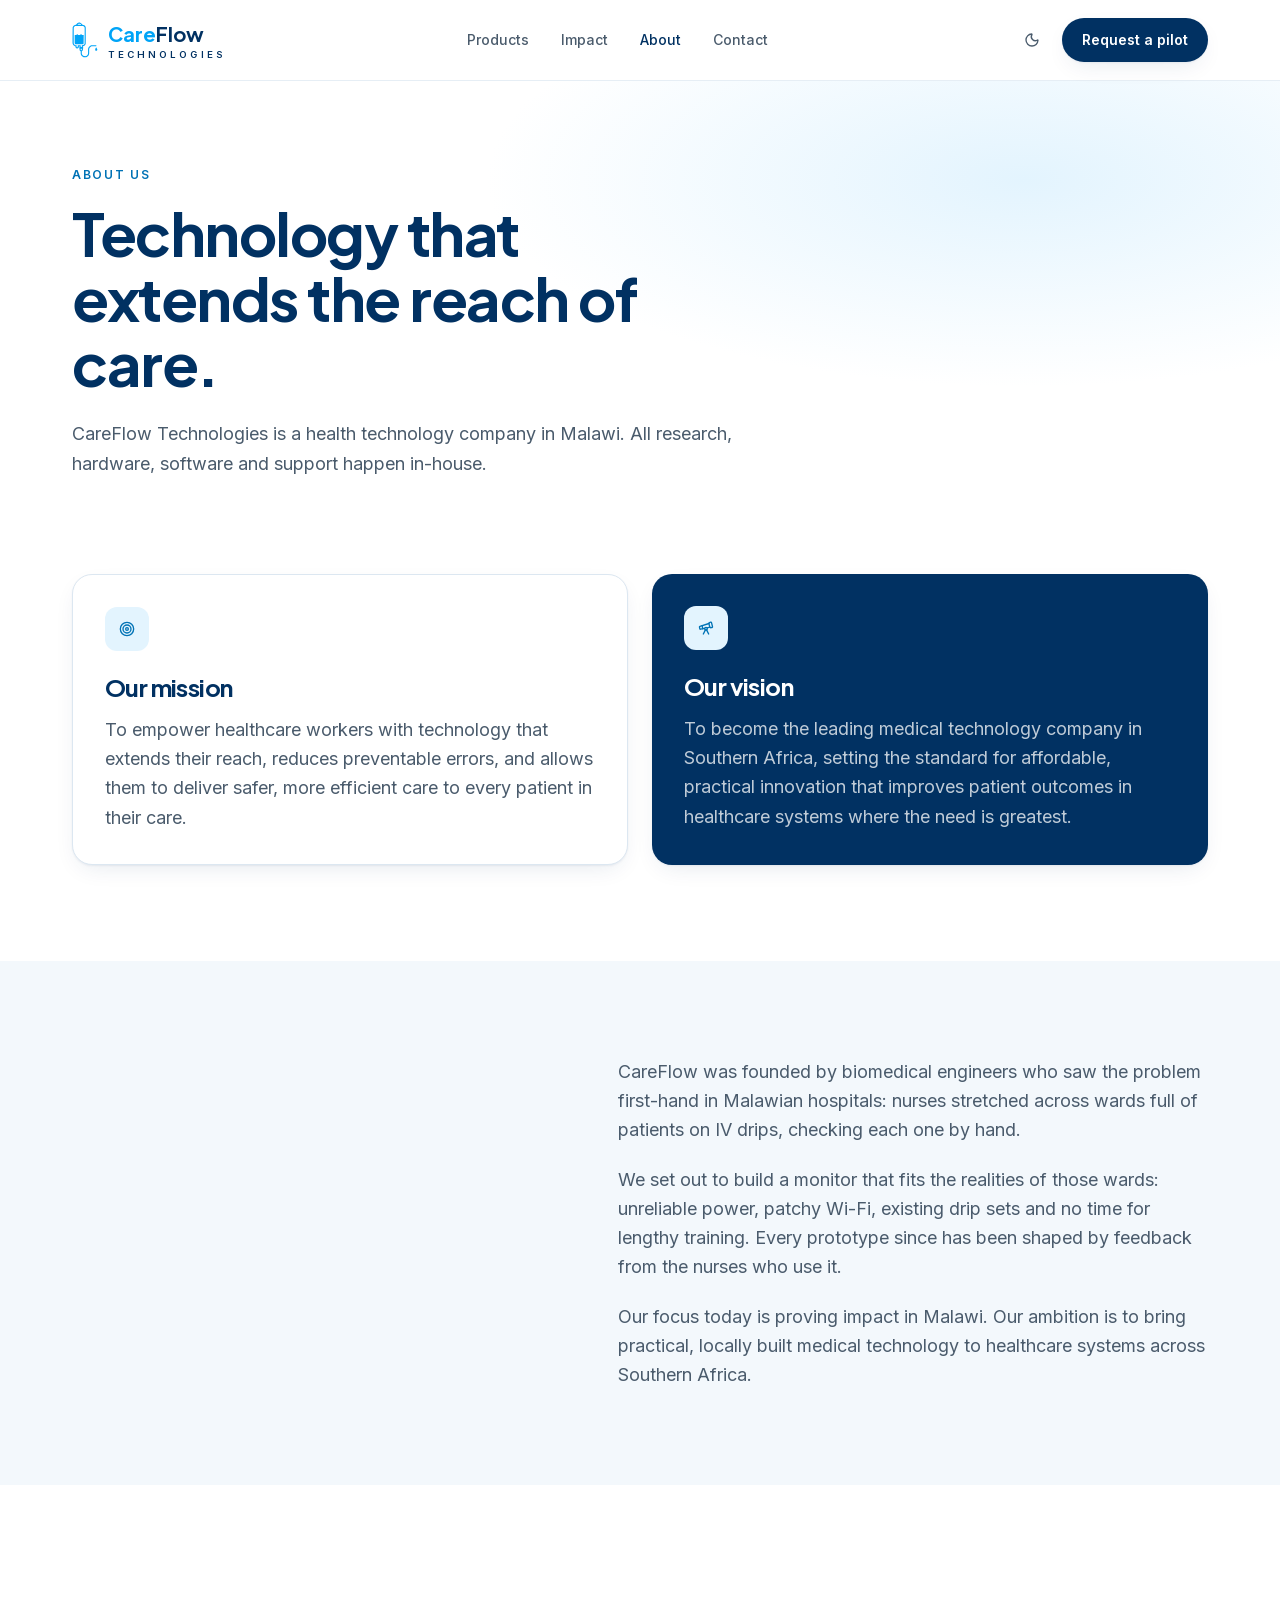
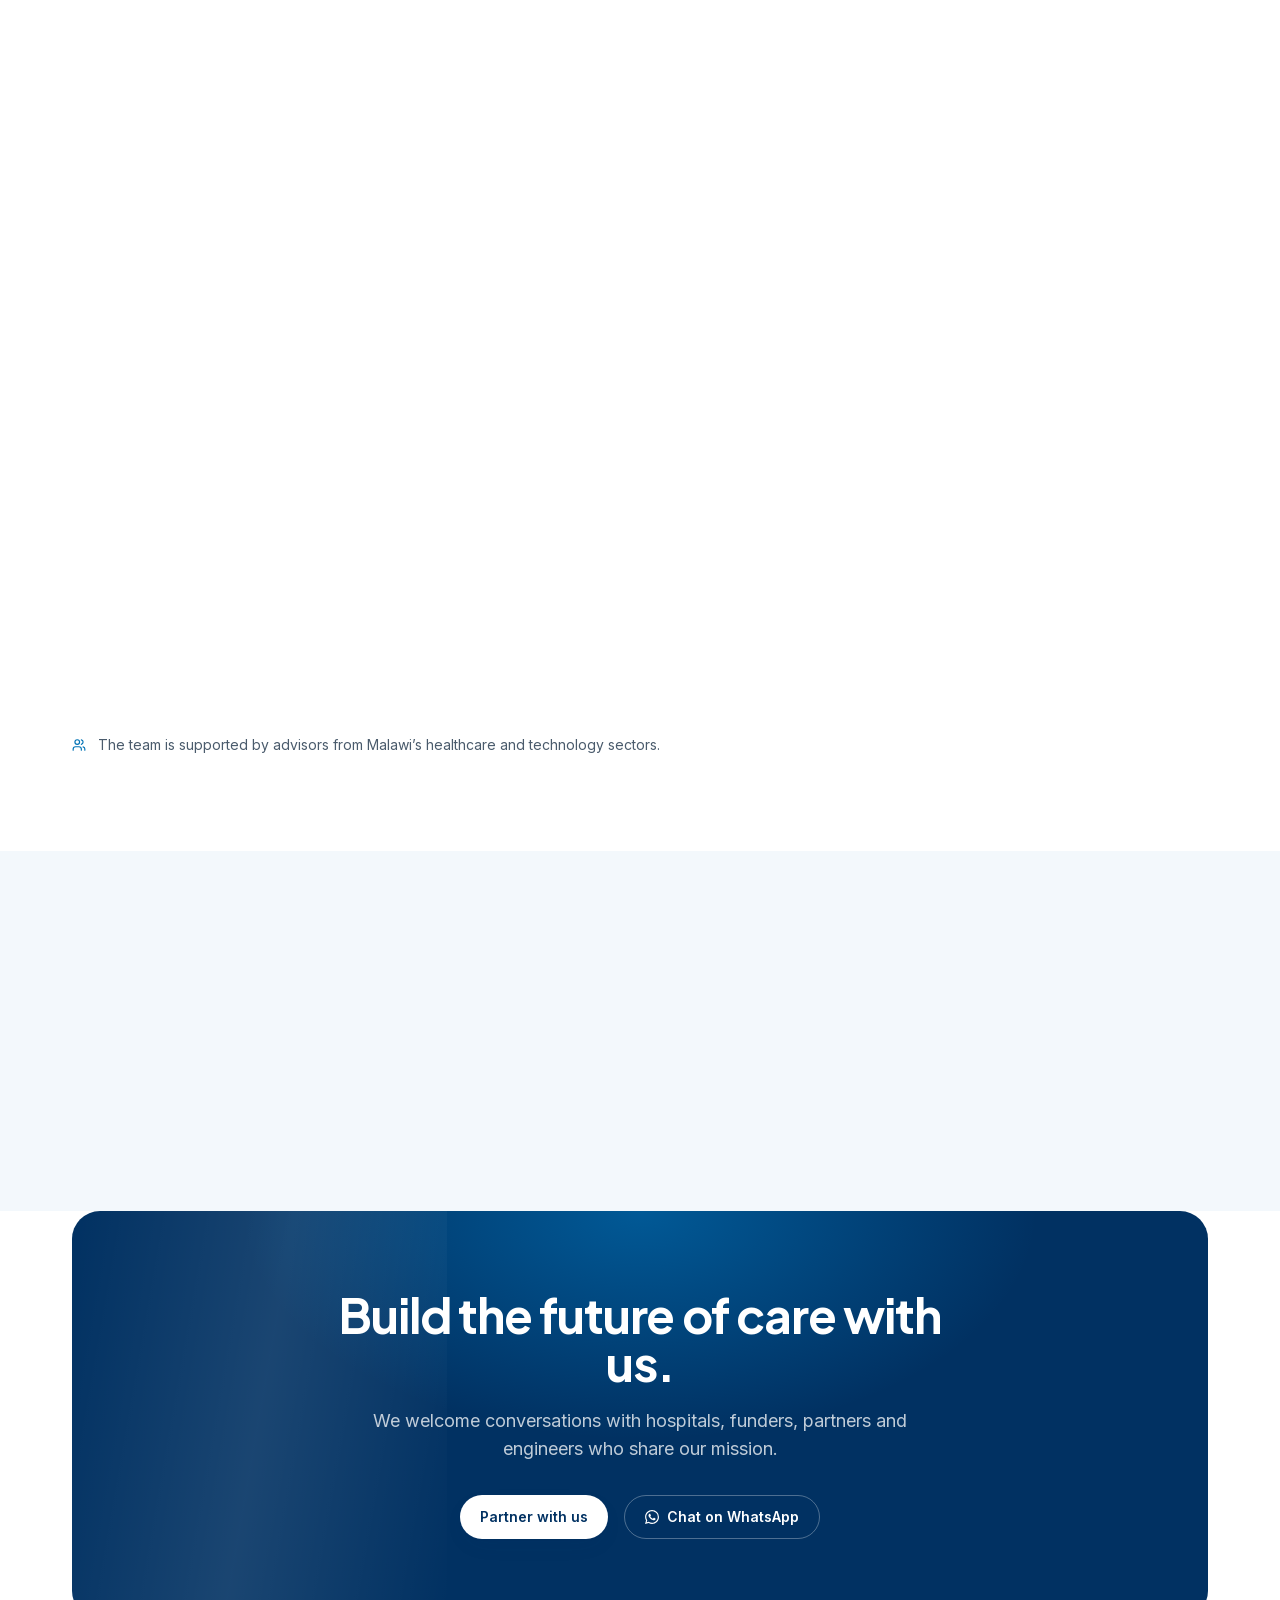
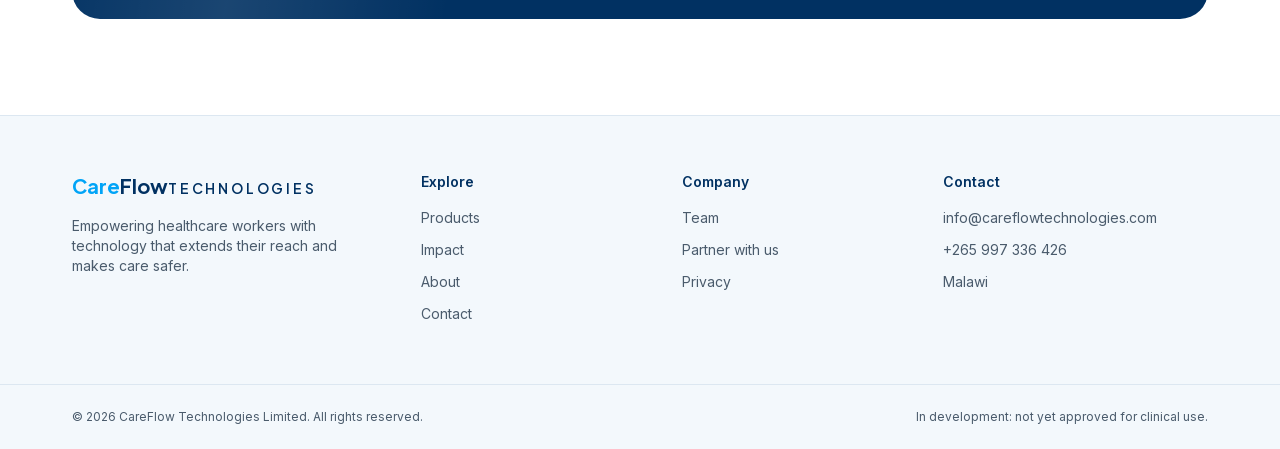
<file: about/index.html>
<!DOCTYPE html><html  lang="en"><head><meta charset="utf-8"><meta name="viewport" content="width=device-width, initial-scale=1"><title>About · CareFlow Technologies</title><script type="importmap">{"imports":{"#entry":"/_nuxt/DRQ7sZam.js"}}</script><script>document.documentElement.classList.add('js')</script><link rel="stylesheet" href="/_nuxt/entry.BHixLTxo.css" crossorigin><style>:where(.i-lucide\:menu){display:inline-block;width:1em;height:1em;background-color:currentColor;-webkit-mask-image:var(--svg);mask-image:var(--svg);-webkit-mask-repeat:no-repeat;mask-repeat:no-repeat;-webkit-mask-size:100% 100%;mask-size:100% 100%;--svg:url("data:image/svg+xml,%3Csvg xmlns='http://www.w3.org/2000/svg' viewBox='0 0 24 24' width='24' height='24'%3E%3Cpath fill='none' stroke='black' stroke-linecap='round' stroke-linejoin='round' stroke-width='2' d='M4 5h16M4 12h16M4 19h16'/%3E%3C/svg%3E")}:where(.i-lucide\:moon){display:inline-block;width:1em;height:1em;background-color:currentColor;-webkit-mask-image:var(--svg);mask-image:var(--svg);-webkit-mask-repeat:no-repeat;mask-repeat:no-repeat;-webkit-mask-size:100% 100%;mask-size:100% 100%;--svg:url("data:image/svg+xml,%3Csvg xmlns='http://www.w3.org/2000/svg' viewBox='0 0 24 24' width='24' height='24'%3E%3Cpath fill='none' stroke='black' stroke-linecap='round' stroke-linejoin='round' stroke-width='2' d='M20.985 12.486a9 9 0 1 1-9.473-9.472c.405-.022.617.46.402.803a6 6 0 0 0 8.268 8.268c.344-.215.825-.004.803.401'/%3E%3C/svg%3E")}:where(.i-lucide\:sun){display:inline-block;width:1em;height:1em;background-color:currentColor;-webkit-mask-image:var(--svg);mask-image:var(--svg);-webkit-mask-repeat:no-repeat;mask-repeat:no-repeat;-webkit-mask-size:100% 100%;mask-size:100% 100%;--svg:url("data:image/svg+xml,%3Csvg xmlns='http://www.w3.org/2000/svg' viewBox='0 0 24 24' width='24' height='24'%3E%3Cg fill='none' stroke='black' stroke-linecap='round' stroke-linejoin='round' stroke-width='2'%3E%3Ccircle cx='12' cy='12' r='4'/%3E%3Cpath d='M12 2v2m0 16v2M4.93 4.93l1.41 1.41m11.32 11.32l1.41 1.41M2 12h2m16 0h2M6.34 17.66l-1.41 1.41M19.07 4.93l-1.41 1.41'/%3E%3C/g%3E%3C/svg%3E")}:where(.i-lucide\:target){display:inline-block;width:1em;height:1em;background-color:currentColor;-webkit-mask-image:var(--svg);mask-image:var(--svg);-webkit-mask-repeat:no-repeat;mask-repeat:no-repeat;-webkit-mask-size:100% 100%;mask-size:100% 100%;--svg:url("data:image/svg+xml,%3Csvg xmlns='http://www.w3.org/2000/svg' viewBox='0 0 24 24' width='24' height='24'%3E%3Cg fill='none' stroke='black' stroke-linecap='round' stroke-linejoin='round' stroke-width='2'%3E%3Ccircle cx='12' cy='12' r='10'/%3E%3Ccircle cx='12' cy='12' r='6'/%3E%3Ccircle cx='12' cy='12' r='2'/%3E%3C/g%3E%3C/svg%3E")}:where(.i-lucide\:telescope){display:inline-block;width:1em;height:1em;background-color:currentColor;-webkit-mask-image:var(--svg);mask-image:var(--svg);-webkit-mask-repeat:no-repeat;mask-repeat:no-repeat;-webkit-mask-size:100% 100%;mask-size:100% 100%;--svg:url("data:image/svg+xml,%3Csvg xmlns='http://www.w3.org/2000/svg' viewBox='0 0 24 24' width='24' height='24'%3E%3Cg fill='none' stroke='black' stroke-linecap='round' stroke-linejoin='round' stroke-width='2'%3E%3Cpath d='m10.065 12.493l-6.18 1.318a.934.934 0 0 1-1.108-.702l-.537-2.15a1.07 1.07 0 0 1 .691-1.265l13.504-4.44m-2.875 6.493l4.332-.924M16 21l-3.105-6.21'/%3E%3Cpath d='M16.485 5.94a2 2 0 0 1 1.455-2.425l1.09-.272a1 1 0 0 1 1.212.727l1.515 6.06a1 1 0 0 1-.727 1.213l-1.09.272a2 2 0 0 1-2.425-1.455zM6.158 8.633l1.114 4.456M8 21l3.105-6.21'/%3E%3Ccircle cx='12' cy='13' r='2'/%3E%3C/g%3E%3C/svg%3E")}:where(.i-lucide\:users){display:inline-block;width:1em;height:1em;background-color:currentColor;-webkit-mask-image:var(--svg);mask-image:var(--svg);-webkit-mask-repeat:no-repeat;mask-repeat:no-repeat;-webkit-mask-size:100% 100%;mask-size:100% 100%;--svg:url("data:image/svg+xml,%3Csvg xmlns='http://www.w3.org/2000/svg' viewBox='0 0 24 24' width='24' height='24'%3E%3Cg fill='none' stroke='black' stroke-linecap='round' stroke-linejoin='round' stroke-width='2'%3E%3Cpath d='M16 21v-2a4 4 0 0 0-4-4H6a4 4 0 0 0-4 4v2M16 3.128a4 4 0 0 1 0 7.744M22 21v-2a4 4 0 0 0-3-3.87'/%3E%3Ccircle cx='9' cy='7' r='4'/%3E%3C/g%3E%3C/svg%3E")}:where(.i-simple-icons\:whatsapp){display:inline-block;width:1em;height:1em;background-color:currentColor;-webkit-mask-image:var(--svg);mask-image:var(--svg);-webkit-mask-repeat:no-repeat;mask-repeat:no-repeat;-webkit-mask-size:100% 100%;mask-size:100% 100%;--svg:url("data:image/svg+xml,%3Csvg xmlns='http://www.w3.org/2000/svg' viewBox='0 0 24 24' width='24' height='24'%3E%3Cpath fill='black' d='M17.472 14.382c-.297-.149-1.758-.867-2.03-.967c-.273-.099-.471-.148-.67.15c-.197.297-.767.966-.94 1.164c-.173.199-.347.223-.644.075c-.297-.15-1.255-.463-2.39-1.475c-.883-.788-1.48-1.761-1.653-2.059c-.173-.297-.018-.458.13-.606c.134-.133.298-.347.446-.52s.198-.298.298-.497c.099-.198.05-.371-.025-.52s-.669-1.612-.916-2.207c-.242-.579-.487-.5-.669-.51a13 13 0 0 0-.57-.01c-.198 0-.52.074-.792.372c-.272.297-1.04 1.016-1.04 2.479c0 1.462 1.065 2.875 1.213 3.074s2.096 3.2 5.077 4.487c.709.306 1.262.489 1.694.625c.712.227 1.36.195 1.871.118c.571-.085 1.758-.719 2.006-1.413s.248-1.289.173-1.413c-.074-.124-.272-.198-.57-.347m-5.421 7.403h-.004a9.87 9.87 0 0 1-5.031-1.378l-.361-.214l-3.741.982l.998-3.648l-.235-.374a9.86 9.86 0 0 1-1.51-5.26c.001-5.45 4.436-9.884 9.888-9.884c2.64 0 5.122 1.03 6.988 2.898a9.82 9.82 0 0 1 2.893 6.994c-.003 5.45-4.437 9.884-9.885 9.884m8.413-18.297A11.82 11.82 0 0 0 12.05 0C5.495 0 .16 5.335.157 11.892c0 2.096.547 4.142 1.588 5.945L.057 24l6.305-1.654a11.9 11.9 0 0 0 5.683 1.448h.005c6.554 0 11.89-5.335 11.893-11.893a11.82 11.82 0 0 0-3.48-8.413'/%3E%3C/svg%3E")}</style><link rel="preload" as="fetch" crossorigin="anonymous" href="/about/_payload.json?_b=0a03ac2b-12ef-45eb-927a-fb8623819912"><link rel="modulepreload" as="script" crossorigin href="/_nuxt/DRQ7sZam.js"><link rel="modulepreload" as="script" crossorigin href="/_nuxt/BdETwZT7.js"><link rel="modulepreload" as="script" crossorigin href="/_nuxt/DqLVaKEB.js"><link rel="modulepreload" as="script" crossorigin href="/_nuxt/DU6srnIH.js"><link rel="modulepreload" as="script" crossorigin href="/_nuxt/CrPhr7SD.js"><link rel="modulepreload" as="script" crossorigin href="/_nuxt/DSfu4XF5.js"><link rel="modulepreload" as="script" crossorigin href="/_nuxt/0gzi3ang.js"><link rel="modulepreload" as="script" crossorigin href="/_nuxt/BXYJqxxn.js"><link rel="modulepreload" as="script" crossorigin href="/_nuxt/CWbw4GeF.js"><link rel="modulepreload" as="script" crossorigin href="/_nuxt/LO_KaAqq.js"><link rel="modulepreload" as="script" crossorigin href="/_nuxt/CNZLjkIs.js"><link rel="modulepreload" as="script" crossorigin href="/_nuxt/B4XLFbwF.js"><link rel="modulepreload" as="script" crossorigin href="/_nuxt/DDyF1s2E.js"><script type="module" src="/_nuxt/DRQ7sZam.js" crossorigin></script><link rel="icon" type="image/svg+xml" href="/favicon.svg"><link rel="icon" type="image/png" sizes="32x32" href="/favicon-32.png"><link rel="icon" href="/favicon.ico" sizes="48x48"><link rel="apple-touch-icon" href="/apple-touch-icon.png"><script type="application/ld+json">{"@context":"https://schema.org","@graph":[{"@type":"Organization","@id":"https://careflowtechnologies.com/#organization","name":"CareFlow Technologies","legalName":"CareFlow Technologies Limited","url":"https://careflowtechnologies.com/","logo":"https://careflowtechnologies.com/icon-512.png","email":"info@careflowtechnologies.com","telephone":"+265 997 336 426","address":{"@type":"PostalAddress","addressCountry":"MW"}},{"@type":"WebSite","@id":"https://careflowtechnologies.com/#website","name":"CareFlow Technologies","alternateName":"CareFlow","url":"https://careflowtechnologies.com/"}]}</script><meta name="description" content="CareFlow Technologies is a Malawian health technology company founded by biomedical engineers, building practical medical devices for the wards that need them most."><meta property="og:title" content="About"><meta property="og:description" content="CareFlow Technologies is a Malawian health technology company founded by biomedical engineers, building practical medical devices for the wards that need them most."><meta property="og:image" content="https://careflowtechnologies.com/og.png"><meta property="og:url" content="https://careflowtechnologies.com/about/"><meta name="twitter:card" content="summary_large_image"><link rel="canonical" href="https://careflowtechnologies.com/about/"><script>"use strict";(()=>{const o=window,e=document.documentElement,c=["dark","light"],s=getStorageValue("localStorage","nuxt-color-mode")||"system";let r=s==="system"?f():s;const l=e.getAttribute("data-color-mode-forced");l&&(r=l),i(r),o["__NUXT_COLOR_MODE__"]={preference:s,value:r,getColorScheme:f,addColorScheme:i,removeColorScheme:d};function i(t){const a=""+t+"",n="";e.classList?e.classList.add(a):e.className+=" "+a,n&&e.setAttribute("data-"+n,t)}function d(t){const a=""+t+"",n="";e.classList?e.classList.remove(a):e.className=e.className.replace(new RegExp(a,"g"),""),n&&e.removeAttribute("data-"+n)}function u(t){return o.matchMedia("(prefers-color-scheme"+t+")")}function f(){if(o.matchMedia&&u("").media!=="not all"){for(const t of c)if(u(":"+t).matches)return t}return"light"}})();function getStorageValue(o,e){switch(o){case"localStorage":try{return window.localStorage.getItem(e)}catch{return null}case"sessionStorage":try{return window.sessionStorage.getItem(e)}catch{return null}case"cookie":try{return getCookie(e)}catch{return null}default:return null}}function getCookie(o){const c=("; "+window.document.cookie).split("; "+o+"=");if(c.length===2){const s=c.pop();return s?s.split(";").shift():null}}</script><style>@font-face{font-family:Plus Jakarta Sans;src:local(Plus Jakarta Sans Variable Italic),url(/_nuxt/fonts/h0AUkCfyfKyBKdwa_skvQ6DbDtFXLQ_Yy4xUirju9S4-jpeLu7eQ1_3PRT8dJ3oF3lAbnW0HnzvGEAmj9traCno.woff2)format("woff2");font-display:swap;unicode-range:U+460-52F,U+1C80-1C8A,U+20B4,U+2DE0-2DFF,U+A640-A69F,U+FE2E-FE2F;font-weight:400 700;font-style:italic}@font-face{font-family:Plus Jakarta Sans Fallback\: Segoe UI;src:local(Segoe UI);size-adjust:105.558%;ascent-override:98.3348%;descent-override:21.0311%;line-gap-override:0%}@font-face{font-family:Plus Jakarta Sans Fallback\: Helvetica Neue;src:local(Helvetica Neue);size-adjust:104%;ascent-override:99.8077%;descent-override:21.3462%;line-gap-override:0%}@font-face{font-family:Plus Jakarta Sans Fallback\: Arial;src:local(Arial);size-adjust:104.98%;ascent-override:98.8763%;descent-override:21.147%;line-gap-override:0%}@font-face{font-family:Plus Jakarta Sans Fallback\: Noto Sans;src:local(Noto Sans);size-adjust:98.7342%;ascent-override:105.131%;descent-override:22.4846%;line-gap-override:0%}@font-face{font-family:Plus Jakarta Sans;src:local(Plus Jakarta Sans Variable Italic),url(/_nuxt/fonts/EHhMPTZxs1DLFoSCpTpJi7S22G4OhYT8lewk_1xckC8-E9n0RhQShoqM5fLUT_RXtS4T2p_LAiIOBCwztLaRQuE.woff2)format("woff2");font-display:swap;unicode-range:U+102-103,U+110-111,U+128-129,U+168-169,U+1A0-1A1,U+1AF-1B0,U+300-301,U+303-304,U+308-309,U+323,U+329,U+1EA0-1EF9,U+20AB;font-weight:400 700;font-style:italic}@font-face{font-family:Plus Jakarta Sans;src:local(Plus Jakarta Sans Variable Italic),url(/_nuxt/fonts/MDwTfPBLLkOaYY6Syn3fT929XleGt5GMJv6uGhPZd0I-vv5nfMCKpC4Hg3_nmx6d4CQNZ3DqashpQcpoaoxsiuI.woff2)format("woff2");font-display:swap;unicode-range:U+100-2BA,U+2BD-2C5,U+2C7-2CC,U+2CE-2D7,U+2DD-2FF,U+304,U+308,U+329,U+1D00-1DBF,U+1E00-1E9F,U+1EF2-1EFF,U+2020,U+20A0-20AB,U+20AD-20C4,U+2113,U+2C60-2C7F,U+A720-A7FF;font-weight:400 700;font-style:italic}@font-face{font-family:Plus Jakarta Sans;src:local(Plus Jakarta Sans Variable Italic),url(/_nuxt/fonts/vFd0fmDQQ6dUNFYjwFyhfNYWu-rKrxD3zqwr7yfeIbc-0u56STp_ypV_wck1PaUooNhuP_s4aEQjZEEXgQsB7o4.woff2)format("woff2");font-display:swap;unicode-range:U+??,U+131,U+152-153,U+2BB-2BC,U+2C6,U+2DA,U+2DC,U+304,U+308,U+329,U+2000-206F,U+20AC,U+2122,U+2191,U+2193,U+2212,U+2215,U+FEFF,U+FFFD;font-weight:400 700;font-style:italic}@font-face{font-family:Plus Jakarta Sans;src:local(Plus Jakarta Sans Variable),url(/_nuxt/fonts/5IgvIzWAveoNXlQFVm-aWM8yNj5ha56cFNya7Z9Q_YE-FK1AhkTx9rn_wGOIv9D38I9BXDJWXSSVmaZRw4bsXHg.woff2)format("woff2");font-display:swap;unicode-range:U+460-52F,U+1C80-1C8A,U+20B4,U+2DE0-2DFF,U+A640-A69F,U+FE2E-FE2F;font-weight:400 700;font-style:normal}@font-face{font-family:Plus Jakarta Sans;src:local(Plus Jakarta Sans Variable),url(/_nuxt/fonts/LlkRNqpUXT184ITHz2ImBS70pPRrIYbBYm5lnR5T2hQ-QqfHOS8AuhvxUBWI2_o7dfCfV6sgPgo8fKatOL_oXaU.woff2)format("woff2");font-display:swap;unicode-range:U+102-103,U+110-111,U+128-129,U+168-169,U+1A0-1A1,U+1AF-1B0,U+300-301,U+303-304,U+308-309,U+323,U+329,U+1EA0-1EF9,U+20AB;font-weight:400 700;font-style:normal}@font-face{font-family:Plus Jakarta Sans;src:local(Plus Jakarta Sans Variable),url(/_nuxt/fonts/Z1Hxuez7RsZqYWJcXrjljtVt8dWJe-fB47SF0b3XCbM-bY_e0N33vFDEeRepazCWL6rGkfqt27UyV0RXQUhhydE.woff2)format("woff2");font-display:swap;unicode-range:U+100-2BA,U+2BD-2C5,U+2C7-2CC,U+2CE-2D7,U+2DD-2FF,U+304,U+308,U+329,U+1D00-1DBF,U+1E00-1E9F,U+1EF2-1EFF,U+2020,U+20A0-20AB,U+20AD-20C4,U+2113,U+2C60-2C7F,U+A720-A7FF;font-weight:400 700;font-style:normal}@font-face{font-family:Plus Jakarta Sans;src:local(Plus Jakarta Sans Variable),url(/_nuxt/fonts/N6a464ONG6G2QwvXkRQxmkb6Upu53F9VINRl-UICiPU-5A74LG92j2E8ztd62HTHyuecPyMCJzc74dIf2kdcJmE.woff2)format("woff2");font-display:swap;unicode-range:U+??,U+131,U+152-153,U+2BB-2BC,U+2C6,U+2DA,U+2DC,U+304,U+308,U+329,U+2000-206F,U+20AC,U+2122,U+2191,U+2193,U+2212,U+2215,U+FEFF,U+FFFD;font-weight:400 700;font-style:normal}@font-face{font-family:Inter;src:local(Inter Variable Italic),url(/_nuxt/fonts/DYJdeJPtCBIYWgA5cyxBmly7l27Wj1oQp4mFkXDxvIs-DPFPVSnB8cId8pOwgvRNA2TCO2OWamyoeCtk437Sapc.woff2)format("woff2");font-display:swap;unicode-range:U+460-52F,U+1C80-1C8A,U+20B4,U+2DE0-2DFF,U+A640-A69F,U+FE2E-FE2F;font-weight:400 700;font-style:italic}@font-face{font-family:Inter Fallback\: Segoe UI;src:local(Segoe UI);size-adjust:107.709%;ascent-override:89.9412%;descent-override:22.3946%;line-gap-override:0%}@font-face{font-family:Inter Fallback\: Helvetica Neue;src:local(Helvetica Neue);size-adjust:106.12%;ascent-override:91.2883%;descent-override:22.7301%;line-gap-override:0%}@font-face{font-family:Inter Fallback\: Arial;src:local(Arial);size-adjust:107.119%;ascent-override:90.4365%;descent-override:22.518%;line-gap-override:0%}@font-face{font-family:Inter Fallback\: Noto Sans;src:local(Noto Sans);size-adjust:100.747%;ascent-override:96.1571%;descent-override:23.9423%;line-gap-override:0%}@font-face{font-family:Inter;src:local(Inter Variable Italic),url(/_nuxt/fonts/QpJYL2mwM_fWcwdT8T92e3Zj7wNrhqhFzZMwIpW9Yhk-XgOijeIybntTr80kfTNzJ_MAYXALsEz4LGK8FlCLUMQ.woff2)format("woff2");font-display:swap;unicode-range:U+301,U+400-45F,U+490-491,U+4B0-4B1,U+2116;font-weight:400 700;font-style:italic}@font-face{font-family:Inter;src:local(Inter Variable Italic),url(/_nuxt/fonts/nRO08svVDfHK2I6XQv8acbCwVYFPI-lNFmbTO_Ato-U-leG_hYlPLJBni6ljwuquGygDJ11Q9JovV7X4etSwPIs.woff2)format("woff2");font-display:swap;unicode-range:U+1F??;font-weight:400 700;font-style:italic}@font-face{font-family:Inter;src:local(Inter Variable Italic),url(/_nuxt/fonts/DyoSP_ZB-sZ6jdZm0DNNNAZlak-n8B55ylByyLLv58Y-LDxnRyFE6SL_0xO8Ook5rXOokOEsSmBy44omeJ02DT4.woff2)format("woff2");font-display:swap;unicode-range:U+370-377,U+37A-37F,U+384-38A,U+38C,U+38E-3A1,U+3A3-3FF;font-weight:400 700;font-style:italic}@font-face{font-family:Inter;src:local(Inter Variable Italic),url(/_nuxt/fonts/xiWtFoOGVpxz2O8rJiJmkaO17BlbbGGm_obdnXH3FNs-8YIR4ZfCCs9oJJ4E1XpjqOJwDB0_yPAN4AMVgQAVTKs.woff2)format("woff2");font-display:swap;unicode-range:U+102-103,U+110-111,U+128-129,U+168-169,U+1A0-1A1,U+1AF-1B0,U+300-301,U+303-304,U+308-309,U+323,U+329,U+1EA0-1EF9,U+20AB;font-weight:400 700;font-style:italic}@font-face{font-family:Inter;src:local(Inter Variable Italic),url(/_nuxt/fonts/okGTeHOzA93WHhiHQhh2kiQFJ8jP7Rs_J1FR3XblyKk-bIMLl2bdqTiV6xWjXZLjoJYX4UhZc8AFIlYM7Hc12TM.woff2)format("woff2");font-display:swap;unicode-range:U+100-2BA,U+2BD-2C5,U+2C7-2CC,U+2CE-2D7,U+2DD-2FF,U+304,U+308,U+329,U+1D00-1DBF,U+1E00-1E9F,U+1EF2-1EFF,U+2020,U+20A0-20AB,U+20AD-20C4,U+2113,U+2C60-2C7F,U+A720-A7FF;font-weight:400 700;font-style:italic}@font-face{font-family:Inter;src:local(Inter Variable Italic),url(/_nuxt/fonts/shQVi3meleYLIUqZP9-ZwNpu1UG0BrC8W1a0_vPu1vM-WIRtv4uldWqfFM5rfsEDcWL99nKboOnkZoW_g2Ev8Uk.woff2)format("woff2");font-display:swap;unicode-range:U+??,U+131,U+152-153,U+2BB-2BC,U+2C6,U+2DA,U+2DC,U+304,U+308,U+329,U+2000-206F,U+20AC,U+2122,U+2191,U+2193,U+2212,U+2215,U+FEFF,U+FFFD;font-weight:400 700;font-style:italic}@font-face{font-family:Inter;src:local(Inter Variable),url(/_nuxt/fonts/95LF05ynkR2iited5vKC3ML7Mt4iflufgyYJQAK9nF4-NZaZZt6E_IGCSpI3DA35nDyNvesPNS4QNP7XC2pYBYE.woff2)format("woff2");font-display:swap;unicode-range:U+460-52F,U+1C80-1C8A,U+20B4,U+2DE0-2DFF,U+A640-A69F,U+FE2E-FE2F;font-weight:400 700;font-style:normal}@font-face{font-family:Inter;src:local(Inter Variable),url(/_nuxt/fonts/rKlr2fNB2-iyJhDGh3GjbB7U7xF6BMr1eV-ngyy8udQ-JfckSRSkmknXCHp5oZLIYR_jNB6MzYb7ifA6hU4lk2o.woff2)format("woff2");font-display:swap;unicode-range:U+301,U+400-45F,U+490-491,U+4B0-4B1,U+2116;font-weight:400 700;font-style:normal}@font-face{font-family:Inter;src:local(Inter Variable),url(/_nuxt/fonts/Nah9koTOFvXUREZWfV7DH4zgASpXCzPkz6Tn28ZWLF8-BPqOaS9b32mrF_JERGBi9aAWCHVMBVP2cgIrQCresgU.woff2)format("woff2");font-display:swap;unicode-range:U+1F??;font-weight:400 700;font-style:normal}@font-face{font-family:Inter;src:local(Inter Variable),url(/_nuxt/fonts/6yQlgZNOH42hUtIIIHjZiNFc1WmiHD7IpV78HkewQzs-Qk_1yENQUazQQ0tP2ZD16gLhgnkqQqP7MhASnXvWtqQ.woff2)format("woff2");font-display:swap;unicode-range:U+370-377,U+37A-37F,U+384-38A,U+38C,U+38E-3A1,U+3A3-3FF;font-weight:400 700;font-style:normal}@font-face{font-family:Inter;src:local(Inter Variable),url(/_nuxt/fonts/k3YRPyaHq8R9a3gxNSuQ3W_8hdDfEx-SbAtGnVOYnHY-fVFZzzariE_Uq-dTHevDSbvLurnlJRTddHpakm9Ws1w.woff2)format("woff2");font-display:swap;unicode-range:U+102-103,U+110-111,U+128-129,U+168-169,U+1A0-1A1,U+1AF-1B0,U+300-301,U+303-304,U+308-309,U+323,U+329,U+1EA0-1EF9,U+20AB;font-weight:400 700;font-style:normal}@font-face{font-family:Inter;src:local(Inter Variable),url(/_nuxt/fonts/der4-T0bORlPDyrpWSOU_0VRetbtC4vnusni_kWmK7Q-GXB5hylV4plFt0WDHf1wY5BRE9_7uLFvbkkQKAdfTP0.woff2)format("woff2");font-display:swap;unicode-range:U+100-2BA,U+2BD-2C5,U+2C7-2CC,U+2CE-2D7,U+2DD-2FF,U+304,U+308,U+329,U+1D00-1DBF,U+1E00-1E9F,U+1EF2-1EFF,U+2020,U+20A0-20AB,U+20AD-20C4,U+2113,U+2C60-2C7F,U+A720-A7FF;font-weight:400 700;font-style:normal}@font-face{font-family:Inter;src:local(Inter Variable),url(/_nuxt/fonts/23mtYSzxPVyLoxLNpoXveb5p0hEC2MbGLOudqhNuXQQ-sHyjhRga9hvdq4tAx7_wIeBFh1sLJ_E5PRwGnzrqxWs.woff2)format("woff2");font-display:swap;unicode-range:U+??,U+131,U+152-153,U+2BB-2BC,U+2C6,U+2DA,U+2DC,U+304,U+308,U+329,U+2000-206F,U+20AC,U+2122,U+2191,U+2193,U+2212,U+2215,U+FEFF,U+FFFD;font-weight:400 700;font-style:normal}</style></head><body><div id="__nuxt"><!--[--><div></div><div class="flex min-h-dvh flex-col"><a href="#main" class="bg-primary text-primary-ink sr-only z-50 rounded-full px-5 py-3 text-sm font-semibold focus:not-sr-only focus:fixed focus:top-3 focus:left-3">Skip to content</a><!--[--><div class="pointer-events-none absolute top-0 left-0 h-px w-px" aria-hidden="true"></div><header class="border-border/70 bg-bg/85 sticky top-0 z-30 border-b backdrop-blur transition-shadow"><div class="container-x flex h-16 items-center justify-between lg:h-20"><a href="/" class="flex items-center gap-2.5" aria-label="CareFlow Technologies home"><svg xmlns="http://www.w3.org/2000/svg" viewbox="28 3 850 1180" class="h-9 w-auto" role="img" aria-label="CareFlow Technologies"><path d="M246 25C245 25 242 26 241 26C239 26 237 27 234 28C232 28 230 29 230 29C230 28 228 29 227 29C224 31 213 36 212 36C212 36 209 38 205 41C195 47 178 64 172 74C166 83 166 84 162 92C161 94 160 96 159 97C158 97 154 97 149 97C143 97 139 97 136 98C134 99 131 100 129 100C128 100 126 100 126 101C125 102 124 102 122 102C121 102 119 102 118 103C117 104 113 106 108 108C101 111 88 120 80 127C75 132 63 149 58 158C58 160 56 162 56 163C55 164 55 166 55 166C55 167 54 169 53 170C52 172 52 173 52 174C53 174 52 176 52 177C51 178 50 182 50 186C48 193 48 701 49 710C50 713 50 716 51 718C51 719 52 722 54 726C56 732 56 732 60 740C68 757 84 775 100 785C103 786 110 790 114 792C116 792 119 793 120 794C124 796 130 797 135 798C138 798 140 799 140 800C141 802 142 808 142 815C142 823 142 829 143 830C144 832 146 836 148 840C151 847 163 860 170 863C172 864 174 866 176 867C177 867 178 868 179 868C179 867 181 868 182 868C184 870 210 871 213 869C214 868 217 867 219 866C232 861 243 849 249 836C252 830 252 827 253 813L254 802L264 801C269 801 274 801 274 801C275 801 275 808 275 816L275 831L272 835C268 840 264 848 264 852C264 854 266 860 267 864C268 865 270 868 272 870L274 873L275 896C276 918 277 927 279 929C280 930 280 931 280 932C280 936 295 955 300 957C302 958 305 959 308 961L312 964L313 1004C313 1032 314 1046 315 1048C316 1050 316 1053 316 1055C316 1056 316 1058 317 1058C318 1059 318 1061 318 1062C318 1064 318 1066 319 1066C320 1067 320 1068 320 1069C320 1070 320 1072 321 1073C322 1074 324 1078 325 1082C330 1092 335 1100 338 1105C343 1112 363 1132 366 1134C367 1134 369 1136 370 1137C373 1139 380 1143 382 1144C383 1145 386 1146 388 1148C391 1150 394 1151 395 1152C397 1152 400 1154 404 1155C405 1156 408 1156 409 1157C410 1157 412 1158 412 1158C413 1159 415 1159 417 1159C418 1159 420 1159 420 1160C422 1162 467 1163 478 1161C482 1160 486 1160 488 1159C490 1159 492 1158 493 1158C493 1157 494 1157 495 1157C496 1157 498 1156 500 1156C502 1155 505 1154 507 1153C509 1152 512 1151 513 1150C514 1150 516 1148 518 1148C518 1147 523 1144 526 1142C542 1132 551 1125 562 1111C565 1107 573 1095 576 1090C576 1089 577 1088 577 1088C578 1088 578 1087 578 1087C578 1086 579 1083 580 1080C582 1078 583 1075 583 1074C583 1073 584 1072 584 1072C585 1071 585 1070 585 1068C585 1066 586 1065 586 1064C587 1064 587 1062 587 1061C587 1059 588 1057 588 1056C591 1051 591 1039 592 964C592 921 593 886 594 883C595 878 597 871 598 869C599 868 600 865 600 863C602 859 604 855 609 846C616 835 634 818 644 813C646 812 647 812 648 811C649 811 651 810 652 809C653 809 656 808 657 807C671 802 671 802 744 801C817 800 817 800 822 795C831 786 831 776 823 768C819 763 820 763 745 763C683 763 673 763 670 764C668 765 664 766 663 766C661 766 659 766 659 767C658 767 657 768 655 768C653 769 650 770 644 772C636 775 620 784 615 787C596 802 580 820 572 835C570 839 568 842 568 843C567 843 567 844 567 845C567 845 566 848 564 851C563 854 562 857 562 858C562 859 562 860 561 860C560 861 560 863 560 864C560 866 559 868 559 870C558 871 557 874 556 877C556 880 555 917 555 959C555 1004 554 1038 553 1042C551 1052 550 1056 549 1057C548 1058 548 1059 548 1060C548 1062 542 1075 540 1077C539 1078 538 1079 538 1080C538 1080 537 1082 536 1082C535 1084 534 1085 534 1085C534 1088 518 1103 510 1108C501 1114 489 1120 489 1120C489 1119 488 1120 487 1120C483 1122 476 1124 460 1126C451 1127 427 1124 420 1121C403 1114 392 1107 381 1097C371 1087 366 1080 361 1069C356 1060 355 1056 355 1054C355 1053 354 1052 354 1051C352 1049 351 1038 350 1001C350 965 350 963 352 962C364 958 378 944 383 932C384 930 385 928 385 926C386 925 386 915 387 901C387 888 387 877 388 876C388 874 390 872 391 870C399 861 400 850 395 840C393 837 390 833 389 831C386 828 386 827 386 814C387 798 386 799 398 797C401 796 405 795 406 794C408 794 412 792 416 791C419 790 423 788 425 786C427 785 429 784 430 784C430 784 432 783 432 782C434 781 435 780 436 780C438 780 457 760 463 751C466 746 469 742 469 741C469 741 470 740 470 739C471 738 472 736 473 733C474 730 475 728 475 728C475 727 476 725 476 723C477 721 478 717 478 714C479 709 480 648 479 448C479 305 479 186 479 183C478 180 477 177 477 176C476 176 476 175 476 174C476 171 475 168 470 158C466 149 465 148 458 138C454 132 436 116 430 112C428 112 424 110 421 108C417 106 413 104 412 104C411 104 410 104 410 103C409 102 408 102 406 102C405 102 404 102 404 101C403 100 401 100 400 100C398 100 395 99 393 98C390 98 386 97 380 97C372 97 370 97 369 95C368 94 367 93 367 93C367 92 362 82 361 80C360 78 358 76 357 73C350 63 334 46 324 41C315 36 300 29 297 28C296 28 294 28 292 27C284 24 279 24 264 23C252 23 248 24 246 25zM279 62C298 67 311 75 323 90C329 98 333 97 266 97C233 97 206 97 205 97C205 97 204 97 204 96C203 94 206 89 213 82C220 75 234 66 237 66C238 66 240 65 242 64C243 64 246 63 247 63C248 63 250 62 251 62C253 61 273 61 279 62zM387 135C401 139 414 146 424 157C429 162 437 173 437 175C437 176 437 177 438 178C440 182 442 188 443 192C444 200 444 698 442 705C439 720 433 732 421 743C414 749 403 757 401 756C401 756 400 757 398 758C397 758 395 759 394 759C393 759 391 759 390 760C389 761 381 762 364 763C352 763 350 763 350 765C349 766 349 780 349 796L350 824L331 824L313 824L313 794L312 764L266 763C239 763 218 763 217 763C216 764 216 771 216 791C216 821 216 821 209 828C201 836 188 834 182 824L179 820L179 791L179 763L165 763C143 762 136 760 124 754C118 752 114 749 108 743C100 734 97 732 92 722C89 716 89 714 87 705C85 698 85 203 86 193C87 189 88 186 88 185C89 185 89 184 89 183C89 178 101 158 108 153C115 147 121 143 126 141C128 140 132 138 133 137C135 137 137 136 139 136C140 136 142 136 143 135C145 134 381 134 387 135zM349 881C349 882 350 899 349 914C349 920 343 926 336 928C331 930 330 930 326 928C321 926 318 923 315 918C313 914 313 911 313 898C313 887 313 882 314 880C315 879 318 879 332 879C346 879 348 879 349 881zM192 410C190 412 186 414 185 416C183 418 181 419 180 419C180 419 178 420 177 421C176 422 173 424 171 425C169 426 167 428 166 428C165 429 163 429 162 429C161 429 160 429 160 430C159 431 149 432 142 432C138 432 128 431 122 429C119 429 117 428 117 428C116 429 117 703 118 705C118 706 119 708 120 710C122 714 126 719 129 722C134 726 140 729 142 729C143 729 144 730 146 730C147 732 163 732 264 732C345 732 381 732 382 731C383 730 385 730 386 730C389 729 398 724 402 720C405 717 407 714 411 705C412 703 412 428 412 427C411 427 410 427 410 428C407 430 394 432 386 432C372 432 360 428 348 419C336 410 332 408 325 408C319 408 316 409 310 414C300 421 291 427 290 427C289 427 288 427 288 428C285 430 272 432 264 432C257 432 247 431 246 430C246 429 245 429 244 429C241 429 230 423 223 417C221 415 218 413 217 412C216 412 215 411 215 411C215 410 214 410 213 410C212 410 211 410 210 409C210 408 207 408 203 408C198 408 195 409 192 410zM818 842C816 845 814 848 814 848C814 849 811 854 808 858C802 867 798 874 796 879C796 880 795 883 794 884C792 888 791 894 790 900C790 902 789 906 788 909C787 916 790 927 796 935C800 942 811 947 821 948C827 948 828 948 838 943C843 942 851 933 853 928C855 923 858 914 858 911C858 908 855 894 854 892C853 891 853 889 853 888C853 887 851 882 844 869C843 865 839 859 836 856C834 852 830 847 827 843C825 840 823 837 823 837C822 837 820 839 818 842z" fill="var(--sky)"></path><!----></svg><span class="leading-none" aria-hidden="true" data-wordmark><span class="font-display block text-xl font-bold"><span class="text-sky">Care</span><span class="text-navy">Flow</span></span><span class="text-navy mt-0.5 block text-[0.6rem] font-semibold tracking-[0.32em]"> TECHNOLOGIES </span></span></a><nav class="text-ink-muted hidden items-center gap-6 text-sm font-medium md:flex lg:gap-8" aria-label="Main"><!--[--><a href="/products/iv-drip-monitor/" class="hover:text-navy transition">Products</a><a href="/impact/" class="hover:text-navy transition">Impact</a><a aria-current="page" href="/about/" class="text-navy router-link-exact-active hover:text-navy transition">About</a><a href="/contact/" class="hover:text-navy transition">Contact</a><!--]--></nav><div class="flex items-center gap-2"><button type="button" class="text-ink-muted hover:bg-surface-muted hover:text-navy grid size-11 place-items-center rounded-full transition" aria-label="Toggle dark mode"><span class="flex dark:hidden"><span class="iconify i-lucide:moon size-5" aria-hidden="true" style=""></span></span><span class="hidden dark:flex"><span class="iconify i-lucide:sun size-5" aria-hidden="true" style=""></span></span></button><a href="/contact/?type=hospital" class="btn-primary group hidden sm:inline-flex" data-umami-event="cta-pilot"><!--[-->Request a pilot<!--]--></a><div class="md:hidden"><button type="button" class="text-navy hover:bg-surface-muted grid size-11 place-items-center rounded-full" aria-label="Open menu" aria-expanded="false" aria-controls="mobile-nav"><span class="iconify i-lucide:menu size-6" aria-hidden="true" style=""></span></button><nav id="mobile-nav" class="border-border bg-bg shadow-soft absolute inset-x-0 top-full border-b" aria-label="Main" style="display:none;"><ul class="container-x flex flex-col py-3"><!--[--><li><a href="/products/iv-drip-monitor/" class="border-border/70 text-ink-muted flex min-h-12 items-center border-b font-medium">Products</a></li><li><a href="/impact/" class="border-border/70 text-ink-muted flex min-h-12 items-center border-b font-medium">Impact</a></li><li><a aria-current="page" href="/about/" class="text-navy router-link-exact-active border-border/70 text-ink-muted flex min-h-12 items-center border-b font-medium">About</a></li><li><a href="/contact/" class="border-border/70 text-ink-muted flex min-h-12 items-center border-b font-medium">Contact</a></li><!--]--><li class="pt-4 pb-2"><a href="/contact/?type=hospital" class="btn-primary group w-full" data-umami-event="cta-pilot"><!--[-->Request a pilot<!--]--></a></li></ul></nav></div></div></div></header><!--]--><main id="main" class="flex-1" tabindex="-1"><!--[--><div><section class="relative overflow-hidden"><div class="pointer-events-none absolute inset-0 bg-[radial-gradient(60%_60%_at_80%_20%,var(--sky-soft),transparent_70%)]" aria-hidden="true"></div><div class="container-x relative grid items-center gap-12 pt-12 pb-16 md:gap-8 lg:gap-16 lg:pt-20 lg:pb-24"><!--[--><div class="max-w-2xl"><p class="eyebrow">About us</p><h1 class="text-4xl leading-[1.08] font-extrabold sm:text-5xl lg:text-6xl mt-4"><!--[-->Technology that extends the reach of care.<!--]--></h1><p class="lead mt-6">CareFlow Technologies is a health technology company in Malawi. All research, hardware, software and support happen in-house.</p><!--[--><!--]--></div><!----><!--]--></div></section><section class="pb-16 lg:pb-24"><div class="container-x grid gap-6 md:grid-cols-2"><!--[--><div class="card group p-6 sm:p-8 md:p-6 lg:p-8"><!--[--><span class="bg-sky-soft text-sky-ink grid shrink-0 place-items-center rounded-xl transition-transform motion-safe:group-hover:scale-105 motion-safe:group-hover:-rotate-3 size-11" aria-hidden="true"><span class="iconify i-lucide:target size-5" aria-hidden="true" style=""></span></span><h2 class="mt-5 text-2xl font-bold">Our mission</h2><p class="lead mt-3">To empower healthcare workers with technology that extends their reach, reduces preventable errors, and allows them to deliver safer, more efficient care to every patient in their care.</p><!--]--></div><div class="rounded-card bg-surface-strong shadow-soft p-6 sm:p-8"><span class="bg-sky-soft text-sky-ink grid shrink-0 place-items-center rounded-xl transition-transform motion-safe:group-hover:scale-105 motion-safe:group-hover:-rotate-3 size-11" aria-hidden="true"><span class="iconify i-lucide:telescope size-5" aria-hidden="true" style=""></span></span><h2 class="text-ink-inverse mt-5 text-2xl font-bold">Our vision</h2><p class="text-ink-inverse/75 mt-3 text-base leading-relaxed sm:text-lg">To become the leading medical technology company in Southern Africa, setting the standard for affordable, practical innovation that improves patient outcomes in healthcare systems where the need is greatest.</p></div><!--]--></div></section><section class="section bg-surface-muted"><div class="container-x"><!--[--><!--[--><div class="grid gap-10 md:grid-cols-[0.9fr_1.1fr] md:gap-8 lg:gap-16"><div class="max-w-2xl reveal"><p class="eyebrow">Our story</p><h2 class="h2 mt-4"><!--[-->We saw the problem first-hand.<!--]--></h2><!----><!--[--><!--]--></div><div class="space-y-5"><!--[--><p class="lead">CareFlow was founded by biomedical engineers who saw the problem first-hand in Malawian hospitals: nurses stretched across wards full of patients on IV drips, checking each one by hand.</p><p class="lead">We set out to build a monitor that fits the realities of those wards: unreliable power, patchy Wi-Fi, existing drip sets and no time for lengthy training. Every prototype since has been shaped by feedback from the nurses who use it.</p><p class="lead">Our focus today is proving impact in Malawi. Our ambition is to bring practical, locally built medical technology to healthcare systems across Southern Africa.</p><!--]--></div></div><!--]--><!--]--></div></section><section id="team" class="section scroll-mt-20"><div class="container-x"><!--[--><!--[--><div class="flex flex-wrap items-end justify-between gap-6"><div class="max-w-2xl reveal"><p class="eyebrow">The team</p><h2 class="h2 mt-4"><!--[-->Biomedical engineers from Malawi, building for every ward.<!--]--></h2><p class="lead mt-6">All four founders hold a BEng (Hons) in Biomedical Engineering.</p><!--[--><!--]--></div><!----></div><ul class="mt-12 grid gap-x-6 gap-y-10 sm:grid-cols-2 lg:grid-cols-4 reveal-stagger"><!--[--><li><article class="group"><div class="rounded-card bg-surface-strong shadow-soft relative aspect-[4/5] overflow-hidden"><div class="size-full transition-transform duration-500 motion-safe:group-hover:scale-[1.03]"><div class="to-sky from-surface-strong font-display text-ink-inverse grid size-full place-items-center bg-linear-to-br text-7xl font-extrabold" aria-hidden="true">AC</div></div><div class="from-surface-strong/90 via-surface-strong/60 absolute inset-x-0 bottom-0 bg-linear-to-t to-transparent px-4 pt-16 pb-4 lg:px-5 lg:pb-5"><h3 class="text-ink-inverse text-base font-bold lg:text-lg">Asante Chisa</h3><p class="text-ink-inverse/80 mt-1 text-sm font-semibold">Founder &amp; CEO</p></div><!----></div><p class="text-ink-muted mt-4 text-sm leading-relaxed">Background in electronics, IoT systems and medical device design. Leads strategy, healthcare-partner and investor relationships, and product development.</p></article></li><li><article class="group"><div class="rounded-card bg-surface-strong shadow-soft relative aspect-[4/5] overflow-hidden"><div class="size-full transition-transform duration-500 motion-safe:group-hover:scale-[1.03]"><div class="to-sky from-surface-strong font-display text-ink-inverse grid size-full place-items-center bg-linear-to-br text-7xl font-extrabold" aria-hidden="true">BC</div></div><div class="from-surface-strong/90 via-surface-strong/60 absolute inset-x-0 bottom-0 bg-linear-to-t to-transparent px-4 pt-16 pb-4 lg:px-5 lg:pb-5"><h3 class="text-ink-inverse text-base font-bold lg:text-lg">Bryson Chiulesi</h3><p class="text-ink-inverse/80 mt-1 text-sm font-semibold">Chief Technology Officer</p></div><!----></div><p class="text-ink-muted mt-4 text-sm leading-relaxed">Specialises in IoT, embedded firmware and cloud healthcare solutions. Owns the device, cloud and integration architecture, and leads research and development.</p></article></li><li><article class="group"><div class="rounded-card bg-surface-strong shadow-soft relative aspect-[4/5] overflow-hidden"><div class="size-full transition-transform duration-500 motion-safe:group-hover:scale-[1.03]"><div class="to-sky from-surface-strong font-display text-ink-inverse grid size-full place-items-center bg-linear-to-br text-7xl font-extrabold" aria-hidden="true">WC</div></div><div class="from-surface-strong/90 via-surface-strong/60 absolute inset-x-0 bottom-0 bg-linear-to-t to-transparent px-4 pt-16 pb-4 lg:px-5 lg:pb-5"><h3 class="text-ink-inverse text-base font-bold lg:text-lg">William Chonzie</h3><p class="text-ink-inverse/80 mt-1 text-sm font-semibold">Lead Software Engineer</p></div><!----></div><p class="text-ink-muted mt-4 text-sm leading-relaxed">Builds the mobile app, the cloud backend and the device-to-cloud data pipeline, and owns software reliability and security.</p></article></li><li><article class="group"><div class="rounded-card bg-surface-strong shadow-soft relative aspect-[4/5] overflow-hidden"><div class="size-full transition-transform duration-500 motion-safe:group-hover:scale-[1.03]"><div class="to-sky from-surface-strong font-display text-ink-inverse grid size-full place-items-center bg-linear-to-br text-7xl font-extrabold" aria-hidden="true">HN</div></div><div class="from-surface-strong/90 via-surface-strong/60 absolute inset-x-0 bottom-0 bg-linear-to-t to-transparent px-4 pt-16 pb-4 lg:px-5 lg:pb-5"><h3 class="text-ink-inverse text-base font-bold lg:text-lg">Humphrey Nyirenda</h3><p class="text-ink-inverse/80 mt-1 text-sm font-semibold">Hardware Systems Engineer</p></div><!----></div><p class="text-ink-muted mt-4 text-sm leading-relaxed">Handles PCB design, sensor integration, housing and assembly, with a focus on clinical reliability and manufacturability.</p></article></li><!--]--></ul><!--[--><p class="text-ink-muted mt-10 flex items-center gap-3 text-sm"><span class="iconify i-lucide:users text-sky-ink size-4 shrink-0" aria-hidden="true" style=""></span> The team is supported by advisors from Malawi’s healthcare and technology sectors.</p><!--]--><!--]--><!--]--></div></section><section class="section bg-surface-muted"><div class="container-x"><!--[--><!--[--><!----><div class="card group p-6 sm:p-8 md:p-6 lg:p-8 flex flex-wrap items-center justify-between gap-6 reveal"><!--[--><div class="max-w-2xl"><h2 class="text-2xl font-bold">Partner with us</h2><p class="lead mt-3">We are building with hospitals, universities and organisations that share our mission. If that sounds like you, we would like to hear from you.</p></div><a href="/contact/?type=partner" class="btn-primary group" data-umami-event="cta-partner"><!--[-->Start a conversation<!--]--></a><!--]--></div><!--]--><!--]--></div></section><section class="pb-16 lg:pb-24"><div class="container-x"><!--[--><div class="rounded-panel bg-surface-strong relative overflow-hidden px-6 py-14 text-center sm:px-12 lg:py-20"><div class="pointer-events-none absolute inset-0 bg-[radial-gradient(50%_80%_at_50%_0%,color-mix(in_srgb,var(--sky)_35%,transparent),transparent_70%)]" aria-hidden="true"></div><div class="sheen" aria-hidden="true"></div><h2 class="text-ink-inverse relative mx-auto max-w-2xl text-3xl font-bold sm:text-4xl lg:text-5xl">Build the future of care with us.</h2><p class="text-ink-inverse/75 relative mx-auto mt-5 max-w-xl text-lg">We welcome conversations with hospitals, funders, partners and engineers who share our mission.</p><div class="relative mt-8 flex flex-wrap justify-center gap-4"><a href="/contact/?type=partner" class="btn-inverse group" data-umami-event="cta-partner"><!--[-->Partner with us<!--]--></a><a href="https://wa.me/265997336426?text=Hello%20CareFlow%2C%20I%E2%80%99d%20like%20to%20explore%20a%20partnership%20with%20you." class="btn-ghost-inverse group" data-umami-event="cta-whatsapp" target="_blank" rel="noopener noreferrer"><!--[--><span class="iconify i-simple-icons:whatsapp size-4" aria-hidden="true" style=""></span> Chat on WhatsApp<!--]--></a></div></div><!--]--></div></section></div><!--]--></main><footer class="border-border bg-surface-muted border-t"><div class="container-x grid gap-10 py-14 md:grid-cols-[1.4fr_1fr_1fr_1.2fr]"><div><p class="font-display text-xl font-bold" data-wordmark><span class="text-sky">Care</span><span class="text-navy">Flow</span><span class="text-navy text-sm font-semibold tracking-[0.2em]">TECHNOLOGIES</span></p><p class="text-ink-muted mt-4 max-w-xs text-sm">Empowering healthcare workers with technology that extends their reach and makes care safer.</p></div><!--[--><nav aria-label="Footer: Explore"><h2 class="text-navy font-sans text-sm font-semibold tracking-normal">Explore</h2><ul class="text-ink-muted mt-3 space-y-1 text-sm"><!--[--><li><a href="/products/iv-drip-monitor/" class="inline-block py-1 transition hover:text-navy">Products</a></li><li><a href="/impact/" class="inline-block py-1 transition hover:text-navy">Impact</a></li><li><a aria-current="page" href="/about/" class="router-link-active router-link-exact-active inline-block py-1 transition hover:text-navy">About</a></li><li><a href="/contact/" class="inline-block py-1 transition hover:text-navy">Contact</a></li><!--]--></ul></nav><nav aria-label="Footer: Company"><h2 class="text-navy font-sans text-sm font-semibold tracking-normal">Company</h2><ul class="text-ink-muted mt-3 space-y-1 text-sm"><!--[--><li><a aria-current="page" href="/about/#team" class="router-link-active router-link-exact-active inline-block py-1 transition hover:text-navy">Team</a></li><li><a href="/contact/?type=partner" class="inline-block py-1 transition hover:text-navy">Partner with us</a></li><li><a href="/privacy/" class="inline-block py-1 transition hover:text-navy">Privacy</a></li><!--]--></ul></nav><!--]--><div><h2 class="text-navy font-sans text-sm font-semibold tracking-normal">Contact</h2><ul class="text-ink-muted mt-3 space-y-1 text-sm"><li><a href="mailto:info@careflowtechnologies.com" class="inline-block py-1 transition hover:text-navy">info@careflowtechnologies.com</a></li><li><a href="tel:+265997336426" class="inline-block py-1 transition hover:text-navy">+265 997 336 426</a></li><li class="py-1">Malawi</li></ul><!----></div></div><div class="border-border border-t"><div class="container-x text-ink-muted flex flex-col gap-2 py-6 text-xs sm:flex-row sm:justify-between"><p>© 2026 CareFlow Technologies Limited. All rights reserved.</p><p>In development: not yet approved for clinical use.</p></div></div></footer></div><!--]--></div><div id="teleports"></div><script>window.__NUXT__={};window.__NUXT__.config={public:{siteUrl:"https://careflowtechnologies.com",emailjs:{serviceId:"service_zugaby9",templateId:"template_3v7lzeo",publicKey:"xlZKk8sNyBuHJsTt-"},recaptcha:{siteKey:"6LdxVf0tAAAAALUaGmte6hdTfie4nKNYfpcSnqFG"},umami:{websiteId:"9f81d5f0-fb1b-419d-9f19-0cdd0417304f",src:"https://cloud.umami.is/script.js"}},app:{baseURL:"/",buildId:"0a03ac2b-12ef-45eb-927a-fb8623819912",buildAssetsDir:"/_nuxt/",cdnURL:""}}</script><script type="application/json" data-nuxt-data="nuxt-app" data-ssr="true" id="__NUXT_DATA__" data-src="/about/_payload.json?_b=0a03ac2b-12ef-45eb-927a-fb8623819912">[{"state":1,"once":15,"_errors":16,"serverRendered":5,"path":18,"prerenderedAt":19},["Reactive",2],{"$scolor-mode":3,"$ssite-config":7},{"preference":4,"value":4,"unknown":5,"forced":6},"system",true,false,{"_priority":8,"env":12,"indexable":5,"name":13,"trailingSlash":5,"url":14},{"env":9,"url":10,"name":11,"trailingSlash":11},-15,0,-3,"production","CareFlow Technologies","https:\u002F\u002Fcareflowtechnologies.com",["Set"],["ShallowReactive",17],{},"\u002Fabout",1792840106016]</script></body></html>
</file>
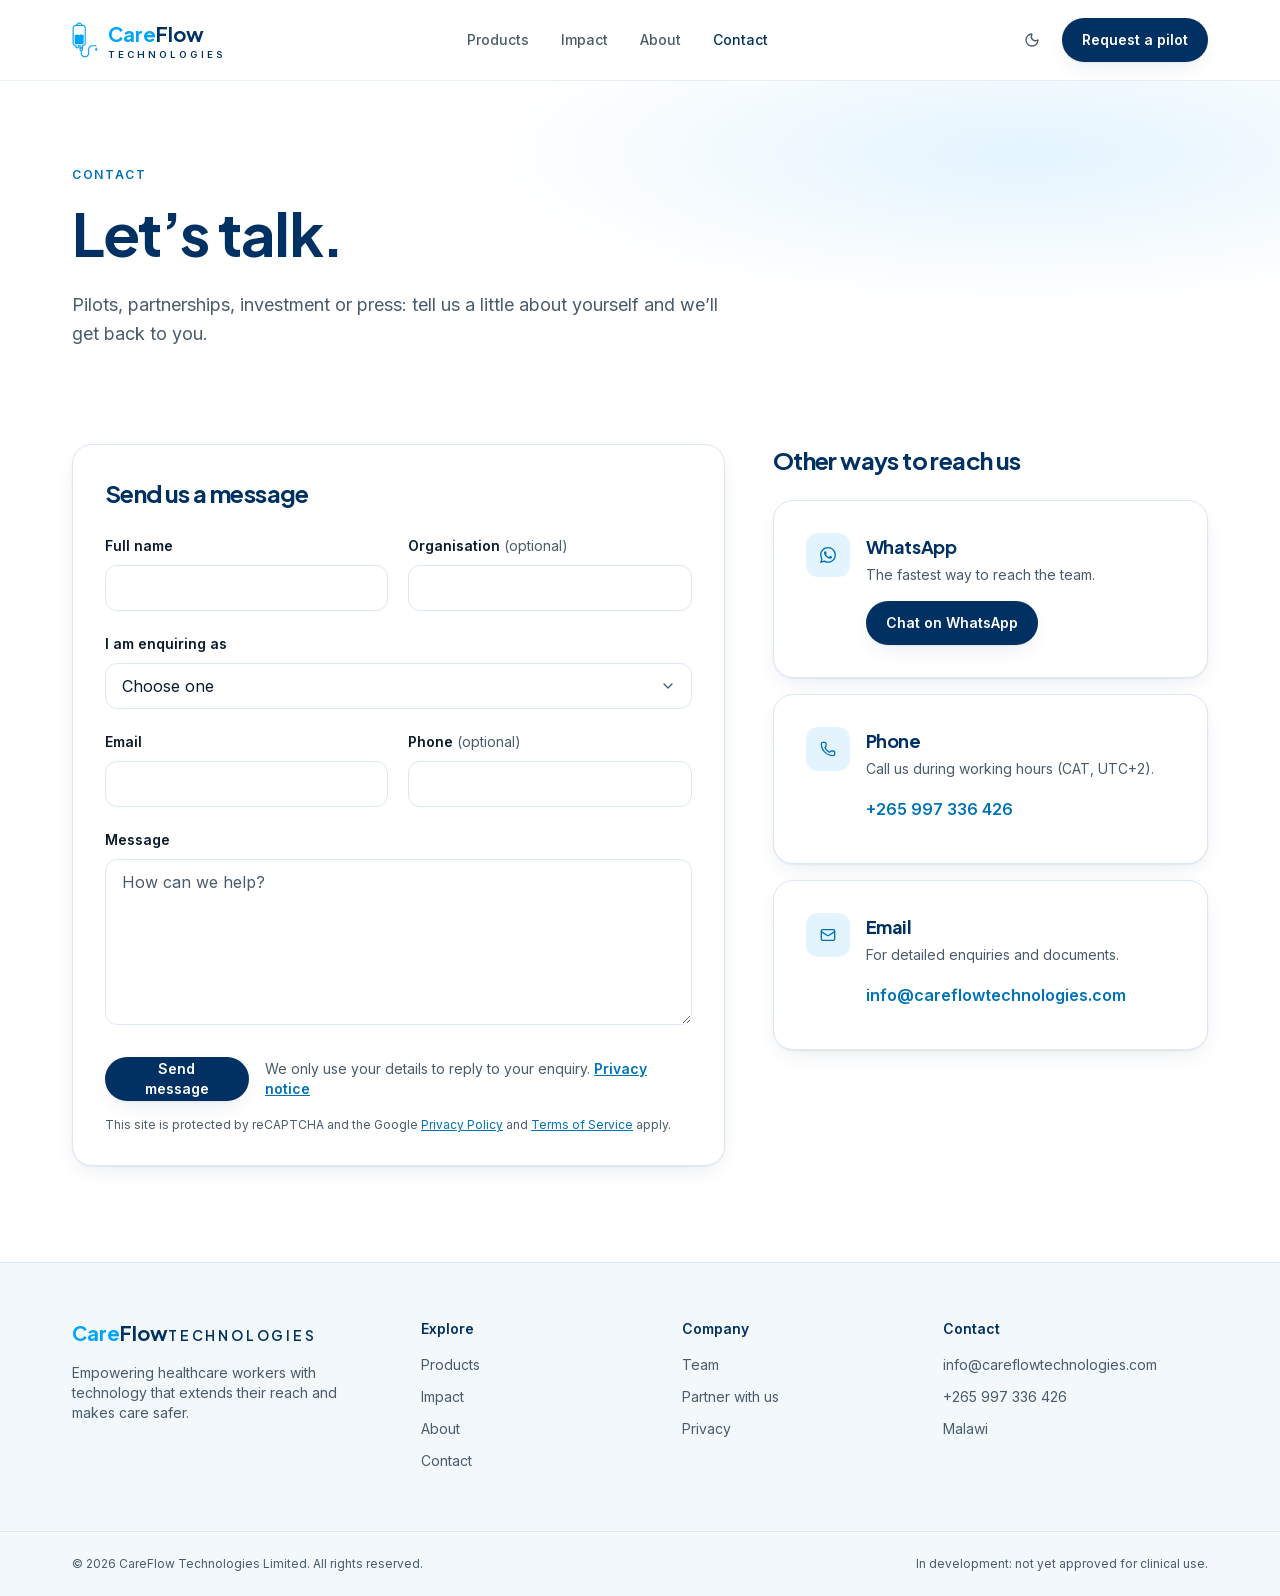
<file: contact/index.html>
<!DOCTYPE html><html  lang="en"><head><meta charset="utf-8"><meta name="viewport" content="width=device-width, initial-scale=1"><title>Contact · CareFlow Technologies</title><script type="importmap">{"imports":{"#entry":"/_nuxt/DRQ7sZam.js"}}</script><script>document.documentElement.classList.add('js')</script><link rel="stylesheet" href="/_nuxt/entry.BHixLTxo.css" crossorigin><style>:where(.i-lucide\:chevron-down){display:inline-block;width:1em;height:1em;background-color:currentColor;-webkit-mask-image:var(--svg);mask-image:var(--svg);-webkit-mask-repeat:no-repeat;mask-repeat:no-repeat;-webkit-mask-size:100% 100%;mask-size:100% 100%;--svg:url("data:image/svg+xml,%3Csvg xmlns='http://www.w3.org/2000/svg' viewBox='0 0 24 24' width='24' height='24'%3E%3Cpath fill='none' stroke='black' stroke-linecap='round' stroke-linejoin='round' stroke-width='2' d='m6 9l6 6l6-6'/%3E%3C/svg%3E")}:where(.i-lucide\:mail){display:inline-block;width:1em;height:1em;background-color:currentColor;-webkit-mask-image:var(--svg);mask-image:var(--svg);-webkit-mask-repeat:no-repeat;mask-repeat:no-repeat;-webkit-mask-size:100% 100%;mask-size:100% 100%;--svg:url("data:image/svg+xml,%3Csvg xmlns='http://www.w3.org/2000/svg' viewBox='0 0 24 24' width='24' height='24'%3E%3Cg fill='none' stroke='black' stroke-linecap='round' stroke-linejoin='round' stroke-width='2'%3E%3Cpath d='m22 7l-8.991 5.727a2 2 0 0 1-2.009 0L2 7'/%3E%3Crect width='20' height='16' x='2' y='4' rx='2'/%3E%3C/g%3E%3C/svg%3E")}:where(.i-lucide\:menu){display:inline-block;width:1em;height:1em;background-color:currentColor;-webkit-mask-image:var(--svg);mask-image:var(--svg);-webkit-mask-repeat:no-repeat;mask-repeat:no-repeat;-webkit-mask-size:100% 100%;mask-size:100% 100%;--svg:url("data:image/svg+xml,%3Csvg xmlns='http://www.w3.org/2000/svg' viewBox='0 0 24 24' width='24' height='24'%3E%3Cpath fill='none' stroke='black' stroke-linecap='round' stroke-linejoin='round' stroke-width='2' d='M4 5h16M4 12h16M4 19h16'/%3E%3C/svg%3E")}:where(.i-lucide\:moon){display:inline-block;width:1em;height:1em;background-color:currentColor;-webkit-mask-image:var(--svg);mask-image:var(--svg);-webkit-mask-repeat:no-repeat;mask-repeat:no-repeat;-webkit-mask-size:100% 100%;mask-size:100% 100%;--svg:url("data:image/svg+xml,%3Csvg xmlns='http://www.w3.org/2000/svg' viewBox='0 0 24 24' width='24' height='24'%3E%3Cpath fill='none' stroke='black' stroke-linecap='round' stroke-linejoin='round' stroke-width='2' d='M20.985 12.486a9 9 0 1 1-9.473-9.472c.405-.022.617.46.402.803a6 6 0 0 0 8.268 8.268c.344-.215.825-.004.803.401'/%3E%3C/svg%3E")}:where(.i-lucide\:phone){display:inline-block;width:1em;height:1em;background-color:currentColor;-webkit-mask-image:var(--svg);mask-image:var(--svg);-webkit-mask-repeat:no-repeat;mask-repeat:no-repeat;-webkit-mask-size:100% 100%;mask-size:100% 100%;--svg:url("data:image/svg+xml,%3Csvg xmlns='http://www.w3.org/2000/svg' viewBox='0 0 24 24' width='24' height='24'%3E%3Cpath fill='none' stroke='black' stroke-linecap='round' stroke-linejoin='round' stroke-width='2' d='M13.832 16.568a1 1 0 0 0 1.213-.303l.355-.465A2 2 0 0 1 17 15h3a2 2 0 0 1 2 2v3a2 2 0 0 1-2 2A18 18 0 0 1 2 4a2 2 0 0 1 2-2h3a2 2 0 0 1 2 2v3a2 2 0 0 1-.8 1.6l-.468.351a1 1 0 0 0-.292 1.233a14 14 0 0 0 6.392 6.384'/%3E%3C/svg%3E")}:where(.i-lucide\:sun){display:inline-block;width:1em;height:1em;background-color:currentColor;-webkit-mask-image:var(--svg);mask-image:var(--svg);-webkit-mask-repeat:no-repeat;mask-repeat:no-repeat;-webkit-mask-size:100% 100%;mask-size:100% 100%;--svg:url("data:image/svg+xml,%3Csvg xmlns='http://www.w3.org/2000/svg' viewBox='0 0 24 24' width='24' height='24'%3E%3Cg fill='none' stroke='black' stroke-linecap='round' stroke-linejoin='round' stroke-width='2'%3E%3Ccircle cx='12' cy='12' r='4'/%3E%3Cpath d='M12 2v2m0 16v2M4.93 4.93l1.41 1.41m11.32 11.32l1.41 1.41M2 12h2m16 0h2M6.34 17.66l-1.41 1.41M19.07 4.93l-1.41 1.41'/%3E%3C/g%3E%3C/svg%3E")}:where(.i-simple-icons\:whatsapp){display:inline-block;width:1em;height:1em;background-color:currentColor;-webkit-mask-image:var(--svg);mask-image:var(--svg);-webkit-mask-repeat:no-repeat;mask-repeat:no-repeat;-webkit-mask-size:100% 100%;mask-size:100% 100%;--svg:url("data:image/svg+xml,%3Csvg xmlns='http://www.w3.org/2000/svg' viewBox='0 0 24 24' width='24' height='24'%3E%3Cpath fill='black' d='M17.472 14.382c-.297-.149-1.758-.867-2.03-.967c-.273-.099-.471-.148-.67.15c-.197.297-.767.966-.94 1.164c-.173.199-.347.223-.644.075c-.297-.15-1.255-.463-2.39-1.475c-.883-.788-1.48-1.761-1.653-2.059c-.173-.297-.018-.458.13-.606c.134-.133.298-.347.446-.52s.198-.298.298-.497c.099-.198.05-.371-.025-.52s-.669-1.612-.916-2.207c-.242-.579-.487-.5-.669-.51a13 13 0 0 0-.57-.01c-.198 0-.52.074-.792.372c-.272.297-1.04 1.016-1.04 2.479c0 1.462 1.065 2.875 1.213 3.074s2.096 3.2 5.077 4.487c.709.306 1.262.489 1.694.625c.712.227 1.36.195 1.871.118c.571-.085 1.758-.719 2.006-1.413s.248-1.289.173-1.413c-.074-.124-.272-.198-.57-.347m-5.421 7.403h-.004a9.87 9.87 0 0 1-5.031-1.378l-.361-.214l-3.741.982l.998-3.648l-.235-.374a9.86 9.86 0 0 1-1.51-5.26c.001-5.45 4.436-9.884 9.888-9.884c2.64 0 5.122 1.03 6.988 2.898a9.82 9.82 0 0 1 2.893 6.994c-.003 5.45-4.437 9.884-9.885 9.884m8.413-18.297A11.82 11.82 0 0 0 12.05 0C5.495 0 .16 5.335.157 11.892c0 2.096.547 4.142 1.588 5.945L.057 24l6.305-1.654a11.9 11.9 0 0 0 5.683 1.448h.005c6.554 0 11.89-5.335 11.893-11.893a11.82 11.82 0 0 0-3.48-8.413'/%3E%3C/svg%3E")}</style><link rel="preload" as="fetch" crossorigin="anonymous" href="/contact/_payload.json?_b=0a03ac2b-12ef-45eb-927a-fb8623819912"><link rel="modulepreload" as="script" crossorigin href="/_nuxt/DRQ7sZam.js"><link rel="modulepreload" as="script" crossorigin href="/_nuxt/BdETwZT7.js"><link rel="modulepreload" as="script" crossorigin href="/_nuxt/DqLVaKEB.js"><link rel="modulepreload" as="script" crossorigin href="/_nuxt/DU6srnIH.js"><link rel="modulepreload" as="script" crossorigin href="/_nuxt/CrPhr7SD.js"><link rel="modulepreload" as="script" crossorigin href="/_nuxt/nBilnGTJ.js"><link rel="modulepreload" as="script" crossorigin href="/_nuxt/0gzi3ang.js"><link rel="modulepreload" as="script" crossorigin href="/_nuxt/BXYJqxxn.js"><link rel="modulepreload" as="script" crossorigin href="/_nuxt/CWbw4GeF.js"><link rel="modulepreload" as="script" crossorigin href="/_nuxt/DDyF1s2E.js"><script type="module" src="/_nuxt/DRQ7sZam.js" crossorigin></script><link rel="prefetch" as="script" crossorigin href="/_nuxt/DpgA159B.js"><link rel="icon" type="image/svg+xml" href="/favicon.svg"><link rel="icon" type="image/png" sizes="32x32" href="/favicon-32.png"><link rel="icon" href="/favicon.ico" sizes="48x48"><link rel="apple-touch-icon" href="/apple-touch-icon.png"><script type="application/ld+json">{"@context":"https://schema.org","@graph":[{"@type":"Organization","@id":"https://careflowtechnologies.com/#organization","name":"CareFlow Technologies","legalName":"CareFlow Technologies Limited","url":"https://careflowtechnologies.com/","logo":"https://careflowtechnologies.com/icon-512.png","email":"info@careflowtechnologies.com","telephone":"+265 997 336 426","address":{"@type":"PostalAddress","addressCountry":"MW"}},{"@type":"WebSite","@id":"https://careflowtechnologies.com/#website","name":"CareFlow Technologies","alternateName":"CareFlow","url":"https://careflowtechnologies.com/"}]}</script><meta name="description" content="Request a pilot, explore a partnership or ask a question. Reach the CareFlow team by form, WhatsApp, phone or email."><meta property="og:title" content="Contact"><meta property="og:description" content="Request a pilot, explore a partnership or ask a question. Reach the CareFlow team by form, WhatsApp, phone or email."><meta property="og:image" content="https://careflowtechnologies.com/og.png"><meta property="og:url" content="https://careflowtechnologies.com/contact/"><meta name="twitter:card" content="summary_large_image"><link rel="canonical" href="https://careflowtechnologies.com/contact/"><script>"use strict";(()=>{const o=window,e=document.documentElement,c=["dark","light"],s=getStorageValue("localStorage","nuxt-color-mode")||"system";let r=s==="system"?f():s;const l=e.getAttribute("data-color-mode-forced");l&&(r=l),i(r),o["__NUXT_COLOR_MODE__"]={preference:s,value:r,getColorScheme:f,addColorScheme:i,removeColorScheme:d};function i(t){const a=""+t+"",n="";e.classList?e.classList.add(a):e.className+=" "+a,n&&e.setAttribute("data-"+n,t)}function d(t){const a=""+t+"",n="";e.classList?e.classList.remove(a):e.className=e.className.replace(new RegExp(a,"g"),""),n&&e.removeAttribute("data-"+n)}function u(t){return o.matchMedia("(prefers-color-scheme"+t+")")}function f(){if(o.matchMedia&&u("").media!=="not all"){for(const t of c)if(u(":"+t).matches)return t}return"light"}})();function getStorageValue(o,e){switch(o){case"localStorage":try{return window.localStorage.getItem(e)}catch{return null}case"sessionStorage":try{return window.sessionStorage.getItem(e)}catch{return null}case"cookie":try{return getCookie(e)}catch{return null}default:return null}}function getCookie(o){const c=("; "+window.document.cookie).split("; "+o+"=");if(c.length===2){const s=c.pop();return s?s.split(";").shift():null}}</script><style>@font-face{font-family:Plus Jakarta Sans;src:local(Plus Jakarta Sans Variable Italic),url(/_nuxt/fonts/h0AUkCfyfKyBKdwa_skvQ6DbDtFXLQ_Yy4xUirju9S4-jpeLu7eQ1_3PRT8dJ3oF3lAbnW0HnzvGEAmj9traCno.woff2)format("woff2");font-display:swap;unicode-range:U+460-52F,U+1C80-1C8A,U+20B4,U+2DE0-2DFF,U+A640-A69F,U+FE2E-FE2F;font-weight:400 700;font-style:italic}@font-face{font-family:Plus Jakarta Sans Fallback\: Segoe UI;src:local(Segoe UI);size-adjust:105.558%;ascent-override:98.3348%;descent-override:21.0311%;line-gap-override:0%}@font-face{font-family:Plus Jakarta Sans Fallback\: Helvetica Neue;src:local(Helvetica Neue);size-adjust:104%;ascent-override:99.8077%;descent-override:21.3462%;line-gap-override:0%}@font-face{font-family:Plus Jakarta Sans Fallback\: Arial;src:local(Arial);size-adjust:104.98%;ascent-override:98.8763%;descent-override:21.147%;line-gap-override:0%}@font-face{font-family:Plus Jakarta Sans Fallback\: Noto Sans;src:local(Noto Sans);size-adjust:98.7342%;ascent-override:105.131%;descent-override:22.4846%;line-gap-override:0%}@font-face{font-family:Plus Jakarta Sans;src:local(Plus Jakarta Sans Variable Italic),url(/_nuxt/fonts/EHhMPTZxs1DLFoSCpTpJi7S22G4OhYT8lewk_1xckC8-E9n0RhQShoqM5fLUT_RXtS4T2p_LAiIOBCwztLaRQuE.woff2)format("woff2");font-display:swap;unicode-range:U+102-103,U+110-111,U+128-129,U+168-169,U+1A0-1A1,U+1AF-1B0,U+300-301,U+303-304,U+308-309,U+323,U+329,U+1EA0-1EF9,U+20AB;font-weight:400 700;font-style:italic}@font-face{font-family:Plus Jakarta Sans;src:local(Plus Jakarta Sans Variable Italic),url(/_nuxt/fonts/MDwTfPBLLkOaYY6Syn3fT929XleGt5GMJv6uGhPZd0I-vv5nfMCKpC4Hg3_nmx6d4CQNZ3DqashpQcpoaoxsiuI.woff2)format("woff2");font-display:swap;unicode-range:U+100-2BA,U+2BD-2C5,U+2C7-2CC,U+2CE-2D7,U+2DD-2FF,U+304,U+308,U+329,U+1D00-1DBF,U+1E00-1E9F,U+1EF2-1EFF,U+2020,U+20A0-20AB,U+20AD-20C4,U+2113,U+2C60-2C7F,U+A720-A7FF;font-weight:400 700;font-style:italic}@font-face{font-family:Plus Jakarta Sans;src:local(Plus Jakarta Sans Variable Italic),url(/_nuxt/fonts/vFd0fmDQQ6dUNFYjwFyhfNYWu-rKrxD3zqwr7yfeIbc-0u56STp_ypV_wck1PaUooNhuP_s4aEQjZEEXgQsB7o4.woff2)format("woff2");font-display:swap;unicode-range:U+??,U+131,U+152-153,U+2BB-2BC,U+2C6,U+2DA,U+2DC,U+304,U+308,U+329,U+2000-206F,U+20AC,U+2122,U+2191,U+2193,U+2212,U+2215,U+FEFF,U+FFFD;font-weight:400 700;font-style:italic}@font-face{font-family:Plus Jakarta Sans;src:local(Plus Jakarta Sans Variable),url(/_nuxt/fonts/5IgvIzWAveoNXlQFVm-aWM8yNj5ha56cFNya7Z9Q_YE-FK1AhkTx9rn_wGOIv9D38I9BXDJWXSSVmaZRw4bsXHg.woff2)format("woff2");font-display:swap;unicode-range:U+460-52F,U+1C80-1C8A,U+20B4,U+2DE0-2DFF,U+A640-A69F,U+FE2E-FE2F;font-weight:400 700;font-style:normal}@font-face{font-family:Plus Jakarta Sans;src:local(Plus Jakarta Sans Variable),url(/_nuxt/fonts/LlkRNqpUXT184ITHz2ImBS70pPRrIYbBYm5lnR5T2hQ-QqfHOS8AuhvxUBWI2_o7dfCfV6sgPgo8fKatOL_oXaU.woff2)format("woff2");font-display:swap;unicode-range:U+102-103,U+110-111,U+128-129,U+168-169,U+1A0-1A1,U+1AF-1B0,U+300-301,U+303-304,U+308-309,U+323,U+329,U+1EA0-1EF9,U+20AB;font-weight:400 700;font-style:normal}@font-face{font-family:Plus Jakarta Sans;src:local(Plus Jakarta Sans Variable),url(/_nuxt/fonts/Z1Hxuez7RsZqYWJcXrjljtVt8dWJe-fB47SF0b3XCbM-bY_e0N33vFDEeRepazCWL6rGkfqt27UyV0RXQUhhydE.woff2)format("woff2");font-display:swap;unicode-range:U+100-2BA,U+2BD-2C5,U+2C7-2CC,U+2CE-2D7,U+2DD-2FF,U+304,U+308,U+329,U+1D00-1DBF,U+1E00-1E9F,U+1EF2-1EFF,U+2020,U+20A0-20AB,U+20AD-20C4,U+2113,U+2C60-2C7F,U+A720-A7FF;font-weight:400 700;font-style:normal}@font-face{font-family:Plus Jakarta Sans;src:local(Plus Jakarta Sans Variable),url(/_nuxt/fonts/N6a464ONG6G2QwvXkRQxmkb6Upu53F9VINRl-UICiPU-5A74LG92j2E8ztd62HTHyuecPyMCJzc74dIf2kdcJmE.woff2)format("woff2");font-display:swap;unicode-range:U+??,U+131,U+152-153,U+2BB-2BC,U+2C6,U+2DA,U+2DC,U+304,U+308,U+329,U+2000-206F,U+20AC,U+2122,U+2191,U+2193,U+2212,U+2215,U+FEFF,U+FFFD;font-weight:400 700;font-style:normal}@font-face{font-family:Inter;src:local(Inter Variable Italic),url(/_nuxt/fonts/DYJdeJPtCBIYWgA5cyxBmly7l27Wj1oQp4mFkXDxvIs-DPFPVSnB8cId8pOwgvRNA2TCO2OWamyoeCtk437Sapc.woff2)format("woff2");font-display:swap;unicode-range:U+460-52F,U+1C80-1C8A,U+20B4,U+2DE0-2DFF,U+A640-A69F,U+FE2E-FE2F;font-weight:400 700;font-style:italic}@font-face{font-family:Inter Fallback\: Segoe UI;src:local(Segoe UI);size-adjust:107.709%;ascent-override:89.9412%;descent-override:22.3946%;line-gap-override:0%}@font-face{font-family:Inter Fallback\: Helvetica Neue;src:local(Helvetica Neue);size-adjust:106.12%;ascent-override:91.2883%;descent-override:22.7301%;line-gap-override:0%}@font-face{font-family:Inter Fallback\: Arial;src:local(Arial);size-adjust:107.119%;ascent-override:90.4365%;descent-override:22.518%;line-gap-override:0%}@font-face{font-family:Inter Fallback\: Noto Sans;src:local(Noto Sans);size-adjust:100.747%;ascent-override:96.1571%;descent-override:23.9423%;line-gap-override:0%}@font-face{font-family:Inter;src:local(Inter Variable Italic),url(/_nuxt/fonts/QpJYL2mwM_fWcwdT8T92e3Zj7wNrhqhFzZMwIpW9Yhk-XgOijeIybntTr80kfTNzJ_MAYXALsEz4LGK8FlCLUMQ.woff2)format("woff2");font-display:swap;unicode-range:U+301,U+400-45F,U+490-491,U+4B0-4B1,U+2116;font-weight:400 700;font-style:italic}@font-face{font-family:Inter;src:local(Inter Variable Italic),url(/_nuxt/fonts/nRO08svVDfHK2I6XQv8acbCwVYFPI-lNFmbTO_Ato-U-leG_hYlPLJBni6ljwuquGygDJ11Q9JovV7X4etSwPIs.woff2)format("woff2");font-display:swap;unicode-range:U+1F??;font-weight:400 700;font-style:italic}@font-face{font-family:Inter;src:local(Inter Variable Italic),url(/_nuxt/fonts/DyoSP_ZB-sZ6jdZm0DNNNAZlak-n8B55ylByyLLv58Y-LDxnRyFE6SL_0xO8Ook5rXOokOEsSmBy44omeJ02DT4.woff2)format("woff2");font-display:swap;unicode-range:U+370-377,U+37A-37F,U+384-38A,U+38C,U+38E-3A1,U+3A3-3FF;font-weight:400 700;font-style:italic}@font-face{font-family:Inter;src:local(Inter Variable Italic),url(/_nuxt/fonts/xiWtFoOGVpxz2O8rJiJmkaO17BlbbGGm_obdnXH3FNs-8YIR4ZfCCs9oJJ4E1XpjqOJwDB0_yPAN4AMVgQAVTKs.woff2)format("woff2");font-display:swap;unicode-range:U+102-103,U+110-111,U+128-129,U+168-169,U+1A0-1A1,U+1AF-1B0,U+300-301,U+303-304,U+308-309,U+323,U+329,U+1EA0-1EF9,U+20AB;font-weight:400 700;font-style:italic}@font-face{font-family:Inter;src:local(Inter Variable Italic),url(/_nuxt/fonts/okGTeHOzA93WHhiHQhh2kiQFJ8jP7Rs_J1FR3XblyKk-bIMLl2bdqTiV6xWjXZLjoJYX4UhZc8AFIlYM7Hc12TM.woff2)format("woff2");font-display:swap;unicode-range:U+100-2BA,U+2BD-2C5,U+2C7-2CC,U+2CE-2D7,U+2DD-2FF,U+304,U+308,U+329,U+1D00-1DBF,U+1E00-1E9F,U+1EF2-1EFF,U+2020,U+20A0-20AB,U+20AD-20C4,U+2113,U+2C60-2C7F,U+A720-A7FF;font-weight:400 700;font-style:italic}@font-face{font-family:Inter;src:local(Inter Variable Italic),url(/_nuxt/fonts/shQVi3meleYLIUqZP9-ZwNpu1UG0BrC8W1a0_vPu1vM-WIRtv4uldWqfFM5rfsEDcWL99nKboOnkZoW_g2Ev8Uk.woff2)format("woff2");font-display:swap;unicode-range:U+??,U+131,U+152-153,U+2BB-2BC,U+2C6,U+2DA,U+2DC,U+304,U+308,U+329,U+2000-206F,U+20AC,U+2122,U+2191,U+2193,U+2212,U+2215,U+FEFF,U+FFFD;font-weight:400 700;font-style:italic}@font-face{font-family:Inter;src:local(Inter Variable),url(/_nuxt/fonts/95LF05ynkR2iited5vKC3ML7Mt4iflufgyYJQAK9nF4-NZaZZt6E_IGCSpI3DA35nDyNvesPNS4QNP7XC2pYBYE.woff2)format("woff2");font-display:swap;unicode-range:U+460-52F,U+1C80-1C8A,U+20B4,U+2DE0-2DFF,U+A640-A69F,U+FE2E-FE2F;font-weight:400 700;font-style:normal}@font-face{font-family:Inter;src:local(Inter Variable),url(/_nuxt/fonts/rKlr2fNB2-iyJhDGh3GjbB7U7xF6BMr1eV-ngyy8udQ-JfckSRSkmknXCHp5oZLIYR_jNB6MzYb7ifA6hU4lk2o.woff2)format("woff2");font-display:swap;unicode-range:U+301,U+400-45F,U+490-491,U+4B0-4B1,U+2116;font-weight:400 700;font-style:normal}@font-face{font-family:Inter;src:local(Inter Variable),url(/_nuxt/fonts/Nah9koTOFvXUREZWfV7DH4zgASpXCzPkz6Tn28ZWLF8-BPqOaS9b32mrF_JERGBi9aAWCHVMBVP2cgIrQCresgU.woff2)format("woff2");font-display:swap;unicode-range:U+1F??;font-weight:400 700;font-style:normal}@font-face{font-family:Inter;src:local(Inter Variable),url(/_nuxt/fonts/6yQlgZNOH42hUtIIIHjZiNFc1WmiHD7IpV78HkewQzs-Qk_1yENQUazQQ0tP2ZD16gLhgnkqQqP7MhASnXvWtqQ.woff2)format("woff2");font-display:swap;unicode-range:U+370-377,U+37A-37F,U+384-38A,U+38C,U+38E-3A1,U+3A3-3FF;font-weight:400 700;font-style:normal}@font-face{font-family:Inter;src:local(Inter Variable),url(/_nuxt/fonts/k3YRPyaHq8R9a3gxNSuQ3W_8hdDfEx-SbAtGnVOYnHY-fVFZzzariE_Uq-dTHevDSbvLurnlJRTddHpakm9Ws1w.woff2)format("woff2");font-display:swap;unicode-range:U+102-103,U+110-111,U+128-129,U+168-169,U+1A0-1A1,U+1AF-1B0,U+300-301,U+303-304,U+308-309,U+323,U+329,U+1EA0-1EF9,U+20AB;font-weight:400 700;font-style:normal}@font-face{font-family:Inter;src:local(Inter Variable),url(/_nuxt/fonts/der4-T0bORlPDyrpWSOU_0VRetbtC4vnusni_kWmK7Q-GXB5hylV4plFt0WDHf1wY5BRE9_7uLFvbkkQKAdfTP0.woff2)format("woff2");font-display:swap;unicode-range:U+100-2BA,U+2BD-2C5,U+2C7-2CC,U+2CE-2D7,U+2DD-2FF,U+304,U+308,U+329,U+1D00-1DBF,U+1E00-1E9F,U+1EF2-1EFF,U+2020,U+20A0-20AB,U+20AD-20C4,U+2113,U+2C60-2C7F,U+A720-A7FF;font-weight:400 700;font-style:normal}@font-face{font-family:Inter;src:local(Inter Variable),url(/_nuxt/fonts/23mtYSzxPVyLoxLNpoXveb5p0hEC2MbGLOudqhNuXQQ-sHyjhRga9hvdq4tAx7_wIeBFh1sLJ_E5PRwGnzrqxWs.woff2)format("woff2");font-display:swap;unicode-range:U+??,U+131,U+152-153,U+2BB-2BC,U+2C6,U+2DA,U+2DC,U+304,U+308,U+329,U+2000-206F,U+20AC,U+2122,U+2191,U+2193,U+2212,U+2215,U+FEFF,U+FFFD;font-weight:400 700;font-style:normal}</style></head><body><div id="__nuxt"><!--[--><div></div><div class="flex min-h-dvh flex-col"><a href="#main" class="bg-primary text-primary-ink sr-only z-50 rounded-full px-5 py-3 text-sm font-semibold focus:not-sr-only focus:fixed focus:top-3 focus:left-3">Skip to content</a><!--[--><div class="pointer-events-none absolute top-0 left-0 h-px w-px" aria-hidden="true"></div><header class="border-border/70 bg-bg/85 sticky top-0 z-30 border-b backdrop-blur transition-shadow"><div class="container-x flex h-16 items-center justify-between lg:h-20"><a href="/" class="flex items-center gap-2.5" aria-label="CareFlow Technologies home"><svg xmlns="http://www.w3.org/2000/svg" viewbox="28 3 850 1180" class="h-9 w-auto" role="img" aria-label="CareFlow Technologies"><path d="M246 25C245 25 242 26 241 26C239 26 237 27 234 28C232 28 230 29 230 29C230 28 228 29 227 29C224 31 213 36 212 36C212 36 209 38 205 41C195 47 178 64 172 74C166 83 166 84 162 92C161 94 160 96 159 97C158 97 154 97 149 97C143 97 139 97 136 98C134 99 131 100 129 100C128 100 126 100 126 101C125 102 124 102 122 102C121 102 119 102 118 103C117 104 113 106 108 108C101 111 88 120 80 127C75 132 63 149 58 158C58 160 56 162 56 163C55 164 55 166 55 166C55 167 54 169 53 170C52 172 52 173 52 174C53 174 52 176 52 177C51 178 50 182 50 186C48 193 48 701 49 710C50 713 50 716 51 718C51 719 52 722 54 726C56 732 56 732 60 740C68 757 84 775 100 785C103 786 110 790 114 792C116 792 119 793 120 794C124 796 130 797 135 798C138 798 140 799 140 800C141 802 142 808 142 815C142 823 142 829 143 830C144 832 146 836 148 840C151 847 163 860 170 863C172 864 174 866 176 867C177 867 178 868 179 868C179 867 181 868 182 868C184 870 210 871 213 869C214 868 217 867 219 866C232 861 243 849 249 836C252 830 252 827 253 813L254 802L264 801C269 801 274 801 274 801C275 801 275 808 275 816L275 831L272 835C268 840 264 848 264 852C264 854 266 860 267 864C268 865 270 868 272 870L274 873L275 896C276 918 277 927 279 929C280 930 280 931 280 932C280 936 295 955 300 957C302 958 305 959 308 961L312 964L313 1004C313 1032 314 1046 315 1048C316 1050 316 1053 316 1055C316 1056 316 1058 317 1058C318 1059 318 1061 318 1062C318 1064 318 1066 319 1066C320 1067 320 1068 320 1069C320 1070 320 1072 321 1073C322 1074 324 1078 325 1082C330 1092 335 1100 338 1105C343 1112 363 1132 366 1134C367 1134 369 1136 370 1137C373 1139 380 1143 382 1144C383 1145 386 1146 388 1148C391 1150 394 1151 395 1152C397 1152 400 1154 404 1155C405 1156 408 1156 409 1157C410 1157 412 1158 412 1158C413 1159 415 1159 417 1159C418 1159 420 1159 420 1160C422 1162 467 1163 478 1161C482 1160 486 1160 488 1159C490 1159 492 1158 493 1158C493 1157 494 1157 495 1157C496 1157 498 1156 500 1156C502 1155 505 1154 507 1153C509 1152 512 1151 513 1150C514 1150 516 1148 518 1148C518 1147 523 1144 526 1142C542 1132 551 1125 562 1111C565 1107 573 1095 576 1090C576 1089 577 1088 577 1088C578 1088 578 1087 578 1087C578 1086 579 1083 580 1080C582 1078 583 1075 583 1074C583 1073 584 1072 584 1072C585 1071 585 1070 585 1068C585 1066 586 1065 586 1064C587 1064 587 1062 587 1061C587 1059 588 1057 588 1056C591 1051 591 1039 592 964C592 921 593 886 594 883C595 878 597 871 598 869C599 868 600 865 600 863C602 859 604 855 609 846C616 835 634 818 644 813C646 812 647 812 648 811C649 811 651 810 652 809C653 809 656 808 657 807C671 802 671 802 744 801C817 800 817 800 822 795C831 786 831 776 823 768C819 763 820 763 745 763C683 763 673 763 670 764C668 765 664 766 663 766C661 766 659 766 659 767C658 767 657 768 655 768C653 769 650 770 644 772C636 775 620 784 615 787C596 802 580 820 572 835C570 839 568 842 568 843C567 843 567 844 567 845C567 845 566 848 564 851C563 854 562 857 562 858C562 859 562 860 561 860C560 861 560 863 560 864C560 866 559 868 559 870C558 871 557 874 556 877C556 880 555 917 555 959C555 1004 554 1038 553 1042C551 1052 550 1056 549 1057C548 1058 548 1059 548 1060C548 1062 542 1075 540 1077C539 1078 538 1079 538 1080C538 1080 537 1082 536 1082C535 1084 534 1085 534 1085C534 1088 518 1103 510 1108C501 1114 489 1120 489 1120C489 1119 488 1120 487 1120C483 1122 476 1124 460 1126C451 1127 427 1124 420 1121C403 1114 392 1107 381 1097C371 1087 366 1080 361 1069C356 1060 355 1056 355 1054C355 1053 354 1052 354 1051C352 1049 351 1038 350 1001C350 965 350 963 352 962C364 958 378 944 383 932C384 930 385 928 385 926C386 925 386 915 387 901C387 888 387 877 388 876C388 874 390 872 391 870C399 861 400 850 395 840C393 837 390 833 389 831C386 828 386 827 386 814C387 798 386 799 398 797C401 796 405 795 406 794C408 794 412 792 416 791C419 790 423 788 425 786C427 785 429 784 430 784C430 784 432 783 432 782C434 781 435 780 436 780C438 780 457 760 463 751C466 746 469 742 469 741C469 741 470 740 470 739C471 738 472 736 473 733C474 730 475 728 475 728C475 727 476 725 476 723C477 721 478 717 478 714C479 709 480 648 479 448C479 305 479 186 479 183C478 180 477 177 477 176C476 176 476 175 476 174C476 171 475 168 470 158C466 149 465 148 458 138C454 132 436 116 430 112C428 112 424 110 421 108C417 106 413 104 412 104C411 104 410 104 410 103C409 102 408 102 406 102C405 102 404 102 404 101C403 100 401 100 400 100C398 100 395 99 393 98C390 98 386 97 380 97C372 97 370 97 369 95C368 94 367 93 367 93C367 92 362 82 361 80C360 78 358 76 357 73C350 63 334 46 324 41C315 36 300 29 297 28C296 28 294 28 292 27C284 24 279 24 264 23C252 23 248 24 246 25zM279 62C298 67 311 75 323 90C329 98 333 97 266 97C233 97 206 97 205 97C205 97 204 97 204 96C203 94 206 89 213 82C220 75 234 66 237 66C238 66 240 65 242 64C243 64 246 63 247 63C248 63 250 62 251 62C253 61 273 61 279 62zM387 135C401 139 414 146 424 157C429 162 437 173 437 175C437 176 437 177 438 178C440 182 442 188 443 192C444 200 444 698 442 705C439 720 433 732 421 743C414 749 403 757 401 756C401 756 400 757 398 758C397 758 395 759 394 759C393 759 391 759 390 760C389 761 381 762 364 763C352 763 350 763 350 765C349 766 349 780 349 796L350 824L331 824L313 824L313 794L312 764L266 763C239 763 218 763 217 763C216 764 216 771 216 791C216 821 216 821 209 828C201 836 188 834 182 824L179 820L179 791L179 763L165 763C143 762 136 760 124 754C118 752 114 749 108 743C100 734 97 732 92 722C89 716 89 714 87 705C85 698 85 203 86 193C87 189 88 186 88 185C89 185 89 184 89 183C89 178 101 158 108 153C115 147 121 143 126 141C128 140 132 138 133 137C135 137 137 136 139 136C140 136 142 136 143 135C145 134 381 134 387 135zM349 881C349 882 350 899 349 914C349 920 343 926 336 928C331 930 330 930 326 928C321 926 318 923 315 918C313 914 313 911 313 898C313 887 313 882 314 880C315 879 318 879 332 879C346 879 348 879 349 881zM192 410C190 412 186 414 185 416C183 418 181 419 180 419C180 419 178 420 177 421C176 422 173 424 171 425C169 426 167 428 166 428C165 429 163 429 162 429C161 429 160 429 160 430C159 431 149 432 142 432C138 432 128 431 122 429C119 429 117 428 117 428C116 429 117 703 118 705C118 706 119 708 120 710C122 714 126 719 129 722C134 726 140 729 142 729C143 729 144 730 146 730C147 732 163 732 264 732C345 732 381 732 382 731C383 730 385 730 386 730C389 729 398 724 402 720C405 717 407 714 411 705C412 703 412 428 412 427C411 427 410 427 410 428C407 430 394 432 386 432C372 432 360 428 348 419C336 410 332 408 325 408C319 408 316 409 310 414C300 421 291 427 290 427C289 427 288 427 288 428C285 430 272 432 264 432C257 432 247 431 246 430C246 429 245 429 244 429C241 429 230 423 223 417C221 415 218 413 217 412C216 412 215 411 215 411C215 410 214 410 213 410C212 410 211 410 210 409C210 408 207 408 203 408C198 408 195 409 192 410zM818 842C816 845 814 848 814 848C814 849 811 854 808 858C802 867 798 874 796 879C796 880 795 883 794 884C792 888 791 894 790 900C790 902 789 906 788 909C787 916 790 927 796 935C800 942 811 947 821 948C827 948 828 948 838 943C843 942 851 933 853 928C855 923 858 914 858 911C858 908 855 894 854 892C853 891 853 889 853 888C853 887 851 882 844 869C843 865 839 859 836 856C834 852 830 847 827 843C825 840 823 837 823 837C822 837 820 839 818 842z" fill="var(--sky)"></path><!----></svg><span class="leading-none" aria-hidden="true" data-wordmark><span class="font-display block text-xl font-bold"><span class="text-sky">Care</span><span class="text-navy">Flow</span></span><span class="text-navy mt-0.5 block text-[0.6rem] font-semibold tracking-[0.32em]"> TECHNOLOGIES </span></span></a><nav class="text-ink-muted hidden items-center gap-6 text-sm font-medium md:flex lg:gap-8" aria-label="Main"><!--[--><a href="/products/iv-drip-monitor/" class="hover:text-navy transition">Products</a><a href="/impact/" class="hover:text-navy transition">Impact</a><a href="/about/" class="hover:text-navy transition">About</a><a aria-current="page" href="/contact/" class="text-navy router-link-exact-active hover:text-navy transition">Contact</a><!--]--></nav><div class="flex items-center gap-2"><button type="button" class="text-ink-muted hover:bg-surface-muted hover:text-navy grid size-11 place-items-center rounded-full transition" aria-label="Toggle dark mode"><span class="flex dark:hidden"><span class="iconify i-lucide:moon size-5" aria-hidden="true" style=""></span></span><span class="hidden dark:flex"><span class="iconify i-lucide:sun size-5" aria-hidden="true" style=""></span></span></button><a aria-current="page" href="/contact/?type=hospital" class="router-link-active router-link-exact-active btn-primary group hidden sm:inline-flex" data-umami-event="cta-pilot"><!--[-->Request a pilot<!--]--></a><div class="md:hidden"><button type="button" class="text-navy hover:bg-surface-muted grid size-11 place-items-center rounded-full" aria-label="Open menu" aria-expanded="false" aria-controls="mobile-nav"><span class="iconify i-lucide:menu size-6" aria-hidden="true" style=""></span></button><nav id="mobile-nav" class="border-border bg-bg shadow-soft absolute inset-x-0 top-full border-b" aria-label="Main" style="display:none;"><ul class="container-x flex flex-col py-3"><!--[--><li><a href="/products/iv-drip-monitor/" class="border-border/70 text-ink-muted flex min-h-12 items-center border-b font-medium">Products</a></li><li><a href="/impact/" class="border-border/70 text-ink-muted flex min-h-12 items-center border-b font-medium">Impact</a></li><li><a href="/about/" class="border-border/70 text-ink-muted flex min-h-12 items-center border-b font-medium">About</a></li><li><a aria-current="page" href="/contact/" class="text-navy router-link-exact-active border-border/70 text-ink-muted flex min-h-12 items-center border-b font-medium">Contact</a></li><!--]--><li class="pt-4 pb-2"><a aria-current="page" href="/contact/?type=hospital" class="router-link-active router-link-exact-active btn-primary group w-full" data-umami-event="cta-pilot"><!--[-->Request a pilot<!--]--></a></li></ul></nav></div></div></div></header><!--]--><main id="main" class="flex-1" tabindex="-1"><!--[--><div><section class="relative overflow-hidden"><div class="pointer-events-none absolute inset-0 bg-[radial-gradient(60%_60%_at_80%_20%,var(--sky-soft),transparent_70%)]" aria-hidden="true"></div><div class="container-x relative grid items-center gap-12 pt-12 pb-16 md:gap-8 lg:gap-16 lg:pt-20 lg:pb-24"><!--[--><div class="max-w-2xl"><p class="eyebrow">Contact</p><h1 class="text-4xl leading-[1.08] font-extrabold sm:text-5xl lg:text-6xl mt-4"><!--[-->Let’s talk.<!--]--></h1><p class="lead mt-6">Pilots, partnerships, investment or press: tell us a little about yourself and we’ll get back to you.</p><!--[--><!--]--></div><!----><!--]--></div></section><section class="pb-16 lg:pb-24"><div class="container-x grid items-start gap-10 md:grid-cols-[1.5fr_1fr] md:gap-8 lg:gap-12"><!--[--><div class="card group p-6 sm:p-8 md:p-6 lg:p-8"><!--[--><form novalidate aria-labelledby="contact-form-title"><h2 id="contact-form-title" class="text-2xl font-bold">Send us a message</h2><div class="mt-6 grid gap-5 sm:grid-cols-2"><div><label for="contact-name" class="text-ink text-sm font-semibold">Full name</label><input id="contact-name" value name="name" type="text" autocomplete="name" required class="border-border bg-surface text-ink placeholder:text-ink-muted mt-2 block min-h-11 w-full rounded-xl border px-4 py-2.5 text-base transition aria-[invalid=true]:border-danger"><!----></div><div><label for="contact-organisation" class="text-ink text-sm font-semibold">Organisation <span class="text-ink-muted font-normal">(optional)</span></label><input id="contact-organisation" value name="organisation" type="text" autocomplete="organization" class="border-border bg-surface text-ink placeholder:text-ink-muted mt-2 block min-h-11 w-full rounded-xl border px-4 py-2.5 text-base transition aria-[invalid=true]:border-danger"><!----></div><div class="sm:col-span-2"><label for="contact-type" class="text-ink text-sm font-semibold">I am enquiring as</label><div class="relative"><select id="contact-type" name="type" required class="border-border bg-surface text-ink placeholder:text-ink-muted mt-2 block min-h-11 w-full rounded-xl border px-4 py-2.5 text-base transition aria-[invalid=true]:border-danger appearance-none pr-11"><option value="" disabled selected>Choose one</option><!--[--><option value="hospital">Hospital or clinic (pilot)</option><option value="clinician">Nurse or clinician</option><option value="investor">Investor or funder</option><option value="partner">Distribution or technology partner</option><option value="press">Press or media</option><option value="other">Something else</option><!--]--></select><span class="iconify i-lucide:chevron-down text-ink-muted pointer-events-none absolute top-1/2 right-4 size-4 -translate-y-1/2" aria-hidden="true" style=""></span></div><!----></div><div><label for="contact-email" class="text-ink text-sm font-semibold">Email</label><input id="contact-email" value name="email" type="email" autocomplete="email" required class="border-border bg-surface text-ink placeholder:text-ink-muted mt-2 block min-h-11 w-full rounded-xl border px-4 py-2.5 text-base transition aria-[invalid=true]:border-danger"><!----></div><div><label for="contact-phone" class="text-ink text-sm font-semibold">Phone <span class="text-ink-muted font-normal">(optional)</span></label><input id="contact-phone" value name="phone" type="tel" autocomplete="tel" class="border-border bg-surface text-ink placeholder:text-ink-muted mt-2 block min-h-11 w-full rounded-xl border px-4 py-2.5 text-base transition aria-[invalid=true]:border-danger"><!----></div><div class="sm:col-span-2"><label for="contact-message" class="text-ink text-sm font-semibold">Message</label><textarea id="contact-message" name="message" rows="6" required placeholder="How can we help?" class="border-border bg-surface text-ink placeholder:text-ink-muted mt-2 block min-h-11 w-full rounded-xl border px-4 py-2.5 text-base transition aria-[invalid=true]:border-danger resize-y"></textarea><!----></div><div class="sr-only" aria-hidden="true"><label for="contact-company-website">Leave this field empty</label><input id="contact-company-website" value="" name="company_website" type="text" tabindex="-1" autocomplete="off"></div></div><div class="mt-8 flex flex-col gap-4 sm:flex-row sm:items-center sm:justify-between"><button type="submit" class="btn-primary group" data-umami-event="contact-submit"><!--[--><!----> Send message<!--]--></button><p class="text-ink-muted text-sm">We only use your details to reply to your enquiry. <a href="/privacy/" class="text-sky-ink font-semibold underline">Privacy notice</a></p></div><div aria-hidden="true"></div><p class="text-ink-muted mt-4 text-xs">This site is protected by reCAPTCHA and the Google <a href="https://policies.google.com/privacy" class="text-sky-ink underline" rel="noopener" target="_blank">Privacy Policy</a> and <a href="https://policies.google.com/terms" class="text-sky-ink underline" rel="noopener" target="_blank">Terms of Service</a> apply.</p><div role="status" aria-live="polite"><!----></div></form><!--]--></div><section aria-labelledby="contact-channels-title"><h2 id="contact-channels-title" class="text-2xl font-bold">Other ways to reach us</h2><ul class="mt-6 grid gap-4"><li class="card group p-6 sm:p-8 md:p-6 lg:p-8 flex gap-4"><!--[--><span class="bg-sky-soft text-sky-ink grid shrink-0 place-items-center rounded-xl transition-transform motion-safe:group-hover:scale-105 motion-safe:group-hover:-rotate-3 size-11" aria-hidden="true"><span class="iconify i-simple-icons:whatsapp size-5" aria-hidden="true" style=""></span></span><div><h3 class="text-lg font-bold">WhatsApp</h3><p class="text-ink-muted mt-1 text-sm">The fastest way to reach the team.</p><a href="https://wa.me/265997336426?text=Hello%20CareFlow%2C%20I%20have%20a%20question%20for%20the%20team." class="btn-primary group mt-4" data-umami-event="cta-whatsapp" target="_blank" rel="noopener noreferrer"><!--[-->Chat on WhatsApp<!--]--></a></div><!--]--></li><li class="card group p-6 sm:p-8 md:p-6 lg:p-8 flex gap-4"><!--[--><span class="bg-sky-soft text-sky-ink grid shrink-0 place-items-center rounded-xl transition-transform motion-safe:group-hover:scale-105 motion-safe:group-hover:-rotate-3 size-11" aria-hidden="true"><span class="iconify i-lucide:phone size-5" aria-hidden="true" style=""></span></span><div><h3 class="text-lg font-bold">Phone</h3><p class="text-ink-muted mt-1 text-sm">Call us during working hours (CAT, UTC+2).</p><a href="tel:+265997336426" class="text-sky-ink mt-2 inline-flex min-h-11 items-center font-semibold break-all">+265 997 336 426</a></div><!--]--></li><li class="card group p-6 sm:p-8 md:p-6 lg:p-8 flex gap-4"><!--[--><span class="bg-sky-soft text-sky-ink grid shrink-0 place-items-center rounded-xl transition-transform motion-safe:group-hover:scale-105 motion-safe:group-hover:-rotate-3 size-11" aria-hidden="true"><span class="iconify i-lucide:mail size-5" aria-hidden="true" style=""></span></span><div class="min-w-0"><h3 class="text-lg font-bold">Email</h3><p class="text-ink-muted mt-1 text-sm">For detailed enquiries and documents.</p><a href="mailto:info@careflowtechnologies.com" class="text-sky-ink mt-2 inline-flex min-h-11 items-center font-semibold break-all">info@careflowtechnologies.com</a></div><!--]--></li><!----></ul></section><!--]--></div></section></div><!--]--></main><footer class="border-border bg-surface-muted border-t"><div class="container-x grid gap-10 py-14 md:grid-cols-[1.4fr_1fr_1fr_1.2fr]"><div><p class="font-display text-xl font-bold" data-wordmark><span class="text-sky">Care</span><span class="text-navy">Flow</span><span class="text-navy text-sm font-semibold tracking-[0.2em]">TECHNOLOGIES</span></p><p class="text-ink-muted mt-4 max-w-xs text-sm">Empowering healthcare workers with technology that extends their reach and makes care safer.</p></div><!--[--><nav aria-label="Footer: Explore"><h2 class="text-navy font-sans text-sm font-semibold tracking-normal">Explore</h2><ul class="text-ink-muted mt-3 space-y-1 text-sm"><!--[--><li><a href="/products/iv-drip-monitor/" class="inline-block py-1 transition hover:text-navy">Products</a></li><li><a href="/impact/" class="inline-block py-1 transition hover:text-navy">Impact</a></li><li><a href="/about/" class="inline-block py-1 transition hover:text-navy">About</a></li><li><a aria-current="page" href="/contact/" class="router-link-active router-link-exact-active inline-block py-1 transition hover:text-navy">Contact</a></li><!--]--></ul></nav><nav aria-label="Footer: Company"><h2 class="text-navy font-sans text-sm font-semibold tracking-normal">Company</h2><ul class="text-ink-muted mt-3 space-y-1 text-sm"><!--[--><li><a href="/about/#team" class="inline-block py-1 transition hover:text-navy">Team</a></li><li><a aria-current="page" href="/contact/?type=partner" class="router-link-active router-link-exact-active inline-block py-1 transition hover:text-navy">Partner with us</a></li><li><a href="/privacy/" class="inline-block py-1 transition hover:text-navy">Privacy</a></li><!--]--></ul></nav><!--]--><div><h2 class="text-navy font-sans text-sm font-semibold tracking-normal">Contact</h2><ul class="text-ink-muted mt-3 space-y-1 text-sm"><li><a href="mailto:info@careflowtechnologies.com" class="inline-block py-1 transition hover:text-navy">info@careflowtechnologies.com</a></li><li><a href="tel:+265997336426" class="inline-block py-1 transition hover:text-navy">+265 997 336 426</a></li><li class="py-1">Malawi</li></ul><!----></div></div><div class="border-border border-t"><div class="container-x text-ink-muted flex flex-col gap-2 py-6 text-xs sm:flex-row sm:justify-between"><p>© 2026 CareFlow Technologies Limited. All rights reserved.</p><p>In development: not yet approved for clinical use.</p></div></div></footer></div><!--]--></div><div id="teleports"></div><script>window.__NUXT__={};window.__NUXT__.config={public:{siteUrl:"https://careflowtechnologies.com",emailjs:{serviceId:"service_zugaby9",templateId:"template_3v7lzeo",publicKey:"xlZKk8sNyBuHJsTt-"},recaptcha:{siteKey:"6LdxVf0tAAAAALUaGmte6hdTfie4nKNYfpcSnqFG"},umami:{websiteId:"9f81d5f0-fb1b-419d-9f19-0cdd0417304f",src:"https://cloud.umami.is/script.js"}},app:{baseURL:"/",buildId:"0a03ac2b-12ef-45eb-927a-fb8623819912",buildAssetsDir:"/_nuxt/",cdnURL:""}}</script><script type="application/json" data-nuxt-data="nuxt-app" data-ssr="true" id="__NUXT_DATA__" data-src="/contact/_payload.json?_b=0a03ac2b-12ef-45eb-927a-fb8623819912">[{"state":1,"once":15,"_errors":16,"serverRendered":5,"path":18,"prerenderedAt":19},["Reactive",2],{"$scolor-mode":3,"$ssite-config":7},{"preference":4,"value":4,"unknown":5,"forced":6},"system",true,false,{"_priority":8,"env":12,"indexable":5,"name":13,"trailingSlash":5,"url":14},{"env":9,"url":10,"name":11,"trailingSlash":11},-15,0,-3,"production","CareFlow Technologies","https:\u002F\u002Fcareflowtechnologies.com",["Set"],["ShallowReactive",17],{},"\u002Fcontact",1792840106115]</script></body></html>
</file>
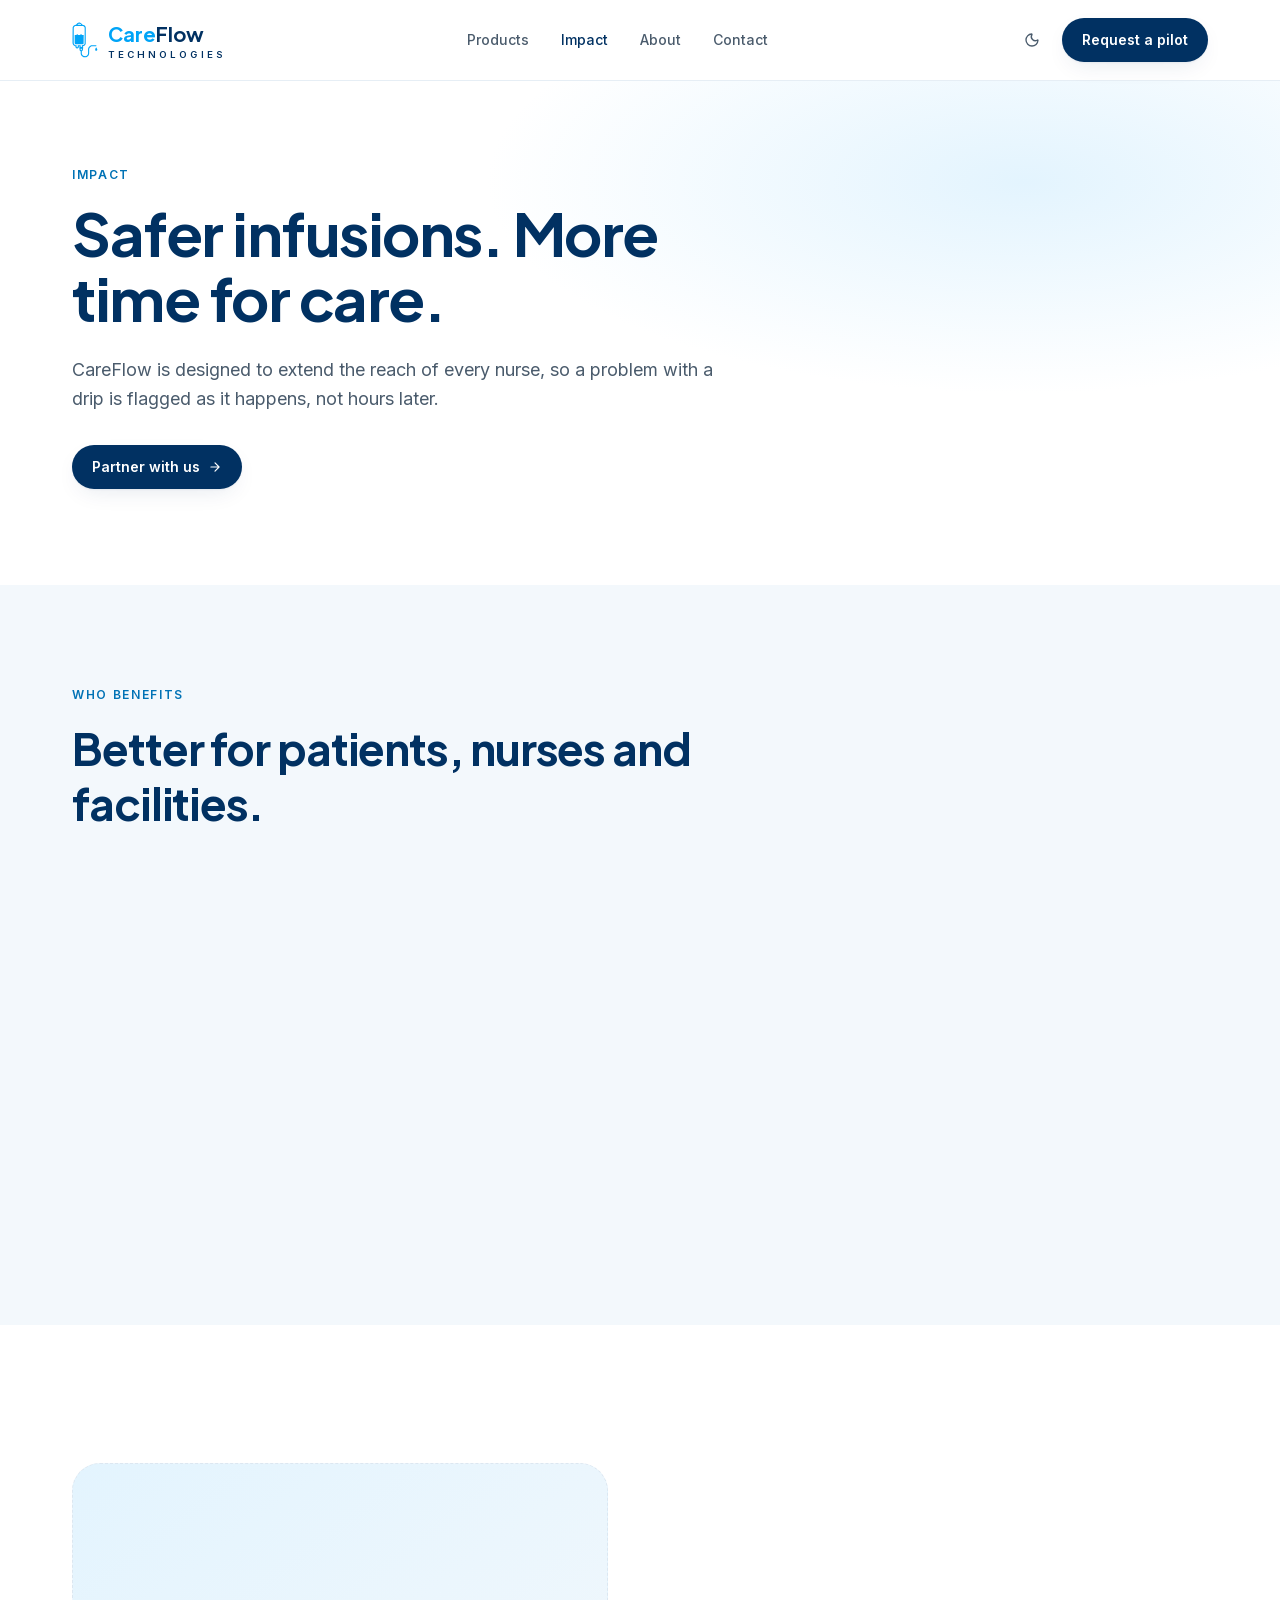
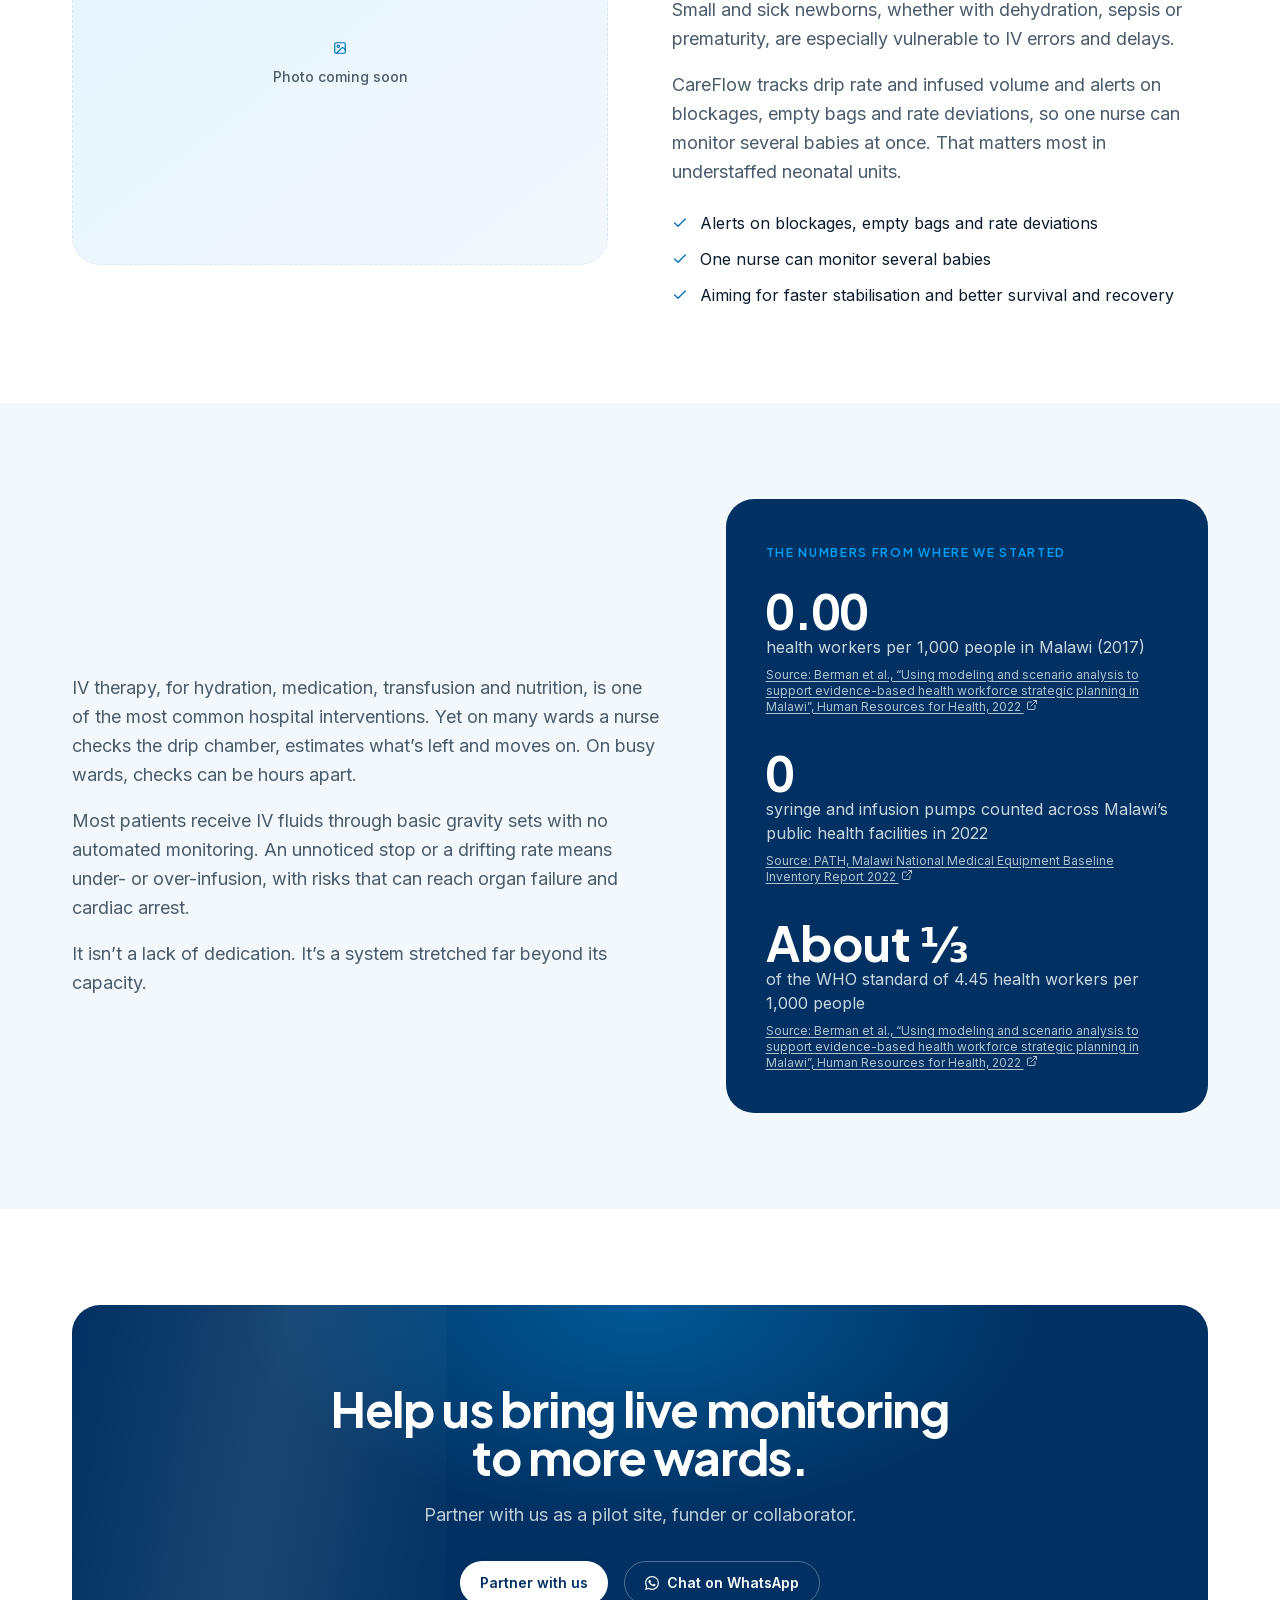
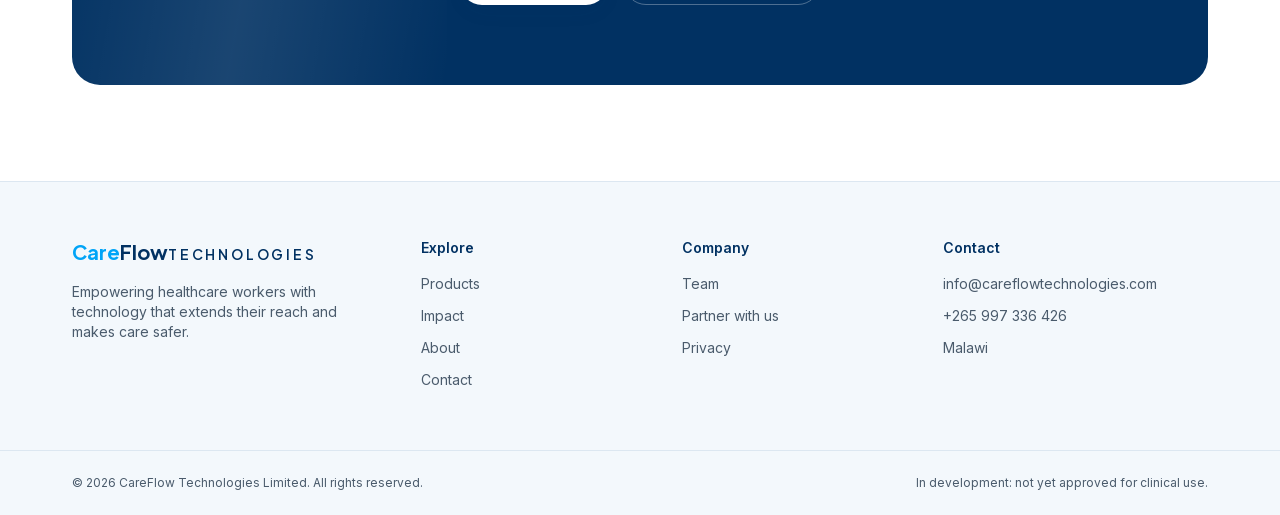
<file: impact/index.html>
<!DOCTYPE html><html  lang="en"><head><meta charset="utf-8"><meta name="viewport" content="width=device-width, initial-scale=1"><title>Impact · CareFlow Technologies</title><script type="importmap">{"imports":{"#entry":"/_nuxt/DRQ7sZam.js"}}</script><script>document.documentElement.classList.add('js')</script><link rel="stylesheet" href="/_nuxt/entry.BHixLTxo.css" crossorigin><style>:where(.i-lucide\:arrow-right){display:inline-block;width:1em;height:1em;background-color:currentColor;-webkit-mask-image:var(--svg);mask-image:var(--svg);-webkit-mask-repeat:no-repeat;mask-repeat:no-repeat;-webkit-mask-size:100% 100%;mask-size:100% 100%;--svg:url("data:image/svg+xml,%3Csvg xmlns='http://www.w3.org/2000/svg' viewBox='0 0 24 24' width='24' height='24'%3E%3Cpath fill='none' stroke='black' stroke-linecap='round' stroke-linejoin='round' stroke-width='2' d='M5 12h14m-7-7l7 7l-7 7'/%3E%3C/svg%3E")}:where(.i-lucide\:building-2){display:inline-block;width:1em;height:1em;background-color:currentColor;-webkit-mask-image:var(--svg);mask-image:var(--svg);-webkit-mask-repeat:no-repeat;mask-repeat:no-repeat;-webkit-mask-size:100% 100%;mask-size:100% 100%;--svg:url("data:image/svg+xml,%3Csvg xmlns='http://www.w3.org/2000/svg' viewBox='0 0 24 24' width='24' height='24'%3E%3Cg fill='none' stroke='black' stroke-linecap='round' stroke-linejoin='round' stroke-width='2'%3E%3Cpath d='M10 12h4m-4-4h4m0 13v-3a2 2 0 0 0-4 0v3'/%3E%3Cpath d='M6 10H4a2 2 0 0 0-2 2v7a2 2 0 0 0 2 2h16a2 2 0 0 0 2-2V9a2 2 0 0 0-2-2h-2'/%3E%3Cpath d='M6 21V5a2 2 0 0 1 2-2h8a2 2 0 0 1 2 2v16'/%3E%3C/g%3E%3C/svg%3E")}:where(.i-lucide\:check){display:inline-block;width:1em;height:1em;background-color:currentColor;-webkit-mask-image:var(--svg);mask-image:var(--svg);-webkit-mask-repeat:no-repeat;mask-repeat:no-repeat;-webkit-mask-size:100% 100%;mask-size:100% 100%;--svg:url("data:image/svg+xml,%3Csvg xmlns='http://www.w3.org/2000/svg' viewBox='0 0 24 24' width='24' height='24'%3E%3Cpath fill='none' stroke='black' stroke-linecap='round' stroke-linejoin='round' stroke-width='2' d='M20 6L9 17l-5-5'/%3E%3C/svg%3E")}:where(.i-lucide\:external-link){display:inline-block;width:1em;height:1em;background-color:currentColor;-webkit-mask-image:var(--svg);mask-image:var(--svg);-webkit-mask-repeat:no-repeat;mask-repeat:no-repeat;-webkit-mask-size:100% 100%;mask-size:100% 100%;--svg:url("data:image/svg+xml,%3Csvg xmlns='http://www.w3.org/2000/svg' viewBox='0 0 24 24' width='24' height='24'%3E%3Cpath fill='none' stroke='black' stroke-linecap='round' stroke-linejoin='round' stroke-width='2' d='M15 3h6v6m-11 5L21 3m-3 10v6a2 2 0 0 1-2 2H5a2 2 0 0 1-2-2V8a2 2 0 0 1 2-2h6'/%3E%3C/svg%3E")}:where(.i-lucide\:image){display:inline-block;width:1em;height:1em;background-color:currentColor;-webkit-mask-image:var(--svg);mask-image:var(--svg);-webkit-mask-repeat:no-repeat;mask-repeat:no-repeat;-webkit-mask-size:100% 100%;mask-size:100% 100%;--svg:url("data:image/svg+xml,%3Csvg xmlns='http://www.w3.org/2000/svg' viewBox='0 0 24 24' width='24' height='24'%3E%3Cg fill='none' stroke='black' stroke-linecap='round' stroke-linejoin='round' stroke-width='2'%3E%3Crect width='18' height='18' x='3' y='3' rx='2' ry='2'/%3E%3Ccircle cx='9' cy='9' r='2'/%3E%3Cpath d='m21 15l-3.086-3.086a2 2 0 0 0-2.828 0L6 21'/%3E%3C/g%3E%3C/svg%3E")}:where(.i-lucide\:menu){display:inline-block;width:1em;height:1em;background-color:currentColor;-webkit-mask-image:var(--svg);mask-image:var(--svg);-webkit-mask-repeat:no-repeat;mask-repeat:no-repeat;-webkit-mask-size:100% 100%;mask-size:100% 100%;--svg:url("data:image/svg+xml,%3Csvg xmlns='http://www.w3.org/2000/svg' viewBox='0 0 24 24' width='24' height='24'%3E%3Cpath fill='none' stroke='black' stroke-linecap='round' stroke-linejoin='round' stroke-width='2' d='M4 5h16M4 12h16M4 19h16'/%3E%3C/svg%3E")}:where(.i-lucide\:moon){display:inline-block;width:1em;height:1em;background-color:currentColor;-webkit-mask-image:var(--svg);mask-image:var(--svg);-webkit-mask-repeat:no-repeat;mask-repeat:no-repeat;-webkit-mask-size:100% 100%;mask-size:100% 100%;--svg:url("data:image/svg+xml,%3Csvg xmlns='http://www.w3.org/2000/svg' viewBox='0 0 24 24' width='24' height='24'%3E%3Cpath fill='none' stroke='black' stroke-linecap='round' stroke-linejoin='round' stroke-width='2' d='M20.985 12.486a9 9 0 1 1-9.473-9.472c.405-.022.617.46.402.803a6 6 0 0 0 8.268 8.268c.344-.215.825-.004.803.401'/%3E%3C/svg%3E")}:where(.i-lucide\:stethoscope){display:inline-block;width:1em;height:1em;background-color:currentColor;-webkit-mask-image:var(--svg);mask-image:var(--svg);-webkit-mask-repeat:no-repeat;mask-repeat:no-repeat;-webkit-mask-size:100% 100%;mask-size:100% 100%;--svg:url("data:image/svg+xml,%3Csvg xmlns='http://www.w3.org/2000/svg' viewBox='0 0 24 24' width='24' height='24'%3E%3Cg fill='none' stroke='black' stroke-linecap='round' stroke-linejoin='round' stroke-width='2'%3E%3Cpath d='M11 2v2M5 2v2m0-1H4a2 2 0 0 0-2 2v4a6 6 0 0 0 12 0V5a2 2 0 0 0-2-2h-1'/%3E%3Cpath d='M8 15a6 6 0 0 0 12 0v-3'/%3E%3Ccircle cx='20' cy='10' r='2'/%3E%3C/g%3E%3C/svg%3E")}:where(.i-lucide\:sun){display:inline-block;width:1em;height:1em;background-color:currentColor;-webkit-mask-image:var(--svg);mask-image:var(--svg);-webkit-mask-repeat:no-repeat;mask-repeat:no-repeat;-webkit-mask-size:100% 100%;mask-size:100% 100%;--svg:url("data:image/svg+xml,%3Csvg xmlns='http://www.w3.org/2000/svg' viewBox='0 0 24 24' width='24' height='24'%3E%3Cg fill='none' stroke='black' stroke-linecap='round' stroke-linejoin='round' stroke-width='2'%3E%3Ccircle cx='12' cy='12' r='4'/%3E%3Cpath d='M12 2v2m0 16v2M4.93 4.93l1.41 1.41m11.32 11.32l1.41 1.41M2 12h2m16 0h2M6.34 17.66l-1.41 1.41M19.07 4.93l-1.41 1.41'/%3E%3C/g%3E%3C/svg%3E")}:where(.i-lucide\:user-round){display:inline-block;width:1em;height:1em;background-color:currentColor;-webkit-mask-image:var(--svg);mask-image:var(--svg);-webkit-mask-repeat:no-repeat;mask-repeat:no-repeat;-webkit-mask-size:100% 100%;mask-size:100% 100%;--svg:url("data:image/svg+xml,%3Csvg xmlns='http://www.w3.org/2000/svg' viewBox='0 0 24 24' width='24' height='24'%3E%3Cg fill='none' stroke='black' stroke-linecap='round' stroke-linejoin='round' stroke-width='2'%3E%3Ccircle cx='12' cy='8' r='5'/%3E%3Cpath d='M20 21a8 8 0 0 0-16 0'/%3E%3C/g%3E%3C/svg%3E")}:where(.i-simple-icons\:whatsapp){display:inline-block;width:1em;height:1em;background-color:currentColor;-webkit-mask-image:var(--svg);mask-image:var(--svg);-webkit-mask-repeat:no-repeat;mask-repeat:no-repeat;-webkit-mask-size:100% 100%;mask-size:100% 100%;--svg:url("data:image/svg+xml,%3Csvg xmlns='http://www.w3.org/2000/svg' viewBox='0 0 24 24' width='24' height='24'%3E%3Cpath fill='black' d='M17.472 14.382c-.297-.149-1.758-.867-2.03-.967c-.273-.099-.471-.148-.67.15c-.197.297-.767.966-.94 1.164c-.173.199-.347.223-.644.075c-.297-.15-1.255-.463-2.39-1.475c-.883-.788-1.48-1.761-1.653-2.059c-.173-.297-.018-.458.13-.606c.134-.133.298-.347.446-.52s.198-.298.298-.497c.099-.198.05-.371-.025-.52s-.669-1.612-.916-2.207c-.242-.579-.487-.5-.669-.51a13 13 0 0 0-.57-.01c-.198 0-.52.074-.792.372c-.272.297-1.04 1.016-1.04 2.479c0 1.462 1.065 2.875 1.213 3.074s2.096 3.2 5.077 4.487c.709.306 1.262.489 1.694.625c.712.227 1.36.195 1.871.118c.571-.085 1.758-.719 2.006-1.413s.248-1.289.173-1.413c-.074-.124-.272-.198-.57-.347m-5.421 7.403h-.004a9.87 9.87 0 0 1-5.031-1.378l-.361-.214l-3.741.982l.998-3.648l-.235-.374a9.86 9.86 0 0 1-1.51-5.26c.001-5.45 4.436-9.884 9.888-9.884c2.64 0 5.122 1.03 6.988 2.898a9.82 9.82 0 0 1 2.893 6.994c-.003 5.45-4.437 9.884-9.885 9.884m8.413-18.297A11.82 11.82 0 0 0 12.05 0C5.495 0 .16 5.335.157 11.892c0 2.096.547 4.142 1.588 5.945L.057 24l6.305-1.654a11.9 11.9 0 0 0 5.683 1.448h.005c6.554 0 11.89-5.335 11.893-11.893a11.82 11.82 0 0 0-3.48-8.413'/%3E%3C/svg%3E")}</style><link rel="preload" as="fetch" crossorigin="anonymous" href="/impact/_payload.json?_b=0a03ac2b-12ef-45eb-927a-fb8623819912"><link rel="modulepreload" as="script" crossorigin href="/_nuxt/DRQ7sZam.js"><link rel="modulepreload" as="script" crossorigin href="/_nuxt/BdETwZT7.js"><link rel="modulepreload" as="script" crossorigin href="/_nuxt/DqLVaKEB.js"><link rel="modulepreload" as="script" crossorigin href="/_nuxt/DU6srnIH.js"><link rel="modulepreload" as="script" crossorigin href="/_nuxt/CrPhr7SD.js"><link rel="modulepreload" as="script" crossorigin href="/_nuxt/BF__SZrQ.js"><link rel="modulepreload" as="script" crossorigin href="/_nuxt/0gzi3ang.js"><link rel="modulepreload" as="script" crossorigin href="/_nuxt/BXYJqxxn.js"><link rel="modulepreload" as="script" crossorigin href="/_nuxt/CWbw4GeF.js"><link rel="modulepreload" as="script" crossorigin href="/_nuxt/LO_KaAqq.js"><link rel="modulepreload" as="script" crossorigin href="/_nuxt/B4XLFbwF.js"><link rel="modulepreload" as="script" crossorigin href="/_nuxt/DDyF1s2E.js"><script type="module" src="/_nuxt/DRQ7sZam.js" crossorigin></script><link rel="icon" type="image/svg+xml" href="/favicon.svg"><link rel="icon" type="image/png" sizes="32x32" href="/favicon-32.png"><link rel="icon" href="/favicon.ico" sizes="48x48"><link rel="apple-touch-icon" href="/apple-touch-icon.png"><script type="application/ld+json">{"@context":"https://schema.org","@graph":[{"@type":"Organization","@id":"https://careflowtechnologies.com/#organization","name":"CareFlow Technologies","legalName":"CareFlow Technologies Limited","url":"https://careflowtechnologies.com/","logo":"https://careflowtechnologies.com/icon-512.png","email":"info@careflowtechnologies.com","telephone":"+265 997 336 426","address":{"@type":"PostalAddress","addressCountry":"MW"}},{"@type":"WebSite","@id":"https://careflowtechnologies.com/#website","name":"CareFlow Technologies","alternateName":"CareFlow","url":"https://careflowtechnologies.com/"}]}</script><meta name="description" content="How live IV monitoring helps patients, nurses and facilities, from busy general wards to neonatal units."><meta property="og:title" content="Impact"><meta property="og:description" content="How live IV monitoring helps patients, nurses and facilities, from busy general wards to neonatal units."><meta property="og:image" content="https://careflowtechnologies.com/og.png"><meta property="og:url" content="https://careflowtechnologies.com/impact/"><meta name="twitter:card" content="summary_large_image"><link rel="canonical" href="https://careflowtechnologies.com/impact/"><script>"use strict";(()=>{const o=window,e=document.documentElement,c=["dark","light"],s=getStorageValue("localStorage","nuxt-color-mode")||"system";let r=s==="system"?f():s;const l=e.getAttribute("data-color-mode-forced");l&&(r=l),i(r),o["__NUXT_COLOR_MODE__"]={preference:s,value:r,getColorScheme:f,addColorScheme:i,removeColorScheme:d};function i(t){const a=""+t+"",n="";e.classList?e.classList.add(a):e.className+=" "+a,n&&e.setAttribute("data-"+n,t)}function d(t){const a=""+t+"",n="";e.classList?e.classList.remove(a):e.className=e.className.replace(new RegExp(a,"g"),""),n&&e.removeAttribute("data-"+n)}function u(t){return o.matchMedia("(prefers-color-scheme"+t+")")}function f(){if(o.matchMedia&&u("").media!=="not all"){for(const t of c)if(u(":"+t).matches)return t}return"light"}})();function getStorageValue(o,e){switch(o){case"localStorage":try{return window.localStorage.getItem(e)}catch{return null}case"sessionStorage":try{return window.sessionStorage.getItem(e)}catch{return null}case"cookie":try{return getCookie(e)}catch{return null}default:return null}}function getCookie(o){const c=("; "+window.document.cookie).split("; "+o+"=");if(c.length===2){const s=c.pop();return s?s.split(";").shift():null}}</script><style>@font-face{font-family:Plus Jakarta Sans;src:local(Plus Jakarta Sans Variable Italic),url(/_nuxt/fonts/h0AUkCfyfKyBKdwa_skvQ6DbDtFXLQ_Yy4xUirju9S4-jpeLu7eQ1_3PRT8dJ3oF3lAbnW0HnzvGEAmj9traCno.woff2)format("woff2");font-display:swap;unicode-range:U+460-52F,U+1C80-1C8A,U+20B4,U+2DE0-2DFF,U+A640-A69F,U+FE2E-FE2F;font-weight:400 700;font-style:italic}@font-face{font-family:Plus Jakarta Sans Fallback\: Segoe UI;src:local(Segoe UI);size-adjust:105.558%;ascent-override:98.3348%;descent-override:21.0311%;line-gap-override:0%}@font-face{font-family:Plus Jakarta Sans Fallback\: Helvetica Neue;src:local(Helvetica Neue);size-adjust:104%;ascent-override:99.8077%;descent-override:21.3462%;line-gap-override:0%}@font-face{font-family:Plus Jakarta Sans Fallback\: Arial;src:local(Arial);size-adjust:104.98%;ascent-override:98.8763%;descent-override:21.147%;line-gap-override:0%}@font-face{font-family:Plus Jakarta Sans Fallback\: Noto Sans;src:local(Noto Sans);size-adjust:98.7342%;ascent-override:105.131%;descent-override:22.4846%;line-gap-override:0%}@font-face{font-family:Plus Jakarta Sans;src:local(Plus Jakarta Sans Variable Italic),url(/_nuxt/fonts/EHhMPTZxs1DLFoSCpTpJi7S22G4OhYT8lewk_1xckC8-E9n0RhQShoqM5fLUT_RXtS4T2p_LAiIOBCwztLaRQuE.woff2)format("woff2");font-display:swap;unicode-range:U+102-103,U+110-111,U+128-129,U+168-169,U+1A0-1A1,U+1AF-1B0,U+300-301,U+303-304,U+308-309,U+323,U+329,U+1EA0-1EF9,U+20AB;font-weight:400 700;font-style:italic}@font-face{font-family:Plus Jakarta Sans;src:local(Plus Jakarta Sans Variable Italic),url(/_nuxt/fonts/MDwTfPBLLkOaYY6Syn3fT929XleGt5GMJv6uGhPZd0I-vv5nfMCKpC4Hg3_nmx6d4CQNZ3DqashpQcpoaoxsiuI.woff2)format("woff2");font-display:swap;unicode-range:U+100-2BA,U+2BD-2C5,U+2C7-2CC,U+2CE-2D7,U+2DD-2FF,U+304,U+308,U+329,U+1D00-1DBF,U+1E00-1E9F,U+1EF2-1EFF,U+2020,U+20A0-20AB,U+20AD-20C4,U+2113,U+2C60-2C7F,U+A720-A7FF;font-weight:400 700;font-style:italic}@font-face{font-family:Plus Jakarta Sans;src:local(Plus Jakarta Sans Variable Italic),url(/_nuxt/fonts/vFd0fmDQQ6dUNFYjwFyhfNYWu-rKrxD3zqwr7yfeIbc-0u56STp_ypV_wck1PaUooNhuP_s4aEQjZEEXgQsB7o4.woff2)format("woff2");font-display:swap;unicode-range:U+??,U+131,U+152-153,U+2BB-2BC,U+2C6,U+2DA,U+2DC,U+304,U+308,U+329,U+2000-206F,U+20AC,U+2122,U+2191,U+2193,U+2212,U+2215,U+FEFF,U+FFFD;font-weight:400 700;font-style:italic}@font-face{font-family:Plus Jakarta Sans;src:local(Plus Jakarta Sans Variable),url(/_nuxt/fonts/5IgvIzWAveoNXlQFVm-aWM8yNj5ha56cFNya7Z9Q_YE-FK1AhkTx9rn_wGOIv9D38I9BXDJWXSSVmaZRw4bsXHg.woff2)format("woff2");font-display:swap;unicode-range:U+460-52F,U+1C80-1C8A,U+20B4,U+2DE0-2DFF,U+A640-A69F,U+FE2E-FE2F;font-weight:400 700;font-style:normal}@font-face{font-family:Plus Jakarta Sans;src:local(Plus Jakarta Sans Variable),url(/_nuxt/fonts/LlkRNqpUXT184ITHz2ImBS70pPRrIYbBYm5lnR5T2hQ-QqfHOS8AuhvxUBWI2_o7dfCfV6sgPgo8fKatOL_oXaU.woff2)format("woff2");font-display:swap;unicode-range:U+102-103,U+110-111,U+128-129,U+168-169,U+1A0-1A1,U+1AF-1B0,U+300-301,U+303-304,U+308-309,U+323,U+329,U+1EA0-1EF9,U+20AB;font-weight:400 700;font-style:normal}@font-face{font-family:Plus Jakarta Sans;src:local(Plus Jakarta Sans Variable),url(/_nuxt/fonts/Z1Hxuez7RsZqYWJcXrjljtVt8dWJe-fB47SF0b3XCbM-bY_e0N33vFDEeRepazCWL6rGkfqt27UyV0RXQUhhydE.woff2)format("woff2");font-display:swap;unicode-range:U+100-2BA,U+2BD-2C5,U+2C7-2CC,U+2CE-2D7,U+2DD-2FF,U+304,U+308,U+329,U+1D00-1DBF,U+1E00-1E9F,U+1EF2-1EFF,U+2020,U+20A0-20AB,U+20AD-20C4,U+2113,U+2C60-2C7F,U+A720-A7FF;font-weight:400 700;font-style:normal}@font-face{font-family:Plus Jakarta Sans;src:local(Plus Jakarta Sans Variable),url(/_nuxt/fonts/N6a464ONG6G2QwvXkRQxmkb6Upu53F9VINRl-UICiPU-5A74LG92j2E8ztd62HTHyuecPyMCJzc74dIf2kdcJmE.woff2)format("woff2");font-display:swap;unicode-range:U+??,U+131,U+152-153,U+2BB-2BC,U+2C6,U+2DA,U+2DC,U+304,U+308,U+329,U+2000-206F,U+20AC,U+2122,U+2191,U+2193,U+2212,U+2215,U+FEFF,U+FFFD;font-weight:400 700;font-style:normal}@font-face{font-family:Inter;src:local(Inter Variable Italic),url(/_nuxt/fonts/DYJdeJPtCBIYWgA5cyxBmly7l27Wj1oQp4mFkXDxvIs-DPFPVSnB8cId8pOwgvRNA2TCO2OWamyoeCtk437Sapc.woff2)format("woff2");font-display:swap;unicode-range:U+460-52F,U+1C80-1C8A,U+20B4,U+2DE0-2DFF,U+A640-A69F,U+FE2E-FE2F;font-weight:400 700;font-style:italic}@font-face{font-family:Inter Fallback\: Segoe UI;src:local(Segoe UI);size-adjust:107.709%;ascent-override:89.9412%;descent-override:22.3946%;line-gap-override:0%}@font-face{font-family:Inter Fallback\: Helvetica Neue;src:local(Helvetica Neue);size-adjust:106.12%;ascent-override:91.2883%;descent-override:22.7301%;line-gap-override:0%}@font-face{font-family:Inter Fallback\: Arial;src:local(Arial);size-adjust:107.119%;ascent-override:90.4365%;descent-override:22.518%;line-gap-override:0%}@font-face{font-family:Inter Fallback\: Noto Sans;src:local(Noto Sans);size-adjust:100.747%;ascent-override:96.1571%;descent-override:23.9423%;line-gap-override:0%}@font-face{font-family:Inter;src:local(Inter Variable Italic),url(/_nuxt/fonts/QpJYL2mwM_fWcwdT8T92e3Zj7wNrhqhFzZMwIpW9Yhk-XgOijeIybntTr80kfTNzJ_MAYXALsEz4LGK8FlCLUMQ.woff2)format("woff2");font-display:swap;unicode-range:U+301,U+400-45F,U+490-491,U+4B0-4B1,U+2116;font-weight:400 700;font-style:italic}@font-face{font-family:Inter;src:local(Inter Variable Italic),url(/_nuxt/fonts/nRO08svVDfHK2I6XQv8acbCwVYFPI-lNFmbTO_Ato-U-leG_hYlPLJBni6ljwuquGygDJ11Q9JovV7X4etSwPIs.woff2)format("woff2");font-display:swap;unicode-range:U+1F??;font-weight:400 700;font-style:italic}@font-face{font-family:Inter;src:local(Inter Variable Italic),url(/_nuxt/fonts/DyoSP_ZB-sZ6jdZm0DNNNAZlak-n8B55ylByyLLv58Y-LDxnRyFE6SL_0xO8Ook5rXOokOEsSmBy44omeJ02DT4.woff2)format("woff2");font-display:swap;unicode-range:U+370-377,U+37A-37F,U+384-38A,U+38C,U+38E-3A1,U+3A3-3FF;font-weight:400 700;font-style:italic}@font-face{font-family:Inter;src:local(Inter Variable Italic),url(/_nuxt/fonts/xiWtFoOGVpxz2O8rJiJmkaO17BlbbGGm_obdnXH3FNs-8YIR4ZfCCs9oJJ4E1XpjqOJwDB0_yPAN4AMVgQAVTKs.woff2)format("woff2");font-display:swap;unicode-range:U+102-103,U+110-111,U+128-129,U+168-169,U+1A0-1A1,U+1AF-1B0,U+300-301,U+303-304,U+308-309,U+323,U+329,U+1EA0-1EF9,U+20AB;font-weight:400 700;font-style:italic}@font-face{font-family:Inter;src:local(Inter Variable Italic),url(/_nuxt/fonts/okGTeHOzA93WHhiHQhh2kiQFJ8jP7Rs_J1FR3XblyKk-bIMLl2bdqTiV6xWjXZLjoJYX4UhZc8AFIlYM7Hc12TM.woff2)format("woff2");font-display:swap;unicode-range:U+100-2BA,U+2BD-2C5,U+2C7-2CC,U+2CE-2D7,U+2DD-2FF,U+304,U+308,U+329,U+1D00-1DBF,U+1E00-1E9F,U+1EF2-1EFF,U+2020,U+20A0-20AB,U+20AD-20C4,U+2113,U+2C60-2C7F,U+A720-A7FF;font-weight:400 700;font-style:italic}@font-face{font-family:Inter;src:local(Inter Variable Italic),url(/_nuxt/fonts/shQVi3meleYLIUqZP9-ZwNpu1UG0BrC8W1a0_vPu1vM-WIRtv4uldWqfFM5rfsEDcWL99nKboOnkZoW_g2Ev8Uk.woff2)format("woff2");font-display:swap;unicode-range:U+??,U+131,U+152-153,U+2BB-2BC,U+2C6,U+2DA,U+2DC,U+304,U+308,U+329,U+2000-206F,U+20AC,U+2122,U+2191,U+2193,U+2212,U+2215,U+FEFF,U+FFFD;font-weight:400 700;font-style:italic}@font-face{font-family:Inter;src:local(Inter Variable),url(/_nuxt/fonts/95LF05ynkR2iited5vKC3ML7Mt4iflufgyYJQAK9nF4-NZaZZt6E_IGCSpI3DA35nDyNvesPNS4QNP7XC2pYBYE.woff2)format("woff2");font-display:swap;unicode-range:U+460-52F,U+1C80-1C8A,U+20B4,U+2DE0-2DFF,U+A640-A69F,U+FE2E-FE2F;font-weight:400 700;font-style:normal}@font-face{font-family:Inter;src:local(Inter Variable),url(/_nuxt/fonts/rKlr2fNB2-iyJhDGh3GjbB7U7xF6BMr1eV-ngyy8udQ-JfckSRSkmknXCHp5oZLIYR_jNB6MzYb7ifA6hU4lk2o.woff2)format("woff2");font-display:swap;unicode-range:U+301,U+400-45F,U+490-491,U+4B0-4B1,U+2116;font-weight:400 700;font-style:normal}@font-face{font-family:Inter;src:local(Inter Variable),url(/_nuxt/fonts/Nah9koTOFvXUREZWfV7DH4zgASpXCzPkz6Tn28ZWLF8-BPqOaS9b32mrF_JERGBi9aAWCHVMBVP2cgIrQCresgU.woff2)format("woff2");font-display:swap;unicode-range:U+1F??;font-weight:400 700;font-style:normal}@font-face{font-family:Inter;src:local(Inter Variable),url(/_nuxt/fonts/6yQlgZNOH42hUtIIIHjZiNFc1WmiHD7IpV78HkewQzs-Qk_1yENQUazQQ0tP2ZD16gLhgnkqQqP7MhASnXvWtqQ.woff2)format("woff2");font-display:swap;unicode-range:U+370-377,U+37A-37F,U+384-38A,U+38C,U+38E-3A1,U+3A3-3FF;font-weight:400 700;font-style:normal}@font-face{font-family:Inter;src:local(Inter Variable),url(/_nuxt/fonts/k3YRPyaHq8R9a3gxNSuQ3W_8hdDfEx-SbAtGnVOYnHY-fVFZzzariE_Uq-dTHevDSbvLurnlJRTddHpakm9Ws1w.woff2)format("woff2");font-display:swap;unicode-range:U+102-103,U+110-111,U+128-129,U+168-169,U+1A0-1A1,U+1AF-1B0,U+300-301,U+303-304,U+308-309,U+323,U+329,U+1EA0-1EF9,U+20AB;font-weight:400 700;font-style:normal}@font-face{font-family:Inter;src:local(Inter Variable),url(/_nuxt/fonts/der4-T0bORlPDyrpWSOU_0VRetbtC4vnusni_kWmK7Q-GXB5hylV4plFt0WDHf1wY5BRE9_7uLFvbkkQKAdfTP0.woff2)format("woff2");font-display:swap;unicode-range:U+100-2BA,U+2BD-2C5,U+2C7-2CC,U+2CE-2D7,U+2DD-2FF,U+304,U+308,U+329,U+1D00-1DBF,U+1E00-1E9F,U+1EF2-1EFF,U+2020,U+20A0-20AB,U+20AD-20C4,U+2113,U+2C60-2C7F,U+A720-A7FF;font-weight:400 700;font-style:normal}@font-face{font-family:Inter;src:local(Inter Variable),url(/_nuxt/fonts/23mtYSzxPVyLoxLNpoXveb5p0hEC2MbGLOudqhNuXQQ-sHyjhRga9hvdq4tAx7_wIeBFh1sLJ_E5PRwGnzrqxWs.woff2)format("woff2");font-display:swap;unicode-range:U+??,U+131,U+152-153,U+2BB-2BC,U+2C6,U+2DA,U+2DC,U+304,U+308,U+329,U+2000-206F,U+20AC,U+2122,U+2191,U+2193,U+2212,U+2215,U+FEFF,U+FFFD;font-weight:400 700;font-style:normal}</style></head><body><div id="__nuxt"><!--[--><div></div><div class="flex min-h-dvh flex-col"><a href="#main" class="bg-primary text-primary-ink sr-only z-50 rounded-full px-5 py-3 text-sm font-semibold focus:not-sr-only focus:fixed focus:top-3 focus:left-3">Skip to content</a><!--[--><div class="pointer-events-none absolute top-0 left-0 h-px w-px" aria-hidden="true"></div><header class="border-border/70 bg-bg/85 sticky top-0 z-30 border-b backdrop-blur transition-shadow"><div class="container-x flex h-16 items-center justify-between lg:h-20"><a href="/" class="flex items-center gap-2.5" aria-label="CareFlow Technologies home"><svg xmlns="http://www.w3.org/2000/svg" viewbox="28 3 850 1180" class="h-9 w-auto" role="img" aria-label="CareFlow Technologies"><path d="M246 25C245 25 242 26 241 26C239 26 237 27 234 28C232 28 230 29 230 29C230 28 228 29 227 29C224 31 213 36 212 36C212 36 209 38 205 41C195 47 178 64 172 74C166 83 166 84 162 92C161 94 160 96 159 97C158 97 154 97 149 97C143 97 139 97 136 98C134 99 131 100 129 100C128 100 126 100 126 101C125 102 124 102 122 102C121 102 119 102 118 103C117 104 113 106 108 108C101 111 88 120 80 127C75 132 63 149 58 158C58 160 56 162 56 163C55 164 55 166 55 166C55 167 54 169 53 170C52 172 52 173 52 174C53 174 52 176 52 177C51 178 50 182 50 186C48 193 48 701 49 710C50 713 50 716 51 718C51 719 52 722 54 726C56 732 56 732 60 740C68 757 84 775 100 785C103 786 110 790 114 792C116 792 119 793 120 794C124 796 130 797 135 798C138 798 140 799 140 800C141 802 142 808 142 815C142 823 142 829 143 830C144 832 146 836 148 840C151 847 163 860 170 863C172 864 174 866 176 867C177 867 178 868 179 868C179 867 181 868 182 868C184 870 210 871 213 869C214 868 217 867 219 866C232 861 243 849 249 836C252 830 252 827 253 813L254 802L264 801C269 801 274 801 274 801C275 801 275 808 275 816L275 831L272 835C268 840 264 848 264 852C264 854 266 860 267 864C268 865 270 868 272 870L274 873L275 896C276 918 277 927 279 929C280 930 280 931 280 932C280 936 295 955 300 957C302 958 305 959 308 961L312 964L313 1004C313 1032 314 1046 315 1048C316 1050 316 1053 316 1055C316 1056 316 1058 317 1058C318 1059 318 1061 318 1062C318 1064 318 1066 319 1066C320 1067 320 1068 320 1069C320 1070 320 1072 321 1073C322 1074 324 1078 325 1082C330 1092 335 1100 338 1105C343 1112 363 1132 366 1134C367 1134 369 1136 370 1137C373 1139 380 1143 382 1144C383 1145 386 1146 388 1148C391 1150 394 1151 395 1152C397 1152 400 1154 404 1155C405 1156 408 1156 409 1157C410 1157 412 1158 412 1158C413 1159 415 1159 417 1159C418 1159 420 1159 420 1160C422 1162 467 1163 478 1161C482 1160 486 1160 488 1159C490 1159 492 1158 493 1158C493 1157 494 1157 495 1157C496 1157 498 1156 500 1156C502 1155 505 1154 507 1153C509 1152 512 1151 513 1150C514 1150 516 1148 518 1148C518 1147 523 1144 526 1142C542 1132 551 1125 562 1111C565 1107 573 1095 576 1090C576 1089 577 1088 577 1088C578 1088 578 1087 578 1087C578 1086 579 1083 580 1080C582 1078 583 1075 583 1074C583 1073 584 1072 584 1072C585 1071 585 1070 585 1068C585 1066 586 1065 586 1064C587 1064 587 1062 587 1061C587 1059 588 1057 588 1056C591 1051 591 1039 592 964C592 921 593 886 594 883C595 878 597 871 598 869C599 868 600 865 600 863C602 859 604 855 609 846C616 835 634 818 644 813C646 812 647 812 648 811C649 811 651 810 652 809C653 809 656 808 657 807C671 802 671 802 744 801C817 800 817 800 822 795C831 786 831 776 823 768C819 763 820 763 745 763C683 763 673 763 670 764C668 765 664 766 663 766C661 766 659 766 659 767C658 767 657 768 655 768C653 769 650 770 644 772C636 775 620 784 615 787C596 802 580 820 572 835C570 839 568 842 568 843C567 843 567 844 567 845C567 845 566 848 564 851C563 854 562 857 562 858C562 859 562 860 561 860C560 861 560 863 560 864C560 866 559 868 559 870C558 871 557 874 556 877C556 880 555 917 555 959C555 1004 554 1038 553 1042C551 1052 550 1056 549 1057C548 1058 548 1059 548 1060C548 1062 542 1075 540 1077C539 1078 538 1079 538 1080C538 1080 537 1082 536 1082C535 1084 534 1085 534 1085C534 1088 518 1103 510 1108C501 1114 489 1120 489 1120C489 1119 488 1120 487 1120C483 1122 476 1124 460 1126C451 1127 427 1124 420 1121C403 1114 392 1107 381 1097C371 1087 366 1080 361 1069C356 1060 355 1056 355 1054C355 1053 354 1052 354 1051C352 1049 351 1038 350 1001C350 965 350 963 352 962C364 958 378 944 383 932C384 930 385 928 385 926C386 925 386 915 387 901C387 888 387 877 388 876C388 874 390 872 391 870C399 861 400 850 395 840C393 837 390 833 389 831C386 828 386 827 386 814C387 798 386 799 398 797C401 796 405 795 406 794C408 794 412 792 416 791C419 790 423 788 425 786C427 785 429 784 430 784C430 784 432 783 432 782C434 781 435 780 436 780C438 780 457 760 463 751C466 746 469 742 469 741C469 741 470 740 470 739C471 738 472 736 473 733C474 730 475 728 475 728C475 727 476 725 476 723C477 721 478 717 478 714C479 709 480 648 479 448C479 305 479 186 479 183C478 180 477 177 477 176C476 176 476 175 476 174C476 171 475 168 470 158C466 149 465 148 458 138C454 132 436 116 430 112C428 112 424 110 421 108C417 106 413 104 412 104C411 104 410 104 410 103C409 102 408 102 406 102C405 102 404 102 404 101C403 100 401 100 400 100C398 100 395 99 393 98C390 98 386 97 380 97C372 97 370 97 369 95C368 94 367 93 367 93C367 92 362 82 361 80C360 78 358 76 357 73C350 63 334 46 324 41C315 36 300 29 297 28C296 28 294 28 292 27C284 24 279 24 264 23C252 23 248 24 246 25zM279 62C298 67 311 75 323 90C329 98 333 97 266 97C233 97 206 97 205 97C205 97 204 97 204 96C203 94 206 89 213 82C220 75 234 66 237 66C238 66 240 65 242 64C243 64 246 63 247 63C248 63 250 62 251 62C253 61 273 61 279 62zM387 135C401 139 414 146 424 157C429 162 437 173 437 175C437 176 437 177 438 178C440 182 442 188 443 192C444 200 444 698 442 705C439 720 433 732 421 743C414 749 403 757 401 756C401 756 400 757 398 758C397 758 395 759 394 759C393 759 391 759 390 760C389 761 381 762 364 763C352 763 350 763 350 765C349 766 349 780 349 796L350 824L331 824L313 824L313 794L312 764L266 763C239 763 218 763 217 763C216 764 216 771 216 791C216 821 216 821 209 828C201 836 188 834 182 824L179 820L179 791L179 763L165 763C143 762 136 760 124 754C118 752 114 749 108 743C100 734 97 732 92 722C89 716 89 714 87 705C85 698 85 203 86 193C87 189 88 186 88 185C89 185 89 184 89 183C89 178 101 158 108 153C115 147 121 143 126 141C128 140 132 138 133 137C135 137 137 136 139 136C140 136 142 136 143 135C145 134 381 134 387 135zM349 881C349 882 350 899 349 914C349 920 343 926 336 928C331 930 330 930 326 928C321 926 318 923 315 918C313 914 313 911 313 898C313 887 313 882 314 880C315 879 318 879 332 879C346 879 348 879 349 881zM192 410C190 412 186 414 185 416C183 418 181 419 180 419C180 419 178 420 177 421C176 422 173 424 171 425C169 426 167 428 166 428C165 429 163 429 162 429C161 429 160 429 160 430C159 431 149 432 142 432C138 432 128 431 122 429C119 429 117 428 117 428C116 429 117 703 118 705C118 706 119 708 120 710C122 714 126 719 129 722C134 726 140 729 142 729C143 729 144 730 146 730C147 732 163 732 264 732C345 732 381 732 382 731C383 730 385 730 386 730C389 729 398 724 402 720C405 717 407 714 411 705C412 703 412 428 412 427C411 427 410 427 410 428C407 430 394 432 386 432C372 432 360 428 348 419C336 410 332 408 325 408C319 408 316 409 310 414C300 421 291 427 290 427C289 427 288 427 288 428C285 430 272 432 264 432C257 432 247 431 246 430C246 429 245 429 244 429C241 429 230 423 223 417C221 415 218 413 217 412C216 412 215 411 215 411C215 410 214 410 213 410C212 410 211 410 210 409C210 408 207 408 203 408C198 408 195 409 192 410zM818 842C816 845 814 848 814 848C814 849 811 854 808 858C802 867 798 874 796 879C796 880 795 883 794 884C792 888 791 894 790 900C790 902 789 906 788 909C787 916 790 927 796 935C800 942 811 947 821 948C827 948 828 948 838 943C843 942 851 933 853 928C855 923 858 914 858 911C858 908 855 894 854 892C853 891 853 889 853 888C853 887 851 882 844 869C843 865 839 859 836 856C834 852 830 847 827 843C825 840 823 837 823 837C822 837 820 839 818 842z" fill="var(--sky)"></path><!----></svg><span class="leading-none" aria-hidden="true" data-wordmark><span class="font-display block text-xl font-bold"><span class="text-sky">Care</span><span class="text-navy">Flow</span></span><span class="text-navy mt-0.5 block text-[0.6rem] font-semibold tracking-[0.32em]"> TECHNOLOGIES </span></span></a><nav class="text-ink-muted hidden items-center gap-6 text-sm font-medium md:flex lg:gap-8" aria-label="Main"><!--[--><a href="/products/iv-drip-monitor/" class="hover:text-navy transition">Products</a><a aria-current="page" href="/impact/" class="text-navy router-link-exact-active hover:text-navy transition">Impact</a><a href="/about/" class="hover:text-navy transition">About</a><a href="/contact/" class="hover:text-navy transition">Contact</a><!--]--></nav><div class="flex items-center gap-2"><button type="button" class="text-ink-muted hover:bg-surface-muted hover:text-navy grid size-11 place-items-center rounded-full transition" aria-label="Toggle dark mode"><span class="flex dark:hidden"><span class="iconify i-lucide:moon size-5" aria-hidden="true" style=""></span></span><span class="hidden dark:flex"><span class="iconify i-lucide:sun size-5" aria-hidden="true" style=""></span></span></button><a href="/contact/?type=hospital" class="btn-primary group hidden sm:inline-flex" data-umami-event="cta-pilot"><!--[-->Request a pilot<!--]--></a><div class="md:hidden"><button type="button" class="text-navy hover:bg-surface-muted grid size-11 place-items-center rounded-full" aria-label="Open menu" aria-expanded="false" aria-controls="mobile-nav"><span class="iconify i-lucide:menu size-6" aria-hidden="true" style=""></span></button><nav id="mobile-nav" class="border-border bg-bg shadow-soft absolute inset-x-0 top-full border-b" aria-label="Main" style="display:none;"><ul class="container-x flex flex-col py-3"><!--[--><li><a href="/products/iv-drip-monitor/" class="border-border/70 text-ink-muted flex min-h-12 items-center border-b font-medium">Products</a></li><li><a aria-current="page" href="/impact/" class="text-navy router-link-exact-active border-border/70 text-ink-muted flex min-h-12 items-center border-b font-medium">Impact</a></li><li><a href="/about/" class="border-border/70 text-ink-muted flex min-h-12 items-center border-b font-medium">About</a></li><li><a href="/contact/" class="border-border/70 text-ink-muted flex min-h-12 items-center border-b font-medium">Contact</a></li><!--]--><li class="pt-4 pb-2"><a href="/contact/?type=hospital" class="btn-primary group w-full" data-umami-event="cta-pilot"><!--[-->Request a pilot<!--]--></a></li></ul></nav></div></div></div></header><!--]--><main id="main" class="flex-1" tabindex="-1"><!--[--><div><section class="relative overflow-hidden"><div class="pointer-events-none absolute inset-0 bg-[radial-gradient(60%_60%_at_80%_20%,var(--sky-soft),transparent_70%)]" aria-hidden="true"></div><div class="container-x relative grid items-center gap-12 pt-12 pb-16 md:gap-8 lg:gap-16 lg:pt-20 lg:pb-24"><!--[--><div class="max-w-2xl"><p class="eyebrow">Impact</p><h1 class="text-4xl leading-[1.08] font-extrabold sm:text-5xl lg:text-6xl mt-4"><!--[-->Safer infusions. More time for care.<!--]--></h1><p class="lead mt-6">CareFlow is designed to extend the reach of every nurse, so a problem with a drip is flagged as it happens, not hours later.</p><!--[--><a href="/contact/?type=investor" class="btn-primary group mt-8" data-umami-event="cta-investor"><!--[-->Partner with us <span class="iconify i-lucide:arrow-right size-4 transition-transform motion-safe:group-hover:translate-x-0.5" aria-hidden="true" style=""></span><!--]--></a><!--]--></div><!----><!--]--></div></section><section class="section bg-surface-muted"><div class="container-x"><!--[--><!--[--><div class="max-w-2xl reveal"><p class="eyebrow">Who benefits</p><h2 class="h2 mt-4"><!--[-->Better for patients, nurses and facilities.<!--]--></h2><!----><!--[--><!--]--></div><ul class="mt-12 grid gap-5 md:grid-cols-3 md:gap-4 lg:gap-5 reveal-stagger"><!--[--><li class="card group p-6 sm:p-8 md:p-6 lg:p-8"><!--[--><span class="bg-sky-soft text-sky-ink grid shrink-0 place-items-center rounded-xl transition-transform motion-safe:group-hover:scale-105 motion-safe:group-hover:-rotate-3 size-14" aria-hidden="true"><span class="iconify i-lucide:user-round size-6" aria-hidden="true" style=""></span></span><h3 class="mt-5 text-xl font-bold">For patients</h3><ul class="mt-4 space-y-3"><!--[--><li class="text-ink-muted flex gap-3 text-sm"><span class="iconify i-lucide:check text-sky-ink mt-0.5 size-4 shrink-0" aria-hidden="true" style=""></span><span>Fewer complications from undetected stops, empty bags or wrong rates</span></li><li class="text-ink-muted flex gap-3 text-sm"><span class="iconify i-lucide:check text-sky-ink mt-0.5 size-4 shrink-0" aria-hidden="true" style=""></span><span>Faster intervention when something changes</span></li><li class="text-ink-muted flex gap-3 text-sm"><span class="iconify i-lucide:check text-sky-ink mt-0.5 size-4 shrink-0" aria-hidden="true" style=""></span><span>Shorter hospital stays</span></li><!--]--></ul><!--]--></li><li class="card group p-6 sm:p-8 md:p-6 lg:p-8"><!--[--><span class="bg-sky-soft text-sky-ink grid shrink-0 place-items-center rounded-xl transition-transform motion-safe:group-hover:scale-105 motion-safe:group-hover:-rotate-3 size-14" aria-hidden="true"><span class="iconify i-lucide:stethoscope size-6" aria-hidden="true" style=""></span></span><h3 class="mt-5 text-xl font-bold">For nurses</h3><ul class="mt-4 space-y-3"><!--[--><li class="text-ink-muted flex gap-3 text-sm"><span class="iconify i-lucide:check text-sky-ink mt-0.5 size-4 shrink-0" aria-hidden="true" style=""></span><span>Far fewer manual checks, so more time for direct care</span></li><li class="text-ink-muted flex gap-3 text-sm"><span class="iconify i-lucide:check text-sky-ink mt-0.5 size-4 shrink-0" aria-hidden="true" style=""></span><span>Less mental load across a busy shift</span></li><li class="text-ink-muted flex gap-3 text-sm"><span class="iconify i-lucide:check text-sky-ink mt-0.5 size-4 shrink-0" aria-hidden="true" style=""></span><span>Documentation that happens automatically</span></li><!--]--></ul><!--]--></li><li class="card group p-6 sm:p-8 md:p-6 lg:p-8"><!--[--><span class="bg-sky-soft text-sky-ink grid shrink-0 place-items-center rounded-xl transition-transform motion-safe:group-hover:scale-105 motion-safe:group-hover:-rotate-3 size-14" aria-hidden="true"><span class="iconify i-lucide:building-2 size-6" aria-hidden="true" style=""></span></span><h3 class="mt-5 text-xl font-bold">For facilities</h3><ul class="mt-4 space-y-3"><!--[--><li class="text-ink-muted flex gap-3 text-sm"><span class="iconify i-lucide:check text-sky-ink mt-0.5 size-4 shrink-0" aria-hidden="true" style=""></span><span>Fewer IV-related incidents and less liability</span></li><li class="text-ink-muted flex gap-3 text-sm"><span class="iconify i-lucide:check text-sky-ink mt-0.5 size-4 shrink-0" aria-hidden="true" style=""></span><span>Better use of existing staff without adding headcount</span></li><li class="text-ink-muted flex gap-3 text-sm"><span class="iconify i-lucide:check text-sky-ink mt-0.5 size-4 shrink-0" aria-hidden="true" style=""></span><span>A data trail for quality improvement, audits and reporting to funders and regulators</span></li><!--]--></ul><!--]--></li><!--]--></ul><!--]--><!--]--></div></section><section class="section"><div class="container-x"><!--[--><!--[--><div class="grid items-center gap-10 md:grid-cols-2 md:gap-8 lg:gap-16"><div class=""><div class="rounded-panel border-border from-sky-soft to-surface-muted text-ink-muted grid place-items-center border border-dashed bg-gradient-to-br p-8 aspect-[4/3]"><p class="flex flex-col items-center gap-3 text-sm font-medium"><span class="iconify i-lucide:image text-sky-ink size-8" aria-hidden="true" style=""></span> Photo coming soon</p></div></div><div><div class="max-w-2xl reveal"><p class="eyebrow">Neonatal care</p><h2 class="h2 mt-4"><!--[-->Protecting the smallest patients.<!--]--></h2><!----><!--[--><!--]--></div><!--[--><p class="lead mt-6">Small and sick newborns, whether with dehydration, sepsis or prematurity, are especially vulnerable to IV errors and delays.</p><p class="lead mt-4">CareFlow tracks drip rate and infused volume and alerts on blockages, empty bags and rate deviations, so one nurse can monitor several babies at once. That matters most in understaffed neonatal units.</p><!--]--><ul class="mt-6 space-y-3"><!--[--><li class="flex gap-3"><span class="iconify i-lucide:check text-sky-ink mt-1 size-4 shrink-0" aria-hidden="true" style=""></span><span>Alerts on blockages, empty bags and rate deviations</span></li><li class="flex gap-3"><span class="iconify i-lucide:check text-sky-ink mt-1 size-4 shrink-0" aria-hidden="true" style=""></span><span>One nurse can monitor several babies</span></li><li class="flex gap-3"><span class="iconify i-lucide:check text-sky-ink mt-1 size-4 shrink-0" aria-hidden="true" style=""></span><span>Aiming for faster stabilisation and better survival and recovery</span></li><!--]--></ul></div></div><!--]--><!--]--></div></section><section class="section bg-surface-muted"><div class="container-x"><!--[--><!--[--><div class="grid gap-10 md:grid-cols-[1.1fr_0.9fr] md:gap-8 lg:gap-16"><div><div class="max-w-2xl reveal"><p class="eyebrow">The problem</p><h2 class="h2 mt-4"><!--[-->IV monitoring is still almost entirely manual.<!--]--></h2><!----><!--[--><!--]--></div><!--[--><p class="lead mt-6">IV therapy, for hydration, medication, transfusion and nutrition, is one of the most common hospital interventions. Yet on many wards a nurse checks the drip chamber, estimates what’s left and moves on. On busy wards, checks can be hours apart.</p><p class="lead mt-4">Most patients receive IV fluids through basic gravity sets with no automated monitoring. An unnoticed stop or a drifting rate means under- or over-infusion, with risks that can reach organ failure and cardiac arrest.</p><p class="lead mt-4">It isn’t a lack of dedication. It’s a system stretched far beyond its capacity.</p><!--]--></div><aside class="rounded-panel bg-surface-strong text-ink-inverse p-8 sm:p-10"><h3 class="eyebrow text-sky">The numbers from where we started</h3><dl class="mt-6 space-y-8"><!--[--><div class="flex flex-col-reverse"><dt><span class="text-ink-inverse/80 block">health workers per 1,000 people in Malawi (2017)</span><a href="https://pmc.ncbi.nlm.nih.gov/articles/PMC9014573/" target="_blank" rel="noopener" class="text-ink-inverse/70 hover:text-ink-inverse mt-2 inline-block text-xs underline underline-offset-2">Source: Berman et al., “Using modeling and scenario analysis to support evidence-based health workforce strategic planning in Malawi”, Human Resources for Health, 2022 <span class="iconify i-lucide:external-link ml-0.5 inline size-3" aria-hidden="true" style=""></span></a></dt><dd class="font-display text-ink-inverse text-4xl font-extrabold tabular-nums sm:text-5xl">1.49</dd></div><div class="flex flex-col-reverse"><dt><span class="text-ink-inverse/80 block">syringe and infusion pumps counted across Malawi’s public health facilities in 2022</span><a href="https://media.path.org/documents/MALAWI_EQUIPMENT_INVENTORY_BASELINE_SURVEY_020123_EXTERNAL_FINAL.pdf" target="_blank" rel="noopener" class="text-ink-inverse/70 hover:text-ink-inverse mt-2 inline-block text-xs underline underline-offset-2">Source: PATH, Malawi National Medical Equipment Baseline Inventory Report 2022 <span class="iconify i-lucide:external-link ml-0.5 inline size-3" aria-hidden="true" style=""></span></a></dt><dd class="font-display text-ink-inverse text-4xl font-extrabold tabular-nums sm:text-5xl">204</dd></div><div class="flex flex-col-reverse"><dt><span class="text-ink-inverse/80 block">of the WHO standard of 4.45 health workers per 1,000 people</span><a href="https://pmc.ncbi.nlm.nih.gov/articles/PMC9014573/" target="_blank" rel="noopener" class="text-ink-inverse/70 hover:text-ink-inverse mt-2 inline-block text-xs underline underline-offset-2">Source: Berman et al., “Using modeling and scenario analysis to support evidence-based health workforce strategic planning in Malawi”, Human Resources for Health, 2022 <span class="iconify i-lucide:external-link ml-0.5 inline size-3" aria-hidden="true" style=""></span></a></dt><dd class="font-display text-ink-inverse text-4xl font-extrabold tabular-nums sm:text-5xl">About ⅓</dd></div><!--]--></dl></aside></div><!--]--><!--]--></div></section><section class="pb-16 lg:pb-24 pt-16 lg:pt-24"><div class="container-x"><!--[--><div class="rounded-panel bg-surface-strong relative overflow-hidden px-6 py-14 text-center sm:px-12 lg:py-20"><div class="pointer-events-none absolute inset-0 bg-[radial-gradient(50%_80%_at_50%_0%,color-mix(in_srgb,var(--sky)_35%,transparent),transparent_70%)]" aria-hidden="true"></div><div class="sheen" aria-hidden="true"></div><h2 class="text-ink-inverse relative mx-auto max-w-2xl text-3xl font-bold sm:text-4xl lg:text-5xl">Help us bring live monitoring to more wards.</h2><p class="text-ink-inverse/75 relative mx-auto mt-5 max-w-xl text-lg">Partner with us as a pilot site, funder or collaborator.</p><div class="relative mt-8 flex flex-wrap justify-center gap-4"><a href="/contact/?type=investor" class="btn-inverse group" data-umami-event="cta-investor"><!--[-->Partner with us<!--]--></a><a href="https://wa.me/265997336426?text=Hello%20CareFlow%2C%20I%E2%80%99m%20interested%20in%20a%20pilot%20at%20my%20facility." class="btn-ghost-inverse group" data-umami-event="cta-whatsapp" target="_blank" rel="noopener noreferrer"><!--[--><span class="iconify i-simple-icons:whatsapp size-4" aria-hidden="true" style=""></span> Chat on WhatsApp<!--]--></a></div></div><!--]--></div></section></div><!--]--></main><footer class="border-border bg-surface-muted border-t"><div class="container-x grid gap-10 py-14 md:grid-cols-[1.4fr_1fr_1fr_1.2fr]"><div><p class="font-display text-xl font-bold" data-wordmark><span class="text-sky">Care</span><span class="text-navy">Flow</span><span class="text-navy text-sm font-semibold tracking-[0.2em]">TECHNOLOGIES</span></p><p class="text-ink-muted mt-4 max-w-xs text-sm">Empowering healthcare workers with technology that extends their reach and makes care safer.</p></div><!--[--><nav aria-label="Footer: Explore"><h2 class="text-navy font-sans text-sm font-semibold tracking-normal">Explore</h2><ul class="text-ink-muted mt-3 space-y-1 text-sm"><!--[--><li><a href="/products/iv-drip-monitor/" class="inline-block py-1 transition hover:text-navy">Products</a></li><li><a aria-current="page" href="/impact/" class="router-link-active router-link-exact-active inline-block py-1 transition hover:text-navy">Impact</a></li><li><a href="/about/" class="inline-block py-1 transition hover:text-navy">About</a></li><li><a href="/contact/" class="inline-block py-1 transition hover:text-navy">Contact</a></li><!--]--></ul></nav><nav aria-label="Footer: Company"><h2 class="text-navy font-sans text-sm font-semibold tracking-normal">Company</h2><ul class="text-ink-muted mt-3 space-y-1 text-sm"><!--[--><li><a href="/about/#team" class="inline-block py-1 transition hover:text-navy">Team</a></li><li><a href="/contact/?type=partner" class="inline-block py-1 transition hover:text-navy">Partner with us</a></li><li><a href="/privacy/" class="inline-block py-1 transition hover:text-navy">Privacy</a></li><!--]--></ul></nav><!--]--><div><h2 class="text-navy font-sans text-sm font-semibold tracking-normal">Contact</h2><ul class="text-ink-muted mt-3 space-y-1 text-sm"><li><a href="mailto:info@careflowtechnologies.com" class="inline-block py-1 transition hover:text-navy">info@careflowtechnologies.com</a></li><li><a href="tel:+265997336426" class="inline-block py-1 transition hover:text-navy">+265 997 336 426</a></li><li class="py-1">Malawi</li></ul><!----></div></div><div class="border-border border-t"><div class="container-x text-ink-muted flex flex-col gap-2 py-6 text-xs sm:flex-row sm:justify-between"><p>© 2026 CareFlow Technologies Limited. All rights reserved.</p><p>In development: not yet approved for clinical use.</p></div></div></footer></div><!--]--></div><div id="teleports"></div><script>window.__NUXT__={};window.__NUXT__.config={public:{siteUrl:"https://careflowtechnologies.com",emailjs:{serviceId:"service_zugaby9",templateId:"template_3v7lzeo",publicKey:"xlZKk8sNyBuHJsTt-"},recaptcha:{siteKey:"6LdxVf0tAAAAALUaGmte6hdTfie4nKNYfpcSnqFG"},umami:{websiteId:"9f81d5f0-fb1b-419d-9f19-0cdd0417304f",src:"https://cloud.umami.is/script.js"}},app:{baseURL:"/",buildId:"0a03ac2b-12ef-45eb-927a-fb8623819912",buildAssetsDir:"/_nuxt/",cdnURL:""}}</script><script type="application/json" data-nuxt-data="nuxt-app" data-ssr="true" id="__NUXT_DATA__" data-src="/impact/_payload.json?_b=0a03ac2b-12ef-45eb-927a-fb8623819912">[{"state":1,"once":15,"_errors":16,"serverRendered":5,"path":18,"prerenderedAt":19},["Reactive",2],{"$scolor-mode":3,"$ssite-config":7},{"preference":4,"value":4,"unknown":5,"forced":6},"system",true,false,{"_priority":8,"env":12,"indexable":5,"name":13,"trailingSlash":5,"url":14},{"env":9,"url":10,"name":11,"trailingSlash":11},-15,0,-3,"production","CareFlow Technologies","https:\u002F\u002Fcareflowtechnologies.com",["Set"],["ShallowReactive",17],{},"\u002Fimpact",1792840106122]</script></body></html>
</file>
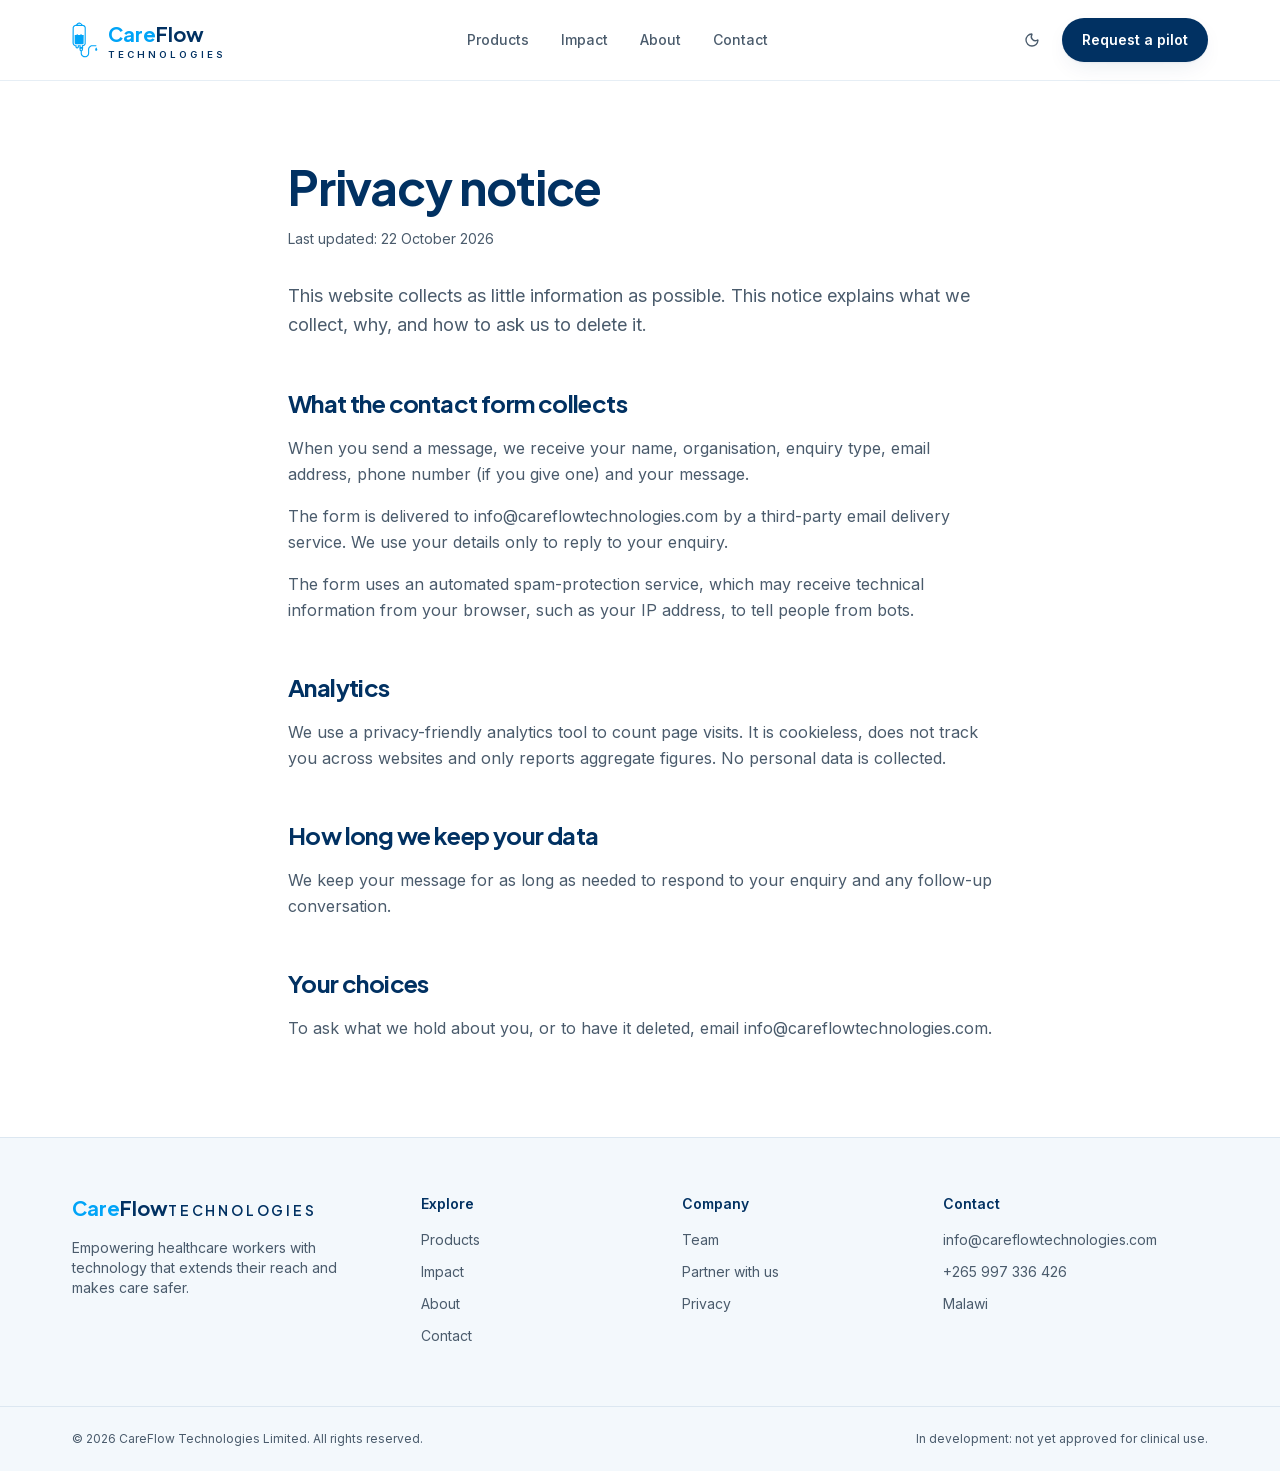
<file: privacy/index.html>
<!DOCTYPE html><html  lang="en"><head><meta charset="utf-8"><meta name="viewport" content="width=device-width, initial-scale=1"><title>Privacy · CareFlow Technologies</title><script type="importmap">{"imports":{"#entry":"/_nuxt/DRQ7sZam.js"}}</script><script>document.documentElement.classList.add('js')</script><link rel="stylesheet" href="/_nuxt/entry.BHixLTxo.css" crossorigin><style>:where(.i-lucide\:menu){display:inline-block;width:1em;height:1em;background-color:currentColor;-webkit-mask-image:var(--svg);mask-image:var(--svg);-webkit-mask-repeat:no-repeat;mask-repeat:no-repeat;-webkit-mask-size:100% 100%;mask-size:100% 100%;--svg:url("data:image/svg+xml,%3Csvg xmlns='http://www.w3.org/2000/svg' viewBox='0 0 24 24' width='24' height='24'%3E%3Cpath fill='none' stroke='black' stroke-linecap='round' stroke-linejoin='round' stroke-width='2' d='M4 5h16M4 12h16M4 19h16'/%3E%3C/svg%3E")}:where(.i-lucide\:moon){display:inline-block;width:1em;height:1em;background-color:currentColor;-webkit-mask-image:var(--svg);mask-image:var(--svg);-webkit-mask-repeat:no-repeat;mask-repeat:no-repeat;-webkit-mask-size:100% 100%;mask-size:100% 100%;--svg:url("data:image/svg+xml,%3Csvg xmlns='http://www.w3.org/2000/svg' viewBox='0 0 24 24' width='24' height='24'%3E%3Cpath fill='none' stroke='black' stroke-linecap='round' stroke-linejoin='round' stroke-width='2' d='M20.985 12.486a9 9 0 1 1-9.473-9.472c.405-.022.617.46.402.803a6 6 0 0 0 8.268 8.268c.344-.215.825-.004.803.401'/%3E%3C/svg%3E")}:where(.i-lucide\:sun){display:inline-block;width:1em;height:1em;background-color:currentColor;-webkit-mask-image:var(--svg);mask-image:var(--svg);-webkit-mask-repeat:no-repeat;mask-repeat:no-repeat;-webkit-mask-size:100% 100%;mask-size:100% 100%;--svg:url("data:image/svg+xml,%3Csvg xmlns='http://www.w3.org/2000/svg' viewBox='0 0 24 24' width='24' height='24'%3E%3Cg fill='none' stroke='black' stroke-linecap='round' stroke-linejoin='round' stroke-width='2'%3E%3Ccircle cx='12' cy='12' r='4'/%3E%3Cpath d='M12 2v2m0 16v2M4.93 4.93l1.41 1.41m11.32 11.32l1.41 1.41M2 12h2m16 0h2M6.34 17.66l-1.41 1.41M19.07 4.93l-1.41 1.41'/%3E%3C/g%3E%3C/svg%3E")}</style><link rel="preload" as="fetch" crossorigin="anonymous" href="/privacy/_payload.json?_b=0a03ac2b-12ef-45eb-927a-fb8623819912"><link rel="modulepreload" as="script" crossorigin href="/_nuxt/DRQ7sZam.js"><link rel="modulepreload" as="script" crossorigin href="/_nuxt/BdETwZT7.js"><link rel="modulepreload" as="script" crossorigin href="/_nuxt/DqLVaKEB.js"><link rel="modulepreload" as="script" crossorigin href="/_nuxt/DU6srnIH.js"><link rel="modulepreload" as="script" crossorigin href="/_nuxt/CrPhr7SD.js"><link rel="modulepreload" as="script" crossorigin href="/_nuxt/ytggOCwu.js"><link rel="modulepreload" as="script" crossorigin href="/_nuxt/DDyF1s2E.js"><script type="module" src="/_nuxt/DRQ7sZam.js" crossorigin></script><link rel="icon" type="image/svg+xml" href="/favicon.svg"><link rel="icon" type="image/png" sizes="32x32" href="/favicon-32.png"><link rel="icon" href="/favicon.ico" sizes="48x48"><link rel="apple-touch-icon" href="/apple-touch-icon.png"><script type="application/ld+json">{"@context":"https://schema.org","@graph":[{"@type":"Organization","@id":"https://careflowtechnologies.com/#organization","name":"CareFlow Technologies","legalName":"CareFlow Technologies Limited","url":"https://careflowtechnologies.com/","logo":"https://careflowtechnologies.com/icon-512.png","email":"info@careflowtechnologies.com","telephone":"+265 997 336 426","address":{"@type":"PostalAddress","addressCountry":"MW"}},{"@type":"WebSite","@id":"https://careflowtechnologies.com/#website","name":"CareFlow Technologies","alternateName":"CareFlow","url":"https://careflowtechnologies.com/"}]}</script><meta name="description" content="How CareFlow Technologies handles the information you send us through this website."><meta property="og:title" content="Privacy"><meta property="og:description" content="How CareFlow Technologies handles the information you send us through this website."><meta property="og:image" content="https://careflowtechnologies.com/og.png"><meta property="og:url" content="https://careflowtechnologies.com/privacy/"><meta name="twitter:card" content="summary_large_image"><link rel="canonical" href="https://careflowtechnologies.com/privacy/"><script>"use strict";(()=>{const o=window,e=document.documentElement,c=["dark","light"],s=getStorageValue("localStorage","nuxt-color-mode")||"system";let r=s==="system"?f():s;const l=e.getAttribute("data-color-mode-forced");l&&(r=l),i(r),o["__NUXT_COLOR_MODE__"]={preference:s,value:r,getColorScheme:f,addColorScheme:i,removeColorScheme:d};function i(t){const a=""+t+"",n="";e.classList?e.classList.add(a):e.className+=" "+a,n&&e.setAttribute("data-"+n,t)}function d(t){const a=""+t+"",n="";e.classList?e.classList.remove(a):e.className=e.className.replace(new RegExp(a,"g"),""),n&&e.removeAttribute("data-"+n)}function u(t){return o.matchMedia("(prefers-color-scheme"+t+")")}function f(){if(o.matchMedia&&u("").media!=="not all"){for(const t of c)if(u(":"+t).matches)return t}return"light"}})();function getStorageValue(o,e){switch(o){case"localStorage":try{return window.localStorage.getItem(e)}catch{return null}case"sessionStorage":try{return window.sessionStorage.getItem(e)}catch{return null}case"cookie":try{return getCookie(e)}catch{return null}default:return null}}function getCookie(o){const c=("; "+window.document.cookie).split("; "+o+"=");if(c.length===2){const s=c.pop();return s?s.split(";").shift():null}}</script><style>@font-face{font-family:Plus Jakarta Sans;src:local(Plus Jakarta Sans Variable Italic),url(/_nuxt/fonts/h0AUkCfyfKyBKdwa_skvQ6DbDtFXLQ_Yy4xUirju9S4-jpeLu7eQ1_3PRT8dJ3oF3lAbnW0HnzvGEAmj9traCno.woff2)format("woff2");font-display:swap;unicode-range:U+460-52F,U+1C80-1C8A,U+20B4,U+2DE0-2DFF,U+A640-A69F,U+FE2E-FE2F;font-weight:400 700;font-style:italic}@font-face{font-family:Plus Jakarta Sans Fallback\: Segoe UI;src:local(Segoe UI);size-adjust:105.558%;ascent-override:98.3348%;descent-override:21.0311%;line-gap-override:0%}@font-face{font-family:Plus Jakarta Sans Fallback\: Helvetica Neue;src:local(Helvetica Neue);size-adjust:104%;ascent-override:99.8077%;descent-override:21.3462%;line-gap-override:0%}@font-face{font-family:Plus Jakarta Sans Fallback\: Arial;src:local(Arial);size-adjust:104.98%;ascent-override:98.8763%;descent-override:21.147%;line-gap-override:0%}@font-face{font-family:Plus Jakarta Sans Fallback\: Noto Sans;src:local(Noto Sans);size-adjust:98.7342%;ascent-override:105.131%;descent-override:22.4846%;line-gap-override:0%}@font-face{font-family:Plus Jakarta Sans;src:local(Plus Jakarta Sans Variable Italic),url(/_nuxt/fonts/EHhMPTZxs1DLFoSCpTpJi7S22G4OhYT8lewk_1xckC8-E9n0RhQShoqM5fLUT_RXtS4T2p_LAiIOBCwztLaRQuE.woff2)format("woff2");font-display:swap;unicode-range:U+102-103,U+110-111,U+128-129,U+168-169,U+1A0-1A1,U+1AF-1B0,U+300-301,U+303-304,U+308-309,U+323,U+329,U+1EA0-1EF9,U+20AB;font-weight:400 700;font-style:italic}@font-face{font-family:Plus Jakarta Sans;src:local(Plus Jakarta Sans Variable Italic),url(/_nuxt/fonts/MDwTfPBLLkOaYY6Syn3fT929XleGt5GMJv6uGhPZd0I-vv5nfMCKpC4Hg3_nmx6d4CQNZ3DqashpQcpoaoxsiuI.woff2)format("woff2");font-display:swap;unicode-range:U+100-2BA,U+2BD-2C5,U+2C7-2CC,U+2CE-2D7,U+2DD-2FF,U+304,U+308,U+329,U+1D00-1DBF,U+1E00-1E9F,U+1EF2-1EFF,U+2020,U+20A0-20AB,U+20AD-20C4,U+2113,U+2C60-2C7F,U+A720-A7FF;font-weight:400 700;font-style:italic}@font-face{font-family:Plus Jakarta Sans;src:local(Plus Jakarta Sans Variable Italic),url(/_nuxt/fonts/vFd0fmDQQ6dUNFYjwFyhfNYWu-rKrxD3zqwr7yfeIbc-0u56STp_ypV_wck1PaUooNhuP_s4aEQjZEEXgQsB7o4.woff2)format("woff2");font-display:swap;unicode-range:U+??,U+131,U+152-153,U+2BB-2BC,U+2C6,U+2DA,U+2DC,U+304,U+308,U+329,U+2000-206F,U+20AC,U+2122,U+2191,U+2193,U+2212,U+2215,U+FEFF,U+FFFD;font-weight:400 700;font-style:italic}@font-face{font-family:Plus Jakarta Sans;src:local(Plus Jakarta Sans Variable),url(/_nuxt/fonts/5IgvIzWAveoNXlQFVm-aWM8yNj5ha56cFNya7Z9Q_YE-FK1AhkTx9rn_wGOIv9D38I9BXDJWXSSVmaZRw4bsXHg.woff2)format("woff2");font-display:swap;unicode-range:U+460-52F,U+1C80-1C8A,U+20B4,U+2DE0-2DFF,U+A640-A69F,U+FE2E-FE2F;font-weight:400 700;font-style:normal}@font-face{font-family:Plus Jakarta Sans;src:local(Plus Jakarta Sans Variable),url(/_nuxt/fonts/LlkRNqpUXT184ITHz2ImBS70pPRrIYbBYm5lnR5T2hQ-QqfHOS8AuhvxUBWI2_o7dfCfV6sgPgo8fKatOL_oXaU.woff2)format("woff2");font-display:swap;unicode-range:U+102-103,U+110-111,U+128-129,U+168-169,U+1A0-1A1,U+1AF-1B0,U+300-301,U+303-304,U+308-309,U+323,U+329,U+1EA0-1EF9,U+20AB;font-weight:400 700;font-style:normal}@font-face{font-family:Plus Jakarta Sans;src:local(Plus Jakarta Sans Variable),url(/_nuxt/fonts/Z1Hxuez7RsZqYWJcXrjljtVt8dWJe-fB47SF0b3XCbM-bY_e0N33vFDEeRepazCWL6rGkfqt27UyV0RXQUhhydE.woff2)format("woff2");font-display:swap;unicode-range:U+100-2BA,U+2BD-2C5,U+2C7-2CC,U+2CE-2D7,U+2DD-2FF,U+304,U+308,U+329,U+1D00-1DBF,U+1E00-1E9F,U+1EF2-1EFF,U+2020,U+20A0-20AB,U+20AD-20C4,U+2113,U+2C60-2C7F,U+A720-A7FF;font-weight:400 700;font-style:normal}@font-face{font-family:Plus Jakarta Sans;src:local(Plus Jakarta Sans Variable),url(/_nuxt/fonts/N6a464ONG6G2QwvXkRQxmkb6Upu53F9VINRl-UICiPU-5A74LG92j2E8ztd62HTHyuecPyMCJzc74dIf2kdcJmE.woff2)format("woff2");font-display:swap;unicode-range:U+??,U+131,U+152-153,U+2BB-2BC,U+2C6,U+2DA,U+2DC,U+304,U+308,U+329,U+2000-206F,U+20AC,U+2122,U+2191,U+2193,U+2212,U+2215,U+FEFF,U+FFFD;font-weight:400 700;font-style:normal}@font-face{font-family:Inter;src:local(Inter Variable Italic),url(/_nuxt/fonts/DYJdeJPtCBIYWgA5cyxBmly7l27Wj1oQp4mFkXDxvIs-DPFPVSnB8cId8pOwgvRNA2TCO2OWamyoeCtk437Sapc.woff2)format("woff2");font-display:swap;unicode-range:U+460-52F,U+1C80-1C8A,U+20B4,U+2DE0-2DFF,U+A640-A69F,U+FE2E-FE2F;font-weight:400 700;font-style:italic}@font-face{font-family:Inter Fallback\: Segoe UI;src:local(Segoe UI);size-adjust:107.709%;ascent-override:89.9412%;descent-override:22.3946%;line-gap-override:0%}@font-face{font-family:Inter Fallback\: Helvetica Neue;src:local(Helvetica Neue);size-adjust:106.12%;ascent-override:91.2883%;descent-override:22.7301%;line-gap-override:0%}@font-face{font-family:Inter Fallback\: Arial;src:local(Arial);size-adjust:107.119%;ascent-override:90.4365%;descent-override:22.518%;line-gap-override:0%}@font-face{font-family:Inter Fallback\: Noto Sans;src:local(Noto Sans);size-adjust:100.747%;ascent-override:96.1571%;descent-override:23.9423%;line-gap-override:0%}@font-face{font-family:Inter;src:local(Inter Variable Italic),url(/_nuxt/fonts/QpJYL2mwM_fWcwdT8T92e3Zj7wNrhqhFzZMwIpW9Yhk-XgOijeIybntTr80kfTNzJ_MAYXALsEz4LGK8FlCLUMQ.woff2)format("woff2");font-display:swap;unicode-range:U+301,U+400-45F,U+490-491,U+4B0-4B1,U+2116;font-weight:400 700;font-style:italic}@font-face{font-family:Inter;src:local(Inter Variable Italic),url(/_nuxt/fonts/nRO08svVDfHK2I6XQv8acbCwVYFPI-lNFmbTO_Ato-U-leG_hYlPLJBni6ljwuquGygDJ11Q9JovV7X4etSwPIs.woff2)format("woff2");font-display:swap;unicode-range:U+1F??;font-weight:400 700;font-style:italic}@font-face{font-family:Inter;src:local(Inter Variable Italic),url(/_nuxt/fonts/DyoSP_ZB-sZ6jdZm0DNNNAZlak-n8B55ylByyLLv58Y-LDxnRyFE6SL_0xO8Ook5rXOokOEsSmBy44omeJ02DT4.woff2)format("woff2");font-display:swap;unicode-range:U+370-377,U+37A-37F,U+384-38A,U+38C,U+38E-3A1,U+3A3-3FF;font-weight:400 700;font-style:italic}@font-face{font-family:Inter;src:local(Inter Variable Italic),url(/_nuxt/fonts/xiWtFoOGVpxz2O8rJiJmkaO17BlbbGGm_obdnXH3FNs-8YIR4ZfCCs9oJJ4E1XpjqOJwDB0_yPAN4AMVgQAVTKs.woff2)format("woff2");font-display:swap;unicode-range:U+102-103,U+110-111,U+128-129,U+168-169,U+1A0-1A1,U+1AF-1B0,U+300-301,U+303-304,U+308-309,U+323,U+329,U+1EA0-1EF9,U+20AB;font-weight:400 700;font-style:italic}@font-face{font-family:Inter;src:local(Inter Variable Italic),url(/_nuxt/fonts/okGTeHOzA93WHhiHQhh2kiQFJ8jP7Rs_J1FR3XblyKk-bIMLl2bdqTiV6xWjXZLjoJYX4UhZc8AFIlYM7Hc12TM.woff2)format("woff2");font-display:swap;unicode-range:U+100-2BA,U+2BD-2C5,U+2C7-2CC,U+2CE-2D7,U+2DD-2FF,U+304,U+308,U+329,U+1D00-1DBF,U+1E00-1E9F,U+1EF2-1EFF,U+2020,U+20A0-20AB,U+20AD-20C4,U+2113,U+2C60-2C7F,U+A720-A7FF;font-weight:400 700;font-style:italic}@font-face{font-family:Inter;src:local(Inter Variable Italic),url(/_nuxt/fonts/shQVi3meleYLIUqZP9-ZwNpu1UG0BrC8W1a0_vPu1vM-WIRtv4uldWqfFM5rfsEDcWL99nKboOnkZoW_g2Ev8Uk.woff2)format("woff2");font-display:swap;unicode-range:U+??,U+131,U+152-153,U+2BB-2BC,U+2C6,U+2DA,U+2DC,U+304,U+308,U+329,U+2000-206F,U+20AC,U+2122,U+2191,U+2193,U+2212,U+2215,U+FEFF,U+FFFD;font-weight:400 700;font-style:italic}@font-face{font-family:Inter;src:local(Inter Variable),url(/_nuxt/fonts/95LF05ynkR2iited5vKC3ML7Mt4iflufgyYJQAK9nF4-NZaZZt6E_IGCSpI3DA35nDyNvesPNS4QNP7XC2pYBYE.woff2)format("woff2");font-display:swap;unicode-range:U+460-52F,U+1C80-1C8A,U+20B4,U+2DE0-2DFF,U+A640-A69F,U+FE2E-FE2F;font-weight:400 700;font-style:normal}@font-face{font-family:Inter;src:local(Inter Variable),url(/_nuxt/fonts/rKlr2fNB2-iyJhDGh3GjbB7U7xF6BMr1eV-ngyy8udQ-JfckSRSkmknXCHp5oZLIYR_jNB6MzYb7ifA6hU4lk2o.woff2)format("woff2");font-display:swap;unicode-range:U+301,U+400-45F,U+490-491,U+4B0-4B1,U+2116;font-weight:400 700;font-style:normal}@font-face{font-family:Inter;src:local(Inter Variable),url(/_nuxt/fonts/Nah9koTOFvXUREZWfV7DH4zgASpXCzPkz6Tn28ZWLF8-BPqOaS9b32mrF_JERGBi9aAWCHVMBVP2cgIrQCresgU.woff2)format("woff2");font-display:swap;unicode-range:U+1F??;font-weight:400 700;font-style:normal}@font-face{font-family:Inter;src:local(Inter Variable),url(/_nuxt/fonts/6yQlgZNOH42hUtIIIHjZiNFc1WmiHD7IpV78HkewQzs-Qk_1yENQUazQQ0tP2ZD16gLhgnkqQqP7MhASnXvWtqQ.woff2)format("woff2");font-display:swap;unicode-range:U+370-377,U+37A-37F,U+384-38A,U+38C,U+38E-3A1,U+3A3-3FF;font-weight:400 700;font-style:normal}@font-face{font-family:Inter;src:local(Inter Variable),url(/_nuxt/fonts/k3YRPyaHq8R9a3gxNSuQ3W_8hdDfEx-SbAtGnVOYnHY-fVFZzzariE_Uq-dTHevDSbvLurnlJRTddHpakm9Ws1w.woff2)format("woff2");font-display:swap;unicode-range:U+102-103,U+110-111,U+128-129,U+168-169,U+1A0-1A1,U+1AF-1B0,U+300-301,U+303-304,U+308-309,U+323,U+329,U+1EA0-1EF9,U+20AB;font-weight:400 700;font-style:normal}@font-face{font-family:Inter;src:local(Inter Variable),url(/_nuxt/fonts/der4-T0bORlPDyrpWSOU_0VRetbtC4vnusni_kWmK7Q-GXB5hylV4plFt0WDHf1wY5BRE9_7uLFvbkkQKAdfTP0.woff2)format("woff2");font-display:swap;unicode-range:U+100-2BA,U+2BD-2C5,U+2C7-2CC,U+2CE-2D7,U+2DD-2FF,U+304,U+308,U+329,U+1D00-1DBF,U+1E00-1E9F,U+1EF2-1EFF,U+2020,U+20A0-20AB,U+20AD-20C4,U+2113,U+2C60-2C7F,U+A720-A7FF;font-weight:400 700;font-style:normal}@font-face{font-family:Inter;src:local(Inter Variable),url(/_nuxt/fonts/23mtYSzxPVyLoxLNpoXveb5p0hEC2MbGLOudqhNuXQQ-sHyjhRga9hvdq4tAx7_wIeBFh1sLJ_E5PRwGnzrqxWs.woff2)format("woff2");font-display:swap;unicode-range:U+??,U+131,U+152-153,U+2BB-2BC,U+2C6,U+2DA,U+2DC,U+304,U+308,U+329,U+2000-206F,U+20AC,U+2122,U+2191,U+2193,U+2212,U+2215,U+FEFF,U+FFFD;font-weight:400 700;font-style:normal}</style></head><body><div id="__nuxt"><!--[--><div></div><div class="flex min-h-dvh flex-col"><a href="#main" class="bg-primary text-primary-ink sr-only z-50 rounded-full px-5 py-3 text-sm font-semibold focus:not-sr-only focus:fixed focus:top-3 focus:left-3">Skip to content</a><!--[--><div class="pointer-events-none absolute top-0 left-0 h-px w-px" aria-hidden="true"></div><header class="border-border/70 bg-bg/85 sticky top-0 z-30 border-b backdrop-blur transition-shadow"><div class="container-x flex h-16 items-center justify-between lg:h-20"><a href="/" class="flex items-center gap-2.5" aria-label="CareFlow Technologies home"><svg xmlns="http://www.w3.org/2000/svg" viewbox="28 3 850 1180" class="h-9 w-auto" role="img" aria-label="CareFlow Technologies"><path d="M246 25C245 25 242 26 241 26C239 26 237 27 234 28C232 28 230 29 230 29C230 28 228 29 227 29C224 31 213 36 212 36C212 36 209 38 205 41C195 47 178 64 172 74C166 83 166 84 162 92C161 94 160 96 159 97C158 97 154 97 149 97C143 97 139 97 136 98C134 99 131 100 129 100C128 100 126 100 126 101C125 102 124 102 122 102C121 102 119 102 118 103C117 104 113 106 108 108C101 111 88 120 80 127C75 132 63 149 58 158C58 160 56 162 56 163C55 164 55 166 55 166C55 167 54 169 53 170C52 172 52 173 52 174C53 174 52 176 52 177C51 178 50 182 50 186C48 193 48 701 49 710C50 713 50 716 51 718C51 719 52 722 54 726C56 732 56 732 60 740C68 757 84 775 100 785C103 786 110 790 114 792C116 792 119 793 120 794C124 796 130 797 135 798C138 798 140 799 140 800C141 802 142 808 142 815C142 823 142 829 143 830C144 832 146 836 148 840C151 847 163 860 170 863C172 864 174 866 176 867C177 867 178 868 179 868C179 867 181 868 182 868C184 870 210 871 213 869C214 868 217 867 219 866C232 861 243 849 249 836C252 830 252 827 253 813L254 802L264 801C269 801 274 801 274 801C275 801 275 808 275 816L275 831L272 835C268 840 264 848 264 852C264 854 266 860 267 864C268 865 270 868 272 870L274 873L275 896C276 918 277 927 279 929C280 930 280 931 280 932C280 936 295 955 300 957C302 958 305 959 308 961L312 964L313 1004C313 1032 314 1046 315 1048C316 1050 316 1053 316 1055C316 1056 316 1058 317 1058C318 1059 318 1061 318 1062C318 1064 318 1066 319 1066C320 1067 320 1068 320 1069C320 1070 320 1072 321 1073C322 1074 324 1078 325 1082C330 1092 335 1100 338 1105C343 1112 363 1132 366 1134C367 1134 369 1136 370 1137C373 1139 380 1143 382 1144C383 1145 386 1146 388 1148C391 1150 394 1151 395 1152C397 1152 400 1154 404 1155C405 1156 408 1156 409 1157C410 1157 412 1158 412 1158C413 1159 415 1159 417 1159C418 1159 420 1159 420 1160C422 1162 467 1163 478 1161C482 1160 486 1160 488 1159C490 1159 492 1158 493 1158C493 1157 494 1157 495 1157C496 1157 498 1156 500 1156C502 1155 505 1154 507 1153C509 1152 512 1151 513 1150C514 1150 516 1148 518 1148C518 1147 523 1144 526 1142C542 1132 551 1125 562 1111C565 1107 573 1095 576 1090C576 1089 577 1088 577 1088C578 1088 578 1087 578 1087C578 1086 579 1083 580 1080C582 1078 583 1075 583 1074C583 1073 584 1072 584 1072C585 1071 585 1070 585 1068C585 1066 586 1065 586 1064C587 1064 587 1062 587 1061C587 1059 588 1057 588 1056C591 1051 591 1039 592 964C592 921 593 886 594 883C595 878 597 871 598 869C599 868 600 865 600 863C602 859 604 855 609 846C616 835 634 818 644 813C646 812 647 812 648 811C649 811 651 810 652 809C653 809 656 808 657 807C671 802 671 802 744 801C817 800 817 800 822 795C831 786 831 776 823 768C819 763 820 763 745 763C683 763 673 763 670 764C668 765 664 766 663 766C661 766 659 766 659 767C658 767 657 768 655 768C653 769 650 770 644 772C636 775 620 784 615 787C596 802 580 820 572 835C570 839 568 842 568 843C567 843 567 844 567 845C567 845 566 848 564 851C563 854 562 857 562 858C562 859 562 860 561 860C560 861 560 863 560 864C560 866 559 868 559 870C558 871 557 874 556 877C556 880 555 917 555 959C555 1004 554 1038 553 1042C551 1052 550 1056 549 1057C548 1058 548 1059 548 1060C548 1062 542 1075 540 1077C539 1078 538 1079 538 1080C538 1080 537 1082 536 1082C535 1084 534 1085 534 1085C534 1088 518 1103 510 1108C501 1114 489 1120 489 1120C489 1119 488 1120 487 1120C483 1122 476 1124 460 1126C451 1127 427 1124 420 1121C403 1114 392 1107 381 1097C371 1087 366 1080 361 1069C356 1060 355 1056 355 1054C355 1053 354 1052 354 1051C352 1049 351 1038 350 1001C350 965 350 963 352 962C364 958 378 944 383 932C384 930 385 928 385 926C386 925 386 915 387 901C387 888 387 877 388 876C388 874 390 872 391 870C399 861 400 850 395 840C393 837 390 833 389 831C386 828 386 827 386 814C387 798 386 799 398 797C401 796 405 795 406 794C408 794 412 792 416 791C419 790 423 788 425 786C427 785 429 784 430 784C430 784 432 783 432 782C434 781 435 780 436 780C438 780 457 760 463 751C466 746 469 742 469 741C469 741 470 740 470 739C471 738 472 736 473 733C474 730 475 728 475 728C475 727 476 725 476 723C477 721 478 717 478 714C479 709 480 648 479 448C479 305 479 186 479 183C478 180 477 177 477 176C476 176 476 175 476 174C476 171 475 168 470 158C466 149 465 148 458 138C454 132 436 116 430 112C428 112 424 110 421 108C417 106 413 104 412 104C411 104 410 104 410 103C409 102 408 102 406 102C405 102 404 102 404 101C403 100 401 100 400 100C398 100 395 99 393 98C390 98 386 97 380 97C372 97 370 97 369 95C368 94 367 93 367 93C367 92 362 82 361 80C360 78 358 76 357 73C350 63 334 46 324 41C315 36 300 29 297 28C296 28 294 28 292 27C284 24 279 24 264 23C252 23 248 24 246 25zM279 62C298 67 311 75 323 90C329 98 333 97 266 97C233 97 206 97 205 97C205 97 204 97 204 96C203 94 206 89 213 82C220 75 234 66 237 66C238 66 240 65 242 64C243 64 246 63 247 63C248 63 250 62 251 62C253 61 273 61 279 62zM387 135C401 139 414 146 424 157C429 162 437 173 437 175C437 176 437 177 438 178C440 182 442 188 443 192C444 200 444 698 442 705C439 720 433 732 421 743C414 749 403 757 401 756C401 756 400 757 398 758C397 758 395 759 394 759C393 759 391 759 390 760C389 761 381 762 364 763C352 763 350 763 350 765C349 766 349 780 349 796L350 824L331 824L313 824L313 794L312 764L266 763C239 763 218 763 217 763C216 764 216 771 216 791C216 821 216 821 209 828C201 836 188 834 182 824L179 820L179 791L179 763L165 763C143 762 136 760 124 754C118 752 114 749 108 743C100 734 97 732 92 722C89 716 89 714 87 705C85 698 85 203 86 193C87 189 88 186 88 185C89 185 89 184 89 183C89 178 101 158 108 153C115 147 121 143 126 141C128 140 132 138 133 137C135 137 137 136 139 136C140 136 142 136 143 135C145 134 381 134 387 135zM349 881C349 882 350 899 349 914C349 920 343 926 336 928C331 930 330 930 326 928C321 926 318 923 315 918C313 914 313 911 313 898C313 887 313 882 314 880C315 879 318 879 332 879C346 879 348 879 349 881zM192 410C190 412 186 414 185 416C183 418 181 419 180 419C180 419 178 420 177 421C176 422 173 424 171 425C169 426 167 428 166 428C165 429 163 429 162 429C161 429 160 429 160 430C159 431 149 432 142 432C138 432 128 431 122 429C119 429 117 428 117 428C116 429 117 703 118 705C118 706 119 708 120 710C122 714 126 719 129 722C134 726 140 729 142 729C143 729 144 730 146 730C147 732 163 732 264 732C345 732 381 732 382 731C383 730 385 730 386 730C389 729 398 724 402 720C405 717 407 714 411 705C412 703 412 428 412 427C411 427 410 427 410 428C407 430 394 432 386 432C372 432 360 428 348 419C336 410 332 408 325 408C319 408 316 409 310 414C300 421 291 427 290 427C289 427 288 427 288 428C285 430 272 432 264 432C257 432 247 431 246 430C246 429 245 429 244 429C241 429 230 423 223 417C221 415 218 413 217 412C216 412 215 411 215 411C215 410 214 410 213 410C212 410 211 410 210 409C210 408 207 408 203 408C198 408 195 409 192 410zM818 842C816 845 814 848 814 848C814 849 811 854 808 858C802 867 798 874 796 879C796 880 795 883 794 884C792 888 791 894 790 900C790 902 789 906 788 909C787 916 790 927 796 935C800 942 811 947 821 948C827 948 828 948 838 943C843 942 851 933 853 928C855 923 858 914 858 911C858 908 855 894 854 892C853 891 853 889 853 888C853 887 851 882 844 869C843 865 839 859 836 856C834 852 830 847 827 843C825 840 823 837 823 837C822 837 820 839 818 842z" fill="var(--sky)"></path><!----></svg><span class="leading-none" aria-hidden="true" data-wordmark><span class="font-display block text-xl font-bold"><span class="text-sky">Care</span><span class="text-navy">Flow</span></span><span class="text-navy mt-0.5 block text-[0.6rem] font-semibold tracking-[0.32em]"> TECHNOLOGIES </span></span></a><nav class="text-ink-muted hidden items-center gap-6 text-sm font-medium md:flex lg:gap-8" aria-label="Main"><!--[--><a href="/products/iv-drip-monitor/" class="hover:text-navy transition">Products</a><a href="/impact/" class="hover:text-navy transition">Impact</a><a href="/about/" class="hover:text-navy transition">About</a><a href="/contact/" class="hover:text-navy transition">Contact</a><!--]--></nav><div class="flex items-center gap-2"><button type="button" class="text-ink-muted hover:bg-surface-muted hover:text-navy grid size-11 place-items-center rounded-full transition" aria-label="Toggle dark mode"><span class="flex dark:hidden"><span class="iconify i-lucide:moon size-5" aria-hidden="true" style=""></span></span><span class="hidden dark:flex"><span class="iconify i-lucide:sun size-5" aria-hidden="true" style=""></span></span></button><a href="/contact/?type=hospital" class="btn-primary group hidden sm:inline-flex" data-umami-event="cta-pilot"><!--[-->Request a pilot<!--]--></a><div class="md:hidden"><button type="button" class="text-navy hover:bg-surface-muted grid size-11 place-items-center rounded-full" aria-label="Open menu" aria-expanded="false" aria-controls="mobile-nav"><span class="iconify i-lucide:menu size-6" aria-hidden="true" style=""></span></button><nav id="mobile-nav" class="border-border bg-bg shadow-soft absolute inset-x-0 top-full border-b" aria-label="Main" style="display:none;"><ul class="container-x flex flex-col py-3"><!--[--><li><a href="/products/iv-drip-monitor/" class="border-border/70 text-ink-muted flex min-h-12 items-center border-b font-medium">Products</a></li><li><a href="/impact/" class="border-border/70 text-ink-muted flex min-h-12 items-center border-b font-medium">Impact</a></li><li><a href="/about/" class="border-border/70 text-ink-muted flex min-h-12 items-center border-b font-medium">About</a></li><li><a href="/contact/" class="border-border/70 text-ink-muted flex min-h-12 items-center border-b font-medium">Contact</a></li><!--]--><li class="pt-4 pb-2"><a href="/contact/?type=hospital" class="btn-primary group w-full" data-umami-event="cta-pilot"><!--[-->Request a pilot<!--]--></a></li></ul></nav></div></div></div></header><!--]--><main id="main" class="flex-1" tabindex="-1"><!--[--><article class="container-x max-w-3xl pt-12 pb-16 lg:pt-20 lg:pb-24"><!--[--><h1 class="text-4xl leading-[1.08] font-extrabold sm:text-5xl">Privacy notice</h1><p class="text-ink-muted mt-4 text-sm">Last updated: <time datetime="2026-10-22">22 October 2026</time></p><p class="lead mt-8">This website collects as little information as possible. This notice explains what we collect, why, and how to ask us to delete it.</p><!--[--><section class="mt-12"><h2 class="text-2xl font-bold">What the contact form collects</h2><!--[--><p class="text-ink-muted mt-4 leading-relaxed">When you send a message, we receive your name, organisation, enquiry type, email address, phone number (if you give one) and your message.</p><p class="text-ink-muted mt-4 leading-relaxed">The form is delivered to info@careflowtechnologies.com by a third-party email delivery service. We use your details only to reply to your enquiry.</p><p class="text-ink-muted mt-4 leading-relaxed">The form uses an automated spam-protection service, which may receive technical information from your browser, such as your IP address, to tell people from bots.</p><!--]--></section><section class="mt-12"><h2 class="text-2xl font-bold">Analytics</h2><!--[--><p class="text-ink-muted mt-4 leading-relaxed">We use a privacy-friendly analytics tool to count page visits. It is cookieless, does not track you across websites and only reports aggregate figures. No personal data is collected.</p><!--]--></section><section class="mt-12"><h2 class="text-2xl font-bold">How long we keep your data</h2><!--[--><p class="text-ink-muted mt-4 leading-relaxed">We keep your message for as long as needed to respond to your enquiry and any follow-up conversation.</p><!--]--></section><section class="mt-12"><h2 class="text-2xl font-bold">Your choices</h2><!--[--><p class="text-ink-muted mt-4 leading-relaxed">To ask what we hold about you, or to have it deleted, email info@careflowtechnologies.com.</p><!--]--></section><!--]--><!--]--></article><!--]--></main><footer class="border-border bg-surface-muted border-t"><div class="container-x grid gap-10 py-14 md:grid-cols-[1.4fr_1fr_1fr_1.2fr]"><div><p class="font-display text-xl font-bold" data-wordmark><span class="text-sky">Care</span><span class="text-navy">Flow</span><span class="text-navy text-sm font-semibold tracking-[0.2em]">TECHNOLOGIES</span></p><p class="text-ink-muted mt-4 max-w-xs text-sm">Empowering healthcare workers with technology that extends their reach and makes care safer.</p></div><!--[--><nav aria-label="Footer: Explore"><h2 class="text-navy font-sans text-sm font-semibold tracking-normal">Explore</h2><ul class="text-ink-muted mt-3 space-y-1 text-sm"><!--[--><li><a href="/products/iv-drip-monitor/" class="inline-block py-1 transition hover:text-navy">Products</a></li><li><a href="/impact/" class="inline-block py-1 transition hover:text-navy">Impact</a></li><li><a href="/about/" class="inline-block py-1 transition hover:text-navy">About</a></li><li><a href="/contact/" class="inline-block py-1 transition hover:text-navy">Contact</a></li><!--]--></ul></nav><nav aria-label="Footer: Company"><h2 class="text-navy font-sans text-sm font-semibold tracking-normal">Company</h2><ul class="text-ink-muted mt-3 space-y-1 text-sm"><!--[--><li><a href="/about/#team" class="inline-block py-1 transition hover:text-navy">Team</a></li><li><a href="/contact/?type=partner" class="inline-block py-1 transition hover:text-navy">Partner with us</a></li><li><a aria-current="page" href="/privacy/" class="router-link-active router-link-exact-active inline-block py-1 transition hover:text-navy">Privacy</a></li><!--]--></ul></nav><!--]--><div><h2 class="text-navy font-sans text-sm font-semibold tracking-normal">Contact</h2><ul class="text-ink-muted mt-3 space-y-1 text-sm"><li><a href="mailto:info@careflowtechnologies.com" class="inline-block py-1 transition hover:text-navy">info@careflowtechnologies.com</a></li><li><a href="tel:+265997336426" class="inline-block py-1 transition hover:text-navy">+265 997 336 426</a></li><li class="py-1">Malawi</li></ul><!----></div></div><div class="border-border border-t"><div class="container-x text-ink-muted flex flex-col gap-2 py-6 text-xs sm:flex-row sm:justify-between"><p>© 2026 CareFlow Technologies Limited. All rights reserved.</p><p>In development: not yet approved for clinical use.</p></div></div></footer></div><!--]--></div><div id="teleports"></div><script>window.__NUXT__={};window.__NUXT__.config={public:{siteUrl:"https://careflowtechnologies.com",emailjs:{serviceId:"service_zugaby9",templateId:"template_3v7lzeo",publicKey:"xlZKk8sNyBuHJsTt-"},recaptcha:{siteKey:"6LdxVf0tAAAAALUaGmte6hdTfie4nKNYfpcSnqFG"},umami:{websiteId:"9f81d5f0-fb1b-419d-9f19-0cdd0417304f",src:"https://cloud.umami.is/script.js"}},app:{baseURL:"/",buildId:"0a03ac2b-12ef-45eb-927a-fb8623819912",buildAssetsDir:"/_nuxt/",cdnURL:""}}</script><script type="application/json" data-nuxt-data="nuxt-app" data-ssr="true" id="__NUXT_DATA__" data-src="/privacy/_payload.json?_b=0a03ac2b-12ef-45eb-927a-fb8623819912">[{"state":1,"once":15,"_errors":16,"serverRendered":5,"path":18,"prerenderedAt":19},["Reactive",2],{"$scolor-mode":3,"$ssite-config":7},{"preference":4,"value":4,"unknown":5,"forced":6},"system",true,false,{"_priority":8,"env":12,"indexable":5,"name":13,"trailingSlash":5,"url":14},{"env":9,"url":10,"name":11,"trailingSlash":11},-15,0,-3,"production","CareFlow Technologies","https:\u002F\u002Fcareflowtechnologies.com",["Set"],["ShallowReactive",17],{},"\u002Fprivacy",1792840106128]</script></body></html>
</file>
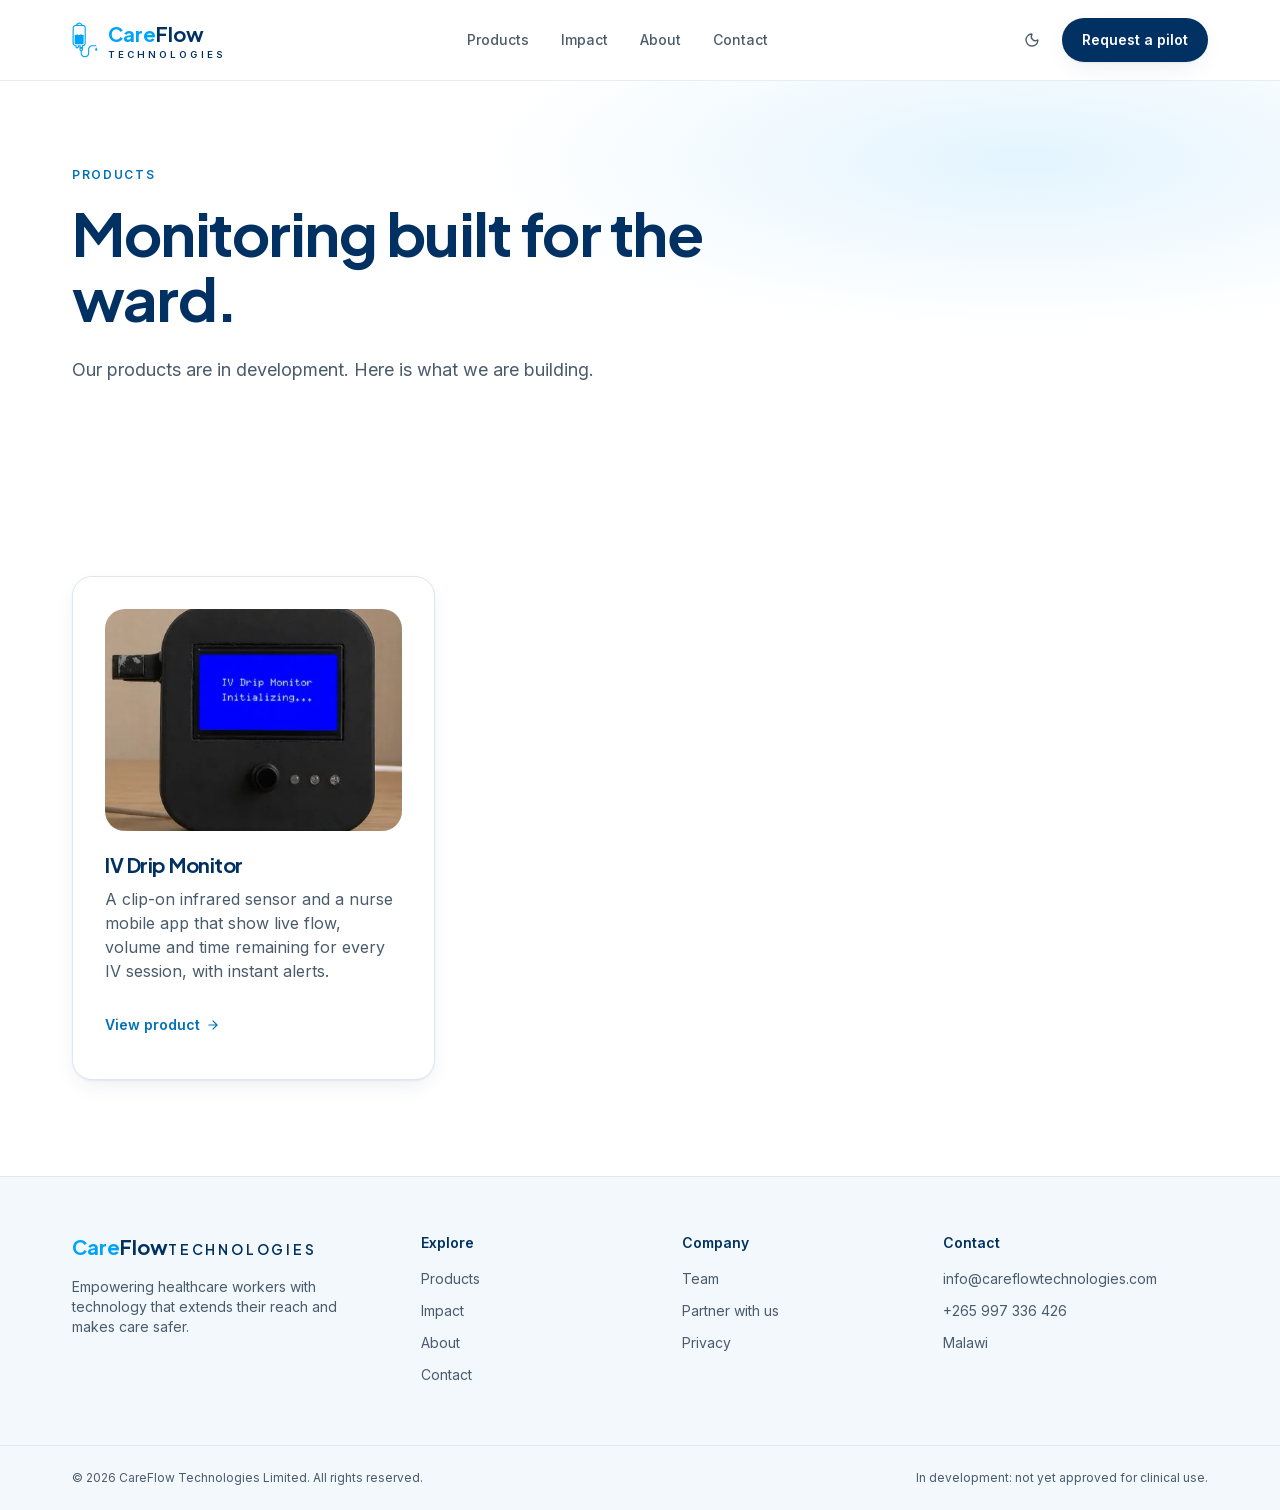
<file: products/index.html>
<!DOCTYPE html><html  lang="en"><head><meta charset="utf-8"><meta name="viewport" content="width=device-width, initial-scale=1"><title>Products · CareFlow Technologies</title><script type="importmap">{"imports":{"#entry":"/_nuxt/DRQ7sZam.js"}}</script><script>document.documentElement.classList.add('js')</script><link rel="stylesheet" href="/_nuxt/entry.BHixLTxo.css" crossorigin><style>:where(.i-lucide\:arrow-right){display:inline-block;width:1em;height:1em;background-color:currentColor;-webkit-mask-image:var(--svg);mask-image:var(--svg);-webkit-mask-repeat:no-repeat;mask-repeat:no-repeat;-webkit-mask-size:100% 100%;mask-size:100% 100%;--svg:url("data:image/svg+xml,%3Csvg xmlns='http://www.w3.org/2000/svg' viewBox='0 0 24 24' width='24' height='24'%3E%3Cpath fill='none' stroke='black' stroke-linecap='round' stroke-linejoin='round' stroke-width='2' d='M5 12h14m-7-7l7 7l-7 7'/%3E%3C/svg%3E")}:where(.i-lucide\:menu){display:inline-block;width:1em;height:1em;background-color:currentColor;-webkit-mask-image:var(--svg);mask-image:var(--svg);-webkit-mask-repeat:no-repeat;mask-repeat:no-repeat;-webkit-mask-size:100% 100%;mask-size:100% 100%;--svg:url("data:image/svg+xml,%3Csvg xmlns='http://www.w3.org/2000/svg' viewBox='0 0 24 24' width='24' height='24'%3E%3Cpath fill='none' stroke='black' stroke-linecap='round' stroke-linejoin='round' stroke-width='2' d='M4 5h16M4 12h16M4 19h16'/%3E%3C/svg%3E")}:where(.i-lucide\:moon){display:inline-block;width:1em;height:1em;background-color:currentColor;-webkit-mask-image:var(--svg);mask-image:var(--svg);-webkit-mask-repeat:no-repeat;mask-repeat:no-repeat;-webkit-mask-size:100% 100%;mask-size:100% 100%;--svg:url("data:image/svg+xml,%3Csvg xmlns='http://www.w3.org/2000/svg' viewBox='0 0 24 24' width='24' height='24'%3E%3Cpath fill='none' stroke='black' stroke-linecap='round' stroke-linejoin='round' stroke-width='2' d='M20.985 12.486a9 9 0 1 1-9.473-9.472c.405-.022.617.46.402.803a6 6 0 0 0 8.268 8.268c.344-.215.825-.004.803.401'/%3E%3C/svg%3E")}:where(.i-lucide\:sun){display:inline-block;width:1em;height:1em;background-color:currentColor;-webkit-mask-image:var(--svg);mask-image:var(--svg);-webkit-mask-repeat:no-repeat;mask-repeat:no-repeat;-webkit-mask-size:100% 100%;mask-size:100% 100%;--svg:url("data:image/svg+xml,%3Csvg xmlns='http://www.w3.org/2000/svg' viewBox='0 0 24 24' width='24' height='24'%3E%3Cg fill='none' stroke='black' stroke-linecap='round' stroke-linejoin='round' stroke-width='2'%3E%3Ccircle cx='12' cy='12' r='4'/%3E%3Cpath d='M12 2v2m0 16v2M4.93 4.93l1.41 1.41m11.32 11.32l1.41 1.41M2 12h2m16 0h2M6.34 17.66l-1.41 1.41M19.07 4.93l-1.41 1.41'/%3E%3C/g%3E%3C/svg%3E")}</style><link rel="preload" as="fetch" crossorigin="anonymous" href="/products/_payload.json?_b=0a03ac2b-12ef-45eb-927a-fb8623819912"><link rel="modulepreload" as="script" crossorigin href="/_nuxt/DRQ7sZam.js"><link rel="modulepreload" as="script" crossorigin href="/_nuxt/BdETwZT7.js"><link rel="modulepreload" as="script" crossorigin href="/_nuxt/DqLVaKEB.js"><link rel="modulepreload" as="script" crossorigin href="/_nuxt/DU6srnIH.js"><link rel="modulepreload" as="script" crossorigin href="/_nuxt/CrPhr7SD.js"><link rel="modulepreload" as="script" crossorigin href="/_nuxt/DoFR3PoQ.js"><link rel="modulepreload" as="script" crossorigin href="/_nuxt/0gzi3ang.js"><link rel="modulepreload" as="script" crossorigin href="/_nuxt/CWbw4GeF.js"><link rel="modulepreload" as="script" crossorigin href="/_nuxt/LO_KaAqq.js"><link rel="modulepreload" as="script" crossorigin href="/_nuxt/DDyF1s2E.js"><script type="module" src="/_nuxt/DRQ7sZam.js" crossorigin></script><link rel="icon" type="image/svg+xml" href="/favicon.svg"><link rel="icon" type="image/png" sizes="32x32" href="/favicon-32.png"><link rel="icon" href="/favicon.ico" sizes="48x48"><link rel="apple-touch-icon" href="/apple-touch-icon.png"><script type="application/ld+json">{"@context":"https://schema.org","@graph":[{"@type":"Organization","@id":"https://careflowtechnologies.com/#organization","name":"CareFlow Technologies","legalName":"CareFlow Technologies Limited","url":"https://careflowtechnologies.com/","logo":"https://careflowtechnologies.com/icon-512.png","email":"info@careflowtechnologies.com","telephone":"+265 997 336 426","address":{"@type":"PostalAddress","addressCountry":"MW"}},{"@type":"WebSite","@id":"https://careflowtechnologies.com/#website","name":"CareFlow Technologies","alternateName":"CareFlow","url":"https://careflowtechnologies.com/"}]}</script><meta name="description" content="The CareFlow product range: IV-drip monitoring that gives nurses live flow, volume and time remaining at a glance."><meta property="og:title" content="Products"><meta property="og:description" content="The CareFlow product range: IV-drip monitoring that gives nurses live flow, volume and time remaining at a glance."><meta property="og:image" content="https://careflowtechnologies.com/og.png"><meta property="og:url" content="https://careflowtechnologies.com/products/"><meta name="twitter:card" content="summary_large_image"><link rel="canonical" href="https://careflowtechnologies.com/products/"><script>"use strict";(()=>{const o=window,e=document.documentElement,c=["dark","light"],s=getStorageValue("localStorage","nuxt-color-mode")||"system";let r=s==="system"?f():s;const l=e.getAttribute("data-color-mode-forced");l&&(r=l),i(r),o["__NUXT_COLOR_MODE__"]={preference:s,value:r,getColorScheme:f,addColorScheme:i,removeColorScheme:d};function i(t){const a=""+t+"",n="";e.classList?e.classList.add(a):e.className+=" "+a,n&&e.setAttribute("data-"+n,t)}function d(t){const a=""+t+"",n="";e.classList?e.classList.remove(a):e.className=e.className.replace(new RegExp(a,"g"),""),n&&e.removeAttribute("data-"+n)}function u(t){return o.matchMedia("(prefers-color-scheme"+t+")")}function f(){if(o.matchMedia&&u("").media!=="not all"){for(const t of c)if(u(":"+t).matches)return t}return"light"}})();function getStorageValue(o,e){switch(o){case"localStorage":try{return window.localStorage.getItem(e)}catch{return null}case"sessionStorage":try{return window.sessionStorage.getItem(e)}catch{return null}case"cookie":try{return getCookie(e)}catch{return null}default:return null}}function getCookie(o){const c=("; "+window.document.cookie).split("; "+o+"=");if(c.length===2){const s=c.pop();return s?s.split(";").shift():null}}</script><style>@font-face{font-family:Plus Jakarta Sans;src:local(Plus Jakarta Sans Variable Italic),url(/_nuxt/fonts/h0AUkCfyfKyBKdwa_skvQ6DbDtFXLQ_Yy4xUirju9S4-jpeLu7eQ1_3PRT8dJ3oF3lAbnW0HnzvGEAmj9traCno.woff2)format("woff2");font-display:swap;unicode-range:U+460-52F,U+1C80-1C8A,U+20B4,U+2DE0-2DFF,U+A640-A69F,U+FE2E-FE2F;font-weight:400 700;font-style:italic}@font-face{font-family:Plus Jakarta Sans Fallback\: Segoe UI;src:local(Segoe UI);size-adjust:105.558%;ascent-override:98.3348%;descent-override:21.0311%;line-gap-override:0%}@font-face{font-family:Plus Jakarta Sans Fallback\: Helvetica Neue;src:local(Helvetica Neue);size-adjust:104%;ascent-override:99.8077%;descent-override:21.3462%;line-gap-override:0%}@font-face{font-family:Plus Jakarta Sans Fallback\: Arial;src:local(Arial);size-adjust:104.98%;ascent-override:98.8763%;descent-override:21.147%;line-gap-override:0%}@font-face{font-family:Plus Jakarta Sans Fallback\: Noto Sans;src:local(Noto Sans);size-adjust:98.7342%;ascent-override:105.131%;descent-override:22.4846%;line-gap-override:0%}@font-face{font-family:Plus Jakarta Sans;src:local(Plus Jakarta Sans Variable Italic),url(/_nuxt/fonts/EHhMPTZxs1DLFoSCpTpJi7S22G4OhYT8lewk_1xckC8-E9n0RhQShoqM5fLUT_RXtS4T2p_LAiIOBCwztLaRQuE.woff2)format("woff2");font-display:swap;unicode-range:U+102-103,U+110-111,U+128-129,U+168-169,U+1A0-1A1,U+1AF-1B0,U+300-301,U+303-304,U+308-309,U+323,U+329,U+1EA0-1EF9,U+20AB;font-weight:400 700;font-style:italic}@font-face{font-family:Plus Jakarta Sans;src:local(Plus Jakarta Sans Variable Italic),url(/_nuxt/fonts/MDwTfPBLLkOaYY6Syn3fT929XleGt5GMJv6uGhPZd0I-vv5nfMCKpC4Hg3_nmx6d4CQNZ3DqashpQcpoaoxsiuI.woff2)format("woff2");font-display:swap;unicode-range:U+100-2BA,U+2BD-2C5,U+2C7-2CC,U+2CE-2D7,U+2DD-2FF,U+304,U+308,U+329,U+1D00-1DBF,U+1E00-1E9F,U+1EF2-1EFF,U+2020,U+20A0-20AB,U+20AD-20C4,U+2113,U+2C60-2C7F,U+A720-A7FF;font-weight:400 700;font-style:italic}@font-face{font-family:Plus Jakarta Sans;src:local(Plus Jakarta Sans Variable Italic),url(/_nuxt/fonts/vFd0fmDQQ6dUNFYjwFyhfNYWu-rKrxD3zqwr7yfeIbc-0u56STp_ypV_wck1PaUooNhuP_s4aEQjZEEXgQsB7o4.woff2)format("woff2");font-display:swap;unicode-range:U+??,U+131,U+152-153,U+2BB-2BC,U+2C6,U+2DA,U+2DC,U+304,U+308,U+329,U+2000-206F,U+20AC,U+2122,U+2191,U+2193,U+2212,U+2215,U+FEFF,U+FFFD;font-weight:400 700;font-style:italic}@font-face{font-family:Plus Jakarta Sans;src:local(Plus Jakarta Sans Variable),url(/_nuxt/fonts/5IgvIzWAveoNXlQFVm-aWM8yNj5ha56cFNya7Z9Q_YE-FK1AhkTx9rn_wGOIv9D38I9BXDJWXSSVmaZRw4bsXHg.woff2)format("woff2");font-display:swap;unicode-range:U+460-52F,U+1C80-1C8A,U+20B4,U+2DE0-2DFF,U+A640-A69F,U+FE2E-FE2F;font-weight:400 700;font-style:normal}@font-face{font-family:Plus Jakarta Sans;src:local(Plus Jakarta Sans Variable),url(/_nuxt/fonts/LlkRNqpUXT184ITHz2ImBS70pPRrIYbBYm5lnR5T2hQ-QqfHOS8AuhvxUBWI2_o7dfCfV6sgPgo8fKatOL_oXaU.woff2)format("woff2");font-display:swap;unicode-range:U+102-103,U+110-111,U+128-129,U+168-169,U+1A0-1A1,U+1AF-1B0,U+300-301,U+303-304,U+308-309,U+323,U+329,U+1EA0-1EF9,U+20AB;font-weight:400 700;font-style:normal}@font-face{font-family:Plus Jakarta Sans;src:local(Plus Jakarta Sans Variable),url(/_nuxt/fonts/Z1Hxuez7RsZqYWJcXrjljtVt8dWJe-fB47SF0b3XCbM-bY_e0N33vFDEeRepazCWL6rGkfqt27UyV0RXQUhhydE.woff2)format("woff2");font-display:swap;unicode-range:U+100-2BA,U+2BD-2C5,U+2C7-2CC,U+2CE-2D7,U+2DD-2FF,U+304,U+308,U+329,U+1D00-1DBF,U+1E00-1E9F,U+1EF2-1EFF,U+2020,U+20A0-20AB,U+20AD-20C4,U+2113,U+2C60-2C7F,U+A720-A7FF;font-weight:400 700;font-style:normal}@font-face{font-family:Plus Jakarta Sans;src:local(Plus Jakarta Sans Variable),url(/_nuxt/fonts/N6a464ONG6G2QwvXkRQxmkb6Upu53F9VINRl-UICiPU-5A74LG92j2E8ztd62HTHyuecPyMCJzc74dIf2kdcJmE.woff2)format("woff2");font-display:swap;unicode-range:U+??,U+131,U+152-153,U+2BB-2BC,U+2C6,U+2DA,U+2DC,U+304,U+308,U+329,U+2000-206F,U+20AC,U+2122,U+2191,U+2193,U+2212,U+2215,U+FEFF,U+FFFD;font-weight:400 700;font-style:normal}@font-face{font-family:Inter;src:local(Inter Variable Italic),url(/_nuxt/fonts/DYJdeJPtCBIYWgA5cyxBmly7l27Wj1oQp4mFkXDxvIs-DPFPVSnB8cId8pOwgvRNA2TCO2OWamyoeCtk437Sapc.woff2)format("woff2");font-display:swap;unicode-range:U+460-52F,U+1C80-1C8A,U+20B4,U+2DE0-2DFF,U+A640-A69F,U+FE2E-FE2F;font-weight:400 700;font-style:italic}@font-face{font-family:Inter Fallback\: Segoe UI;src:local(Segoe UI);size-adjust:107.709%;ascent-override:89.9412%;descent-override:22.3946%;line-gap-override:0%}@font-face{font-family:Inter Fallback\: Helvetica Neue;src:local(Helvetica Neue);size-adjust:106.12%;ascent-override:91.2883%;descent-override:22.7301%;line-gap-override:0%}@font-face{font-family:Inter Fallback\: Arial;src:local(Arial);size-adjust:107.119%;ascent-override:90.4365%;descent-override:22.518%;line-gap-override:0%}@font-face{font-family:Inter Fallback\: Noto Sans;src:local(Noto Sans);size-adjust:100.747%;ascent-override:96.1571%;descent-override:23.9423%;line-gap-override:0%}@font-face{font-family:Inter;src:local(Inter Variable Italic),url(/_nuxt/fonts/QpJYL2mwM_fWcwdT8T92e3Zj7wNrhqhFzZMwIpW9Yhk-XgOijeIybntTr80kfTNzJ_MAYXALsEz4LGK8FlCLUMQ.woff2)format("woff2");font-display:swap;unicode-range:U+301,U+400-45F,U+490-491,U+4B0-4B1,U+2116;font-weight:400 700;font-style:italic}@font-face{font-family:Inter;src:local(Inter Variable Italic),url(/_nuxt/fonts/nRO08svVDfHK2I6XQv8acbCwVYFPI-lNFmbTO_Ato-U-leG_hYlPLJBni6ljwuquGygDJ11Q9JovV7X4etSwPIs.woff2)format("woff2");font-display:swap;unicode-range:U+1F??;font-weight:400 700;font-style:italic}@font-face{font-family:Inter;src:local(Inter Variable Italic),url(/_nuxt/fonts/DyoSP_ZB-sZ6jdZm0DNNNAZlak-n8B55ylByyLLv58Y-LDxnRyFE6SL_0xO8Ook5rXOokOEsSmBy44omeJ02DT4.woff2)format("woff2");font-display:swap;unicode-range:U+370-377,U+37A-37F,U+384-38A,U+38C,U+38E-3A1,U+3A3-3FF;font-weight:400 700;font-style:italic}@font-face{font-family:Inter;src:local(Inter Variable Italic),url(/_nuxt/fonts/xiWtFoOGVpxz2O8rJiJmkaO17BlbbGGm_obdnXH3FNs-8YIR4ZfCCs9oJJ4E1XpjqOJwDB0_yPAN4AMVgQAVTKs.woff2)format("woff2");font-display:swap;unicode-range:U+102-103,U+110-111,U+128-129,U+168-169,U+1A0-1A1,U+1AF-1B0,U+300-301,U+303-304,U+308-309,U+323,U+329,U+1EA0-1EF9,U+20AB;font-weight:400 700;font-style:italic}@font-face{font-family:Inter;src:local(Inter Variable Italic),url(/_nuxt/fonts/okGTeHOzA93WHhiHQhh2kiQFJ8jP7Rs_J1FR3XblyKk-bIMLl2bdqTiV6xWjXZLjoJYX4UhZc8AFIlYM7Hc12TM.woff2)format("woff2");font-display:swap;unicode-range:U+100-2BA,U+2BD-2C5,U+2C7-2CC,U+2CE-2D7,U+2DD-2FF,U+304,U+308,U+329,U+1D00-1DBF,U+1E00-1E9F,U+1EF2-1EFF,U+2020,U+20A0-20AB,U+20AD-20C4,U+2113,U+2C60-2C7F,U+A720-A7FF;font-weight:400 700;font-style:italic}@font-face{font-family:Inter;src:local(Inter Variable Italic),url(/_nuxt/fonts/shQVi3meleYLIUqZP9-ZwNpu1UG0BrC8W1a0_vPu1vM-WIRtv4uldWqfFM5rfsEDcWL99nKboOnkZoW_g2Ev8Uk.woff2)format("woff2");font-display:swap;unicode-range:U+??,U+131,U+152-153,U+2BB-2BC,U+2C6,U+2DA,U+2DC,U+304,U+308,U+329,U+2000-206F,U+20AC,U+2122,U+2191,U+2193,U+2212,U+2215,U+FEFF,U+FFFD;font-weight:400 700;font-style:italic}@font-face{font-family:Inter;src:local(Inter Variable),url(/_nuxt/fonts/95LF05ynkR2iited5vKC3ML7Mt4iflufgyYJQAK9nF4-NZaZZt6E_IGCSpI3DA35nDyNvesPNS4QNP7XC2pYBYE.woff2)format("woff2");font-display:swap;unicode-range:U+460-52F,U+1C80-1C8A,U+20B4,U+2DE0-2DFF,U+A640-A69F,U+FE2E-FE2F;font-weight:400 700;font-style:normal}@font-face{font-family:Inter;src:local(Inter Variable),url(/_nuxt/fonts/rKlr2fNB2-iyJhDGh3GjbB7U7xF6BMr1eV-ngyy8udQ-JfckSRSkmknXCHp5oZLIYR_jNB6MzYb7ifA6hU4lk2o.woff2)format("woff2");font-display:swap;unicode-range:U+301,U+400-45F,U+490-491,U+4B0-4B1,U+2116;font-weight:400 700;font-style:normal}@font-face{font-family:Inter;src:local(Inter Variable),url(/_nuxt/fonts/Nah9koTOFvXUREZWfV7DH4zgASpXCzPkz6Tn28ZWLF8-BPqOaS9b32mrF_JERGBi9aAWCHVMBVP2cgIrQCresgU.woff2)format("woff2");font-display:swap;unicode-range:U+1F??;font-weight:400 700;font-style:normal}@font-face{font-family:Inter;src:local(Inter Variable),url(/_nuxt/fonts/6yQlgZNOH42hUtIIIHjZiNFc1WmiHD7IpV78HkewQzs-Qk_1yENQUazQQ0tP2ZD16gLhgnkqQqP7MhASnXvWtqQ.woff2)format("woff2");font-display:swap;unicode-range:U+370-377,U+37A-37F,U+384-38A,U+38C,U+38E-3A1,U+3A3-3FF;font-weight:400 700;font-style:normal}@font-face{font-family:Inter;src:local(Inter Variable),url(/_nuxt/fonts/k3YRPyaHq8R9a3gxNSuQ3W_8hdDfEx-SbAtGnVOYnHY-fVFZzzariE_Uq-dTHevDSbvLurnlJRTddHpakm9Ws1w.woff2)format("woff2");font-display:swap;unicode-range:U+102-103,U+110-111,U+128-129,U+168-169,U+1A0-1A1,U+1AF-1B0,U+300-301,U+303-304,U+308-309,U+323,U+329,U+1EA0-1EF9,U+20AB;font-weight:400 700;font-style:normal}@font-face{font-family:Inter;src:local(Inter Variable),url(/_nuxt/fonts/der4-T0bORlPDyrpWSOU_0VRetbtC4vnusni_kWmK7Q-GXB5hylV4plFt0WDHf1wY5BRE9_7uLFvbkkQKAdfTP0.woff2)format("woff2");font-display:swap;unicode-range:U+100-2BA,U+2BD-2C5,U+2C7-2CC,U+2CE-2D7,U+2DD-2FF,U+304,U+308,U+329,U+1D00-1DBF,U+1E00-1E9F,U+1EF2-1EFF,U+2020,U+20A0-20AB,U+20AD-20C4,U+2113,U+2C60-2C7F,U+A720-A7FF;font-weight:400 700;font-style:normal}@font-face{font-family:Inter;src:local(Inter Variable),url(/_nuxt/fonts/23mtYSzxPVyLoxLNpoXveb5p0hEC2MbGLOudqhNuXQQ-sHyjhRga9hvdq4tAx7_wIeBFh1sLJ_E5PRwGnzrqxWs.woff2)format("woff2");font-display:swap;unicode-range:U+??,U+131,U+152-153,U+2BB-2BC,U+2C6,U+2DA,U+2DC,U+304,U+308,U+329,U+2000-206F,U+20AC,U+2122,U+2191,U+2193,U+2212,U+2215,U+FEFF,U+FFFD;font-weight:400 700;font-style:normal}</style></head><body><div id="__nuxt"><!--[--><div></div><div class="flex min-h-dvh flex-col"><a href="#main" class="bg-primary text-primary-ink sr-only z-50 rounded-full px-5 py-3 text-sm font-semibold focus:not-sr-only focus:fixed focus:top-3 focus:left-3">Skip to content</a><!--[--><div class="pointer-events-none absolute top-0 left-0 h-px w-px" aria-hidden="true"></div><header class="border-border/70 bg-bg/85 sticky top-0 z-30 border-b backdrop-blur transition-shadow"><div class="container-x flex h-16 items-center justify-between lg:h-20"><a href="/" class="flex items-center gap-2.5" aria-label="CareFlow Technologies home"><svg xmlns="http://www.w3.org/2000/svg" viewbox="28 3 850 1180" class="h-9 w-auto" role="img" aria-label="CareFlow Technologies"><path d="M246 25C245 25 242 26 241 26C239 26 237 27 234 28C232 28 230 29 230 29C230 28 228 29 227 29C224 31 213 36 212 36C212 36 209 38 205 41C195 47 178 64 172 74C166 83 166 84 162 92C161 94 160 96 159 97C158 97 154 97 149 97C143 97 139 97 136 98C134 99 131 100 129 100C128 100 126 100 126 101C125 102 124 102 122 102C121 102 119 102 118 103C117 104 113 106 108 108C101 111 88 120 80 127C75 132 63 149 58 158C58 160 56 162 56 163C55 164 55 166 55 166C55 167 54 169 53 170C52 172 52 173 52 174C53 174 52 176 52 177C51 178 50 182 50 186C48 193 48 701 49 710C50 713 50 716 51 718C51 719 52 722 54 726C56 732 56 732 60 740C68 757 84 775 100 785C103 786 110 790 114 792C116 792 119 793 120 794C124 796 130 797 135 798C138 798 140 799 140 800C141 802 142 808 142 815C142 823 142 829 143 830C144 832 146 836 148 840C151 847 163 860 170 863C172 864 174 866 176 867C177 867 178 868 179 868C179 867 181 868 182 868C184 870 210 871 213 869C214 868 217 867 219 866C232 861 243 849 249 836C252 830 252 827 253 813L254 802L264 801C269 801 274 801 274 801C275 801 275 808 275 816L275 831L272 835C268 840 264 848 264 852C264 854 266 860 267 864C268 865 270 868 272 870L274 873L275 896C276 918 277 927 279 929C280 930 280 931 280 932C280 936 295 955 300 957C302 958 305 959 308 961L312 964L313 1004C313 1032 314 1046 315 1048C316 1050 316 1053 316 1055C316 1056 316 1058 317 1058C318 1059 318 1061 318 1062C318 1064 318 1066 319 1066C320 1067 320 1068 320 1069C320 1070 320 1072 321 1073C322 1074 324 1078 325 1082C330 1092 335 1100 338 1105C343 1112 363 1132 366 1134C367 1134 369 1136 370 1137C373 1139 380 1143 382 1144C383 1145 386 1146 388 1148C391 1150 394 1151 395 1152C397 1152 400 1154 404 1155C405 1156 408 1156 409 1157C410 1157 412 1158 412 1158C413 1159 415 1159 417 1159C418 1159 420 1159 420 1160C422 1162 467 1163 478 1161C482 1160 486 1160 488 1159C490 1159 492 1158 493 1158C493 1157 494 1157 495 1157C496 1157 498 1156 500 1156C502 1155 505 1154 507 1153C509 1152 512 1151 513 1150C514 1150 516 1148 518 1148C518 1147 523 1144 526 1142C542 1132 551 1125 562 1111C565 1107 573 1095 576 1090C576 1089 577 1088 577 1088C578 1088 578 1087 578 1087C578 1086 579 1083 580 1080C582 1078 583 1075 583 1074C583 1073 584 1072 584 1072C585 1071 585 1070 585 1068C585 1066 586 1065 586 1064C587 1064 587 1062 587 1061C587 1059 588 1057 588 1056C591 1051 591 1039 592 964C592 921 593 886 594 883C595 878 597 871 598 869C599 868 600 865 600 863C602 859 604 855 609 846C616 835 634 818 644 813C646 812 647 812 648 811C649 811 651 810 652 809C653 809 656 808 657 807C671 802 671 802 744 801C817 800 817 800 822 795C831 786 831 776 823 768C819 763 820 763 745 763C683 763 673 763 670 764C668 765 664 766 663 766C661 766 659 766 659 767C658 767 657 768 655 768C653 769 650 770 644 772C636 775 620 784 615 787C596 802 580 820 572 835C570 839 568 842 568 843C567 843 567 844 567 845C567 845 566 848 564 851C563 854 562 857 562 858C562 859 562 860 561 860C560 861 560 863 560 864C560 866 559 868 559 870C558 871 557 874 556 877C556 880 555 917 555 959C555 1004 554 1038 553 1042C551 1052 550 1056 549 1057C548 1058 548 1059 548 1060C548 1062 542 1075 540 1077C539 1078 538 1079 538 1080C538 1080 537 1082 536 1082C535 1084 534 1085 534 1085C534 1088 518 1103 510 1108C501 1114 489 1120 489 1120C489 1119 488 1120 487 1120C483 1122 476 1124 460 1126C451 1127 427 1124 420 1121C403 1114 392 1107 381 1097C371 1087 366 1080 361 1069C356 1060 355 1056 355 1054C355 1053 354 1052 354 1051C352 1049 351 1038 350 1001C350 965 350 963 352 962C364 958 378 944 383 932C384 930 385 928 385 926C386 925 386 915 387 901C387 888 387 877 388 876C388 874 390 872 391 870C399 861 400 850 395 840C393 837 390 833 389 831C386 828 386 827 386 814C387 798 386 799 398 797C401 796 405 795 406 794C408 794 412 792 416 791C419 790 423 788 425 786C427 785 429 784 430 784C430 784 432 783 432 782C434 781 435 780 436 780C438 780 457 760 463 751C466 746 469 742 469 741C469 741 470 740 470 739C471 738 472 736 473 733C474 730 475 728 475 728C475 727 476 725 476 723C477 721 478 717 478 714C479 709 480 648 479 448C479 305 479 186 479 183C478 180 477 177 477 176C476 176 476 175 476 174C476 171 475 168 470 158C466 149 465 148 458 138C454 132 436 116 430 112C428 112 424 110 421 108C417 106 413 104 412 104C411 104 410 104 410 103C409 102 408 102 406 102C405 102 404 102 404 101C403 100 401 100 400 100C398 100 395 99 393 98C390 98 386 97 380 97C372 97 370 97 369 95C368 94 367 93 367 93C367 92 362 82 361 80C360 78 358 76 357 73C350 63 334 46 324 41C315 36 300 29 297 28C296 28 294 28 292 27C284 24 279 24 264 23C252 23 248 24 246 25zM279 62C298 67 311 75 323 90C329 98 333 97 266 97C233 97 206 97 205 97C205 97 204 97 204 96C203 94 206 89 213 82C220 75 234 66 237 66C238 66 240 65 242 64C243 64 246 63 247 63C248 63 250 62 251 62C253 61 273 61 279 62zM387 135C401 139 414 146 424 157C429 162 437 173 437 175C437 176 437 177 438 178C440 182 442 188 443 192C444 200 444 698 442 705C439 720 433 732 421 743C414 749 403 757 401 756C401 756 400 757 398 758C397 758 395 759 394 759C393 759 391 759 390 760C389 761 381 762 364 763C352 763 350 763 350 765C349 766 349 780 349 796L350 824L331 824L313 824L313 794L312 764L266 763C239 763 218 763 217 763C216 764 216 771 216 791C216 821 216 821 209 828C201 836 188 834 182 824L179 820L179 791L179 763L165 763C143 762 136 760 124 754C118 752 114 749 108 743C100 734 97 732 92 722C89 716 89 714 87 705C85 698 85 203 86 193C87 189 88 186 88 185C89 185 89 184 89 183C89 178 101 158 108 153C115 147 121 143 126 141C128 140 132 138 133 137C135 137 137 136 139 136C140 136 142 136 143 135C145 134 381 134 387 135zM349 881C349 882 350 899 349 914C349 920 343 926 336 928C331 930 330 930 326 928C321 926 318 923 315 918C313 914 313 911 313 898C313 887 313 882 314 880C315 879 318 879 332 879C346 879 348 879 349 881zM192 410C190 412 186 414 185 416C183 418 181 419 180 419C180 419 178 420 177 421C176 422 173 424 171 425C169 426 167 428 166 428C165 429 163 429 162 429C161 429 160 429 160 430C159 431 149 432 142 432C138 432 128 431 122 429C119 429 117 428 117 428C116 429 117 703 118 705C118 706 119 708 120 710C122 714 126 719 129 722C134 726 140 729 142 729C143 729 144 730 146 730C147 732 163 732 264 732C345 732 381 732 382 731C383 730 385 730 386 730C389 729 398 724 402 720C405 717 407 714 411 705C412 703 412 428 412 427C411 427 410 427 410 428C407 430 394 432 386 432C372 432 360 428 348 419C336 410 332 408 325 408C319 408 316 409 310 414C300 421 291 427 290 427C289 427 288 427 288 428C285 430 272 432 264 432C257 432 247 431 246 430C246 429 245 429 244 429C241 429 230 423 223 417C221 415 218 413 217 412C216 412 215 411 215 411C215 410 214 410 213 410C212 410 211 410 210 409C210 408 207 408 203 408C198 408 195 409 192 410zM818 842C816 845 814 848 814 848C814 849 811 854 808 858C802 867 798 874 796 879C796 880 795 883 794 884C792 888 791 894 790 900C790 902 789 906 788 909C787 916 790 927 796 935C800 942 811 947 821 948C827 948 828 948 838 943C843 942 851 933 853 928C855 923 858 914 858 911C858 908 855 894 854 892C853 891 853 889 853 888C853 887 851 882 844 869C843 865 839 859 836 856C834 852 830 847 827 843C825 840 823 837 823 837C822 837 820 839 818 842z" fill="var(--sky)"></path><!----></svg><span class="leading-none" aria-hidden="true" data-wordmark><span class="font-display block text-xl font-bold"><span class="text-sky">Care</span><span class="text-navy">Flow</span></span><span class="text-navy mt-0.5 block text-[0.6rem] font-semibold tracking-[0.32em]"> TECHNOLOGIES </span></span></a><nav class="text-ink-muted hidden items-center gap-6 text-sm font-medium md:flex lg:gap-8" aria-label="Main"><!--[--><a href="/products/iv-drip-monitor/" class="hover:text-navy transition">Products</a><a href="/impact/" class="hover:text-navy transition">Impact</a><a href="/about/" class="hover:text-navy transition">About</a><a href="/contact/" class="hover:text-navy transition">Contact</a><!--]--></nav><div class="flex items-center gap-2"><button type="button" class="text-ink-muted hover:bg-surface-muted hover:text-navy grid size-11 place-items-center rounded-full transition" aria-label="Toggle dark mode"><span class="flex dark:hidden"><span class="iconify i-lucide:moon size-5" aria-hidden="true" style=""></span></span><span class="hidden dark:flex"><span class="iconify i-lucide:sun size-5" aria-hidden="true" style=""></span></span></button><a href="/contact/?type=hospital" class="btn-primary group hidden sm:inline-flex" data-umami-event="cta-pilot"><!--[-->Request a pilot<!--]--></a><div class="md:hidden"><button type="button" class="text-navy hover:bg-surface-muted grid size-11 place-items-center rounded-full" aria-label="Open menu" aria-expanded="false" aria-controls="mobile-nav"><span class="iconify i-lucide:menu size-6" aria-hidden="true" style=""></span></button><nav id="mobile-nav" class="border-border bg-bg shadow-soft absolute inset-x-0 top-full border-b" aria-label="Main" style="display:none;"><ul class="container-x flex flex-col py-3"><!--[--><li><a href="/products/iv-drip-monitor/" class="border-border/70 text-ink-muted flex min-h-12 items-center border-b font-medium">Products</a></li><li><a href="/impact/" class="border-border/70 text-ink-muted flex min-h-12 items-center border-b font-medium">Impact</a></li><li><a href="/about/" class="border-border/70 text-ink-muted flex min-h-12 items-center border-b font-medium">About</a></li><li><a href="/contact/" class="border-border/70 text-ink-muted flex min-h-12 items-center border-b font-medium">Contact</a></li><!--]--><li class="pt-4 pb-2"><a href="/contact/?type=hospital" class="btn-primary group w-full" data-umami-event="cta-pilot"><!--[-->Request a pilot<!--]--></a></li></ul></nav></div></div></div></header><!--]--><main id="main" class="flex-1" tabindex="-1"><!--[--><div><section class="relative overflow-hidden"><div class="pointer-events-none absolute inset-0 bg-[radial-gradient(60%_60%_at_80%_20%,var(--sky-soft),transparent_70%)]" aria-hidden="true"></div><div class="container-x relative grid items-center gap-12 pt-12 pb-16 md:gap-8 lg:gap-16 lg:pt-20 lg:pb-24"><!--[--><div class="max-w-2xl"><p class="eyebrow">Products</p><h1 class="text-4xl leading-[1.08] font-extrabold sm:text-5xl lg:text-6xl mt-4"><!--[-->Monitoring built for the ward.<!--]--></h1><p class="lead mt-6">Our products are in development. Here is what we are building.</p><!--[--><!--]--></div><!----><!--]--></div></section><section class="section"><div class="container-x"><!--[--><!--[--><ul class="grid gap-6 sm:grid-cols-2 lg:grid-cols-3"><!--[--><li><div class="card group p-6 sm:p-8 md:p-6 lg:p-8 hover:shadow-glow transition duration-300 hover:-translate-y-1 flex h-full flex-col"><!--[--><img width="900" height="703" data-nuxt-img sizes="420px" srcset="/_ipx/f_webp&amp;s_420x328/images/prototype-v3.webp 420w, /_ipx/f_webp&amp;s_840x656/images/prototype-v3.webp 840w" onerror="this.setAttribute(&#39;data-error&#39;, 1)" alt="The CareFlow IV drip monitor prototype clipped onto a drip chamber." loading="lazy" class="rounded-card aspect-[4/3] w-full object-cover" src="/_ipx/f_webp&amp;s_840x656/images/prototype-v3.webp"><h2 class="mt-5 text-xl font-bold">IV Drip Monitor</h2><p class="text-ink-muted mt-2 flex-1">A clip-on infrared sensor and a nurse mobile app that show live flow, volume and time remaining for every IV session, with instant alerts.</p><a href="/products/iv-drip-monitor/" class="link-arrow mt-5 min-h-11">View product <span class="sr-only">: IV Drip Monitor</span><span class="iconify i-lucide:arrow-right size-4" aria-hidden="true" style=""></span></a><!--]--></div></li><!--]--></ul><!--]--><!--]--></div></section></div><!--]--></main><footer class="border-border bg-surface-muted border-t"><div class="container-x grid gap-10 py-14 md:grid-cols-[1.4fr_1fr_1fr_1.2fr]"><div><p class="font-display text-xl font-bold" data-wordmark><span class="text-sky">Care</span><span class="text-navy">Flow</span><span class="text-navy text-sm font-semibold tracking-[0.2em]">TECHNOLOGIES</span></p><p class="text-ink-muted mt-4 max-w-xs text-sm">Empowering healthcare workers with technology that extends their reach and makes care safer.</p></div><!--[--><nav aria-label="Footer: Explore"><h2 class="text-navy font-sans text-sm font-semibold tracking-normal">Explore</h2><ul class="text-ink-muted mt-3 space-y-1 text-sm"><!--[--><li><a href="/products/iv-drip-monitor/" class="inline-block py-1 transition hover:text-navy">Products</a></li><li><a href="/impact/" class="inline-block py-1 transition hover:text-navy">Impact</a></li><li><a href="/about/" class="inline-block py-1 transition hover:text-navy">About</a></li><li><a href="/contact/" class="inline-block py-1 transition hover:text-navy">Contact</a></li><!--]--></ul></nav><nav aria-label="Footer: Company"><h2 class="text-navy font-sans text-sm font-semibold tracking-normal">Company</h2><ul class="text-ink-muted mt-3 space-y-1 text-sm"><!--[--><li><a href="/about/#team" class="inline-block py-1 transition hover:text-navy">Team</a></li><li><a href="/contact/?type=partner" class="inline-block py-1 transition hover:text-navy">Partner with us</a></li><li><a href="/privacy/" class="inline-block py-1 transition hover:text-navy">Privacy</a></li><!--]--></ul></nav><!--]--><div><h2 class="text-navy font-sans text-sm font-semibold tracking-normal">Contact</h2><ul class="text-ink-muted mt-3 space-y-1 text-sm"><li><a href="mailto:info@careflowtechnologies.com" class="inline-block py-1 transition hover:text-navy">info@careflowtechnologies.com</a></li><li><a href="tel:+265997336426" class="inline-block py-1 transition hover:text-navy">+265 997 336 426</a></li><li class="py-1">Malawi</li></ul><!----></div></div><div class="border-border border-t"><div class="container-x text-ink-muted flex flex-col gap-2 py-6 text-xs sm:flex-row sm:justify-between"><p>© 2026 CareFlow Technologies Limited. All rights reserved.</p><p>In development: not yet approved for clinical use.</p></div></div></footer></div><!--]--></div><div id="teleports"></div><script>window.__NUXT__={};window.__NUXT__.config={public:{siteUrl:"https://careflowtechnologies.com",emailjs:{serviceId:"service_zugaby9",templateId:"template_3v7lzeo",publicKey:"xlZKk8sNyBuHJsTt-"},recaptcha:{siteKey:"6LdxVf0tAAAAALUaGmte6hdTfie4nKNYfpcSnqFG"},umami:{websiteId:"9f81d5f0-fb1b-419d-9f19-0cdd0417304f",src:"https://cloud.umami.is/script.js"}},app:{baseURL:"/",buildId:"0a03ac2b-12ef-45eb-927a-fb8623819912",buildAssetsDir:"/_nuxt/",cdnURL:""}}</script><script type="application/json" data-nuxt-data="nuxt-app" data-ssr="true" id="__NUXT_DATA__" data-src="/products/_payload.json?_b=0a03ac2b-12ef-45eb-927a-fb8623819912">[{"state":1,"once":15,"_errors":16,"serverRendered":5,"path":18,"prerenderedAt":19},["Reactive",2],{"$scolor-mode":3,"$ssite-config":7},{"preference":4,"value":4,"unknown":5,"forced":6},"system",true,false,{"_priority":8,"env":12,"indexable":5,"name":13,"trailingSlash":5,"url":14},{"env":9,"url":10,"name":11,"trailingSlash":11},-15,0,-3,"production","CareFlow Technologies","https:\u002F\u002Fcareflowtechnologies.com",["Set"],["ShallowReactive",17],{},"\u002Fproducts",1792840106131]</script></body></html>
</file>
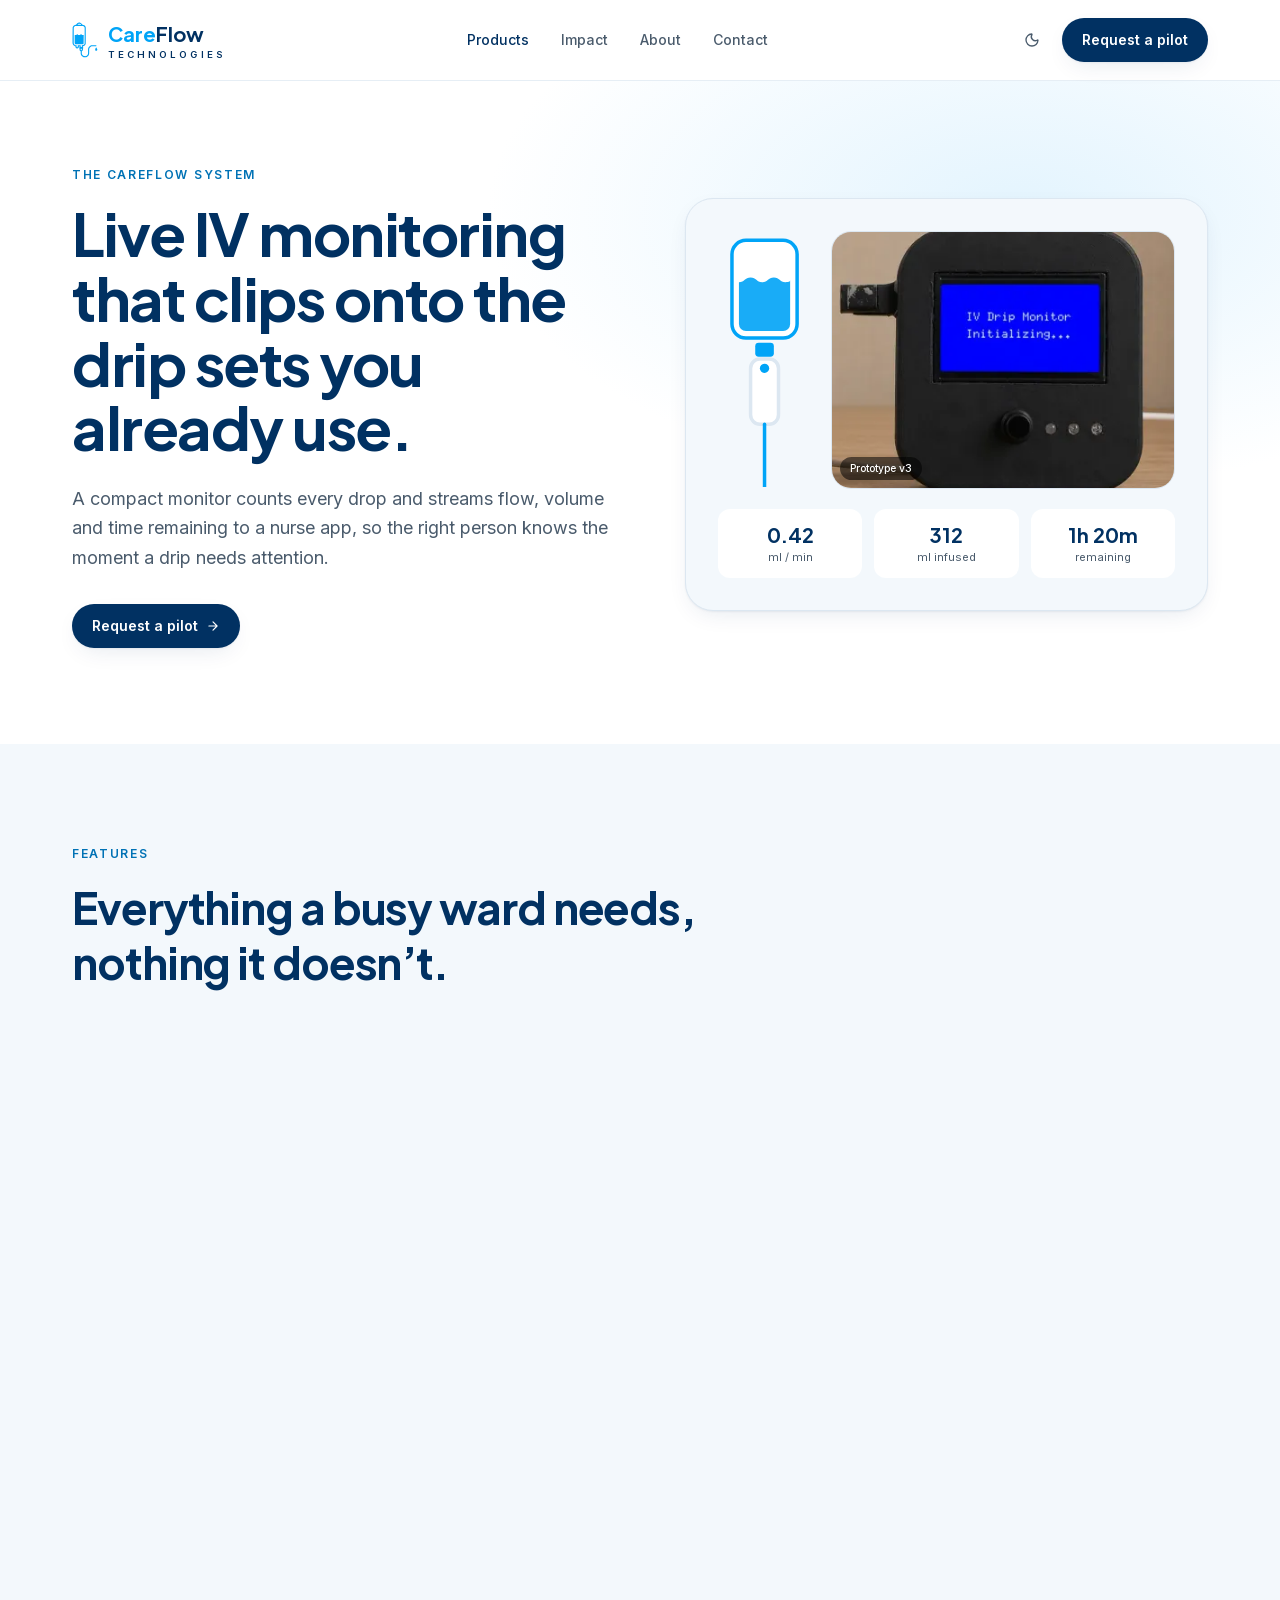
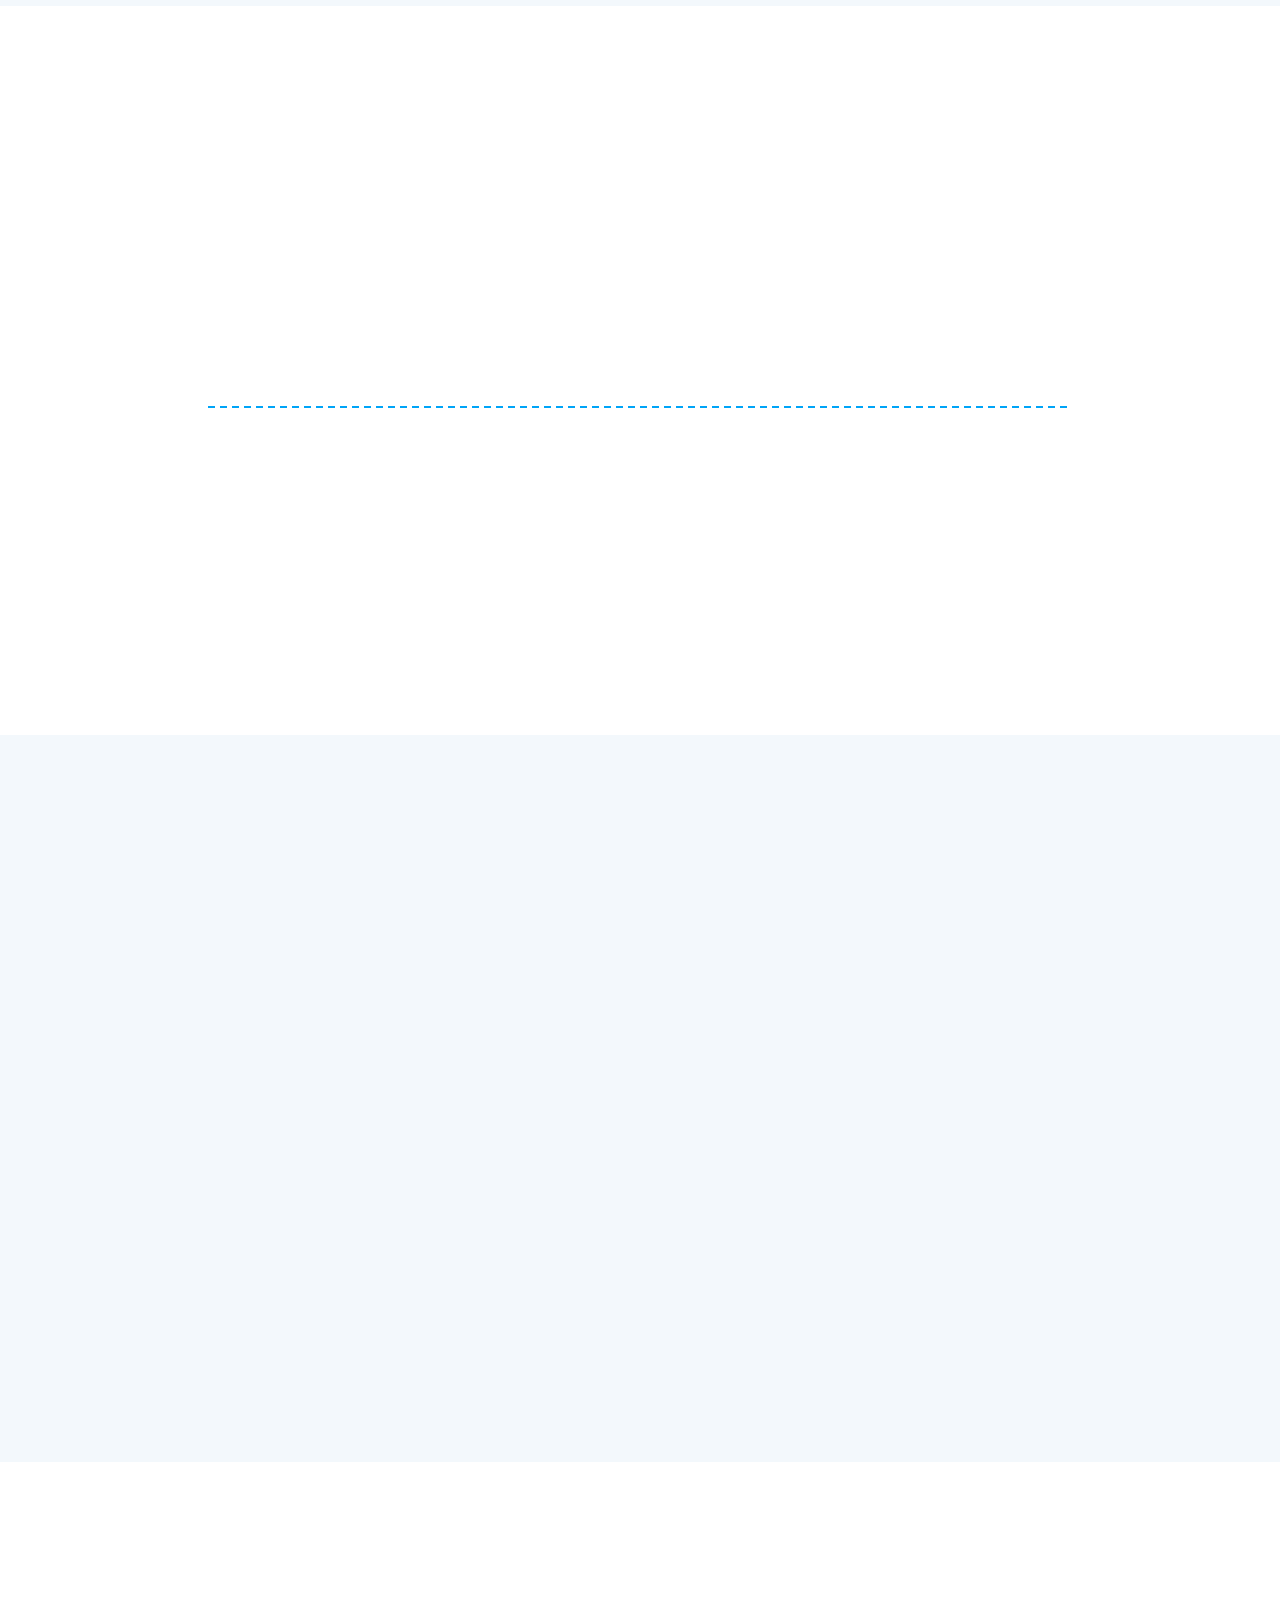
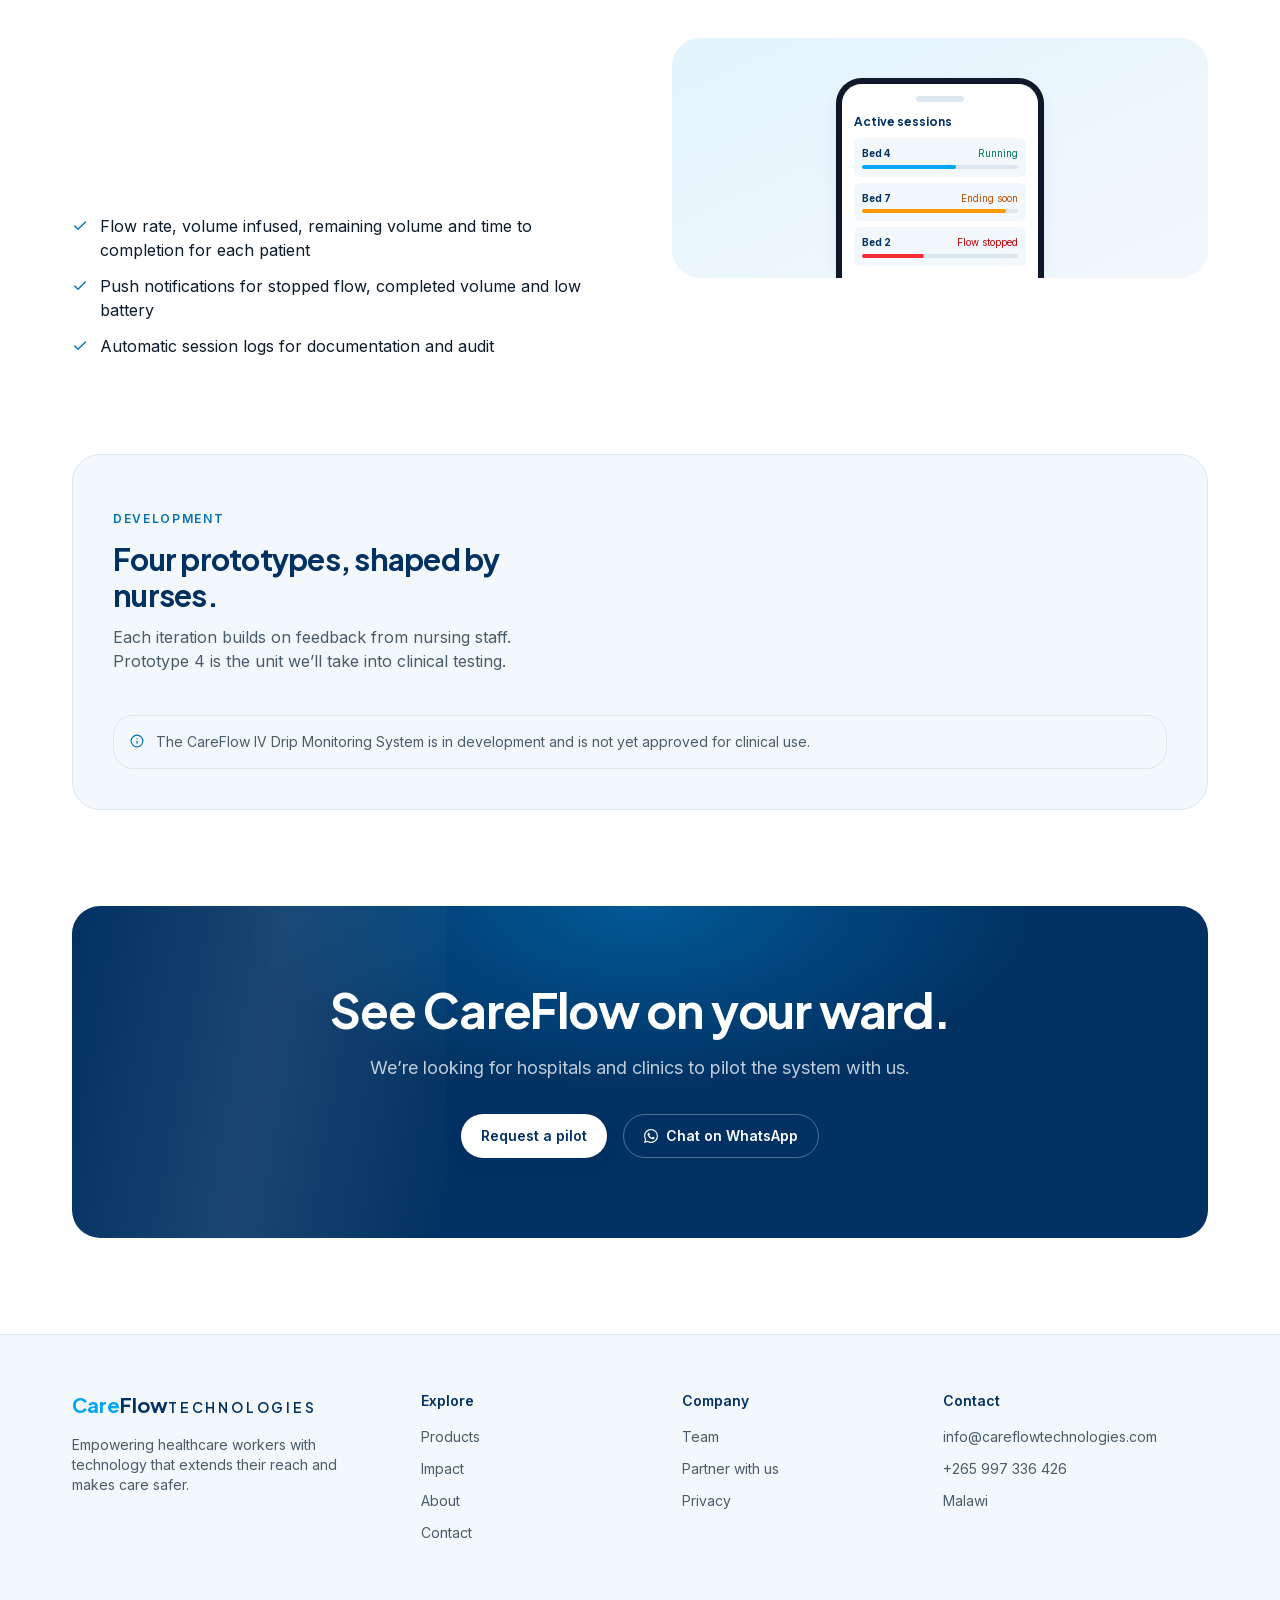
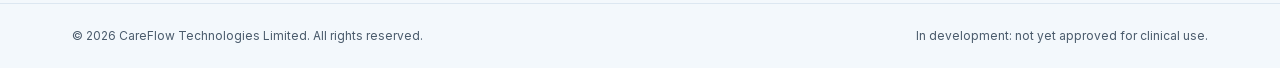
<file: products/iv-drip-monitor/index.html>
<!DOCTYPE html><html  lang="en"><head><meta charset="utf-8"><meta name="viewport" content="width=device-width, initial-scale=1"><title>Product · CareFlow Technologies</title><script type="importmap">{"imports":{"#entry":"/_nuxt/DRQ7sZam.js"}}</script><script>document.documentElement.classList.add('js')</script><link rel="stylesheet" href="/_nuxt/entry.BHixLTxo.css" crossorigin><style>:where(.i-lucide\:activity){display:inline-block;width:1em;height:1em;background-color:currentColor;-webkit-mask-image:var(--svg);mask-image:var(--svg);-webkit-mask-repeat:no-repeat;mask-repeat:no-repeat;-webkit-mask-size:100% 100%;mask-size:100% 100%;--svg:url("data:image/svg+xml,%3Csvg xmlns='http://www.w3.org/2000/svg' viewBox='0 0 24 24' width='24' height='24'%3E%3Cpath fill='none' stroke='black' stroke-linecap='round' stroke-linejoin='round' stroke-width='2' d='M22 12h-2.48a2 2 0 0 0-1.93 1.46l-2.35 8.36a.25.25 0 0 1-.48 0L9.24 2.18a.25.25 0 0 0-.48 0l-2.35 8.36A2 2 0 0 1 4.49 12H2'/%3E%3C/svg%3E")}:where(.i-lucide\:arrow-right){display:inline-block;width:1em;height:1em;background-color:currentColor;-webkit-mask-image:var(--svg);mask-image:var(--svg);-webkit-mask-repeat:no-repeat;mask-repeat:no-repeat;-webkit-mask-size:100% 100%;mask-size:100% 100%;--svg:url("data:image/svg+xml,%3Csvg xmlns='http://www.w3.org/2000/svg' viewBox='0 0 24 24' width='24' height='24'%3E%3Cpath fill='none' stroke='black' stroke-linecap='round' stroke-linejoin='round' stroke-width='2' d='M5 12h14m-7-7l7 7l-7 7'/%3E%3C/svg%3E")}:where(.i-lucide\:battery-charging){display:inline-block;width:1em;height:1em;background-color:currentColor;-webkit-mask-image:var(--svg);mask-image:var(--svg);-webkit-mask-repeat:no-repeat;mask-repeat:no-repeat;-webkit-mask-size:100% 100%;mask-size:100% 100%;--svg:url("data:image/svg+xml,%3Csvg xmlns='http://www.w3.org/2000/svg' viewBox='0 0 24 24' width='24' height='24'%3E%3Cpath fill='none' stroke='black' stroke-linecap='round' stroke-linejoin='round' stroke-width='2' d='m11 7l-3 5h4l-3 5m5.856-11H16a2 2 0 0 1 2 2v8a2 2 0 0 1-2 2h-2.935M22 14v-4M5.14 18H4a2 2 0 0 1-2-2V8a2 2 0 0 1 2-2h2.936'/%3E%3C/svg%3E")}:where(.i-lucide\:bell-ring){display:inline-block;width:1em;height:1em;background-color:currentColor;-webkit-mask-image:var(--svg);mask-image:var(--svg);-webkit-mask-repeat:no-repeat;mask-repeat:no-repeat;-webkit-mask-size:100% 100%;mask-size:100% 100%;--svg:url("data:image/svg+xml,%3Csvg xmlns='http://www.w3.org/2000/svg' viewBox='0 0 24 24' width='24' height='24'%3E%3Cpath fill='none' stroke='black' stroke-linecap='round' stroke-linejoin='round' stroke-width='2' d='M10.268 21a2 2 0 0 0 3.464 0M22 8c0-2.3-.8-4.3-2-6M3.262 15.326A1 1 0 0 0 4 17h16a1 1 0 0 0 .74-1.673C19.41 13.956 18 12.499 18 8A6 6 0 0 0 6 8c0 4.499-1.411 5.956-2.738 7.326M4 2C2.8 3.7 2 5.7 2 8'/%3E%3C/svg%3E")}:where(.i-lucide\:check){display:inline-block;width:1em;height:1em;background-color:currentColor;-webkit-mask-image:var(--svg);mask-image:var(--svg);-webkit-mask-repeat:no-repeat;mask-repeat:no-repeat;-webkit-mask-size:100% 100%;mask-size:100% 100%;--svg:url("data:image/svg+xml,%3Csvg xmlns='http://www.w3.org/2000/svg' viewBox='0 0 24 24' width='24' height='24'%3E%3Cpath fill='none' stroke='black' stroke-linecap='round' stroke-linejoin='round' stroke-width='2' d='M20 6L9 17l-5-5'/%3E%3C/svg%3E")}:where(.i-lucide\:clipboard-list){display:inline-block;width:1em;height:1em;background-color:currentColor;-webkit-mask-image:var(--svg);mask-image:var(--svg);-webkit-mask-repeat:no-repeat;mask-repeat:no-repeat;-webkit-mask-size:100% 100%;mask-size:100% 100%;--svg:url("data:image/svg+xml,%3Csvg xmlns='http://www.w3.org/2000/svg' viewBox='0 0 24 24' width='24' height='24'%3E%3Cg fill='none' stroke='black' stroke-linecap='round' stroke-linejoin='round' stroke-width='2'%3E%3Crect width='8' height='4' x='8' y='2' rx='1' ry='1'/%3E%3Cpath d='M16 4h2a2 2 0 0 1 2 2v14a2 2 0 0 1-2 2H6a2 2 0 0 1-2-2V6a2 2 0 0 1 2-2h2m4 7h4m-4 5h4m-8-5h.01M8 16h.01'/%3E%3C/g%3E%3C/svg%3E")}:where(.i-lucide\:cloud){display:inline-block;width:1em;height:1em;background-color:currentColor;-webkit-mask-image:var(--svg);mask-image:var(--svg);-webkit-mask-repeat:no-repeat;mask-repeat:no-repeat;-webkit-mask-size:100% 100%;mask-size:100% 100%;--svg:url("data:image/svg+xml,%3Csvg xmlns='http://www.w3.org/2000/svg' viewBox='0 0 24 24' width='24' height='24'%3E%3Cpath fill='none' stroke='black' stroke-linecap='round' stroke-linejoin='round' stroke-width='2' d='M17.5 19H9a7 7 0 1 1 6.71-9h1.79a4.5 4.5 0 1 1 0 9'/%3E%3C/svg%3E")}:where(.i-lucide\:cpu){display:inline-block;width:1em;height:1em;background-color:currentColor;-webkit-mask-image:var(--svg);mask-image:var(--svg);-webkit-mask-repeat:no-repeat;mask-repeat:no-repeat;-webkit-mask-size:100% 100%;mask-size:100% 100%;--svg:url("data:image/svg+xml,%3Csvg xmlns='http://www.w3.org/2000/svg' viewBox='0 0 24 24' width='24' height='24'%3E%3Cg fill='none' stroke='black' stroke-linecap='round' stroke-linejoin='round' stroke-width='2'%3E%3Cpath d='M12 20v2m0-20v2m5 16v2m0-20v2M2 12h2m-2 5h2M2 7h2m16 5h2m-2 5h2M20 7h2M7 20v2M7 2v2'/%3E%3Crect width='16' height='16' x='4' y='4' rx='2'/%3E%3Crect width='8' height='8' x='8' y='8' rx='1'/%3E%3C/g%3E%3C/svg%3E")}:where(.i-lucide\:droplets){display:inline-block;width:1em;height:1em;background-color:currentColor;-webkit-mask-image:var(--svg);mask-image:var(--svg);-webkit-mask-repeat:no-repeat;mask-repeat:no-repeat;-webkit-mask-size:100% 100%;mask-size:100% 100%;--svg:url("data:image/svg+xml,%3Csvg xmlns='http://www.w3.org/2000/svg' viewBox='0 0 24 24' width='24' height='24'%3E%3Cg fill='none' stroke='black' stroke-linecap='round' stroke-linejoin='round' stroke-width='2'%3E%3Cpath d='M7 16.3c2.2 0 4-1.83 4-4.05c0-1.16-.57-2.26-1.71-3.19S7.29 6.75 7 5.3c-.29 1.45-1.14 2.84-2.29 3.76S3 11.1 3 12.25c0 2.22 1.8 4.05 4 4.05'/%3E%3Cpath d='M12.56 6.6A11 11 0 0 0 14 3.02c.5 2.5 2 4.9 4 6.5s3 3.5 3 5.5a6.98 6.98 0 0 1-11.91 4.97'/%3E%3C/g%3E%3C/svg%3E")}:where(.i-lucide\:feather){display:inline-block;width:1em;height:1em;background-color:currentColor;-webkit-mask-image:var(--svg);mask-image:var(--svg);-webkit-mask-repeat:no-repeat;mask-repeat:no-repeat;-webkit-mask-size:100% 100%;mask-size:100% 100%;--svg:url("data:image/svg+xml,%3Csvg xmlns='http://www.w3.org/2000/svg' viewBox='0 0 24 24' width='24' height='24'%3E%3Cpath fill='none' stroke='black' stroke-linecap='round' stroke-linejoin='round' stroke-width='2' d='M14.086 18.412A2 2 0 0 1 12.67 19H5v-7.672a2 2 0 0 1 .586-1.414L11.75 3.75a6 6 0 1 1 8.49 8.49zM16 8L2 22m15.488-7H9'/%3E%3C/svg%3E")}:where(.i-lucide\:hand-coins){display:inline-block;width:1em;height:1em;background-color:currentColor;-webkit-mask-image:var(--svg);mask-image:var(--svg);-webkit-mask-repeat:no-repeat;mask-repeat:no-repeat;-webkit-mask-size:100% 100%;mask-size:100% 100%;--svg:url("data:image/svg+xml,%3Csvg xmlns='http://www.w3.org/2000/svg' viewBox='0 0 24 24' width='24' height='24'%3E%3Cg fill='none' stroke='black' stroke-linecap='round' stroke-linejoin='round' stroke-width='2'%3E%3Cpath d='M11 15h2a2 2 0 1 0 0-4h-3c-.6 0-1.1.2-1.4.6L3 17'/%3E%3Cpath d='m7 21l1.6-1.4c.3-.4.8-.6 1.4-.6h4c1.1 0 2.1-.4 2.8-1.2l4.6-4.4a2 2 0 0 0-2.75-2.91l-4.2 3.9M2 16l6 6'/%3E%3Ccircle cx='16' cy='9' r='2.9'/%3E%3Ccircle cx='6' cy='5' r='3'/%3E%3C/g%3E%3C/svg%3E")}:where(.i-lucide\:info){display:inline-block;width:1em;height:1em;background-color:currentColor;-webkit-mask-image:var(--svg);mask-image:var(--svg);-webkit-mask-repeat:no-repeat;mask-repeat:no-repeat;-webkit-mask-size:100% 100%;mask-size:100% 100%;--svg:url("data:image/svg+xml,%3Csvg xmlns='http://www.w3.org/2000/svg' viewBox='0 0 24 24' width='24' height='24'%3E%3Cg fill='none' stroke='black' stroke-linecap='round' stroke-linejoin='round' stroke-width='2'%3E%3Ccircle cx='12' cy='12' r='10'/%3E%3Cpath d='M12 16v-4m0-4h.01'/%3E%3C/g%3E%3C/svg%3E")}:where(.i-lucide\:layout-dashboard){display:inline-block;width:1em;height:1em;background-color:currentColor;-webkit-mask-image:var(--svg);mask-image:var(--svg);-webkit-mask-repeat:no-repeat;mask-repeat:no-repeat;-webkit-mask-size:100% 100%;mask-size:100% 100%;--svg:url("data:image/svg+xml,%3Csvg xmlns='http://www.w3.org/2000/svg' viewBox='0 0 24 24' width='24' height='24'%3E%3Cg fill='none' stroke='black' stroke-linecap='round' stroke-linejoin='round' stroke-width='2'%3E%3Crect width='7' height='9' x='3' y='3' rx='1'/%3E%3Crect width='7' height='5' x='14' y='3' rx='1'/%3E%3Crect width='7' height='9' x='14' y='12' rx='1'/%3E%3Crect width='7' height='5' x='3' y='16' rx='1'/%3E%3C/g%3E%3C/svg%3E")}:where(.i-lucide\:menu){display:inline-block;width:1em;height:1em;background-color:currentColor;-webkit-mask-image:var(--svg);mask-image:var(--svg);-webkit-mask-repeat:no-repeat;mask-repeat:no-repeat;-webkit-mask-size:100% 100%;mask-size:100% 100%;--svg:url("data:image/svg+xml,%3Csvg xmlns='http://www.w3.org/2000/svg' viewBox='0 0 24 24' width='24' height='24'%3E%3Cpath fill='none' stroke='black' stroke-linecap='round' stroke-linejoin='round' stroke-width='2' d='M4 5h16M4 12h16M4 19h16'/%3E%3C/svg%3E")}:where(.i-lucide\:moon){display:inline-block;width:1em;height:1em;background-color:currentColor;-webkit-mask-image:var(--svg);mask-image:var(--svg);-webkit-mask-repeat:no-repeat;mask-repeat:no-repeat;-webkit-mask-size:100% 100%;mask-size:100% 100%;--svg:url("data:image/svg+xml,%3Csvg xmlns='http://www.w3.org/2000/svg' viewBox='0 0 24 24' width='24' height='24'%3E%3Cpath fill='none' stroke='black' stroke-linecap='round' stroke-linejoin='round' stroke-width='2' d='M20.985 12.486a9 9 0 1 1-9.473-9.472c.405-.022.617.46.402.803a6 6 0 0 0 8.268 8.268c.344-.215.825-.004.803.401'/%3E%3C/svg%3E")}:where(.i-lucide\:scan-line){display:inline-block;width:1em;height:1em;background-color:currentColor;-webkit-mask-image:var(--svg);mask-image:var(--svg);-webkit-mask-repeat:no-repeat;mask-repeat:no-repeat;-webkit-mask-size:100% 100%;mask-size:100% 100%;--svg:url("data:image/svg+xml,%3Csvg xmlns='http://www.w3.org/2000/svg' viewBox='0 0 24 24' width='24' height='24'%3E%3Cpath fill='none' stroke='black' stroke-linecap='round' stroke-linejoin='round' stroke-width='2' d='M3 7V5a2 2 0 0 1 2-2h2m10 0h2a2 2 0 0 1 2 2v2m0 10v2a2 2 0 0 1-2 2h-2M7 21H5a2 2 0 0 1-2-2v-2m4-5h10'/%3E%3C/svg%3E")}:where(.i-lucide\:signal){display:inline-block;width:1em;height:1em;background-color:currentColor;-webkit-mask-image:var(--svg);mask-image:var(--svg);-webkit-mask-repeat:no-repeat;mask-repeat:no-repeat;-webkit-mask-size:100% 100%;mask-size:100% 100%;--svg:url("data:image/svg+xml,%3Csvg xmlns='http://www.w3.org/2000/svg' viewBox='0 0 24 24' width='24' height='24'%3E%3Cpath fill='none' stroke='black' stroke-linecap='round' stroke-linejoin='round' stroke-width='2' d='M2 20h.01M7 20v-4m5 4v-8m5 8V8m5-4v16'/%3E%3C/svg%3E")}:where(.i-lucide\:smartphone){display:inline-block;width:1em;height:1em;background-color:currentColor;-webkit-mask-image:var(--svg);mask-image:var(--svg);-webkit-mask-repeat:no-repeat;mask-repeat:no-repeat;-webkit-mask-size:100% 100%;mask-size:100% 100%;--svg:url("data:image/svg+xml,%3Csvg xmlns='http://www.w3.org/2000/svg' viewBox='0 0 24 24' width='24' height='24'%3E%3Cg fill='none' stroke='black' stroke-linecap='round' stroke-linejoin='round' stroke-width='2'%3E%3Crect width='14' height='20' x='5' y='2' rx='2' ry='2'/%3E%3Cpath d='M12 18h.01'/%3E%3C/g%3E%3C/svg%3E")}:where(.i-lucide\:sun){display:inline-block;width:1em;height:1em;background-color:currentColor;-webkit-mask-image:var(--svg);mask-image:var(--svg);-webkit-mask-repeat:no-repeat;mask-repeat:no-repeat;-webkit-mask-size:100% 100%;mask-size:100% 100%;--svg:url("data:image/svg+xml,%3Csvg xmlns='http://www.w3.org/2000/svg' viewBox='0 0 24 24' width='24' height='24'%3E%3Cg fill='none' stroke='black' stroke-linecap='round' stroke-linejoin='round' stroke-width='2'%3E%3Ccircle cx='12' cy='12' r='4'/%3E%3Cpath d='M12 2v2m0 16v2M4.93 4.93l1.41 1.41m11.32 11.32l1.41 1.41M2 12h2m16 0h2M6.34 17.66l-1.41 1.41M19.07 4.93l-1.41 1.41'/%3E%3C/g%3E%3C/svg%3E")}:where(.i-lucide\:timer){display:inline-block;width:1em;height:1em;background-color:currentColor;-webkit-mask-image:var(--svg);mask-image:var(--svg);-webkit-mask-repeat:no-repeat;mask-repeat:no-repeat;-webkit-mask-size:100% 100%;mask-size:100% 100%;--svg:url("data:image/svg+xml,%3Csvg xmlns='http://www.w3.org/2000/svg' viewBox='0 0 24 24' width='24' height='24'%3E%3Cg fill='none' stroke='black' stroke-linecap='round' stroke-linejoin='round' stroke-width='2'%3E%3Cpath d='M10 2h4m-2 12l3-3'/%3E%3Ccircle cx='12' cy='14' r='8'/%3E%3C/g%3E%3C/svg%3E")}:where(.i-simple-icons\:whatsapp){display:inline-block;width:1em;height:1em;background-color:currentColor;-webkit-mask-image:var(--svg);mask-image:var(--svg);-webkit-mask-repeat:no-repeat;mask-repeat:no-repeat;-webkit-mask-size:100% 100%;mask-size:100% 100%;--svg:url("data:image/svg+xml,%3Csvg xmlns='http://www.w3.org/2000/svg' viewBox='0 0 24 24' width='24' height='24'%3E%3Cpath fill='black' d='M17.472 14.382c-.297-.149-1.758-.867-2.03-.967c-.273-.099-.471-.148-.67.15c-.197.297-.767.966-.94 1.164c-.173.199-.347.223-.644.075c-.297-.15-1.255-.463-2.39-1.475c-.883-.788-1.48-1.761-1.653-2.059c-.173-.297-.018-.458.13-.606c.134-.133.298-.347.446-.52s.198-.298.298-.497c.099-.198.05-.371-.025-.52s-.669-1.612-.916-2.207c-.242-.579-.487-.5-.669-.51a13 13 0 0 0-.57-.01c-.198 0-.52.074-.792.372c-.272.297-1.04 1.016-1.04 2.479c0 1.462 1.065 2.875 1.213 3.074s2.096 3.2 5.077 4.487c.709.306 1.262.489 1.694.625c.712.227 1.36.195 1.871.118c.571-.085 1.758-.719 2.006-1.413s.248-1.289.173-1.413c-.074-.124-.272-.198-.57-.347m-5.421 7.403h-.004a9.87 9.87 0 0 1-5.031-1.378l-.361-.214l-3.741.982l.998-3.648l-.235-.374a9.86 9.86 0 0 1-1.51-5.26c.001-5.45 4.436-9.884 9.888-9.884c2.64 0 5.122 1.03 6.988 2.898a9.82 9.82 0 0 1 2.893 6.994c-.003 5.45-4.437 9.884-9.885 9.884m8.413-18.297A11.82 11.82 0 0 0 12.05 0C5.495 0 .16 5.335.157 11.892c0 2.096.547 4.142 1.588 5.945L.057 24l6.305-1.654a11.9 11.9 0 0 0 5.683 1.448h.005c6.554 0 11.89-5.335 11.893-11.893a11.82 11.82 0 0 0-3.48-8.413'/%3E%3C/svg%3E")}</style><link rel="preload" as="image" href="/_ipx/f_webp&s_760x594/images/prototype-v3.webp" imagesizes="380px" imagesrcset="/_ipx/f_webp&s_380x297/images/prototype-v3.webp 380w, /_ipx/f_webp&s_760x594/images/prototype-v3.webp 760w" fetchpriority="high"><link rel="preload" as="fetch" crossorigin="anonymous" href="/products/iv-drip-monitor/_payload.json?_b=0a03ac2b-12ef-45eb-927a-fb8623819912"><link rel="modulepreload" as="script" crossorigin href="/_nuxt/DRQ7sZam.js"><link rel="modulepreload" as="script" crossorigin href="/_nuxt/BdETwZT7.js"><link rel="modulepreload" as="script" crossorigin href="/_nuxt/DqLVaKEB.js"><link rel="modulepreload" as="script" crossorigin href="/_nuxt/DU6srnIH.js"><link rel="modulepreload" as="script" crossorigin href="/_nuxt/CrPhr7SD.js"><link rel="modulepreload" as="script" crossorigin href="/_nuxt/DKg6KLJC.js"><link rel="modulepreload" as="script" crossorigin href="/_nuxt/0gzi3ang.js"><link rel="modulepreload" as="script" crossorigin href="/_nuxt/BXYJqxxn.js"><link rel="modulepreload" as="script" crossorigin href="/_nuxt/CWbw4GeF.js"><link rel="modulepreload" as="script" crossorigin href="/_nuxt/LO_KaAqq.js"><link rel="modulepreload" as="script" crossorigin href="/_nuxt/B4XLFbwF.js"><link rel="modulepreload" as="script" crossorigin href="/_nuxt/DDyF1s2E.js"><link rel="modulepreload" as="script" crossorigin href="/_nuxt/e7HX-4BD.js"><script type="module" src="/_nuxt/DRQ7sZam.js" crossorigin></script><link rel="icon" type="image/svg+xml" href="/favicon.svg"><link rel="icon" type="image/png" sizes="32x32" href="/favicon-32.png"><link rel="icon" href="/favicon.ico" sizes="48x48"><link rel="apple-touch-icon" href="/apple-touch-icon.png"><script type="application/ld+json">{"@context":"https://schema.org","@graph":[{"@type":"Organization","@id":"https://careflowtechnologies.com/#organization","name":"CareFlow Technologies","legalName":"CareFlow Technologies Limited","url":"https://careflowtechnologies.com/","logo":"https://careflowtechnologies.com/icon-512.png","email":"info@careflowtechnologies.com","telephone":"+265 997 336 426","address":{"@type":"PostalAddress","addressCountry":"MW"}},{"@type":"WebSite","@id":"https://careflowtechnologies.com/#website","name":"CareFlow Technologies","alternateName":"CareFlow","url":"https://careflowtechnologies.com/"}]}</script><meta name="description" content="A clip-on infrared drip sensor and a nurse mobile app: live flow, volume and time remaining for every IV session, with instant alerts."><meta property="og:title" content="Product"><meta property="og:description" content="A clip-on infrared drip sensor and a nurse mobile app: live flow, volume and time remaining for every IV session, with instant alerts."><meta property="og:image" content="https://careflowtechnologies.com/og.png"><meta property="og:url" content="https://careflowtechnologies.com/products/iv-drip-monitor/"><meta name="twitter:card" content="summary_large_image"><link rel="canonical" href="https://careflowtechnologies.com/products/iv-drip-monitor/"><script>"use strict";(()=>{const o=window,e=document.documentElement,c=["dark","light"],s=getStorageValue("localStorage","nuxt-color-mode")||"system";let r=s==="system"?f():s;const l=e.getAttribute("data-color-mode-forced");l&&(r=l),i(r),o["__NUXT_COLOR_MODE__"]={preference:s,value:r,getColorScheme:f,addColorScheme:i,removeColorScheme:d};function i(t){const a=""+t+"",n="";e.classList?e.classList.add(a):e.className+=" "+a,n&&e.setAttribute("data-"+n,t)}function d(t){const a=""+t+"",n="";e.classList?e.classList.remove(a):e.className=e.className.replace(new RegExp(a,"g"),""),n&&e.removeAttribute("data-"+n)}function u(t){return o.matchMedia("(prefers-color-scheme"+t+")")}function f(){if(o.matchMedia&&u("").media!=="not all"){for(const t of c)if(u(":"+t).matches)return t}return"light"}})();function getStorageValue(o,e){switch(o){case"localStorage":try{return window.localStorage.getItem(e)}catch{return null}case"sessionStorage":try{return window.sessionStorage.getItem(e)}catch{return null}case"cookie":try{return getCookie(e)}catch{return null}default:return null}}function getCookie(o){const c=("; "+window.document.cookie).split("; "+o+"=");if(c.length===2){const s=c.pop();return s?s.split(";").shift():null}}</script><style>@font-face{font-family:Plus Jakarta Sans;src:local(Plus Jakarta Sans Variable Italic),url(/_nuxt/fonts/h0AUkCfyfKyBKdwa_skvQ6DbDtFXLQ_Yy4xUirju9S4-jpeLu7eQ1_3PRT8dJ3oF3lAbnW0HnzvGEAmj9traCno.woff2)format("woff2");font-display:swap;unicode-range:U+460-52F,U+1C80-1C8A,U+20B4,U+2DE0-2DFF,U+A640-A69F,U+FE2E-FE2F;font-weight:400 700;font-style:italic}@font-face{font-family:Plus Jakarta Sans Fallback\: Segoe UI;src:local(Segoe UI);size-adjust:105.558%;ascent-override:98.3348%;descent-override:21.0311%;line-gap-override:0%}@font-face{font-family:Plus Jakarta Sans Fallback\: Helvetica Neue;src:local(Helvetica Neue);size-adjust:104%;ascent-override:99.8077%;descent-override:21.3462%;line-gap-override:0%}@font-face{font-family:Plus Jakarta Sans Fallback\: Arial;src:local(Arial);size-adjust:104.98%;ascent-override:98.8763%;descent-override:21.147%;line-gap-override:0%}@font-face{font-family:Plus Jakarta Sans Fallback\: Noto Sans;src:local(Noto Sans);size-adjust:98.7342%;ascent-override:105.131%;descent-override:22.4846%;line-gap-override:0%}@font-face{font-family:Plus Jakarta Sans;src:local(Plus Jakarta Sans Variable Italic),url(/_nuxt/fonts/EHhMPTZxs1DLFoSCpTpJi7S22G4OhYT8lewk_1xckC8-E9n0RhQShoqM5fLUT_RXtS4T2p_LAiIOBCwztLaRQuE.woff2)format("woff2");font-display:swap;unicode-range:U+102-103,U+110-111,U+128-129,U+168-169,U+1A0-1A1,U+1AF-1B0,U+300-301,U+303-304,U+308-309,U+323,U+329,U+1EA0-1EF9,U+20AB;font-weight:400 700;font-style:italic}@font-face{font-family:Plus Jakarta Sans;src:local(Plus Jakarta Sans Variable Italic),url(/_nuxt/fonts/MDwTfPBLLkOaYY6Syn3fT929XleGt5GMJv6uGhPZd0I-vv5nfMCKpC4Hg3_nmx6d4CQNZ3DqashpQcpoaoxsiuI.woff2)format("woff2");font-display:swap;unicode-range:U+100-2BA,U+2BD-2C5,U+2C7-2CC,U+2CE-2D7,U+2DD-2FF,U+304,U+308,U+329,U+1D00-1DBF,U+1E00-1E9F,U+1EF2-1EFF,U+2020,U+20A0-20AB,U+20AD-20C4,U+2113,U+2C60-2C7F,U+A720-A7FF;font-weight:400 700;font-style:italic}@font-face{font-family:Plus Jakarta Sans;src:local(Plus Jakarta Sans Variable Italic),url(/_nuxt/fonts/vFd0fmDQQ6dUNFYjwFyhfNYWu-rKrxD3zqwr7yfeIbc-0u56STp_ypV_wck1PaUooNhuP_s4aEQjZEEXgQsB7o4.woff2)format("woff2");font-display:swap;unicode-range:U+??,U+131,U+152-153,U+2BB-2BC,U+2C6,U+2DA,U+2DC,U+304,U+308,U+329,U+2000-206F,U+20AC,U+2122,U+2191,U+2193,U+2212,U+2215,U+FEFF,U+FFFD;font-weight:400 700;font-style:italic}@font-face{font-family:Plus Jakarta Sans;src:local(Plus Jakarta Sans Variable),url(/_nuxt/fonts/5IgvIzWAveoNXlQFVm-aWM8yNj5ha56cFNya7Z9Q_YE-FK1AhkTx9rn_wGOIv9D38I9BXDJWXSSVmaZRw4bsXHg.woff2)format("woff2");font-display:swap;unicode-range:U+460-52F,U+1C80-1C8A,U+20B4,U+2DE0-2DFF,U+A640-A69F,U+FE2E-FE2F;font-weight:400 700;font-style:normal}@font-face{font-family:Plus Jakarta Sans;src:local(Plus Jakarta Sans Variable),url(/_nuxt/fonts/LlkRNqpUXT184ITHz2ImBS70pPRrIYbBYm5lnR5T2hQ-QqfHOS8AuhvxUBWI2_o7dfCfV6sgPgo8fKatOL_oXaU.woff2)format("woff2");font-display:swap;unicode-range:U+102-103,U+110-111,U+128-129,U+168-169,U+1A0-1A1,U+1AF-1B0,U+300-301,U+303-304,U+308-309,U+323,U+329,U+1EA0-1EF9,U+20AB;font-weight:400 700;font-style:normal}@font-face{font-family:Plus Jakarta Sans;src:local(Plus Jakarta Sans Variable),url(/_nuxt/fonts/Z1Hxuez7RsZqYWJcXrjljtVt8dWJe-fB47SF0b3XCbM-bY_e0N33vFDEeRepazCWL6rGkfqt27UyV0RXQUhhydE.woff2)format("woff2");font-display:swap;unicode-range:U+100-2BA,U+2BD-2C5,U+2C7-2CC,U+2CE-2D7,U+2DD-2FF,U+304,U+308,U+329,U+1D00-1DBF,U+1E00-1E9F,U+1EF2-1EFF,U+2020,U+20A0-20AB,U+20AD-20C4,U+2113,U+2C60-2C7F,U+A720-A7FF;font-weight:400 700;font-style:normal}@font-face{font-family:Plus Jakarta Sans;src:local(Plus Jakarta Sans Variable),url(/_nuxt/fonts/N6a464ONG6G2QwvXkRQxmkb6Upu53F9VINRl-UICiPU-5A74LG92j2E8ztd62HTHyuecPyMCJzc74dIf2kdcJmE.woff2)format("woff2");font-display:swap;unicode-range:U+??,U+131,U+152-153,U+2BB-2BC,U+2C6,U+2DA,U+2DC,U+304,U+308,U+329,U+2000-206F,U+20AC,U+2122,U+2191,U+2193,U+2212,U+2215,U+FEFF,U+FFFD;font-weight:400 700;font-style:normal}@font-face{font-family:Inter;src:local(Inter Variable Italic),url(/_nuxt/fonts/DYJdeJPtCBIYWgA5cyxBmly7l27Wj1oQp4mFkXDxvIs-DPFPVSnB8cId8pOwgvRNA2TCO2OWamyoeCtk437Sapc.woff2)format("woff2");font-display:swap;unicode-range:U+460-52F,U+1C80-1C8A,U+20B4,U+2DE0-2DFF,U+A640-A69F,U+FE2E-FE2F;font-weight:400 700;font-style:italic}@font-face{font-family:Inter Fallback\: Segoe UI;src:local(Segoe UI);size-adjust:107.709%;ascent-override:89.9412%;descent-override:22.3946%;line-gap-override:0%}@font-face{font-family:Inter Fallback\: Helvetica Neue;src:local(Helvetica Neue);size-adjust:106.12%;ascent-override:91.2883%;descent-override:22.7301%;line-gap-override:0%}@font-face{font-family:Inter Fallback\: Arial;src:local(Arial);size-adjust:107.119%;ascent-override:90.4365%;descent-override:22.518%;line-gap-override:0%}@font-face{font-family:Inter Fallback\: Noto Sans;src:local(Noto Sans);size-adjust:100.747%;ascent-override:96.1571%;descent-override:23.9423%;line-gap-override:0%}@font-face{font-family:Inter;src:local(Inter Variable Italic),url(/_nuxt/fonts/QpJYL2mwM_fWcwdT8T92e3Zj7wNrhqhFzZMwIpW9Yhk-XgOijeIybntTr80kfTNzJ_MAYXALsEz4LGK8FlCLUMQ.woff2)format("woff2");font-display:swap;unicode-range:U+301,U+400-45F,U+490-491,U+4B0-4B1,U+2116;font-weight:400 700;font-style:italic}@font-face{font-family:Inter;src:local(Inter Variable Italic),url(/_nuxt/fonts/nRO08svVDfHK2I6XQv8acbCwVYFPI-lNFmbTO_Ato-U-leG_hYlPLJBni6ljwuquGygDJ11Q9JovV7X4etSwPIs.woff2)format("woff2");font-display:swap;unicode-range:U+1F??;font-weight:400 700;font-style:italic}@font-face{font-family:Inter;src:local(Inter Variable Italic),url(/_nuxt/fonts/DyoSP_ZB-sZ6jdZm0DNNNAZlak-n8B55ylByyLLv58Y-LDxnRyFE6SL_0xO8Ook5rXOokOEsSmBy44omeJ02DT4.woff2)format("woff2");font-display:swap;unicode-range:U+370-377,U+37A-37F,U+384-38A,U+38C,U+38E-3A1,U+3A3-3FF;font-weight:400 700;font-style:italic}@font-face{font-family:Inter;src:local(Inter Variable Italic),url(/_nuxt/fonts/xiWtFoOGVpxz2O8rJiJmkaO17BlbbGGm_obdnXH3FNs-8YIR4ZfCCs9oJJ4E1XpjqOJwDB0_yPAN4AMVgQAVTKs.woff2)format("woff2");font-display:swap;unicode-range:U+102-103,U+110-111,U+128-129,U+168-169,U+1A0-1A1,U+1AF-1B0,U+300-301,U+303-304,U+308-309,U+323,U+329,U+1EA0-1EF9,U+20AB;font-weight:400 700;font-style:italic}@font-face{font-family:Inter;src:local(Inter Variable Italic),url(/_nuxt/fonts/okGTeHOzA93WHhiHQhh2kiQFJ8jP7Rs_J1FR3XblyKk-bIMLl2bdqTiV6xWjXZLjoJYX4UhZc8AFIlYM7Hc12TM.woff2)format("woff2");font-display:swap;unicode-range:U+100-2BA,U+2BD-2C5,U+2C7-2CC,U+2CE-2D7,U+2DD-2FF,U+304,U+308,U+329,U+1D00-1DBF,U+1E00-1E9F,U+1EF2-1EFF,U+2020,U+20A0-20AB,U+20AD-20C4,U+2113,U+2C60-2C7F,U+A720-A7FF;font-weight:400 700;font-style:italic}@font-face{font-family:Inter;src:local(Inter Variable Italic),url(/_nuxt/fonts/shQVi3meleYLIUqZP9-ZwNpu1UG0BrC8W1a0_vPu1vM-WIRtv4uldWqfFM5rfsEDcWL99nKboOnkZoW_g2Ev8Uk.woff2)format("woff2");font-display:swap;unicode-range:U+??,U+131,U+152-153,U+2BB-2BC,U+2C6,U+2DA,U+2DC,U+304,U+308,U+329,U+2000-206F,U+20AC,U+2122,U+2191,U+2193,U+2212,U+2215,U+FEFF,U+FFFD;font-weight:400 700;font-style:italic}@font-face{font-family:Inter;src:local(Inter Variable),url(/_nuxt/fonts/95LF05ynkR2iited5vKC3ML7Mt4iflufgyYJQAK9nF4-NZaZZt6E_IGCSpI3DA35nDyNvesPNS4QNP7XC2pYBYE.woff2)format("woff2");font-display:swap;unicode-range:U+460-52F,U+1C80-1C8A,U+20B4,U+2DE0-2DFF,U+A640-A69F,U+FE2E-FE2F;font-weight:400 700;font-style:normal}@font-face{font-family:Inter;src:local(Inter Variable),url(/_nuxt/fonts/rKlr2fNB2-iyJhDGh3GjbB7U7xF6BMr1eV-ngyy8udQ-JfckSRSkmknXCHp5oZLIYR_jNB6MzYb7ifA6hU4lk2o.woff2)format("woff2");font-display:swap;unicode-range:U+301,U+400-45F,U+490-491,U+4B0-4B1,U+2116;font-weight:400 700;font-style:normal}@font-face{font-family:Inter;src:local(Inter Variable),url(/_nuxt/fonts/Nah9koTOFvXUREZWfV7DH4zgASpXCzPkz6Tn28ZWLF8-BPqOaS9b32mrF_JERGBi9aAWCHVMBVP2cgIrQCresgU.woff2)format("woff2");font-display:swap;unicode-range:U+1F??;font-weight:400 700;font-style:normal}@font-face{font-family:Inter;src:local(Inter Variable),url(/_nuxt/fonts/6yQlgZNOH42hUtIIIHjZiNFc1WmiHD7IpV78HkewQzs-Qk_1yENQUazQQ0tP2ZD16gLhgnkqQqP7MhASnXvWtqQ.woff2)format("woff2");font-display:swap;unicode-range:U+370-377,U+37A-37F,U+384-38A,U+38C,U+38E-3A1,U+3A3-3FF;font-weight:400 700;font-style:normal}@font-face{font-family:Inter;src:local(Inter Variable),url(/_nuxt/fonts/k3YRPyaHq8R9a3gxNSuQ3W_8hdDfEx-SbAtGnVOYnHY-fVFZzzariE_Uq-dTHevDSbvLurnlJRTddHpakm9Ws1w.woff2)format("woff2");font-display:swap;unicode-range:U+102-103,U+110-111,U+128-129,U+168-169,U+1A0-1A1,U+1AF-1B0,U+300-301,U+303-304,U+308-309,U+323,U+329,U+1EA0-1EF9,U+20AB;font-weight:400 700;font-style:normal}@font-face{font-family:Inter;src:local(Inter Variable),url(/_nuxt/fonts/der4-T0bORlPDyrpWSOU_0VRetbtC4vnusni_kWmK7Q-GXB5hylV4plFt0WDHf1wY5BRE9_7uLFvbkkQKAdfTP0.woff2)format("woff2");font-display:swap;unicode-range:U+100-2BA,U+2BD-2C5,U+2C7-2CC,U+2CE-2D7,U+2DD-2FF,U+304,U+308,U+329,U+1D00-1DBF,U+1E00-1E9F,U+1EF2-1EFF,U+2020,U+20A0-20AB,U+20AD-20C4,U+2113,U+2C60-2C7F,U+A720-A7FF;font-weight:400 700;font-style:normal}@font-face{font-family:Inter;src:local(Inter Variable),url(/_nuxt/fonts/23mtYSzxPVyLoxLNpoXveb5p0hEC2MbGLOudqhNuXQQ-sHyjhRga9hvdq4tAx7_wIeBFh1sLJ_E5PRwGnzrqxWs.woff2)format("woff2");font-display:swap;unicode-range:U+??,U+131,U+152-153,U+2BB-2BC,U+2C6,U+2DA,U+2DC,U+304,U+308,U+329,U+2000-206F,U+20AC,U+2122,U+2191,U+2193,U+2212,U+2215,U+FEFF,U+FFFD;font-weight:400 700;font-style:normal}</style></head><body><div id="__nuxt"><!--[--><div></div><div class="flex min-h-dvh flex-col"><a href="#main" class="bg-primary text-primary-ink sr-only z-50 rounded-full px-5 py-3 text-sm font-semibold focus:not-sr-only focus:fixed focus:top-3 focus:left-3">Skip to content</a><!--[--><div class="pointer-events-none absolute top-0 left-0 h-px w-px" aria-hidden="true"></div><header class="border-border/70 bg-bg/85 sticky top-0 z-30 border-b backdrop-blur transition-shadow"><div class="container-x flex h-16 items-center justify-between lg:h-20"><a href="/" class="flex items-center gap-2.5" aria-label="CareFlow Technologies home"><svg xmlns="http://www.w3.org/2000/svg" viewbox="28 3 850 1180" class="h-9 w-auto" role="img" aria-label="CareFlow Technologies"><path d="M246 25C245 25 242 26 241 26C239 26 237 27 234 28C232 28 230 29 230 29C230 28 228 29 227 29C224 31 213 36 212 36C212 36 209 38 205 41C195 47 178 64 172 74C166 83 166 84 162 92C161 94 160 96 159 97C158 97 154 97 149 97C143 97 139 97 136 98C134 99 131 100 129 100C128 100 126 100 126 101C125 102 124 102 122 102C121 102 119 102 118 103C117 104 113 106 108 108C101 111 88 120 80 127C75 132 63 149 58 158C58 160 56 162 56 163C55 164 55 166 55 166C55 167 54 169 53 170C52 172 52 173 52 174C53 174 52 176 52 177C51 178 50 182 50 186C48 193 48 701 49 710C50 713 50 716 51 718C51 719 52 722 54 726C56 732 56 732 60 740C68 757 84 775 100 785C103 786 110 790 114 792C116 792 119 793 120 794C124 796 130 797 135 798C138 798 140 799 140 800C141 802 142 808 142 815C142 823 142 829 143 830C144 832 146 836 148 840C151 847 163 860 170 863C172 864 174 866 176 867C177 867 178 868 179 868C179 867 181 868 182 868C184 870 210 871 213 869C214 868 217 867 219 866C232 861 243 849 249 836C252 830 252 827 253 813L254 802L264 801C269 801 274 801 274 801C275 801 275 808 275 816L275 831L272 835C268 840 264 848 264 852C264 854 266 860 267 864C268 865 270 868 272 870L274 873L275 896C276 918 277 927 279 929C280 930 280 931 280 932C280 936 295 955 300 957C302 958 305 959 308 961L312 964L313 1004C313 1032 314 1046 315 1048C316 1050 316 1053 316 1055C316 1056 316 1058 317 1058C318 1059 318 1061 318 1062C318 1064 318 1066 319 1066C320 1067 320 1068 320 1069C320 1070 320 1072 321 1073C322 1074 324 1078 325 1082C330 1092 335 1100 338 1105C343 1112 363 1132 366 1134C367 1134 369 1136 370 1137C373 1139 380 1143 382 1144C383 1145 386 1146 388 1148C391 1150 394 1151 395 1152C397 1152 400 1154 404 1155C405 1156 408 1156 409 1157C410 1157 412 1158 412 1158C413 1159 415 1159 417 1159C418 1159 420 1159 420 1160C422 1162 467 1163 478 1161C482 1160 486 1160 488 1159C490 1159 492 1158 493 1158C493 1157 494 1157 495 1157C496 1157 498 1156 500 1156C502 1155 505 1154 507 1153C509 1152 512 1151 513 1150C514 1150 516 1148 518 1148C518 1147 523 1144 526 1142C542 1132 551 1125 562 1111C565 1107 573 1095 576 1090C576 1089 577 1088 577 1088C578 1088 578 1087 578 1087C578 1086 579 1083 580 1080C582 1078 583 1075 583 1074C583 1073 584 1072 584 1072C585 1071 585 1070 585 1068C585 1066 586 1065 586 1064C587 1064 587 1062 587 1061C587 1059 588 1057 588 1056C591 1051 591 1039 592 964C592 921 593 886 594 883C595 878 597 871 598 869C599 868 600 865 600 863C602 859 604 855 609 846C616 835 634 818 644 813C646 812 647 812 648 811C649 811 651 810 652 809C653 809 656 808 657 807C671 802 671 802 744 801C817 800 817 800 822 795C831 786 831 776 823 768C819 763 820 763 745 763C683 763 673 763 670 764C668 765 664 766 663 766C661 766 659 766 659 767C658 767 657 768 655 768C653 769 650 770 644 772C636 775 620 784 615 787C596 802 580 820 572 835C570 839 568 842 568 843C567 843 567 844 567 845C567 845 566 848 564 851C563 854 562 857 562 858C562 859 562 860 561 860C560 861 560 863 560 864C560 866 559 868 559 870C558 871 557 874 556 877C556 880 555 917 555 959C555 1004 554 1038 553 1042C551 1052 550 1056 549 1057C548 1058 548 1059 548 1060C548 1062 542 1075 540 1077C539 1078 538 1079 538 1080C538 1080 537 1082 536 1082C535 1084 534 1085 534 1085C534 1088 518 1103 510 1108C501 1114 489 1120 489 1120C489 1119 488 1120 487 1120C483 1122 476 1124 460 1126C451 1127 427 1124 420 1121C403 1114 392 1107 381 1097C371 1087 366 1080 361 1069C356 1060 355 1056 355 1054C355 1053 354 1052 354 1051C352 1049 351 1038 350 1001C350 965 350 963 352 962C364 958 378 944 383 932C384 930 385 928 385 926C386 925 386 915 387 901C387 888 387 877 388 876C388 874 390 872 391 870C399 861 400 850 395 840C393 837 390 833 389 831C386 828 386 827 386 814C387 798 386 799 398 797C401 796 405 795 406 794C408 794 412 792 416 791C419 790 423 788 425 786C427 785 429 784 430 784C430 784 432 783 432 782C434 781 435 780 436 780C438 780 457 760 463 751C466 746 469 742 469 741C469 741 470 740 470 739C471 738 472 736 473 733C474 730 475 728 475 728C475 727 476 725 476 723C477 721 478 717 478 714C479 709 480 648 479 448C479 305 479 186 479 183C478 180 477 177 477 176C476 176 476 175 476 174C476 171 475 168 470 158C466 149 465 148 458 138C454 132 436 116 430 112C428 112 424 110 421 108C417 106 413 104 412 104C411 104 410 104 410 103C409 102 408 102 406 102C405 102 404 102 404 101C403 100 401 100 400 100C398 100 395 99 393 98C390 98 386 97 380 97C372 97 370 97 369 95C368 94 367 93 367 93C367 92 362 82 361 80C360 78 358 76 357 73C350 63 334 46 324 41C315 36 300 29 297 28C296 28 294 28 292 27C284 24 279 24 264 23C252 23 248 24 246 25zM279 62C298 67 311 75 323 90C329 98 333 97 266 97C233 97 206 97 205 97C205 97 204 97 204 96C203 94 206 89 213 82C220 75 234 66 237 66C238 66 240 65 242 64C243 64 246 63 247 63C248 63 250 62 251 62C253 61 273 61 279 62zM387 135C401 139 414 146 424 157C429 162 437 173 437 175C437 176 437 177 438 178C440 182 442 188 443 192C444 200 444 698 442 705C439 720 433 732 421 743C414 749 403 757 401 756C401 756 400 757 398 758C397 758 395 759 394 759C393 759 391 759 390 760C389 761 381 762 364 763C352 763 350 763 350 765C349 766 349 780 349 796L350 824L331 824L313 824L313 794L312 764L266 763C239 763 218 763 217 763C216 764 216 771 216 791C216 821 216 821 209 828C201 836 188 834 182 824L179 820L179 791L179 763L165 763C143 762 136 760 124 754C118 752 114 749 108 743C100 734 97 732 92 722C89 716 89 714 87 705C85 698 85 203 86 193C87 189 88 186 88 185C89 185 89 184 89 183C89 178 101 158 108 153C115 147 121 143 126 141C128 140 132 138 133 137C135 137 137 136 139 136C140 136 142 136 143 135C145 134 381 134 387 135zM349 881C349 882 350 899 349 914C349 920 343 926 336 928C331 930 330 930 326 928C321 926 318 923 315 918C313 914 313 911 313 898C313 887 313 882 314 880C315 879 318 879 332 879C346 879 348 879 349 881zM192 410C190 412 186 414 185 416C183 418 181 419 180 419C180 419 178 420 177 421C176 422 173 424 171 425C169 426 167 428 166 428C165 429 163 429 162 429C161 429 160 429 160 430C159 431 149 432 142 432C138 432 128 431 122 429C119 429 117 428 117 428C116 429 117 703 118 705C118 706 119 708 120 710C122 714 126 719 129 722C134 726 140 729 142 729C143 729 144 730 146 730C147 732 163 732 264 732C345 732 381 732 382 731C383 730 385 730 386 730C389 729 398 724 402 720C405 717 407 714 411 705C412 703 412 428 412 427C411 427 410 427 410 428C407 430 394 432 386 432C372 432 360 428 348 419C336 410 332 408 325 408C319 408 316 409 310 414C300 421 291 427 290 427C289 427 288 427 288 428C285 430 272 432 264 432C257 432 247 431 246 430C246 429 245 429 244 429C241 429 230 423 223 417C221 415 218 413 217 412C216 412 215 411 215 411C215 410 214 410 213 410C212 410 211 410 210 409C210 408 207 408 203 408C198 408 195 409 192 410zM818 842C816 845 814 848 814 848C814 849 811 854 808 858C802 867 798 874 796 879C796 880 795 883 794 884C792 888 791 894 790 900C790 902 789 906 788 909C787 916 790 927 796 935C800 942 811 947 821 948C827 948 828 948 838 943C843 942 851 933 853 928C855 923 858 914 858 911C858 908 855 894 854 892C853 891 853 889 853 888C853 887 851 882 844 869C843 865 839 859 836 856C834 852 830 847 827 843C825 840 823 837 823 837C822 837 820 839 818 842z" fill="var(--sky)"></path><!----></svg><span class="leading-none" aria-hidden="true" data-wordmark><span class="font-display block text-xl font-bold"><span class="text-sky">Care</span><span class="text-navy">Flow</span></span><span class="text-navy mt-0.5 block text-[0.6rem] font-semibold tracking-[0.32em]"> TECHNOLOGIES </span></span></a><nav class="text-ink-muted hidden items-center gap-6 text-sm font-medium md:flex lg:gap-8" aria-label="Main"><!--[--><a aria-current="page" href="/products/iv-drip-monitor/" class="text-navy router-link-exact-active hover:text-navy transition">Products</a><a href="/impact/" class="hover:text-navy transition">Impact</a><a href="/about/" class="hover:text-navy transition">About</a><a href="/contact/" class="hover:text-navy transition">Contact</a><!--]--></nav><div class="flex items-center gap-2"><button type="button" class="text-ink-muted hover:bg-surface-muted hover:text-navy grid size-11 place-items-center rounded-full transition" aria-label="Toggle dark mode"><span class="flex dark:hidden"><span class="iconify i-lucide:moon size-5" aria-hidden="true" style=""></span></span><span class="hidden dark:flex"><span class="iconify i-lucide:sun size-5" aria-hidden="true" style=""></span></span></button><a href="/contact/?type=hospital" class="btn-primary group hidden sm:inline-flex" data-umami-event="cta-pilot"><!--[-->Request a pilot<!--]--></a><div class="md:hidden"><button type="button" class="text-navy hover:bg-surface-muted grid size-11 place-items-center rounded-full" aria-label="Open menu" aria-expanded="false" aria-controls="mobile-nav"><span class="iconify i-lucide:menu size-6" aria-hidden="true" style=""></span></button><nav id="mobile-nav" class="border-border bg-bg shadow-soft absolute inset-x-0 top-full border-b" aria-label="Main" style="display:none;"><ul class="container-x flex flex-col py-3"><!--[--><li><a aria-current="page" href="/products/iv-drip-monitor/" class="text-navy router-link-exact-active border-border/70 text-ink-muted flex min-h-12 items-center border-b font-medium">Products</a></li><li><a href="/impact/" class="border-border/70 text-ink-muted flex min-h-12 items-center border-b font-medium">Impact</a></li><li><a href="/about/" class="border-border/70 text-ink-muted flex min-h-12 items-center border-b font-medium">About</a></li><li><a href="/contact/" class="border-border/70 text-ink-muted flex min-h-12 items-center border-b font-medium">Contact</a></li><!--]--><li class="pt-4 pb-2"><a href="/contact/?type=hospital" class="btn-primary group w-full" data-umami-event="cta-pilot"><!--[-->Request a pilot<!--]--></a></li></ul></nav></div></div></div></header><!--]--><main id="main" class="flex-1" tabindex="-1"><!--[--><div><section class="relative overflow-hidden"><div class="pointer-events-none absolute inset-0 bg-[radial-gradient(60%_60%_at_80%_20%,var(--sky-soft),transparent_70%)]" aria-hidden="true"></div><div class="container-x relative grid items-center gap-12 pt-12 pb-16 md:gap-8 lg:gap-16 lg:pt-20 lg:pb-24 md:grid-cols-[1.05fr_1fr]"><!--[--><div class="max-w-2xl"><p class="eyebrow">The CareFlow system</p><h1 class="text-4xl leading-[1.08] font-extrabold sm:text-5xl lg:text-6xl mt-4"><!--[-->Live IV monitoring that clips onto the drip sets you already use.<!--]--></h1><p class="lead mt-6">A compact monitor counts every drop and streams flow, volume and time remaining to a nurse app, so the right person knows the moment a drip needs attention.</p><!--[--><a href="/contact/?type=hospital" class="btn-primary group mt-8" data-umami-event="cta-pilot"><!--[-->Request a pilot <span class="iconify i-lucide:arrow-right size-4 transition-transform motion-safe:group-hover:translate-x-0.5" aria-hidden="true" style=""></span><!--]--></a><!--]--></div><div class="relative mx-auto w-full max-w-[540px]"><!--[--><div class="rounded-panel border-border bg-surface-muted shadow-soft relative border p-6 sm:p-8 md:p-5 lg:p-8"><div class="flex items-start gap-5"><svg viewbox="0 0 80 220" class="h-56 w-auto shrink-0 sm:h-64" aria-hidden="true"><rect x="12" y="8" width="56" height="84" rx="12" fill="var(--surface)" stroke="var(--sky)" stroke-width="3"></rect><path d="M18 44c5 0 5-4 10-4s5 4 10 4 5-4 10-4 5 4 10 4 4-2 4-2v38a6 6 0 0 1-6 6H24a6 6 0 0 1-6-6Z" fill="var(--sky)" opacity=".9"></path><rect x="32" y="96" width="16" height="12" rx="3" fill="var(--sky)"></rect><rect x="28" y="110" width="24" height="56" rx="8" fill="var(--surface)" stroke="var(--border)" stroke-width="3"></rect><circle class="drop" cx="40" cy="118" r="4" fill="var(--sky)"></circle><path d="M40 166v54" stroke="var(--sky)" stroke-width="3" stroke-linecap="round"></path></svg><figure class="rounded-card border-border bg-surface-muted relative flex-1 overflow-hidden border"><img width="900" height="703" data-nuxt-img sizes="380px" srcset="/_ipx/f_webp&amp;s_380x297/images/prototype-v3.webp 380w, /_ipx/f_webp&amp;s_760x594/images/prototype-v3.webp 760w" onerror="this.setAttribute(&#39;data-error&#39;, 1)" alt="CareFlow third-prototype monitoring device" fetchpriority="high" loading="eager" class="aspect-[4/3] w-full object-cover" src="/_ipx/f_webp&amp;s_760x594/images/prototype-v3.webp"><figcaption class="absolute bottom-2 left-2 rounded-full bg-black/55 px-2.5 py-1 text-[0.65rem] font-medium text-white">Prototype v3</figcaption></figure></div><dl class="mt-5 grid grid-cols-3 gap-3 text-center"><!--[--><div class="bg-surface flex flex-col-reverse rounded-xl p-3"><dt class="text-ink-muted text-[0.7rem]">ml / min</dt><dd class="font-display text-navy text-lg font-bold whitespace-nowrap sm:text-xl md:text-lg lg:text-xl">0.42</dd></div><div class="bg-surface flex flex-col-reverse rounded-xl p-3"><dt class="text-ink-muted text-[0.7rem]">ml infused</dt><dd class="font-display text-navy text-lg font-bold whitespace-nowrap sm:text-xl md:text-lg lg:text-xl">312</dd></div><div class="bg-surface flex flex-col-reverse rounded-xl p-3"><dt class="text-ink-muted text-[0.7rem]">remaining</dt><dd class="font-display text-navy text-lg font-bold whitespace-nowrap sm:text-xl md:text-lg lg:text-xl">1h 20m</dd></div><!--]--></dl></div><!--]--></div><!--]--></div></section><section class="section bg-surface-muted"><div class="container-x"><!--[--><!--[--><div class="max-w-2xl reveal"><p class="eyebrow">Features</p><h2 class="h2 mt-4"><!--[-->Everything a busy ward needs, nothing it doesn’t.<!--]--></h2><!----><!--[--><!--]--></div><ul class="mt-12 grid gap-5 sm:grid-cols-2 md:grid-cols-3 md:gap-4 lg:gap-5 reveal-stagger"><!--[--><li class="card group p-6 sm:p-8 md:p-6 lg:p-8"><!--[--><span class="bg-sky-soft text-sky-ink grid shrink-0 place-items-center rounded-xl transition-transform motion-safe:group-hover:scale-105 motion-safe:group-hover:-rotate-3 size-11" aria-hidden="true"><span class="iconify i-lucide:activity size-5" aria-hidden="true" style=""></span></span><h3 class="mt-5 text-lg font-bold">Real-time flow monitoring</h3><p class="text-ink-muted mt-2 text-sm">Flow rate, volume infused, remaining volume and estimated time to completion, updated continuously.</p><!--]--></li><li class="card group p-6 sm:p-8 md:p-6 lg:p-8"><!--[--><span class="bg-sky-soft text-sky-ink grid shrink-0 place-items-center rounded-xl transition-transform motion-safe:group-hover:scale-105 motion-safe:group-hover:-rotate-3 size-11" aria-hidden="true"><span class="iconify i-lucide:bell-ring size-5" aria-hidden="true" style=""></span></span><h3 class="mt-5 text-lg font-bold">Instant alert notifications</h3><p class="text-ink-muted mt-2 text-sm">Push alerts when flow stops, the target volume is reached or a battery runs low, even with the app closed.</p><!--]--></li><li class="card group p-6 sm:p-8 md:p-6 lg:p-8"><!--[--><span class="bg-sky-soft text-sky-ink grid shrink-0 place-items-center rounded-xl transition-transform motion-safe:group-hover:scale-105 motion-safe:group-hover:-rotate-3 size-11" aria-hidden="true"><span class="iconify i-lucide:layout-dashboard size-5" aria-hidden="true" style=""></span></span><h3 class="mt-5 text-lg font-bold">Multi-patient dashboard</h3><p class="text-ink-muted mt-2 text-sm">Every active session on one screen, so one nurse can keep watch over many patients.</p><!--]--></li><li class="card group p-6 sm:p-8 md:p-6 lg:p-8"><!--[--><span class="bg-sky-soft text-sky-ink grid shrink-0 place-items-center rounded-xl transition-transform motion-safe:group-hover:scale-105 motion-safe:group-hover:-rotate-3 size-11" aria-hidden="true"><span class="iconify i-lucide:clipboard-list size-5" aria-hidden="true" style=""></span></span><h3 class="mt-5 text-lg font-bold">Automated session logging</h3><p class="text-ink-muted mt-2 text-sm">Each patient gets a digital IV therapy history that supports documentation and audit.</p><!--]--></li><li class="card group p-6 sm:p-8 md:p-6 lg:p-8"><!--[--><span class="bg-sky-soft text-sky-ink grid shrink-0 place-items-center rounded-xl transition-transform motion-safe:group-hover:scale-105 motion-safe:group-hover:-rotate-3 size-11" aria-hidden="true"><span class="iconify i-lucide:feather size-5" aria-hidden="true" style=""></span></span><h3 class="mt-5 text-lg font-bold">Non-invasive &amp; portable</h3><p class="text-ink-muted mt-2 text-sm">Clips across the drip chamber with no change to the line and no extra consumables.</p><!--]--></li><li class="card group p-6 sm:p-8 md:p-6 lg:p-8"><!--[--><span class="bg-sky-soft text-sky-ink grid shrink-0 place-items-center rounded-xl transition-transform motion-safe:group-hover:scale-105 motion-safe:group-hover:-rotate-3 size-11" aria-hidden="true"><span class="iconify i-lucide:timer size-5" aria-hidden="true" style=""></span></span><h3 class="mt-5 text-lg font-bold">Simple setup &amp; operation</h3><p class="text-ink-muted mt-2 text-sm">Running in minutes with minimal training. Set the drop factor once per session.</p><!--]--></li><!--]--></ul><!--]--><!--]--></div></section><section class="section"><div class="container-x"><!--[--><!--[--><div class="max-w-2xl reveal"><p class="eyebrow">The technology</p><h2 class="h2 mt-4"><!--[-->From a single drop to a live dashboard.<!--]--></h2><p class="lead mt-6">All hardware, firmware, cloud and app development happens in-house.</p><!--[--><!--]--></div><div class="relative mt-12"><div class="flow-line absolute top-12 bottom-12 left-[45px] w-[2px] sm:left-[53px] md:hidden" aria-hidden="true"></div><div class="flow-line-x absolute top-[53px] right-[12%] left-[12%] hidden h-[2px] lg:block" aria-hidden="true"></div><ol class="grid gap-6 md:grid-cols-2 lg:grid-cols-4 reveal-stagger"><!--[--><li class="card group p-6 sm:p-8 md:p-6 lg:p-8 relative"><!--[--><span class="bg-sky-soft text-sky-ink grid shrink-0 place-items-center rounded-xl transition-transform motion-safe:group-hover:scale-105 motion-safe:group-hover:-rotate-3 size-11" aria-hidden="true"><span class="iconify i-lucide:scan-line size-5" aria-hidden="true" style=""></span></span><p class="text-sky-ink mt-5 text-xs font-semibold">01</p><h3 class="mt-1 text-xl font-bold">Sensor</h3><p class="text-ink-muted mt-2 text-sm">An infrared optical sensor across the drip chamber of a standard giving set detects each drop.</p><!--]--></li><li class="card group p-6 sm:p-8 md:p-6 lg:p-8 relative"><!--[--><span class="bg-sky-soft text-sky-ink grid shrink-0 place-items-center rounded-xl transition-transform motion-safe:group-hover:scale-105 motion-safe:group-hover:-rotate-3 size-11" aria-hidden="true"><span class="iconify i-lucide:cpu size-5" aria-hidden="true" style=""></span></span><p class="text-sky-ink mt-5 text-xs font-semibold">02</p><h3 class="mt-1 text-xl font-bold">Firmware</h3><p class="text-ink-muted mt-2 text-sm">Converts the drop count into flow rate and volume using the giving set’s drop factor, and drives onboard alert indicators.</p><!--]--></li><li class="card group p-6 sm:p-8 md:p-6 lg:p-8 relative"><!--[--><span class="bg-sky-soft text-sky-ink grid shrink-0 place-items-center rounded-xl transition-transform motion-safe:group-hover:scale-105 motion-safe:group-hover:-rotate-3 size-11" aria-hidden="true"><span class="iconify i-lucide:cloud size-5" aria-hidden="true" style=""></span></span><p class="text-sky-ink mt-5 text-xs font-semibold">03</p><h3 class="mt-1 text-xl font-bold">Cloud</h3><p class="text-ink-muted mt-2 text-sm">Session data syncs in near real time over Wi-Fi, or over mobile data where there’s no Wi-Fi.</p><!--]--></li><li class="card group p-6 sm:p-8 md:p-6 lg:p-8 relative"><!--[--><span class="bg-sky-soft text-sky-ink grid shrink-0 place-items-center rounded-xl transition-transform motion-safe:group-hover:scale-105 motion-safe:group-hover:-rotate-3 size-11" aria-hidden="true"><span class="iconify i-lucide:smartphone size-5" aria-hidden="true" style=""></span></span><p class="text-sky-ink mt-5 text-xs font-semibold">04</p><h3 class="mt-1 text-xl font-bold">App</h3><p class="text-ink-muted mt-2 text-sm">Nurses see every session live and get push notifications wherever they are in the facility.</p><!--]--></li><!--]--></ol></div><!--]--><!--]--></div></section><section class="section bg-surface-muted"><div class="container-x"><!--[--><!--[--><div class="max-w-2xl reveal"><p class="eyebrow">Built for real-world wards</p><h2 class="h2 mt-4"><!--[-->Designed for the wards it will serve.<!--]--></h2><p class="lead mt-6">Shaped by biomedical engineers who saw the problem first-hand, for wards with limited power, connectivity and staff time.</p><!--[--><!--]--></div><ul class="mt-12 grid gap-5 sm:grid-cols-2 lg:grid-cols-4 reveal-stagger"><!--[--><li class="card group p-6 sm:p-8 md:p-6 lg:p-8"><!--[--><span class="bg-sky-soft text-sky-ink grid shrink-0 place-items-center rounded-xl transition-transform motion-safe:group-hover:scale-105 motion-safe:group-hover:-rotate-3 size-11" aria-hidden="true"><span class="iconify i-lucide:battery-charging size-5" aria-hidden="true" style=""></span></span><h3 class="mt-5 text-lg font-bold">Keeps running through power cuts</h3><p class="text-ink-muted mt-2 text-sm">A rechargeable battery, charged over USB, with low-battery alerts.</p><!--]--></li><li class="card group p-6 sm:p-8 md:p-6 lg:p-8"><!--[--><span class="bg-sky-soft text-sky-ink grid shrink-0 place-items-center rounded-xl transition-transform motion-safe:group-hover:scale-105 motion-safe:group-hover:-rotate-3 size-11" aria-hidden="true"><span class="iconify i-lucide:signal size-5" aria-hidden="true" style=""></span></span><h3 class="mt-5 text-lg font-bold">Works over mobile data</h3><p class="text-ink-muted mt-2 text-sm">No hospital Wi-Fi needed to stay connected.</p><!--]--></li><li class="card group p-6 sm:p-8 md:p-6 lg:p-8"><!--[--><span class="bg-sky-soft text-sky-ink grid shrink-0 place-items-center rounded-xl transition-transform motion-safe:group-hover:scale-105 motion-safe:group-hover:-rotate-3 size-11" aria-hidden="true"><span class="iconify i-lucide:droplets size-5" aria-hidden="true" style=""></span></span><h3 class="mt-5 text-lg font-bold">Fits existing practice</h3><p class="text-ink-muted mt-2 text-sm">Works with the gravity drip sets and nursing routines wards already use.</p><!--]--></li><li class="card group p-6 sm:p-8 md:p-6 lg:p-8"><!--[--><span class="bg-sky-soft text-sky-ink grid shrink-0 place-items-center rounded-xl transition-transform motion-safe:group-hover:scale-105 motion-safe:group-hover:-rotate-3 size-11" aria-hidden="true"><span class="iconify i-lucide:hand-coins size-5" aria-hidden="true" style=""></span></span><h3 class="mt-5 text-lg font-bold">Affordable to adopt</h3><p class="text-ink-muted mt-2 text-sm">No expensive installation or specialist training, designed with public district hospitals in mind.</p><!--]--></li><!--]--></ul><!--]--><!--]--></div></section><section class="section"><div class="container-x"><!--[--><!--[--><div class="grid items-center gap-10 md:grid-cols-2 md:gap-8 lg:gap-16"><div><div class="max-w-2xl reveal"><p class="eyebrow">The app</p><h2 class="h2 mt-4"><!--[-->The whole ward, at a glance.<!--]--></h2><p class="lead mt-6">A live view of every active session, with alerts that reach the responsible nurse first.</p><!--[--><!--]--></div><ul class="mt-6 space-y-3"><!--[--><li class="flex gap-3"><span class="iconify i-lucide:check text-sky-ink mt-1 size-4 shrink-0" aria-hidden="true" style=""></span><span>Flow rate, volume infused, remaining volume and time to completion for each patient</span></li><li class="flex gap-3"><span class="iconify i-lucide:check text-sky-ink mt-1 size-4 shrink-0" aria-hidden="true" style=""></span><span>Push notifications for stopped flow, completed volume and low battery</span></li><li class="flex gap-3"><span class="iconify i-lucide:check text-sky-ink mt-1 size-4 shrink-0" aria-hidden="true" style=""></span><span>Automatic session logs for documentation and audit</span></li><!--]--></ul></div><div class="rounded-panel from-sky-soft to-surface-muted flex items-end justify-center overflow-hidden bg-gradient-to-br px-6 pt-10"><div class="bg-surface shadow-soft w-44 rounded-t-[1.6rem] border-[6px] border-b-0 border-slate-900 p-3 sm:w-52"><div class="bg-border mx-auto mb-3 h-1.5 w-12 rounded-full" aria-hidden="true"></div><p class="font-display text-navy text-xs font-bold">Active sessions</p><ul class="mt-2 space-y-1.5 text-[0.62rem]"><!--[--><li class="bg-surface-muted rounded-md p-2"><div class="flex justify-between"><b class="text-navy">Bed 4</b><span class="text-emerald-700 dark:text-emerald-400">Running</span></div><div class="bg-border mt-1 h-1 rounded" aria-hidden="true"><div class="bg-sky h-1 rounded" style="width:60%;"></div></div></li><li class="bg-surface-muted rounded-md p-2"><div class="flex justify-between"><b class="text-navy">Bed 7</b><span class="text-amber-700 dark:text-amber-400">Ending soon</span></div><div class="bg-border mt-1 h-1 rounded" aria-hidden="true"><div class="bg-amber-500 h-1 rounded" style="width:92%;"></div></div></li><li class="bg-surface-muted rounded-md p-2"><div class="flex justify-between"><b class="text-navy">Bed 2</b><span class="text-red-700 dark:text-red-400">Flow stopped</span></div><div class="bg-border mt-1 h-1 rounded" aria-hidden="true"><div class="bg-red-500 h-1 rounded" style="width:40%;"></div></div></li><!--]--></ul></div></div></div><!--]--><!--]--></div></section><section class="pb-16 lg:pb-24"><div class="container-x"><!--[--><div class="rounded-panel border-border border p-6 sm:p-10 bg-surface-muted"><div class="grid gap-8 lg:grid-cols-[0.9fr_1.1fr] lg:items-center"><div><p class="eyebrow">Development</p><h2 class="mt-3 text-2xl font-bold sm:text-3xl">Four prototypes, shaped by nurses.</h2><p class="text-ink-muted mt-3">Each iteration builds on feedback from nursing staff. Prototype 4 is the unit we’ll take into clinical testing.</p></div><ol class="grid grid-cols-2 gap-3 sm:gap-4 md:grid-cols-4 lg:grid-cols-2 reveal"><!--[--><li class="rounded-card p-5 bg-surface"><p class="text-xs font-semibold text-ink-muted">Prototype 1 · done</p><p class="font-display text-navy mt-1 font-bold">Core drop sensing</p></li><li class="rounded-card p-5 bg-surface"><p class="text-xs font-semibold text-ink-muted">Prototype 2 · done</p><p class="font-display text-navy mt-1 font-bold">Wireless + first app</p></li><li class="rounded-card p-5 bg-surface"><p class="text-xs font-semibold text-ink-muted">Prototype 3 · done</p><p class="font-display text-navy mt-1 font-bold">Clinical housing &amp; alerts</p></li><li class="rounded-card p-5 bg-surface border-sky border-2"><p class="text-xs font-semibold text-sky-ink">Prototype 4 · in development</p><p class="font-display text-navy mt-1 font-bold">The unit for clinical testing</p></li><!--]--></ol></div><p class="rounded-card border-border bg-surface-muted text-ink-muted flex items-start gap-3 border p-4 text-sm mt-8"><span class="iconify i-lucide:info text-sky-ink mt-0.5 size-4 shrink-0" aria-hidden="true" style=""></span><span>The CareFlow IV Drip Monitoring System is in development and is not yet approved for clinical use.</span></p></div><!--]--></div></section><section class="pb-16 lg:pb-24"><div class="container-x"><!--[--><div class="rounded-panel bg-surface-strong relative overflow-hidden px-6 py-14 text-center sm:px-12 lg:py-20"><div class="pointer-events-none absolute inset-0 bg-[radial-gradient(50%_80%_at_50%_0%,color-mix(in_srgb,var(--sky)_35%,transparent),transparent_70%)]" aria-hidden="true"></div><div class="sheen" aria-hidden="true"></div><h2 class="text-ink-inverse relative mx-auto max-w-2xl text-3xl font-bold sm:text-4xl lg:text-5xl">See CareFlow on your ward.</h2><p class="text-ink-inverse/75 relative mx-auto mt-5 max-w-xl text-lg">We’re looking for hospitals and clinics to pilot the system with us.</p><div class="relative mt-8 flex flex-wrap justify-center gap-4"><a href="/contact/?type=hospital" class="btn-inverse group" data-umami-event="cta-pilot"><!--[-->Request a pilot<!--]--></a><a href="https://wa.me/265997336426?text=Hello%20CareFlow%2C%20I%E2%80%99m%20interested%20in%20a%20pilot%20at%20my%20facility." class="btn-ghost-inverse group" data-umami-event="cta-whatsapp" target="_blank" rel="noopener noreferrer"><!--[--><span class="iconify i-simple-icons:whatsapp size-4" aria-hidden="true" style=""></span> Chat on WhatsApp<!--]--></a></div></div><!--]--></div></section></div><!--]--></main><footer class="border-border bg-surface-muted border-t"><div class="container-x grid gap-10 py-14 md:grid-cols-[1.4fr_1fr_1fr_1.2fr]"><div><p class="font-display text-xl font-bold" data-wordmark><span class="text-sky">Care</span><span class="text-navy">Flow</span><span class="text-navy text-sm font-semibold tracking-[0.2em]">TECHNOLOGIES</span></p><p class="text-ink-muted mt-4 max-w-xs text-sm">Empowering healthcare workers with technology that extends their reach and makes care safer.</p></div><!--[--><nav aria-label="Footer: Explore"><h2 class="text-navy font-sans text-sm font-semibold tracking-normal">Explore</h2><ul class="text-ink-muted mt-3 space-y-1 text-sm"><!--[--><li><a aria-current="page" href="/products/iv-drip-monitor/" class="router-link-active router-link-exact-active inline-block py-1 transition hover:text-navy">Products</a></li><li><a href="/impact/" class="inline-block py-1 transition hover:text-navy">Impact</a></li><li><a href="/about/" class="inline-block py-1 transition hover:text-navy">About</a></li><li><a href="/contact/" class="inline-block py-1 transition hover:text-navy">Contact</a></li><!--]--></ul></nav><nav aria-label="Footer: Company"><h2 class="text-navy font-sans text-sm font-semibold tracking-normal">Company</h2><ul class="text-ink-muted mt-3 space-y-1 text-sm"><!--[--><li><a href="/about/#team" class="inline-block py-1 transition hover:text-navy">Team</a></li><li><a href="/contact/?type=partner" class="inline-block py-1 transition hover:text-navy">Partner with us</a></li><li><a href="/privacy/" class="inline-block py-1 transition hover:text-navy">Privacy</a></li><!--]--></ul></nav><!--]--><div><h2 class="text-navy font-sans text-sm font-semibold tracking-normal">Contact</h2><ul class="text-ink-muted mt-3 space-y-1 text-sm"><li><a href="mailto:info@careflowtechnologies.com" class="inline-block py-1 transition hover:text-navy">info@careflowtechnologies.com</a></li><li><a href="tel:+265997336426" class="inline-block py-1 transition hover:text-navy">+265 997 336 426</a></li><li class="py-1">Malawi</li></ul><!----></div></div><div class="border-border border-t"><div class="container-x text-ink-muted flex flex-col gap-2 py-6 text-xs sm:flex-row sm:justify-between"><p>© 2026 CareFlow Technologies Limited. All rights reserved.</p><p>In development: not yet approved for clinical use.</p></div></div></footer></div><!--]--></div><div id="teleports"></div><script>window.__NUXT__={};window.__NUXT__.config={public:{siteUrl:"https://careflowtechnologies.com",emailjs:{serviceId:"service_zugaby9",templateId:"template_3v7lzeo",publicKey:"xlZKk8sNyBuHJsTt-"},recaptcha:{siteKey:"6LdxVf0tAAAAALUaGmte6hdTfie4nKNYfpcSnqFG"},umami:{websiteId:"9f81d5f0-fb1b-419d-9f19-0cdd0417304f",src:"https://cloud.umami.is/script.js"}},app:{baseURL:"/",buildId:"0a03ac2b-12ef-45eb-927a-fb8623819912",buildAssetsDir:"/_nuxt/",cdnURL:""}}</script><script type="application/json" data-nuxt-data="nuxt-app" data-ssr="true" id="__NUXT_DATA__" data-src="/products/iv-drip-monitor/_payload.json?_b=0a03ac2b-12ef-45eb-927a-fb8623819912">[{"state":1,"once":15,"_errors":16,"serverRendered":5,"path":18,"prerenderedAt":19},["Reactive",2],{"$scolor-mode":3,"$ssite-config":7},{"preference":4,"value":4,"unknown":5,"forced":6},"system",true,false,{"_priority":8,"env":12,"indexable":5,"name":13,"trailingSlash":5,"url":14},{"env":9,"url":10,"name":11,"trailingSlash":11},-15,0,-3,"production","CareFlow Technologies","https:\u002F\u002Fcareflowtechnologies.com",["Set"],["ShallowReactive",17],{},"\u002Fproducts\u002Fiv-drip-monitor",1792840106009]</script></body></html>
</file>
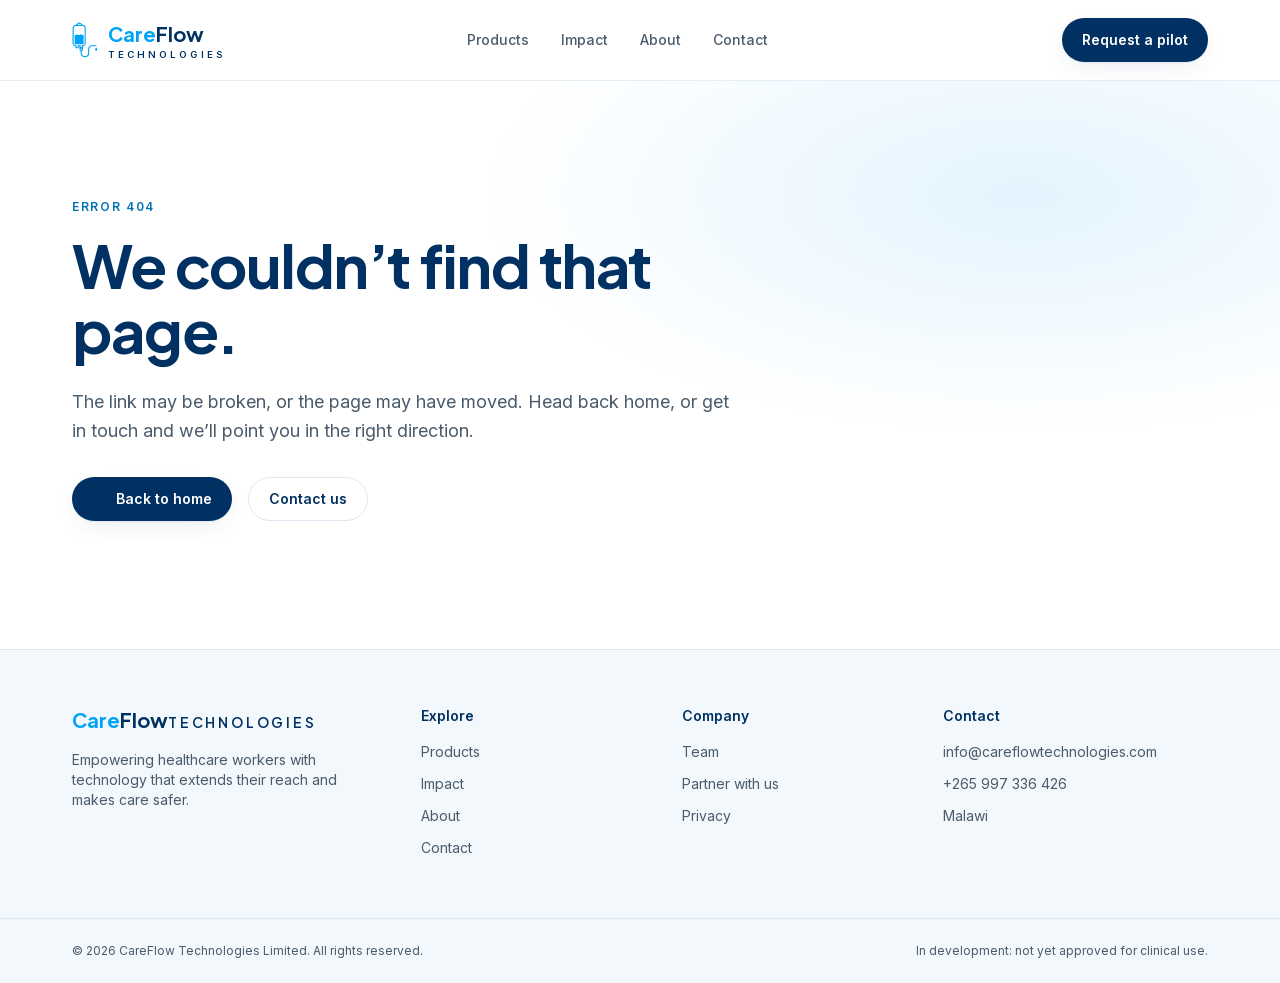
<file: 200.html>
<!DOCTYPE html><html  lang="en"><head><meta charset="utf-8"><meta name="viewport" content="width=device-width, initial-scale=1"><script type="importmap">{"imports":{"#entry":"/_nuxt/DRQ7sZam.js"}}</script><script>document.documentElement.classList.add('js')</script><link rel="stylesheet" href="/_nuxt/entry.BHixLTxo.css" crossorigin><link rel="modulepreload" as="script" crossorigin href="/_nuxt/DRQ7sZam.js"><link rel="modulepreload" as="script" crossorigin href="/_nuxt/BdETwZT7.js"><link rel="modulepreload" as="script" crossorigin href="/_nuxt/DqLVaKEB.js"><script type="module" src="/_nuxt/DRQ7sZam.js" crossorigin></script><link rel="prefetch" as="script" crossorigin href="/_nuxt/DU6srnIH.js"><link rel="prefetch" as="script" crossorigin href="/_nuxt/CrPhr7SD.js"><link rel="icon" type="image/svg+xml" href="/favicon.svg"><link rel="icon" type="image/png" sizes="32x32" href="/favicon-32.png"><link rel="icon" href="/favicon.ico" sizes="48x48"><link rel="apple-touch-icon" href="/apple-touch-icon.png"><title>· CareFlow Technologies</title><script>"use strict";(()=>{const o=window,e=document.documentElement,c=["dark","light"],s=getStorageValue("localStorage","nuxt-color-mode")||"system";let r=s==="system"?f():s;const l=e.getAttribute("data-color-mode-forced");l&&(r=l),i(r),o["__NUXT_COLOR_MODE__"]={preference:s,value:r,getColorScheme:f,addColorScheme:i,removeColorScheme:d};function i(t){const a=""+t+"",n="";e.classList?e.classList.add(a):e.className+=" "+a,n&&e.setAttribute("data-"+n,t)}function d(t){const a=""+t+"",n="";e.classList?e.classList.remove(a):e.className=e.className.replace(new RegExp(a,"g"),""),n&&e.removeAttribute("data-"+n)}function u(t){return o.matchMedia("(prefers-color-scheme"+t+")")}function f(){if(o.matchMedia&&u("").media!=="not all"){for(const t of c)if(u(":"+t).matches)return t}return"light"}})();function getStorageValue(o,e){switch(o){case"localStorage":try{return window.localStorage.getItem(e)}catch{return null}case"sessionStorage":try{return window.sessionStorage.getItem(e)}catch{return null}case"cookie":try{return getCookie(e)}catch{return null}default:return null}}function getCookie(o){const c=("; "+window.document.cookie).split("; "+o+"=");if(c.length===2){const s=c.pop();return s?s.split(";").shift():null}}</script><style>@font-face{font-family:Plus Jakarta Sans;src:local(Plus Jakarta Sans Variable Italic),url(/_nuxt/fonts/h0AUkCfyfKyBKdwa_skvQ6DbDtFXLQ_Yy4xUirju9S4-jpeLu7eQ1_3PRT8dJ3oF3lAbnW0HnzvGEAmj9traCno.woff2)format("woff2");font-display:swap;unicode-range:U+460-52F,U+1C80-1C8A,U+20B4,U+2DE0-2DFF,U+A640-A69F,U+FE2E-FE2F;font-weight:400 700;font-style:italic}@font-face{font-family:Plus Jakarta Sans Fallback\: Segoe UI;src:local(Segoe UI);size-adjust:105.558%;ascent-override:98.3348%;descent-override:21.0311%;line-gap-override:0%}@font-face{font-family:Plus Jakarta Sans Fallback\: Helvetica Neue;src:local(Helvetica Neue);size-adjust:104%;ascent-override:99.8077%;descent-override:21.3462%;line-gap-override:0%}@font-face{font-family:Plus Jakarta Sans Fallback\: Arial;src:local(Arial);size-adjust:104.98%;ascent-override:98.8763%;descent-override:21.147%;line-gap-override:0%}@font-face{font-family:Plus Jakarta Sans Fallback\: Noto Sans;src:local(Noto Sans);size-adjust:98.7342%;ascent-override:105.131%;descent-override:22.4846%;line-gap-override:0%}@font-face{font-family:Plus Jakarta Sans;src:local(Plus Jakarta Sans Variable Italic),url(/_nuxt/fonts/EHhMPTZxs1DLFoSCpTpJi7S22G4OhYT8lewk_1xckC8-E9n0RhQShoqM5fLUT_RXtS4T2p_LAiIOBCwztLaRQuE.woff2)format("woff2");font-display:swap;unicode-range:U+102-103,U+110-111,U+128-129,U+168-169,U+1A0-1A1,U+1AF-1B0,U+300-301,U+303-304,U+308-309,U+323,U+329,U+1EA0-1EF9,U+20AB;font-weight:400 700;font-style:italic}@font-face{font-family:Plus Jakarta Sans;src:local(Plus Jakarta Sans Variable Italic),url(/_nuxt/fonts/MDwTfPBLLkOaYY6Syn3fT929XleGt5GMJv6uGhPZd0I-vv5nfMCKpC4Hg3_nmx6d4CQNZ3DqashpQcpoaoxsiuI.woff2)format("woff2");font-display:swap;unicode-range:U+100-2BA,U+2BD-2C5,U+2C7-2CC,U+2CE-2D7,U+2DD-2FF,U+304,U+308,U+329,U+1D00-1DBF,U+1E00-1E9F,U+1EF2-1EFF,U+2020,U+20A0-20AB,U+20AD-20C4,U+2113,U+2C60-2C7F,U+A720-A7FF;font-weight:400 700;font-style:italic}@font-face{font-family:Plus Jakarta Sans;src:local(Plus Jakarta Sans Variable Italic),url(/_nuxt/fonts/vFd0fmDQQ6dUNFYjwFyhfNYWu-rKrxD3zqwr7yfeIbc-0u56STp_ypV_wck1PaUooNhuP_s4aEQjZEEXgQsB7o4.woff2)format("woff2");font-display:swap;unicode-range:U+??,U+131,U+152-153,U+2BB-2BC,U+2C6,U+2DA,U+2DC,U+304,U+308,U+329,U+2000-206F,U+20AC,U+2122,U+2191,U+2193,U+2212,U+2215,U+FEFF,U+FFFD;font-weight:400 700;font-style:italic}@font-face{font-family:Plus Jakarta Sans;src:local(Plus Jakarta Sans Variable),url(/_nuxt/fonts/5IgvIzWAveoNXlQFVm-aWM8yNj5ha56cFNya7Z9Q_YE-FK1AhkTx9rn_wGOIv9D38I9BXDJWXSSVmaZRw4bsXHg.woff2)format("woff2");font-display:swap;unicode-range:U+460-52F,U+1C80-1C8A,U+20B4,U+2DE0-2DFF,U+A640-A69F,U+FE2E-FE2F;font-weight:400 700;font-style:normal}@font-face{font-family:Plus Jakarta Sans;src:local(Plus Jakarta Sans Variable),url(/_nuxt/fonts/LlkRNqpUXT184ITHz2ImBS70pPRrIYbBYm5lnR5T2hQ-QqfHOS8AuhvxUBWI2_o7dfCfV6sgPgo8fKatOL_oXaU.woff2)format("woff2");font-display:swap;unicode-range:U+102-103,U+110-111,U+128-129,U+168-169,U+1A0-1A1,U+1AF-1B0,U+300-301,U+303-304,U+308-309,U+323,U+329,U+1EA0-1EF9,U+20AB;font-weight:400 700;font-style:normal}@font-face{font-family:Plus Jakarta Sans;src:local(Plus Jakarta Sans Variable),url(/_nuxt/fonts/Z1Hxuez7RsZqYWJcXrjljtVt8dWJe-fB47SF0b3XCbM-bY_e0N33vFDEeRepazCWL6rGkfqt27UyV0RXQUhhydE.woff2)format("woff2");font-display:swap;unicode-range:U+100-2BA,U+2BD-2C5,U+2C7-2CC,U+2CE-2D7,U+2DD-2FF,U+304,U+308,U+329,U+1D00-1DBF,U+1E00-1E9F,U+1EF2-1EFF,U+2020,U+20A0-20AB,U+20AD-20C4,U+2113,U+2C60-2C7F,U+A720-A7FF;font-weight:400 700;font-style:normal}@font-face{font-family:Plus Jakarta Sans;src:local(Plus Jakarta Sans Variable),url(/_nuxt/fonts/N6a464ONG6G2QwvXkRQxmkb6Upu53F9VINRl-UICiPU-5A74LG92j2E8ztd62HTHyuecPyMCJzc74dIf2kdcJmE.woff2)format("woff2");font-display:swap;unicode-range:U+??,U+131,U+152-153,U+2BB-2BC,U+2C6,U+2DA,U+2DC,U+304,U+308,U+329,U+2000-206F,U+20AC,U+2122,U+2191,U+2193,U+2212,U+2215,U+FEFF,U+FFFD;font-weight:400 700;font-style:normal}@font-face{font-family:Inter;src:local(Inter Variable Italic),url(/_nuxt/fonts/DYJdeJPtCBIYWgA5cyxBmly7l27Wj1oQp4mFkXDxvIs-DPFPVSnB8cId8pOwgvRNA2TCO2OWamyoeCtk437Sapc.woff2)format("woff2");font-display:swap;unicode-range:U+460-52F,U+1C80-1C8A,U+20B4,U+2DE0-2DFF,U+A640-A69F,U+FE2E-FE2F;font-weight:400 700;font-style:italic}@font-face{font-family:Inter Fallback\: Segoe UI;src:local(Segoe UI);size-adjust:107.709%;ascent-override:89.9412%;descent-override:22.3946%;line-gap-override:0%}@font-face{font-family:Inter Fallback\: Helvetica Neue;src:local(Helvetica Neue);size-adjust:106.12%;ascent-override:91.2883%;descent-override:22.7301%;line-gap-override:0%}@font-face{font-family:Inter Fallback\: Arial;src:local(Arial);size-adjust:107.119%;ascent-override:90.4365%;descent-override:22.518%;line-gap-override:0%}@font-face{font-family:Inter Fallback\: Noto Sans;src:local(Noto Sans);size-adjust:100.747%;ascent-override:96.1571%;descent-override:23.9423%;line-gap-override:0%}@font-face{font-family:Inter;src:local(Inter Variable Italic),url(/_nuxt/fonts/QpJYL2mwM_fWcwdT8T92e3Zj7wNrhqhFzZMwIpW9Yhk-XgOijeIybntTr80kfTNzJ_MAYXALsEz4LGK8FlCLUMQ.woff2)format("woff2");font-display:swap;unicode-range:U+301,U+400-45F,U+490-491,U+4B0-4B1,U+2116;font-weight:400 700;font-style:italic}@font-face{font-family:Inter;src:local(Inter Variable Italic),url(/_nuxt/fonts/nRO08svVDfHK2I6XQv8acbCwVYFPI-lNFmbTO_Ato-U-leG_hYlPLJBni6ljwuquGygDJ11Q9JovV7X4etSwPIs.woff2)format("woff2");font-display:swap;unicode-range:U+1F??;font-weight:400 700;font-style:italic}@font-face{font-family:Inter;src:local(Inter Variable Italic),url(/_nuxt/fonts/DyoSP_ZB-sZ6jdZm0DNNNAZlak-n8B55ylByyLLv58Y-LDxnRyFE6SL_0xO8Ook5rXOokOEsSmBy44omeJ02DT4.woff2)format("woff2");font-display:swap;unicode-range:U+370-377,U+37A-37F,U+384-38A,U+38C,U+38E-3A1,U+3A3-3FF;font-weight:400 700;font-style:italic}@font-face{font-family:Inter;src:local(Inter Variable Italic),url(/_nuxt/fonts/xiWtFoOGVpxz2O8rJiJmkaO17BlbbGGm_obdnXH3FNs-8YIR4ZfCCs9oJJ4E1XpjqOJwDB0_yPAN4AMVgQAVTKs.woff2)format("woff2");font-display:swap;unicode-range:U+102-103,U+110-111,U+128-129,U+168-169,U+1A0-1A1,U+1AF-1B0,U+300-301,U+303-304,U+308-309,U+323,U+329,U+1EA0-1EF9,U+20AB;font-weight:400 700;font-style:italic}@font-face{font-family:Inter;src:local(Inter Variable Italic),url(/_nuxt/fonts/okGTeHOzA93WHhiHQhh2kiQFJ8jP7Rs_J1FR3XblyKk-bIMLl2bdqTiV6xWjXZLjoJYX4UhZc8AFIlYM7Hc12TM.woff2)format("woff2");font-display:swap;unicode-range:U+100-2BA,U+2BD-2C5,U+2C7-2CC,U+2CE-2D7,U+2DD-2FF,U+304,U+308,U+329,U+1D00-1DBF,U+1E00-1E9F,U+1EF2-1EFF,U+2020,U+20A0-20AB,U+20AD-20C4,U+2113,U+2C60-2C7F,U+A720-A7FF;font-weight:400 700;font-style:italic}@font-face{font-family:Inter;src:local(Inter Variable Italic),url(/_nuxt/fonts/shQVi3meleYLIUqZP9-ZwNpu1UG0BrC8W1a0_vPu1vM-WIRtv4uldWqfFM5rfsEDcWL99nKboOnkZoW_g2Ev8Uk.woff2)format("woff2");font-display:swap;unicode-range:U+??,U+131,U+152-153,U+2BB-2BC,U+2C6,U+2DA,U+2DC,U+304,U+308,U+329,U+2000-206F,U+20AC,U+2122,U+2191,U+2193,U+2212,U+2215,U+FEFF,U+FFFD;font-weight:400 700;font-style:italic}@font-face{font-family:Inter;src:local(Inter Variable),url(/_nuxt/fonts/95LF05ynkR2iited5vKC3ML7Mt4iflufgyYJQAK9nF4-NZaZZt6E_IGCSpI3DA35nDyNvesPNS4QNP7XC2pYBYE.woff2)format("woff2");font-display:swap;unicode-range:U+460-52F,U+1C80-1C8A,U+20B4,U+2DE0-2DFF,U+A640-A69F,U+FE2E-FE2F;font-weight:400 700;font-style:normal}@font-face{font-family:Inter;src:local(Inter Variable),url(/_nuxt/fonts/rKlr2fNB2-iyJhDGh3GjbB7U7xF6BMr1eV-ngyy8udQ-JfckSRSkmknXCHp5oZLIYR_jNB6MzYb7ifA6hU4lk2o.woff2)format("woff2");font-display:swap;unicode-range:U+301,U+400-45F,U+490-491,U+4B0-4B1,U+2116;font-weight:400 700;font-style:normal}@font-face{font-family:Inter;src:local(Inter Variable),url(/_nuxt/fonts/Nah9koTOFvXUREZWfV7DH4zgASpXCzPkz6Tn28ZWLF8-BPqOaS9b32mrF_JERGBi9aAWCHVMBVP2cgIrQCresgU.woff2)format("woff2");font-display:swap;unicode-range:U+1F??;font-weight:400 700;font-style:normal}@font-face{font-family:Inter;src:local(Inter Variable),url(/_nuxt/fonts/6yQlgZNOH42hUtIIIHjZiNFc1WmiHD7IpV78HkewQzs-Qk_1yENQUazQQ0tP2ZD16gLhgnkqQqP7MhASnXvWtqQ.woff2)format("woff2");font-display:swap;unicode-range:U+370-377,U+37A-37F,U+384-38A,U+38C,U+38E-3A1,U+3A3-3FF;font-weight:400 700;font-style:normal}@font-face{font-family:Inter;src:local(Inter Variable),url(/_nuxt/fonts/k3YRPyaHq8R9a3gxNSuQ3W_8hdDfEx-SbAtGnVOYnHY-fVFZzzariE_Uq-dTHevDSbvLurnlJRTddHpakm9Ws1w.woff2)format("woff2");font-display:swap;unicode-range:U+102-103,U+110-111,U+128-129,U+168-169,U+1A0-1A1,U+1AF-1B0,U+300-301,U+303-304,U+308-309,U+323,U+329,U+1EA0-1EF9,U+20AB;font-weight:400 700;font-style:normal}@font-face{font-family:Inter;src:local(Inter Variable),url(/_nuxt/fonts/der4-T0bORlPDyrpWSOU_0VRetbtC4vnusni_kWmK7Q-GXB5hylV4plFt0WDHf1wY5BRE9_7uLFvbkkQKAdfTP0.woff2)format("woff2");font-display:swap;unicode-range:U+100-2BA,U+2BD-2C5,U+2C7-2CC,U+2CE-2D7,U+2DD-2FF,U+304,U+308,U+329,U+1D00-1DBF,U+1E00-1E9F,U+1EF2-1EFF,U+2020,U+20A0-20AB,U+20AD-20C4,U+2113,U+2C60-2C7F,U+A720-A7FF;font-weight:400 700;font-style:normal}@font-face{font-family:Inter;src:local(Inter Variable),url(/_nuxt/fonts/23mtYSzxPVyLoxLNpoXveb5p0hEC2MbGLOudqhNuXQQ-sHyjhRga9hvdq4tAx7_wIeBFh1sLJ_E5PRwGnzrqxWs.woff2)format("woff2");font-display:swap;unicode-range:U+??,U+131,U+152-153,U+2BB-2BC,U+2C6,U+2DA,U+2DC,U+304,U+308,U+329,U+2000-206F,U+20AC,U+2122,U+2191,U+2193,U+2212,U+2215,U+FEFF,U+FFFD;font-weight:400 700;font-style:normal}</style></head><body><div id="__nuxt"></div><div id="teleports"></div><script>window.__NUXT_SITE_CONFIG__=(function(a,b){return {_priority:{env:-15,url:0,name:a,trailingSlash:a},env:"production",indexable:b,name:"CareFlow Technologies",trailingSlash:b,url:"https:\u002F\u002Fcareflowtechnologies.com"}}(-3,true))</script><script>window.__NUXT__={};window.__NUXT__.config={public:{siteUrl:"https://careflowtechnologies.com",emailjs:{serviceId:"service_zugaby9",templateId:"template_3v7lzeo",publicKey:"xlZKk8sNyBuHJsTt-"},recaptcha:{siteKey:"6LdxVf0tAAAAALUaGmte6hdTfie4nKNYfpcSnqFG"},umami:{websiteId:"9f81d5f0-fb1b-419d-9f19-0cdd0417304f",src:"https://cloud.umami.is/script.js"}},app:{baseURL:"/",buildId:"0a03ac2b-12ef-45eb-927a-fb8623819912",buildAssetsDir:"/_nuxt/",cdnURL:""}}</script><script type="application/json" data-nuxt-data="nuxt-app" data-ssr="false" id="__NUXT_DATA__">[{"prerenderedAt":1,"serverRendered":2},1792840105690,false]</script></body></html>
</file>
<file: _nuxt/entry.BHixLTxo.css>
/*! tailwindcss v4.3.3 | MIT License | https://tailwindcss.com */
@layer properties{@supports (((-webkit-hyphens:none)) and (not (margin-trim:inline))) or ((-moz-orient:inline) and (not (color:rgb(from red r g b)))){*,::backdrop,:after,:before{--tw-font-weight:initial;--tw-border-style:solid;--tw-shadow:0 0 #0000;--tw-shadow-color:initial;--tw-shadow-alpha:100%;--tw-inset-shadow:0 0 #0000;--tw-inset-shadow-color:initial;--tw-inset-shadow-alpha:100%;--tw-ring-color:initial;--tw-ring-shadow:0 0 #0000;--tw-inset-ring-color:initial;--tw-inset-ring-shadow:0 0 #0000;--tw-ring-inset:initial;--tw-ring-offset-width:0px;--tw-ring-offset-color:#fff;--tw-ring-offset-shadow:0 0 #0000;--tw-tracking:initial;--tw-translate-x:0;--tw-translate-y:0;--tw-translate-z:0;--tw-space-y-reverse:0;--tw-gradient-position:initial;--tw-gradient-from:#0000;--tw-gradient-via:#0000;--tw-gradient-to:#0000;--tw-gradient-stops:initial;--tw-gradient-via-stops:initial;--tw-gradient-from-position:0%;--tw-gradient-via-position:50%;--tw-gradient-to-position:100%;--tw-leading:initial;--tw-ordinal:initial;--tw-slashed-zero:initial;--tw-numeric-figure:initial;--tw-numeric-spacing:initial;--tw-numeric-fraction:initial;--tw-blur:initial;--tw-brightness:initial;--tw-contrast:initial;--tw-grayscale:initial;--tw-hue-rotate:initial;--tw-invert:initial;--tw-opacity:initial;--tw-saturate:initial;--tw-sepia:initial;--tw-drop-shadow:initial;--tw-drop-shadow-color:initial;--tw-drop-shadow-alpha:100%;--tw-drop-shadow-size:initial;--tw-backdrop-blur:initial;--tw-backdrop-brightness:initial;--tw-backdrop-contrast:initial;--tw-backdrop-grayscale:initial;--tw-backdrop-hue-rotate:initial;--tw-backdrop-invert:initial;--tw-backdrop-opacity:initial;--tw-backdrop-saturate:initial;--tw-backdrop-sepia:initial;--tw-duration:initial;--tw-scale-x:1;--tw-scale-y:1;--tw-scale-z:1;--tw-outline-style:solid}}}@layer theme{:host,:root{--font-mono:ui-monospace, SFMono-Regular, Menlo, Monaco, Consolas, "Liberation Mono", "Courier New", monospace;--color-red-50:oklch(97.1% .013 17.38);--color-red-300:oklch(80.8% .114 19.571);--color-red-400:oklch(70.4% .191 22.216);--color-red-500:oklch(63.7% .237 25.331);--color-red-700:oklch(50.5% .213 27.518);--color-amber-50:oklch(98.7% .022 95.277);--color-amber-400:oklch(82.8% .189 84.429);--color-amber-500:oklch(76.9% .188 70.08);--color-amber-700:oklch(55.5% .163 48.998);--color-emerald-400:oklch(76.5% .177 163.223);--color-emerald-500:oklch(69.6% .17 162.48);--color-emerald-700:oklch(50.8% .118 165.612);--color-slate-900:oklch(20.8% .042 265.755);--color-black:#000;--color-white:#fff;--spacing:.25rem;--container-xs:20rem;--container-xl:36rem;--container-2xl:42rem;--container-3xl:48rem;--text-xs:.75rem;--text-xs--line-height:calc(1 / .75);--text-sm:.875rem;--text-sm--line-height:calc(1.25 / .875);--text-base:1rem;--text-base--line-height:calc(1.5);--text-lg:1.125rem;--text-lg--line-height:calc(1.75 / 1.125);--text-xl:1.25rem;--text-xl--line-height:calc(1.4);--text-2xl:1.5rem;--text-2xl--line-height:calc(2 / 1.5);--text-3xl:1.875rem;--text-3xl--line-height:calc(1.2);--text-4xl:2.25rem;--text-4xl--line-height:calc(2.5 / 2.25);--text-5xl:3rem;--text-5xl--line-height:1;--text-6xl:3.75rem;--text-6xl--line-height:1;--text-7xl:4.5rem;--text-7xl--line-height:1;--font-weight-normal:400;--font-weight-medium:500;--font-weight-semibold:600;--font-weight-bold:700;--font-weight-extrabold:800;--tracking-tight:-.025em;--tracking-normal:0em;--leading-tight:1.25;--leading-snug:1.375;--leading-relaxed:1.625;--radius-md:.375rem;--radius-lg:.5rem;--radius-xl:.75rem;--animate-spin:spin 1s linear infinite;--aspect-video:16 / 9;--default-transition-duration:.15s;--default-transition-timing-function:cubic-bezier(.4, 0, .2, 1);--default-font-family:"Inter", "Inter Fallback: Segoe UI", "Inter Fallback: Helvetica Neue", "Inter Fallback: Arial", "Inter Fallback: Noto Sans", ui-sans-serif, system-ui, sans-serif;--default-mono-font-family:var(--font-mono)}}@layer base{*,::backdrop,:after,:before{box-sizing:border-box;border:0 solid;margin:0;padding:0}::file-selector-button{box-sizing:border-box;border:0 solid;margin:0;padding:0}:host,html{-webkit-text-size-adjust:100%;tab-size:4;line-height:1.5;font-family:var(--default-font-family,-apple-system,BlinkMacSystemFont,"Segoe UI",Roboto,"Helvetica Neue","Noto Sans",Arial,sans-serif,"Apple Color Emoji","Segoe UI Emoji","Segoe UI Symbol","Noto Color Emoji");font-feature-settings:var(--default-font-feature-settings,normal);font-variation-settings:var(--default-font-variation-settings,normal);-webkit-tap-highlight-color:transparent}hr{height:0;color:inherit;border-top-width:1px}abbr:where([title]){-webkit-text-decoration:underline dotted;text-decoration:underline dotted}h1,h2,h3,h4,h5,h6{font-size:inherit;font-weight:inherit}a{color:inherit;-webkit-text-decoration:inherit;-webkit-text-decoration:inherit;text-decoration:inherit}b,strong{font-weight:bolder}code,kbd,pre,samp{font-family:var(--default-mono-font-family,ui-monospace,SFMono-Regular,Menlo,Monaco,Consolas,"Liberation Mono","Courier New",monospace);font-feature-settings:var(--default-mono-font-feature-settings,normal);font-variation-settings:var(--default-mono-font-variation-settings,normal);font-size:1em}small{font-size:80%}sub,sup{vertical-align:baseline;font-size:75%;line-height:0;position:relative}sub{bottom:-.25em}sup{top:-.5em}table{text-indent:0;border-color:inherit;border-collapse:collapse}:-moz-focusring:where(:not(iframe)){outline:auto}progress{vertical-align:baseline}summary{display:list-item}menu,ol,ul{list-style:none}audio,canvas,embed,iframe,img,object,svg,video{vertical-align:middle;display:block}img,video{max-width:100%;height:auto}button,input,optgroup,select,textarea{font:inherit;font-feature-settings:inherit;font-variation-settings:inherit;letter-spacing:inherit;color:inherit;opacity:1;background-color:#0000;border-radius:0}::file-selector-button{font:inherit;font-feature-settings:inherit;font-variation-settings:inherit;letter-spacing:inherit;color:inherit;opacity:1;background-color:#0000;border-radius:0}:where(select:is([multiple],[size])) optgroup{font-weight:bolder}:where(select:is([multiple],[size])) optgroup option{padding-inline-start:20px}::file-selector-button{margin-inline-end:4px}::placeholder{opacity:1}@supports (not ((-webkit-appearance:-apple-pay-button))) or (contain-intrinsic-size:1px){::placeholder{color:currentColor}@supports (color:color-mix(in lab,red,red)){::placeholder{color:color-mix(in oklab,currentcolor 50%,transparent)}}}textarea{resize:vertical}::-webkit-search-decoration{-webkit-appearance:none}::-webkit-date-and-time-value{min-height:1lh;text-align:inherit}::-webkit-datetime-edit{display:inline-flex}::-webkit-datetime-edit-fields-wrapper{padding:0}::-webkit-datetime-edit{padding-block:0}::-webkit-datetime-edit-day-field{padding-block:0}::-webkit-datetime-edit-hour-field{padding-block:0}::-webkit-datetime-edit-meridiem-field{padding-block:0}::-webkit-datetime-edit-millisecond-field{padding-block:0}::-webkit-datetime-edit-minute-field{padding-block:0}::-webkit-datetime-edit-month-field{padding-block:0}::-webkit-datetime-edit-second-field{padding-block:0}::-webkit-datetime-edit-year-field{padding-block:0}::-webkit-calendar-picker-indicator{line-height:1}:-moz-ui-invalid{box-shadow:none}button,input:where([type=button],[type=reset],[type=submit]){appearance:button}::file-selector-button{appearance:button}::-webkit-inner-spin-button{height:auto}::-webkit-outer-spin-button{height:auto}[hidden]:where(:not([hidden=until-found])){display:none!important}body{background-color:var(--bg);color:var(--ink);-webkit-font-smoothing:antialiased;-moz-osx-font-smoothing:grayscale;font-family:Inter,Inter Fallback\: Segoe UI,Inter Fallback\: Helvetica Neue,Inter Fallback\: Arial,Inter Fallback\: Noto Sans,ui-sans-serif,system-ui,sans-serif}h1,h2,h3,h4{--tw-tracking:var(--tracking-tight);letter-spacing:var(--tracking-tight);color:var(--navy);font-family:Plus Jakarta Sans,Plus Jakarta Sans Fallback\: Segoe UI,Plus Jakarta Sans Fallback\: Helvetica Neue,Plus Jakarta Sans Fallback\: Arial,Plus Jakarta Sans Fallback\: Noto Sans,ui-sans-serif,system-ui,sans-serif}:focus-visible{outline-style:var(--tw-outline-style);outline-offset:2px;outline-width:2px;outline-color:var(--sky-ink)}}@layer components;@layer utilities{.sheen{pointer-events:none;background:linear-gradient(100deg,transparent,var(--ink-inverse),transparent);inset-block:0;width:33%;animation:8s ease-in-out infinite sheen;position:absolute;left:0}@supports (color:color-mix(in lab,red,red)){.sheen{background:linear-gradient(100deg,transparent,color-mix(in srgb,var(--ink-inverse) 10%,transparent),transparent)}}.pointer-events-none{pointer-events:none}.invisible{visibility:hidden}.pulse-ring{position:relative}.pulse-ring:after{content:"";border-radius:inherit;background:inherit;animation:3s ease-out infinite pulse-ring;inset:0}.absolute,.pulse-ring:after,.sr-only{position:absolute}.sr-only{clip-path:inset(50%);white-space:nowrap;border-width:0;width:1px;height:1px;margin:-1px;padding:0;overflow:hidden}.relative{position:relative}.sticky{position:sticky}.inset-0{inset:0}.inset-x-0{inset-inline:0}.top-0{top:0}.top-1\/2{top:50%}.top-3{top:calc(var(--spacing) * 3)}.top-10{top:calc(var(--spacing) * 10)}.top-12{top:calc(var(--spacing) * 12)}.top-\[53px\]{top:53px}.top-full{top:100%}.-right-2{right:calc(var(--spacing) * -2)}.right-3{right:calc(var(--spacing) * 3)}.right-4{right:calc(var(--spacing) * 4)}.right-\[12\%\]{right:12%}.right-\[16\%\]{right:16%}.-bottom-36{bottom:calc(var(--spacing) * -36)}.bottom-0{bottom:0}.bottom-2{bottom:calc(var(--spacing) * 2)}.bottom-5{bottom:calc(var(--spacing) * 5)}.bottom-12{bottom:calc(var(--spacing) * 12)}.left-0{left:0}.left-1\/2{left:50%}.left-2{left:calc(var(--spacing) * 2)}.left-6{left:calc(var(--spacing) * 6)}.left-\[12\%\]{left:12%}.left-\[16\%\]{left:16%}.left-\[45px\]{left:45px}.z-30{z-index:30}.z-50{z-index:50}.container{width:100%}@media (width>=40rem){.container{max-width:40rem}}@media (width>=48rem){.container{max-width:48rem}}@media (width>=64rem){.container{max-width:64rem}}@media (width>=80rem){.container{max-width:80rem}}@media (width>=96rem){.container{max-width:96rem}}.container-x{width:100%;max-width:1200px;padding-inline:calc(var(--spacing) * 4);margin-inline:auto}@media (width>=40rem){.container-x{padding-inline:calc(var(--spacing) * 6)}}@media (width>=64rem){.container-x{padding-inline:calc(var(--spacing) * 8)}}.mx-auto{margin-inline:auto}.mt-0\.5{margin-top:calc(var(--spacing) * .5)}.mt-1{margin-top:var(--spacing)}.mt-2{margin-top:calc(var(--spacing) * 2)}.mt-3{margin-top:calc(var(--spacing) * 3)}.mt-4{margin-top:calc(var(--spacing) * 4)}.mt-5{margin-top:calc(var(--spacing) * 5)}.mt-6{margin-top:calc(var(--spacing) * 6)}.mt-8{margin-top:calc(var(--spacing) * 8)}.mt-10{margin-top:calc(var(--spacing) * 10)}.mt-12{margin-top:calc(var(--spacing) * 12)}.mt-16{margin-top:calc(var(--spacing) * 16)}.mb-3{margin-bottom:calc(var(--spacing) * 3)}.ml-0\.5{margin-left:calc(var(--spacing) * .5)}.ml-1{margin-left:var(--spacing)}.btn-ghost{min-height:calc(var(--spacing) * 11);justify-content:center;align-items:center;gap:calc(var(--spacing) * 2);padding-inline:calc(var(--spacing) * 5);font-size:var(--text-sm);line-height:var(--tw-leading,var(--text-sm--line-height));--tw-font-weight:var(--font-weight-semibold);font-weight:var(--font-weight-semibold);transition-property:color,background-color,border-color,outline-color,text-decoration-color,fill,stroke,--tw-gradient-from,--tw-gradient-via,--tw-gradient-to,opacity,box-shadow,transform,translate,scale,rotate,filter,-webkit-backdrop-filter,backdrop-filter,display,content-visibility,overlay,pointer-events;transition-timing-function:var(--tw-ease,var(--default-transition-timing-function));transition-duration:var(--tw-duration,var(--default-transition-duration));border-style:var(--tw-border-style);border-width:1px;border-color:var(--border);background-color:var(--surface);color:var(--navy);border-radius:2147483647px;display:inline-flex}@media (hover:hover){.btn-ghost:hover{border-color:var(--sky)}}.btn-ghost-inverse{min-height:calc(var(--spacing) * 11);justify-content:center;align-items:center;gap:calc(var(--spacing) * 2);padding-inline:calc(var(--spacing) * 5);font-size:var(--text-sm);line-height:var(--tw-leading,var(--text-sm--line-height));--tw-font-weight:var(--font-weight-semibold);font-weight:var(--font-weight-semibold);transition-property:color,background-color,border-color,outline-color,text-decoration-color,fill,stroke,--tw-gradient-from,--tw-gradient-via,--tw-gradient-to,opacity,box-shadow,transform,translate,scale,rotate,filter,-webkit-backdrop-filter,backdrop-filter,display,content-visibility,overlay,pointer-events;transition-timing-function:var(--tw-ease,var(--default-transition-timing-function));transition-duration:var(--tw-duration,var(--default-transition-duration));border-style:var(--tw-border-style);border-width:1px;border-color:var(--ink-inverse);color:var(--ink-inverse);border-radius:2147483647px;display:inline-flex}@supports (color:color-mix(in lab,red,red)){.btn-ghost-inverse{border-color:color-mix(in oklab,var(--ink-inverse) 30%,transparent)}}@media (hover:hover){.btn-ghost-inverse:hover{border-color:var(--ink-inverse)}.btn-inverse:hover,.btn-primary:hover{opacity:.9}}.btn-inverse{background-color:var(--ink-inverse);color:var(--surface-strong)}.btn-inverse,.btn-primary{min-height:calc(var(--spacing) * 11);justify-content:center;align-items:center;gap:calc(var(--spacing) * 2);padding-inline:calc(var(--spacing) * 5);font-size:var(--text-sm);line-height:var(--tw-leading,var(--text-sm--line-height));--tw-font-weight:var(--font-weight-semibold);font-weight:var(--font-weight-semibold);transition-property:color,background-color,border-color,outline-color,text-decoration-color,fill,stroke,--tw-gradient-from,--tw-gradient-via,--tw-gradient-to,opacity,box-shadow,transform,translate,scale,rotate,filter,-webkit-backdrop-filter,backdrop-filter,display,content-visibility,overlay,pointer-events;transition-timing-function:var(--tw-ease,var(--default-transition-timing-function));transition-duration:var(--tw-duration,var(--default-transition-duration));--tw-shadow:0 1px 2px var(--tw-shadow-color,#0131620f), 0 8px 24px -8px var(--tw-shadow-color,#0131621f);box-shadow:var(--tw-inset-shadow),var(--tw-inset-ring-shadow),var(--tw-ring-offset-shadow),var(--tw-ring-shadow),var(--tw-shadow);border-radius:2147483647px;display:inline-flex}.btn-primary{background-color:var(--primary);color:var(--primary-ink)}.eyebrow{gap:calc(var(--spacing) * 2);font-size:var(--text-xs);line-height:var(--tw-leading,var(--text-xs--line-height));--tw-tracking:.14em;letter-spacing:.14em;text-transform:uppercase}.eyebrow,.link-arrow{--tw-font-weight:var(--font-weight-semibold);font-weight:var(--font-weight-semibold);color:var(--sky-ink);align-items:center;display:inline-flex}.link-arrow{gap:calc(var(--spacing) * 1.5);font-size:var(--text-sm);line-height:var(--tw-leading,var(--text-sm--line-height))}.block{display:block}.flex{display:flex}.grid{display:grid}.hidden{display:none}.inline{display:inline}.inline-block{display:inline-block}.inline-flex{display:inline-flex}.aspect-\[4\/3\]{aspect-ratio:4/3}.aspect-\[4\/5\]{aspect-ratio:4/5}.aspect-\[16\/9\]{aspect-ratio:16/9}.aspect-video{aspect-ratio:var(--aspect-video)}.size-1\.5{width:calc(var(--spacing) * 1.5);height:calc(var(--spacing) * 1.5)}.size-2{width:calc(var(--spacing) * 2);height:calc(var(--spacing) * 2)}.size-3{width:calc(var(--spacing) * 3);height:calc(var(--spacing) * 3)}.size-4{width:calc(var(--spacing) * 4);height:calc(var(--spacing) * 4)}.size-5{width:calc(var(--spacing) * 5);height:calc(var(--spacing) * 5)}.size-6{width:calc(var(--spacing) * 6);height:calc(var(--spacing) * 6)}.size-8{width:calc(var(--spacing) * 8);height:calc(var(--spacing) * 8)}.size-11{width:calc(var(--spacing) * 11);height:calc(var(--spacing) * 11)}.size-12{width:calc(var(--spacing) * 12);height:calc(var(--spacing) * 12)}.size-14{width:calc(var(--spacing) * 14);height:calc(var(--spacing) * 14)}.size-20{width:calc(var(--spacing) * 20);height:calc(var(--spacing) * 20)}.size-full{width:100%;height:100%}.h-1{height:var(--spacing)}.h-1\.5{height:calc(var(--spacing) * 1.5)}.h-9{height:calc(var(--spacing) * 9)}.h-10{height:calc(var(--spacing) * 10)}.h-16{height:calc(var(--spacing) * 16)}.h-32{height:calc(var(--spacing) * 32)}.h-56{height:calc(var(--spacing) * 56)}.h-\[2px\]{height:2px}.h-full{height:100%}.h-px{height:1px}.min-h-11{min-height:calc(var(--spacing) * 11)}.min-h-12{min-height:calc(var(--spacing) * 12)}.min-h-dvh{min-height:100dvh}.w-12{width:calc(var(--spacing) * 12)}.w-44{width:calc(var(--spacing) * 44)}.w-64{width:calc(var(--spacing) * 64)}.w-\[2px\]{width:2px}.w-auto{width:auto}.w-full{width:100%}.w-px{width:1px}.max-w-2xl{max-width:var(--container-2xl)}.max-w-3xl{max-width:var(--container-3xl)}.max-w-\[540px\]{max-width:540px}.max-w-full{max-width:100%}.max-w-xl{max-width:var(--container-xl)}.max-w-xs{max-width:var(--container-xs)}.min-w-0{min-width:0}.flex-1{flex:1}.shrink-0{flex-shrink:0}.-translate-x-1\/2{--tw-translate-x:calc(-50%)}.-translate-x-1\/2,.-translate-y-1\/2{translate:var(--tw-translate-x) var(--tw-translate-y)}.-translate-y-1\/2{--tw-translate-y:calc(-50%)}.flow-line{background-image:linear-gradient(to bottom,var(--sky) 0 60%,transparent 60%);background-size:2px 12px;animation:2s linear infinite flow-y}.flow-line-x{background-image:linear-gradient(to right,var(--sky) 0 60%,transparent 60%);background-size:12px 2px;animation:2s linear infinite flow-x}.enter{animation:.7s cubic-bezier(.22,1,.36,1) backwards enter;animation-delay:var(--enter-delay,0s)}.animate-spin{animation:var(--animate-spin)}.float-y{animation:6s ease-in-out infinite float}.resize-y{resize:vertical}.scroll-mt-20{scroll-margin-top:calc(var(--spacing) * 20)}.appearance-none{appearance:none}.grid-cols-1{grid-template-columns:repeat(1,minmax(0,1fr))}.grid-cols-2{grid-template-columns:repeat(2,minmax(0,1fr))}.grid-cols-3{grid-template-columns:repeat(3,minmax(0,1fr))}.flex-col{flex-direction:column}.flex-col-reverse{flex-direction:column-reverse}.flex-wrap{flex-wrap:wrap}.place-items-center{place-items:center}.items-center{align-items:center}.items-end{align-items:flex-end}.items-start{align-items:flex-start}.justify-between{justify-content:space-between}.justify-center{justify-content:center}.gap-2{gap:calc(var(--spacing) * 2)}.gap-2\.5{gap:calc(var(--spacing) * 2.5)}.gap-3{gap:calc(var(--spacing) * 3)}.gap-4{gap:calc(var(--spacing) * 4)}.gap-5{gap:calc(var(--spacing) * 5)}.gap-6{gap:calc(var(--spacing) * 6)}.gap-8{gap:calc(var(--spacing) * 8)}.gap-10{gap:calc(var(--spacing) * 10)}.gap-12{gap:calc(var(--spacing) * 12)}:where(.space-y-1>:not(:last-child)){--tw-space-y-reverse:0;margin-block-start:calc(var(--spacing) * var(--tw-space-y-reverse));margin-block-end:calc(var(--spacing) * (1 - var(--tw-space-y-reverse)))}:where(.space-y-1\.5>:not(:last-child)){--tw-space-y-reverse:0;margin-block-start:calc((var(--spacing) * 1.5) * var(--tw-space-y-reverse));margin-block-end:calc((var(--spacing) * 1.5) * (1 - var(--tw-space-y-reverse)))}:where(.space-y-2>:not(:last-child)){--tw-space-y-reverse:0;margin-block-start:calc((var(--spacing) * 2) * var(--tw-space-y-reverse));margin-block-end:calc((var(--spacing) * 2) * (1 - var(--tw-space-y-reverse)))}:where(.space-y-3>:not(:last-child)){--tw-space-y-reverse:0;margin-block-start:calc((var(--spacing) * 3) * var(--tw-space-y-reverse));margin-block-end:calc((var(--spacing) * 3) * (1 - var(--tw-space-y-reverse)))}:where(.space-y-5>:not(:last-child)){--tw-space-y-reverse:0;margin-block-start:calc((var(--spacing) * 5) * var(--tw-space-y-reverse));margin-block-end:calc((var(--spacing) * 5) * (1 - var(--tw-space-y-reverse)))}:where(.space-y-8>:not(:last-child)){--tw-space-y-reverse:0;margin-block-start:calc((var(--spacing) * 8) * var(--tw-space-y-reverse));margin-block-end:calc((var(--spacing) * 8) * (1 - var(--tw-space-y-reverse)))}.gap-x-6{-moz-column-gap:calc(var(--spacing) * 6);column-gap:calc(var(--spacing) * 6)}.gap-y-10{row-gap:calc(var(--spacing) * 10)}.overflow-hidden{overflow:hidden}.card{border-style:var(--tw-border-style);border-width:1px;border-color:var(--border);background-color:var(--surface);--tw-shadow:0 1px 2px var(--tw-shadow-color,#0131620f), 0 8px 24px -8px var(--tw-shadow-color,#0131621f);box-shadow:var(--tw-inset-shadow),var(--tw-inset-ring-shadow),var(--tw-ring-offset-shadow),var(--tw-ring-shadow),var(--tw-shadow);border-radius:1.25rem}.rounded{border-radius:.25rem}.rounded-card{border-radius:1.25rem}.rounded-full{border-radius:2147483647px}.rounded-lg{border-radius:var(--radius-lg)}.rounded-md{border-radius:var(--radius-md)}.rounded-panel{border-radius:1.75rem}.rounded-xl{border-radius:var(--radius-xl)}.rounded-t-\[1\.6rem\]{border-top-left-radius:1.6rem;border-top-right-radius:1.6rem}.border{border-width:1px}.border,.border-2,.border-\[6px\]{border-style:var(--tw-border-style)}.border-2{border-width:2px}.border-\[6px\]{border-width:6px}.border-y{border-block-style:var(--tw-border-style);border-block-width:1px}.border-t{border-top-style:var(--tw-border-style);border-top-width:1px}.border-b{border-bottom-width:1px}.border-b,.border-b-0{border-bottom-style:var(--tw-border-style)}.border-b-0{border-bottom-width:0}.border-dashed{--tw-border-style:dashed;border-style:dashed}.border-border,.border-border\/70{border-color:var(--border)}@supports (color:color-mix(in lab,red,red)){.border-border\/70{border-color:color-mix(in oklab,var(--border) 70%,transparent)}}.border-danger{border-color:var(--danger)}.border-sky{border-color:var(--sky)}.border-slate-900{border-color:var(--color-slate-900)}.border-white\/10{border-color:#ffffff1a}.bg-amber-50{background-color:var(--color-amber-50)}.bg-amber-500{background-color:var(--color-amber-500)}.bg-bg,.bg-bg\/85{background-color:var(--bg)}@supports (color:color-mix(in lab,red,red)){.border-white\/10{border-color:color-mix(in oklab,var(--color-white) 10%,transparent)}.bg-bg\/85{background-color:color-mix(in oklab,var(--bg) 85%,transparent)}}.bg-black{background-color:var(--color-black)}.bg-black\/55{background-color:#0000008c}@supports (color:color-mix(in lab,red,red)){.bg-black\/55{background-color:color-mix(in oklab,var(--color-black) 55%,transparent)}}.bg-border{background-color:var(--border)}.bg-emerald-500{background-color:var(--color-emerald-500)}.bg-ink-inverse,.bg-ink-inverse\/95{background-color:var(--ink-inverse)}@supports (color:color-mix(in lab,red,red)){.bg-ink-inverse\/95{background-color:color-mix(in oklab,var(--ink-inverse) 95%,transparent)}}.bg-primary{background-color:var(--primary)}.bg-red-50{background-color:var(--color-red-50)}.bg-red-500{background-color:var(--color-red-500)}.bg-sky{background-color:var(--sky)}.bg-sky-soft{background-color:var(--sky-soft)}.bg-surface{background-color:var(--surface)}.bg-surface-muted{background-color:var(--surface-muted)}.bg-surface-strong,.bg-surface-strong\/70{background-color:var(--surface-strong)}.bg-linear-to-br{--tw-gradient-position:to bottom right;background-image:linear-gradient(var(--tw-gradient-stops))}@supports (background-image:linear-gradient(in lab,red,red)){.bg-linear-to-br{--tw-gradient-position:to bottom right in oklab}}.bg-linear-to-t{--tw-gradient-position:to top}@supports (background-image:linear-gradient(in lab,red,red)){.bg-linear-to-t{--tw-gradient-position:to top in oklab}}.bg-gradient-to-br,.bg-gradient-to-t,.bg-linear-to-t{background-image:linear-gradient(var(--tw-gradient-stops))}.bg-gradient-to-br{--tw-gradient-position:to bottom right in oklab}.bg-gradient-to-t{--tw-gradient-position:to top in oklab}.bg-\[radial-gradient\(50\%_80\%_at_50\%_0\%\,color-mix\(in_srgb\,var\(--sky\)_35\%\,transparent\)\,transparent_70\%\)\]{background-image:radial-gradient(50% 80% at 50% 0,var(--sky),transparent 70%)}@supports (color:color-mix(in lab,red,red)){.bg-surface-strong\/70{background-color:color-mix(in oklab,var(--surface-strong) 70%,transparent)}.bg-\[radial-gradient\(50\%_80\%_at_50\%_0\%\,color-mix\(in_srgb\,var\(--sky\)_35\%\,transparent\)\,transparent_70\%\)\]{background-image:radial-gradient(50% 80% at 50% 0,color-mix(in srgb,var(--sky) 35%,transparent),transparent 70%)}}.bg-\[radial-gradient\(60\%_60\%_at_80\%_20\%\,var\(--sky-soft\)\,transparent_70\%\)\]{background-image:radial-gradient(60% 60% at 80% 20%,var(--sky-soft),transparent 70%)}.from-sky-soft{--tw-gradient-from:var(--sky-soft)}.from-sky-soft,.from-surface-strong,.from-surface-strong\/80,.from-surface-strong\/90{--tw-gradient-stops:var(--tw-gradient-via-stops,var(--tw-gradient-position), var(--tw-gradient-from) var(--tw-gradient-from-position), var(--tw-gradient-to) var(--tw-gradient-to-position))}.from-surface-strong,.from-surface-strong\/80{--tw-gradient-from:var(--surface-strong)}@supports (color:color-mix(in lab,red,red)){.from-surface-strong\/80{--tw-gradient-from:color-mix(in oklab, var(--surface-strong) 80%, transparent)}}.from-surface-strong\/90{--tw-gradient-from:var(--surface-strong)}.via-surface-strong\/60{--tw-gradient-via:var(--surface-strong);--tw-gradient-via-stops:var(--tw-gradient-position), var(--tw-gradient-from) var(--tw-gradient-from-position), var(--tw-gradient-via) var(--tw-gradient-via-position), var(--tw-gradient-to) var(--tw-gradient-to-position);--tw-gradient-stops:var(--tw-gradient-via-stops)}.to-sky{--tw-gradient-to:var(--sky)}.to-sky,.to-surface-muted,.to-transparent{--tw-gradient-stops:var(--tw-gradient-via-stops,var(--tw-gradient-position), var(--tw-gradient-from) var(--tw-gradient-from-position), var(--tw-gradient-to) var(--tw-gradient-to-position))}.to-surface-muted{--tw-gradient-to:var(--surface-muted)}.to-transparent{--tw-gradient-to:transparent}.object-contain{-o-object-fit:contain;object-fit:contain}.object-cover{-o-object-fit:cover;object-fit:cover}.p-2{padding:calc(var(--spacing) * 2)}.p-3{padding:calc(var(--spacing) * 3)}.p-4{padding:calc(var(--spacing) * 4)}.p-5{padding:calc(var(--spacing) * 5)}.p-6{padding:calc(var(--spacing) * 6)}.p-8{padding:calc(var(--spacing) * 8)}.px-2{padding-inline:calc(var(--spacing) * 2)}.px-2\.5{padding-inline:calc(var(--spacing) * 2.5)}.px-3{padding-inline:calc(var(--spacing) * 3)}.px-4{padding-inline:calc(var(--spacing) * 4)}.px-5{padding-inline:calc(var(--spacing) * 5)}.px-6{padding-inline:calc(var(--spacing) * 6)}.section{padding-block:calc(var(--spacing) * 16)}@media (width>=48rem){.section{padding-block:calc(var(--spacing) * 20)}}@media (width>=64rem){.section{padding-block:calc(var(--spacing) * 24)}}.py-0\.5{padding-block:calc(var(--spacing) * .5)}.py-1{padding-block:var(--spacing)}.py-1\.5{padding-block:calc(var(--spacing) * 1.5)}.py-2{padding-block:calc(var(--spacing) * 2)}.py-2\.5{padding-block:calc(var(--spacing) * 2.5)}.py-3{padding-block:calc(var(--spacing) * 3)}.py-6{padding-block:calc(var(--spacing) * 6)}.py-10{padding-block:calc(var(--spacing) * 10)}.py-14{padding-block:calc(var(--spacing) * 14)}.pt-4{padding-top:calc(var(--spacing) * 4)}.pt-8{padding-top:calc(var(--spacing) * 8)}.pt-10{padding-top:calc(var(--spacing) * 10)}.pt-12{padding-top:calc(var(--spacing) * 12)}.pt-16{padding-top:calc(var(--spacing) * 16)}.pr-11{padding-right:calc(var(--spacing) * 11)}.pb-2{padding-bottom:calc(var(--spacing) * 2)}.pb-4{padding-bottom:calc(var(--spacing) * 4)}.pb-16{padding-bottom:calc(var(--spacing) * 16)}.pb-24{padding-bottom:calc(var(--spacing) * 24)}.text-center{text-align:center}.text-left{text-align:left}.font-display{font-family:Plus Jakarta Sans,Plus Jakarta Sans Fallback\: Segoe UI,Plus Jakarta Sans Fallback\: Helvetica Neue,Plus Jakarta Sans Fallback\: Arial,Plus Jakarta Sans Fallback\: Noto Sans,ui-sans-serif,system-ui,sans-serif}.font-sans{font-family:Inter,Inter Fallback\: Segoe UI,Inter Fallback\: Helvetica Neue,Inter Fallback\: Arial,Inter Fallback\: Noto Sans,ui-sans-serif,system-ui,sans-serif}.h2{font-size:var(--text-3xl);line-height:var(--tw-leading,var(--text-3xl--line-height));--tw-leading:var(--leading-tight);line-height:var(--leading-tight);--tw-font-weight:var(--font-weight-bold);font-weight:var(--font-weight-bold)}@media (width>=40rem){.h2{font-size:var(--text-4xl);line-height:var(--tw-leading,var(--text-4xl--line-height))}}@media (width>=64rem){.h2{font-size:2.75rem}}.lead{font-size:var(--text-base);line-height:var(--tw-leading,var(--text-base--line-height));--tw-leading:var(--leading-relaxed);line-height:var(--leading-relaxed);color:var(--ink-muted)}@media (width>=40rem){.lead{font-size:var(--text-lg);line-height:var(--tw-leading,var(--text-lg--line-height))}}.text-2xl{font-size:var(--text-2xl);line-height:var(--tw-leading,var(--text-2xl--line-height))}.text-3xl{font-size:var(--text-3xl);line-height:var(--tw-leading,var(--text-3xl--line-height))}.text-4xl{font-size:var(--text-4xl);line-height:var(--tw-leading,var(--text-4xl--line-height))}.text-7xl{font-size:var(--text-7xl);line-height:var(--tw-leading,var(--text-7xl--line-height))}.text-base{font-size:var(--text-base);line-height:var(--tw-leading,var(--text-base--line-height))}.text-lg{font-size:var(--text-lg);line-height:var(--tw-leading,var(--text-lg--line-height))}.text-sm{font-size:var(--text-sm);line-height:var(--tw-leading,var(--text-sm--line-height))}.text-xl{font-size:var(--text-xl);line-height:var(--tw-leading,var(--text-xl--line-height))}.text-xs{font-size:var(--text-xs);line-height:var(--tw-leading,var(--text-xs--line-height))}.text-\[0\.6rem\]{font-size:.6rem}.text-\[0\.7rem\]{font-size:.7rem}.text-\[0\.62rem\]{font-size:.62rem}.text-\[0\.65rem\]{font-size:.65rem}.text-\[2\.75rem\]{font-size:2.75rem}.leading-\[1\.04\]{--tw-leading:1.04;line-height:1.04}.leading-\[1\.08\]{--tw-leading:1.08;line-height:1.08}.leading-none{--tw-leading:1;line-height:1}.leading-relaxed{--tw-leading:var(--leading-relaxed);line-height:var(--leading-relaxed)}.leading-snug{--tw-leading:var(--leading-snug);line-height:var(--leading-snug)}.font-bold{--tw-font-weight:var(--font-weight-bold);font-weight:var(--font-weight-bold)}.font-extrabold{--tw-font-weight:var(--font-weight-extrabold);font-weight:var(--font-weight-extrabold)}.font-medium{--tw-font-weight:var(--font-weight-medium);font-weight:var(--font-weight-medium)}.font-normal{--tw-font-weight:var(--font-weight-normal);font-weight:var(--font-weight-normal)}.font-semibold{--tw-font-weight:var(--font-weight-semibold);font-weight:var(--font-weight-semibold)}.tracking-\[0\.2em\]{--tw-tracking:.2em;letter-spacing:.2em}.tracking-\[0\.32em\]{--tw-tracking:.32em;letter-spacing:.32em}.tracking-normal{--tw-tracking:var(--tracking-normal);letter-spacing:var(--tracking-normal)}.break-all{word-break:break-all}.whitespace-nowrap{white-space:nowrap}.text-amber-700{color:var(--color-amber-700)}.text-danger{color:var(--danger)}.text-emerald-700{color:var(--color-emerald-700)}.text-ink{color:var(--ink)}.text-ink-inverse,.text-ink-inverse\/70{color:var(--ink-inverse)}@supports (color:color-mix(in lab,red,red)){.from-surface-strong\/90{--tw-gradient-from:color-mix(in oklab, var(--surface-strong) 90%, transparent)}.via-surface-strong\/60{--tw-gradient-via:color-mix(in oklab, var(--surface-strong) 60%, transparent)}.text-ink-inverse\/70{color:color-mix(in oklab,var(--ink-inverse) 70%,transparent)}}.text-ink-inverse\/75{color:var(--ink-inverse)}@supports (color:color-mix(in lab,red,red)){.text-ink-inverse\/75{color:color-mix(in oklab,var(--ink-inverse) 75%,transparent)}}.text-ink-inverse\/80{color:var(--ink-inverse)}@supports (color:color-mix(in lab,red,red)){.text-ink-inverse\/80{color:color-mix(in oklab,var(--ink-inverse) 80%,transparent)}}.text-ink-muted{color:var(--ink-muted)}.text-navy{color:var(--navy)}.text-primary-ink{color:var(--primary-ink)}.text-red-700{color:var(--color-red-700)}.text-sky{color:var(--sky)}.text-sky-ink{color:var(--sky-ink)}.text-surface-strong{color:var(--surface-strong)}.text-white{color:var(--color-white)}.tabular-nums{--tw-numeric-spacing:tabular-nums;font-variant-numeric:var(--tw-ordinal,) var(--tw-slashed-zero,) var(--tw-numeric-figure,) var(--tw-numeric-spacing,) var(--tw-numeric-fraction,)}.underline{text-decoration-line:underline}.underline-offset-2{text-underline-offset:2px}.opacity-70{opacity:.7}.opacity-80{opacity:.8}.shadow-soft{--tw-shadow:0 1px 2px var(--tw-shadow-color,#0131620f), 0 8px 24px -8px var(--tw-shadow-color,#0131621f);box-shadow:var(--tw-inset-shadow),var(--tw-inset-ring-shadow),var(--tw-ring-offset-shadow),var(--tw-ring-shadow),var(--tw-shadow)}.grayscale{--tw-grayscale:grayscale(100%);filter:var(--tw-blur,) var(--tw-brightness,) var(--tw-contrast,) var(--tw-grayscale,) var(--tw-hue-rotate,) var(--tw-invert,) var(--tw-saturate,) var(--tw-sepia,) var(--tw-drop-shadow,)}.backdrop-blur{--tw-backdrop-blur:blur(8px);-webkit-backdrop-filter:var(--tw-backdrop-blur,) var(--tw-backdrop-brightness,) var(--tw-backdrop-contrast,) var(--tw-backdrop-grayscale,) var(--tw-backdrop-hue-rotate,) var(--tw-backdrop-invert,) var(--tw-backdrop-opacity,) var(--tw-backdrop-saturate,) var(--tw-backdrop-sepia,);backdrop-filter:var(--tw-backdrop-blur,) var(--tw-backdrop-brightness,) var(--tw-backdrop-contrast,) var(--tw-backdrop-grayscale,) var(--tw-backdrop-hue-rotate,) var(--tw-backdrop-invert,) var(--tw-backdrop-opacity,) var(--tw-backdrop-saturate,) var(--tw-backdrop-sepia,)}.transition{transition-property:color,background-color,border-color,outline-color,text-decoration-color,fill,stroke,--tw-gradient-from,--tw-gradient-via,--tw-gradient-to,opacity,box-shadow,transform,translate,scale,rotate,filter,-webkit-backdrop-filter,backdrop-filter,display,content-visibility,overlay,pointer-events}.transition,.transition-shadow,.transition-transform{transition-timing-function:var(--tw-ease,var(--default-transition-timing-function));transition-duration:var(--tw-duration,var(--default-transition-duration))}.transition-shadow{transition-property:box-shadow}.transition-transform{transition-property:transform,translate,scale,rotate}.duration-300{--tw-duration:.3s;transition-duration:.3s}.duration-500{--tw-duration:.5s;transition-duration:.5s}.\[--enter-delay\:150ms\]{--enter-delay:.15s}.\[--enter-delay\:300ms\]{--enter-delay:.3s}@media (hover:hover){.group-hover\:scale-105:is(:where(.group):hover *){--tw-scale-x:105%;--tw-scale-y:105%;--tw-scale-z:105%;scale:var(--tw-scale-x) var(--tw-scale-y)}.group-hover\:opacity-100:is(:where(.group):hover *){opacity:1}.group-hover\:grayscale-0:is(:where(.group):hover *){--tw-grayscale:grayscale(0%);filter:var(--tw-blur,) var(--tw-brightness,) var(--tw-contrast,) var(--tw-grayscale,) var(--tw-hue-rotate,) var(--tw-invert,) var(--tw-saturate,) var(--tw-sepia,) var(--tw-drop-shadow,)}}.group-focus-visible\:opacity-100:is(:where(.group):focus-visible *){opacity:1}.group-focus-visible\:grayscale-0:is(:where(.group):focus-visible *){--tw-grayscale:grayscale(0%);filter:var(--tw-blur,) var(--tw-brightness,) var(--tw-contrast,) var(--tw-grayscale,) var(--tw-hue-rotate,) var(--tw-invert,) var(--tw-saturate,) var(--tw-sepia,) var(--tw-drop-shadow,)}.placeholder\:text-ink-muted::placeholder{color:var(--ink-muted)}@media (hover:hover){.hover\:-translate-y-1:hover{--tw-translate-y:calc(var(--spacing) * -1);translate:var(--tw-translate-x) var(--tw-translate-y)}.hover\:border-sky:hover{border-color:var(--sky)}.hover\:bg-surface-muted:hover{background-color:var(--surface-muted)}.hover\:bg-surface-strong:hover{background-color:var(--surface-strong)}.hover\:text-ink-inverse:hover{color:var(--ink-inverse)}.hover\:text-navy:hover{color:var(--navy)}.hover\:shadow-glow:hover{--tw-shadow:var(--glow);box-shadow:var(--tw-inset-shadow),var(--tw-inset-ring-shadow),var(--tw-ring-offset-shadow),var(--tw-ring-shadow),var(--tw-shadow)}}.focus\:not-sr-only:focus{clip-path:none;white-space:normal;width:auto;height:auto;margin:0;padding:0;position:static;overflow:visible}.focus\:fixed:focus{position:fixed}.focus\:top-3:focus{top:calc(var(--spacing) * 3)}.focus\:left-3:focus{left:calc(var(--spacing) * 3)}.aria-\[invalid\=true\]\:border-danger[aria-invalid=true]{border-color:var(--danger)}@media (prefers-reduced-motion:no-preference){@media (hover:hover){.motion-safe\:group-hover\:translate-x-0\.5:is(:where(.group):hover *){--tw-translate-x:calc(var(--spacing) * .5);translate:var(--tw-translate-x) var(--tw-translate-y)}.motion-safe\:group-hover\:scale-105:is(:where(.group):hover *){--tw-scale-x:105%;--tw-scale-y:105%;--tw-scale-z:105%;scale:var(--tw-scale-x) var(--tw-scale-y)}.motion-safe\:group-hover\:scale-\[1\.03\]:is(:where(.group):hover *){scale:1.03}.motion-safe\:group-hover\:-rotate-3:is(:where(.group):hover *){rotate:-3deg}}}@media (width>=40rem){.sm\:left-\[53px\]{left:53px}.sm\:col-span-2{grid-column:span 2/span 2}.sm\:block{display:block}.sm\:inline-flex{display:inline-flex}.sm\:h-20{height:calc(var(--spacing) * 20)}.sm\:h-36{height:calc(var(--spacing) * 36)}.sm\:h-64{height:calc(var(--spacing) * 64)}.sm\:w-52{width:calc(var(--spacing) * 52)}.sm\:grid-cols-2{grid-template-columns:repeat(2,minmax(0,1fr))}.sm\:flex-row{flex-direction:row}.sm\:items-center{align-items:center}.sm\:justify-between{justify-content:space-between}.sm\:gap-4{gap:calc(var(--spacing) * 4)}.sm\:p-8{padding:calc(var(--spacing) * 8)}.sm\:p-10{padding:calc(var(--spacing) * 10)}.sm\:px-12{padding-inline:calc(var(--spacing) * 12)}.sm\:pb-40{padding-bottom:calc(var(--spacing) * 40)}.sm\:text-2xl{font-size:var(--text-2xl);line-height:var(--tw-leading,var(--text-2xl--line-height))}.sm\:text-3xl{font-size:var(--text-3xl);line-height:var(--tw-leading,var(--text-3xl--line-height))}.sm\:text-4xl{font-size:var(--text-4xl);line-height:var(--tw-leading,var(--text-4xl--line-height))}.sm\:text-5xl{font-size:var(--text-5xl);line-height:var(--tw-leading,var(--text-5xl--line-height))}.sm\:text-6xl{font-size:var(--text-6xl);line-height:var(--tw-leading,var(--text-6xl--line-height))}.sm\:text-lg{font-size:var(--text-lg);line-height:var(--tw-leading,var(--text-lg--line-height))}.sm\:text-xl{font-size:var(--text-xl);line-height:var(--tw-leading,var(--text-xl--line-height))}}@media (width>=48rem){.md\:order-last{order:9999}.md\:block{display:block}.md\:flex{display:flex}.md\:hidden{display:none}.md\:grid-cols-2{grid-template-columns:repeat(2,minmax(0,1fr))}.md\:grid-cols-3{grid-template-columns:repeat(3,minmax(0,1fr))}.md\:grid-cols-4{grid-template-columns:repeat(4,minmax(0,1fr))}.md\:grid-cols-\[0\.8fr_1\.2fr\]{grid-template-columns:.8fr 1.2fr}.md\:grid-cols-\[0\.9fr_1\.1fr\]{grid-template-columns:.9fr 1.1fr}.md\:grid-cols-\[1\.1fr_0\.9fr\]{grid-template-columns:1.1fr .9fr}.md\:grid-cols-\[1\.4fr_1fr_1fr_1\.2fr\]{grid-template-columns:1.4fr 1fr 1fr 1.2fr}.md\:grid-cols-\[1\.05fr_1fr\]{grid-template-columns:1.05fr 1fr}.md\:grid-cols-\[1\.5fr_1fr\]{grid-template-columns:1.5fr 1fr}.md\:gap-4{gap:calc(var(--spacing) * 4)}.md\:gap-8{gap:calc(var(--spacing) * 8)}.md\:gap-x-4{-moz-column-gap:calc(var(--spacing) * 4);column-gap:calc(var(--spacing) * 4)}.md\:p-5{padding:calc(var(--spacing) * 5)}.md\:p-6{padding:calc(var(--spacing) * 6)}.md\:p-7{padding:calc(var(--spacing) * 7)}.md\:text-lg{font-size:var(--text-lg);line-height:var(--tw-leading,var(--text-lg--line-height))}.md\:text-xl{font-size:var(--text-xl);line-height:var(--tw-leading,var(--text-xl--line-height))}.md\:text-\[3\.25rem\]{font-size:3.25rem}}@media (width>=64rem){.lg\:-right-8{right:calc(var(--spacing) * -8)}.lg\:block{display:block}.lg\:h-20{height:calc(var(--spacing) * 20)}.lg\:grid-cols-2{grid-template-columns:repeat(2,minmax(0,1fr))}.lg\:grid-cols-3{grid-template-columns:repeat(3,minmax(0,1fr))}.lg\:grid-cols-4{grid-template-columns:repeat(4,minmax(0,1fr))}.lg\:grid-cols-\[0\.9fr_1\.1fr\]{grid-template-columns:.9fr 1.1fr}.lg\:items-center{align-items:center}.lg\:gap-5{gap:calc(var(--spacing) * 5)}.lg\:gap-8{gap:calc(var(--spacing) * 8)}.lg\:gap-12{gap:calc(var(--spacing) * 12)}.lg\:gap-16{gap:calc(var(--spacing) * 16)}.lg\:p-8{padding:calc(var(--spacing) * 8)}.lg\:p-10{padding:calc(var(--spacing) * 10)}.lg\:px-5{padding-inline:calc(var(--spacing) * 5)}.lg\:py-12{padding-block:calc(var(--spacing) * 12)}.lg\:py-20{padding-block:calc(var(--spacing) * 20)}.lg\:pt-20{padding-top:calc(var(--spacing) * 20)}.lg\:pt-24{padding-top:calc(var(--spacing) * 24)}.lg\:pt-28{padding-top:calc(var(--spacing) * 28)}.lg\:pb-5{padding-bottom:calc(var(--spacing) * 5)}.lg\:pb-24{padding-bottom:calc(var(--spacing) * 24)}.lg\:pb-32{padding-bottom:calc(var(--spacing) * 32)}.lg\:text-2xl{font-size:var(--text-2xl);line-height:var(--tw-leading,var(--text-2xl--line-height))}.lg\:text-5xl{font-size:var(--text-5xl);line-height:var(--tw-leading,var(--text-5xl--line-height))}.lg\:text-6xl{font-size:var(--text-6xl);line-height:var(--tw-leading,var(--text-6xl--line-height))}.lg\:text-lg{font-size:var(--text-lg);line-height:var(--tw-leading,var(--text-lg--line-height))}.lg\:text-xl{font-size:var(--text-xl);line-height:var(--tw-leading,var(--text-xl--line-height))}.lg\:text-\[4\.25rem\]{font-size:4.25rem}}.dark\:flex:where(.dark,.dark *){display:flex}.dark\:hidden:where(.dark,.dark *){display:none}.dark\:bg-amber-500\/10:where(.dark,.dark *){background-color:#f99c001a}@supports (color:color-mix(in lab,red,red)){.dark\:bg-amber-500\/10:where(.dark,.dark *){background-color:color-mix(in oklab,var(--color-amber-500) 10%,transparent)}}.dark\:bg-red-500\/10:where(.dark,.dark *){background-color:#fb2c361a}@supports (color:color-mix(in lab,red,red)){.dark\:bg-red-500\/10:where(.dark,.dark *){background-color:color-mix(in oklab,var(--color-red-500) 10%,transparent)}}.dark\:text-amber-400:where(.dark,.dark *){color:var(--color-amber-400)}.dark\:text-emerald-400:where(.dark,.dark *){color:var(--color-emerald-400)}.dark\:text-red-300:where(.dark,.dark *){color:var(--color-red-300)}.dark\:text-red-400:where(.dark,.dark *){color:var(--color-red-400)}}:root{--bg:#fff;--surface:#fff;--surface-muted:#f3f8fc;--surface-strong:#013162;--border:#dce7f1;--ink:#0b1b2b;--ink-muted:#4a5b6c;--navy:#013162;--sky:#00a4f7;--sky-ink:#0072b5;--sky-soft:#e3f4fe;--primary:#013162;--primary-ink:#fff;--danger:#b42318;--glow:0 10px 32px -10px #00a4f773}.dark,:root{--ink-inverse:#fff}.dark{--bg:#06121f;--surface:#0c1d2e;--surface-muted:#0a1828;--surface-strong:#0e2a47;--border:#1c3247;--ink:#e6f0f8;--ink-muted:#9fb3c6;--navy:#cfe6f7;--sky:#33b7f9;--sky-ink:#5cc6fa;--sky-soft:#0f2c44;--primary:#33b7f9;--primary-ink:#04121f;--danger:#f97066;--glow:0 10px 32px -10px #33b7f980}.grecaptcha-badge{visibility:hidden}@keyframes drip{0%{opacity:0;transform:translateY(0)}15%{opacity:1}80%{opacity:1}to{opacity:0;transform:translateY(46px)}}.drop{animation:1.8s cubic-bezier(.5,0,.75,0) infinite drip}@keyframes enter{0%{opacity:0;transform:translateY(24px)}}@keyframes float{50%{transform:translateY(-6px)}}@keyframes pulse-ring{0%{opacity:.55;transform:scale(1)}to{opacity:0;transform:scale(2.8)}}@keyframes flow-x{to{background-position:12px 0}}@keyframes flow-y{to{background-position:0 12px}}@keyframes sheen{0%{transform:translate(-100%)}30%,to{transform:translate(400%)}}.js .reveal{opacity:0;transition:opacity .8s cubic-bezier(.22,1,.36,1),transform .8s cubic-bezier(.22,1,.36,1);transform:translateY(24px)}.js .reveal.is-visible{opacity:1;transform:none}.js .reveal-stagger:not(.is-visible)>*{opacity:0}.reveal-stagger.is-visible>*{animation:.7s cubic-bezier(.22,1,.36,1) backwards enter;animation-delay:calc(.12s * min(var(--i,0),8))}@media (prefers-reduced-motion:reduce){*,:after,:before{scroll-behavior:auto!important;transition-duration:.01ms!important;animation-duration:.01ms!important;animation-iteration-count:1!important}.drop,.enter,.float-y,.flow-line,.flow-line-x,.pulse-ring:after,.reveal-stagger.is-visible>*,.sheen{animation:none}.js .reveal{opacity:1;transform:none}.js .reveal-stagger:not(.is-visible)>*{opacity:1}}@property --tw-font-weight{syntax:"*";inherits:false}@property --tw-border-style{syntax:"*";inherits:false;initial-value:solid}@property --tw-shadow{syntax:"*";inherits:false;initial-value:0 0 #0000}@property --tw-shadow-color{syntax:"*";inherits:false}@property --tw-shadow-alpha{syntax:"<percentage>";inherits:false;initial-value:100%}@property --tw-inset-shadow{syntax:"*";inherits:false;initial-value:0 0 #0000}@property --tw-inset-shadow-color{syntax:"*";inherits:false}@property --tw-inset-shadow-alpha{syntax:"<percentage>";inherits:false;initial-value:100%}@property --tw-ring-color{syntax:"*";inherits:false}@property --tw-ring-shadow{syntax:"*";inherits:false;initial-value:0 0 #0000}@property --tw-inset-ring-color{syntax:"*";inherits:false}@property --tw-inset-ring-shadow{syntax:"*";inherits:false;initial-value:0 0 #0000}@property --tw-ring-inset{syntax:"*";inherits:false}@property --tw-ring-offset-width{syntax:"<length>";inherits:false;initial-value:0}@property --tw-ring-offset-color{syntax:"*";inherits:false;initial-value:#fff}@property --tw-ring-offset-shadow{syntax:"*";inherits:false;initial-value:0 0 #0000}@property --tw-tracking{syntax:"*";inherits:false}@property --tw-translate-x{syntax:"*";inherits:false;initial-value:0}@property --tw-translate-y{syntax:"*";inherits:false;initial-value:0}@property --tw-translate-z{syntax:"*";inherits:false;initial-value:0}@property --tw-space-y-reverse{syntax:"*";inherits:false;initial-value:0}@property --tw-gradient-position{syntax:"*";inherits:false}@property --tw-gradient-from{syntax:"<color>";inherits:false;initial-value:#0000}@property --tw-gradient-via{syntax:"<color>";inherits:false;initial-value:#0000}@property --tw-gradient-to{syntax:"<color>";inherits:false;initial-value:#0000}@property --tw-gradient-stops{syntax:"*";inherits:false}@property --tw-gradient-via-stops{syntax:"*";inherits:false}@property --tw-gradient-from-position{syntax:"<length-percentage>";inherits:false;initial-value:0%}@property --tw-gradient-via-position{syntax:"<length-percentage>";inherits:false;initial-value:50%}@property --tw-gradient-to-position{syntax:"<length-percentage>";inherits:false;initial-value:100%}@property --tw-leading{syntax:"*";inherits:false}@property --tw-ordinal{syntax:"*";inherits:false}@property --tw-slashed-zero{syntax:"*";inherits:false}@property --tw-numeric-figure{syntax:"*";inherits:false}@property --tw-numeric-spacing{syntax:"*";inherits:false}@property --tw-numeric-fraction{syntax:"*";inherits:false}@property --tw-blur{syntax:"*";inherits:false}@property --tw-brightness{syntax:"*";inherits:false}@property --tw-contrast{syntax:"*";inherits:false}@property --tw-grayscale{syntax:"*";inherits:false}@property --tw-hue-rotate{syntax:"*";inherits:false}@property --tw-invert{syntax:"*";inherits:false}@property --tw-opacity{syntax:"*";inherits:false}@property --tw-saturate{syntax:"*";inherits:false}@property --tw-sepia{syntax:"*";inherits:false}@property --tw-drop-shadow{syntax:"*";inherits:false}@property --tw-drop-shadow-color{syntax:"*";inherits:false}@property --tw-drop-shadow-alpha{syntax:"<percentage>";inherits:false;initial-value:100%}@property --tw-drop-shadow-size{syntax:"*";inherits:false}@property --tw-backdrop-blur{syntax:"*";inherits:false}@property --tw-backdrop-brightness{syntax:"*";inherits:false}@property --tw-backdrop-contrast{syntax:"*";inherits:false}@property --tw-backdrop-grayscale{syntax:"*";inherits:false}@property --tw-backdrop-hue-rotate{syntax:"*";inherits:false}@property --tw-backdrop-invert{syntax:"*";inherits:false}@property --tw-backdrop-opacity{syntax:"*";inherits:false}@property --tw-backdrop-saturate{syntax:"*";inherits:false}@property --tw-backdrop-sepia{syntax:"*";inherits:false}@property --tw-duration{syntax:"*";inherits:false}@property --tw-scale-x{syntax:"*";inherits:false;initial-value:1}@property --tw-scale-y{syntax:"*";inherits:false;initial-value:1}@property --tw-scale-z{syntax:"*";inherits:false;initial-value:1}@property --tw-outline-style{syntax:"*";inherits:false;initial-value:solid}@keyframes spin{to{transform:rotate(1turn)}}
</file>
